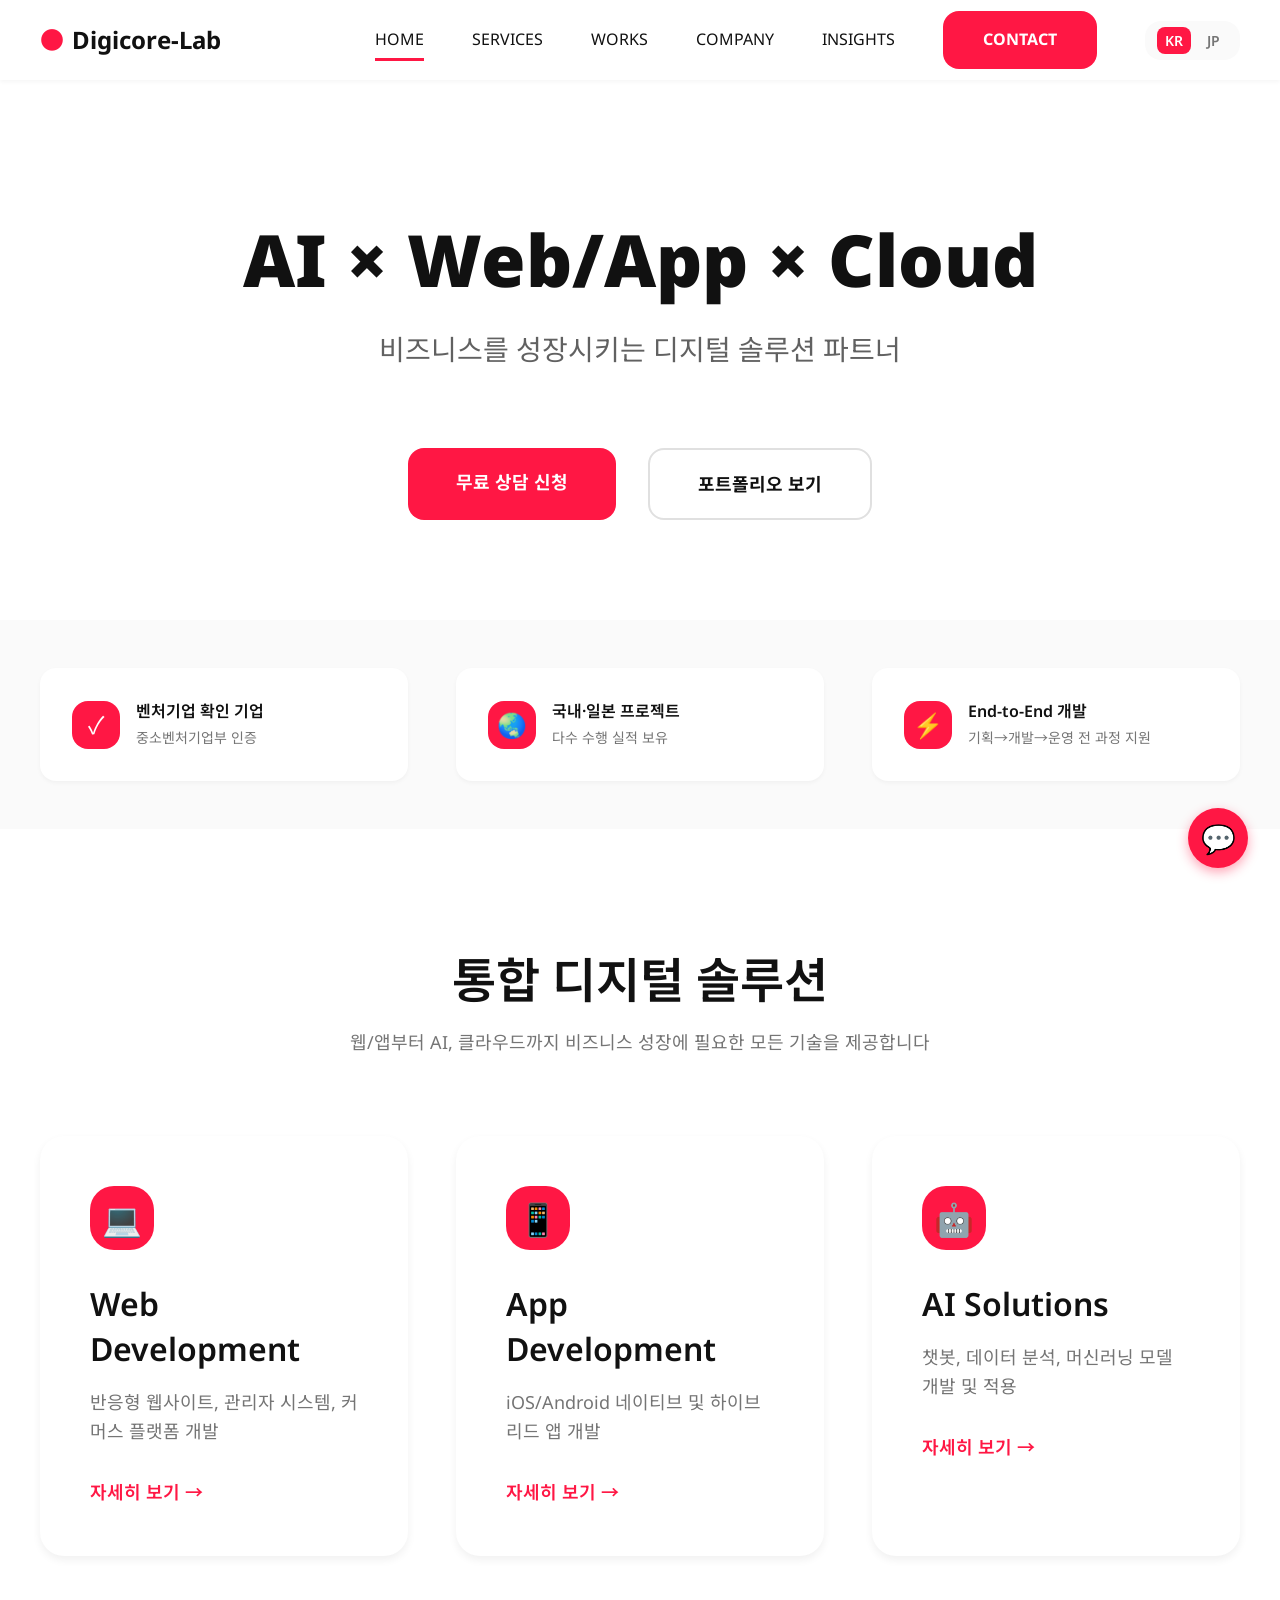
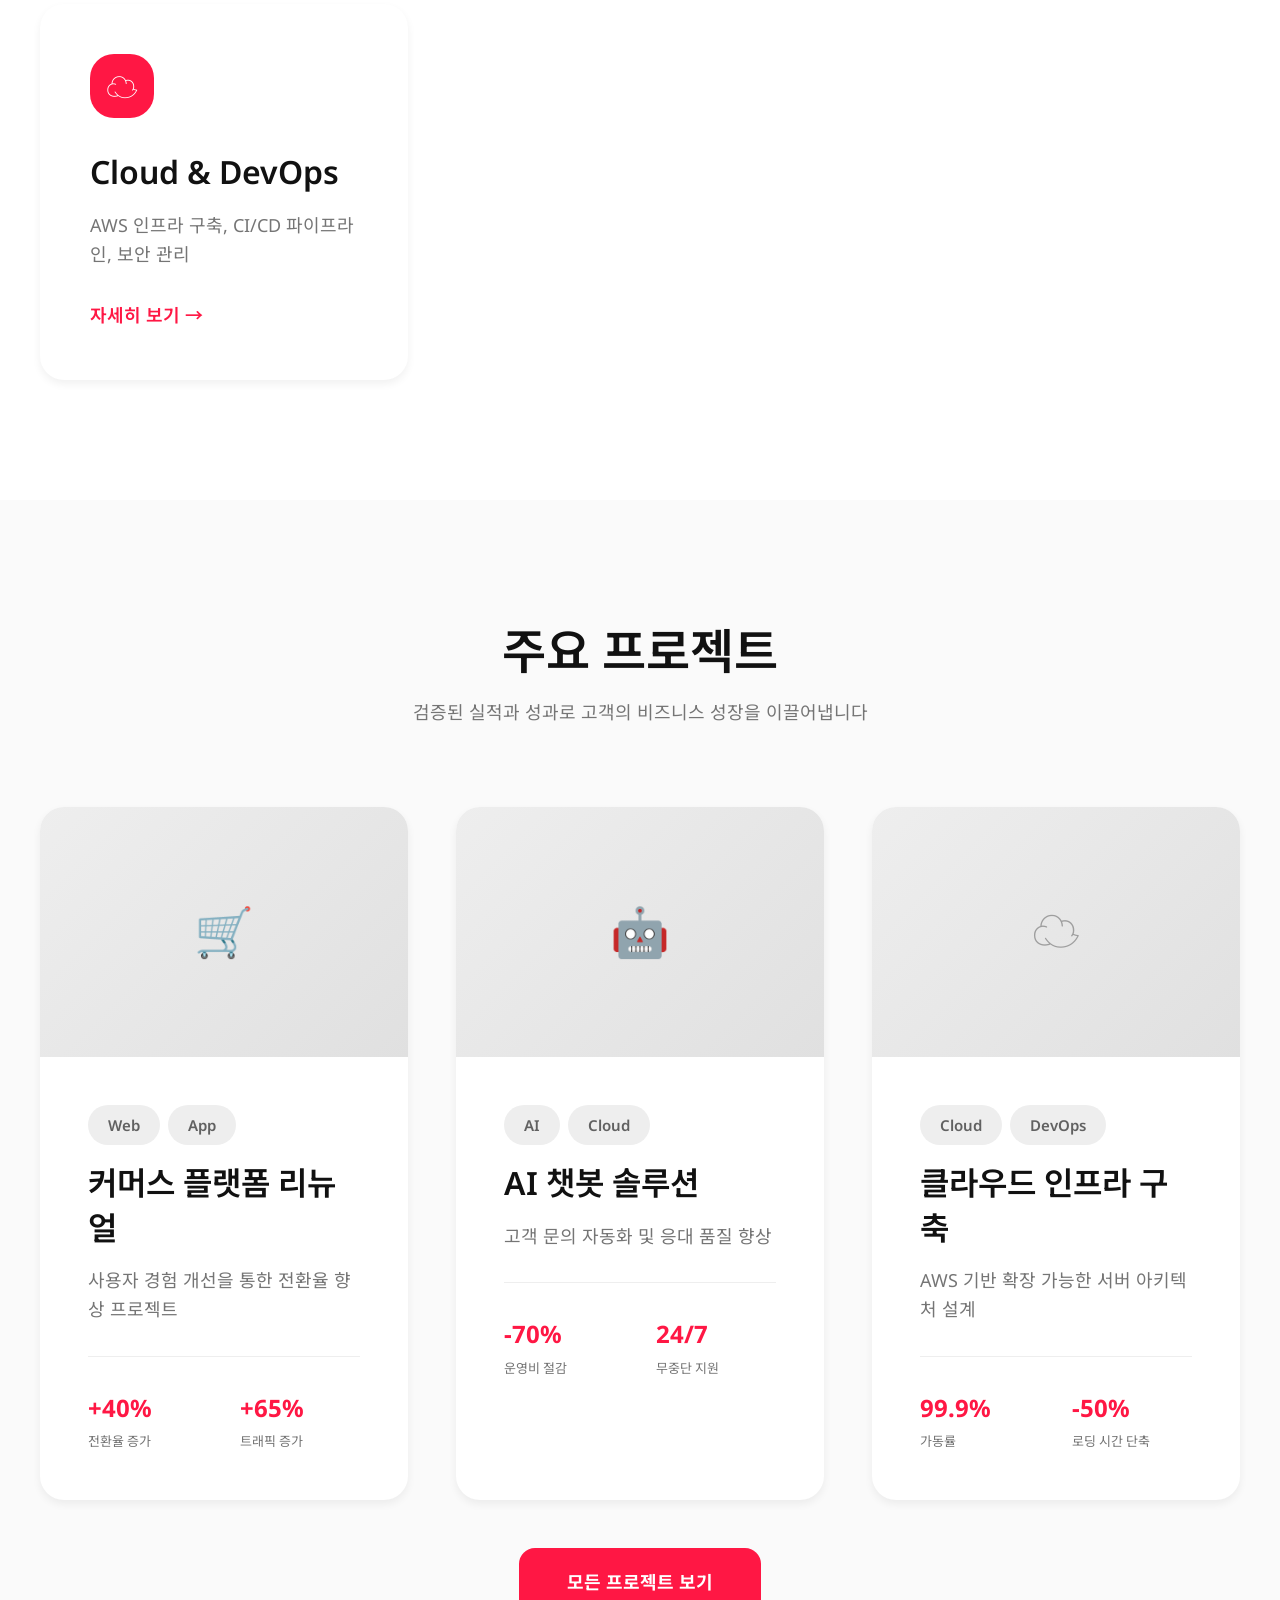
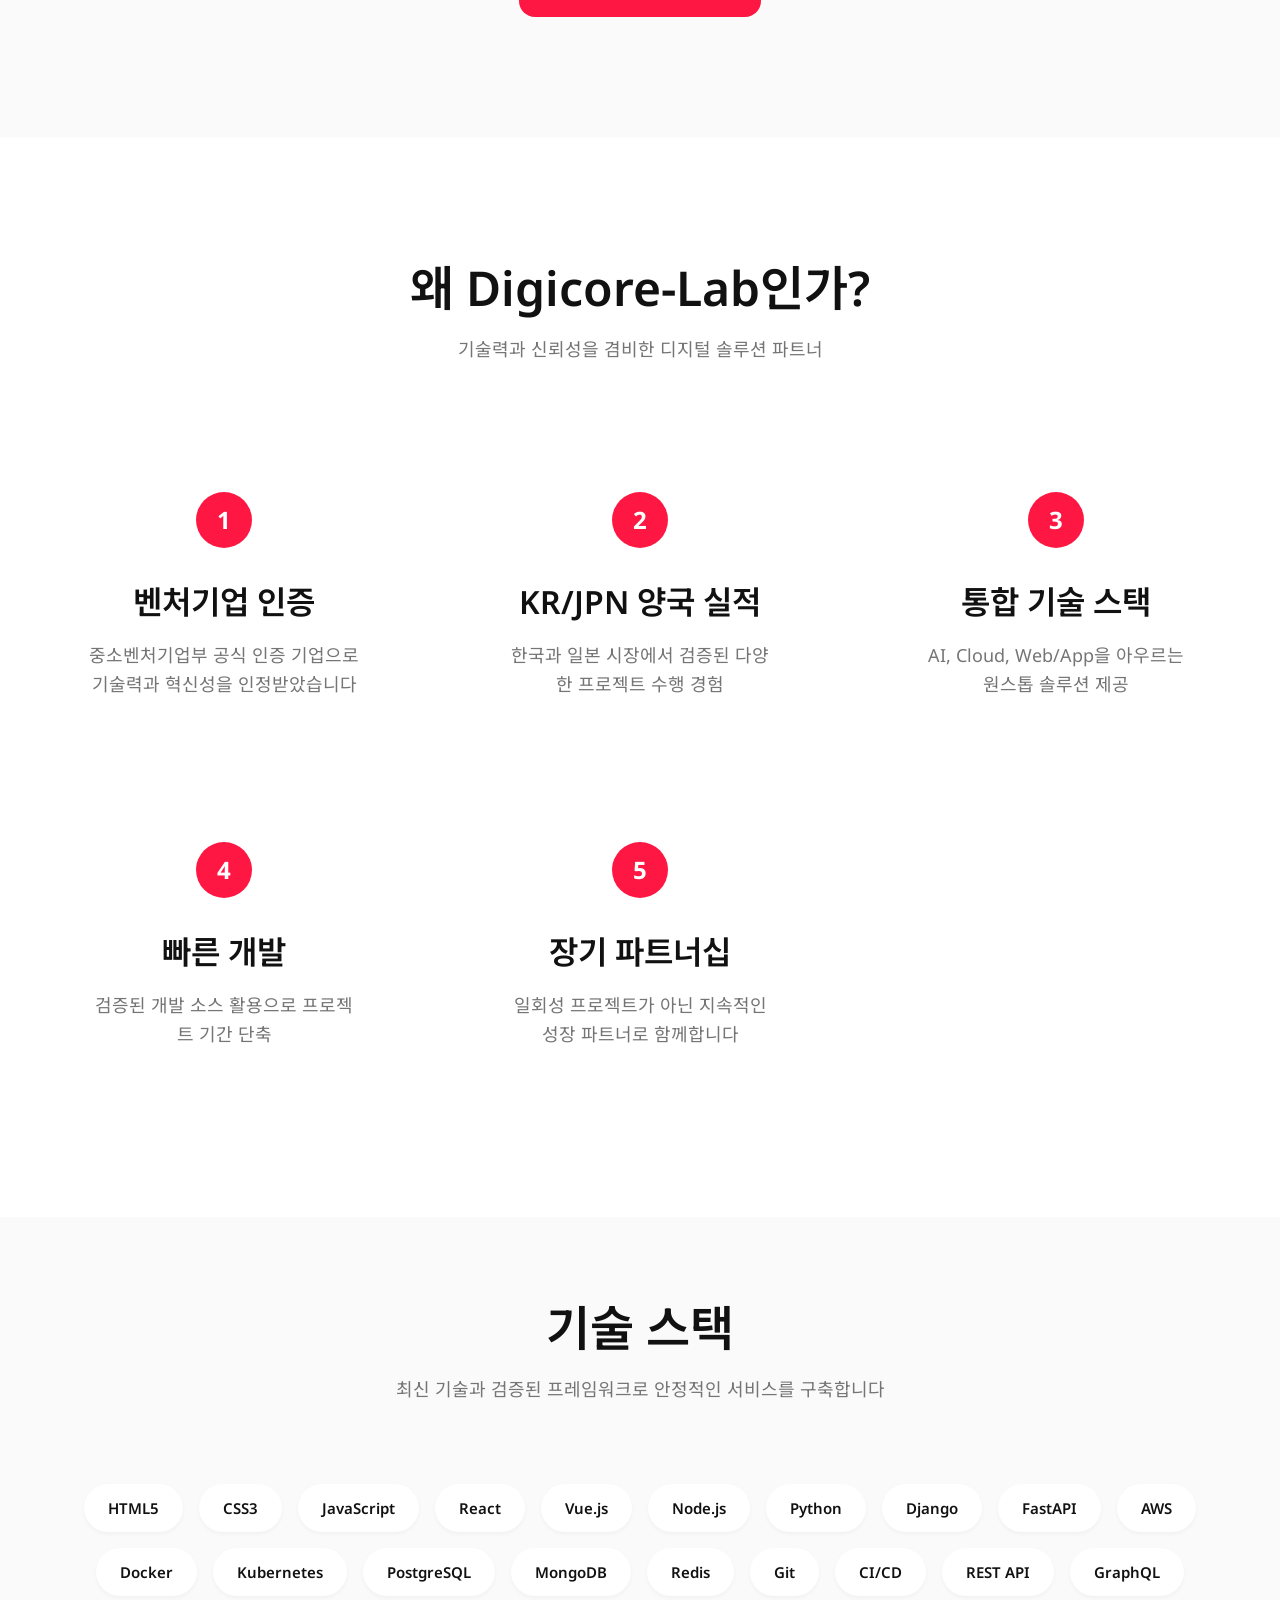
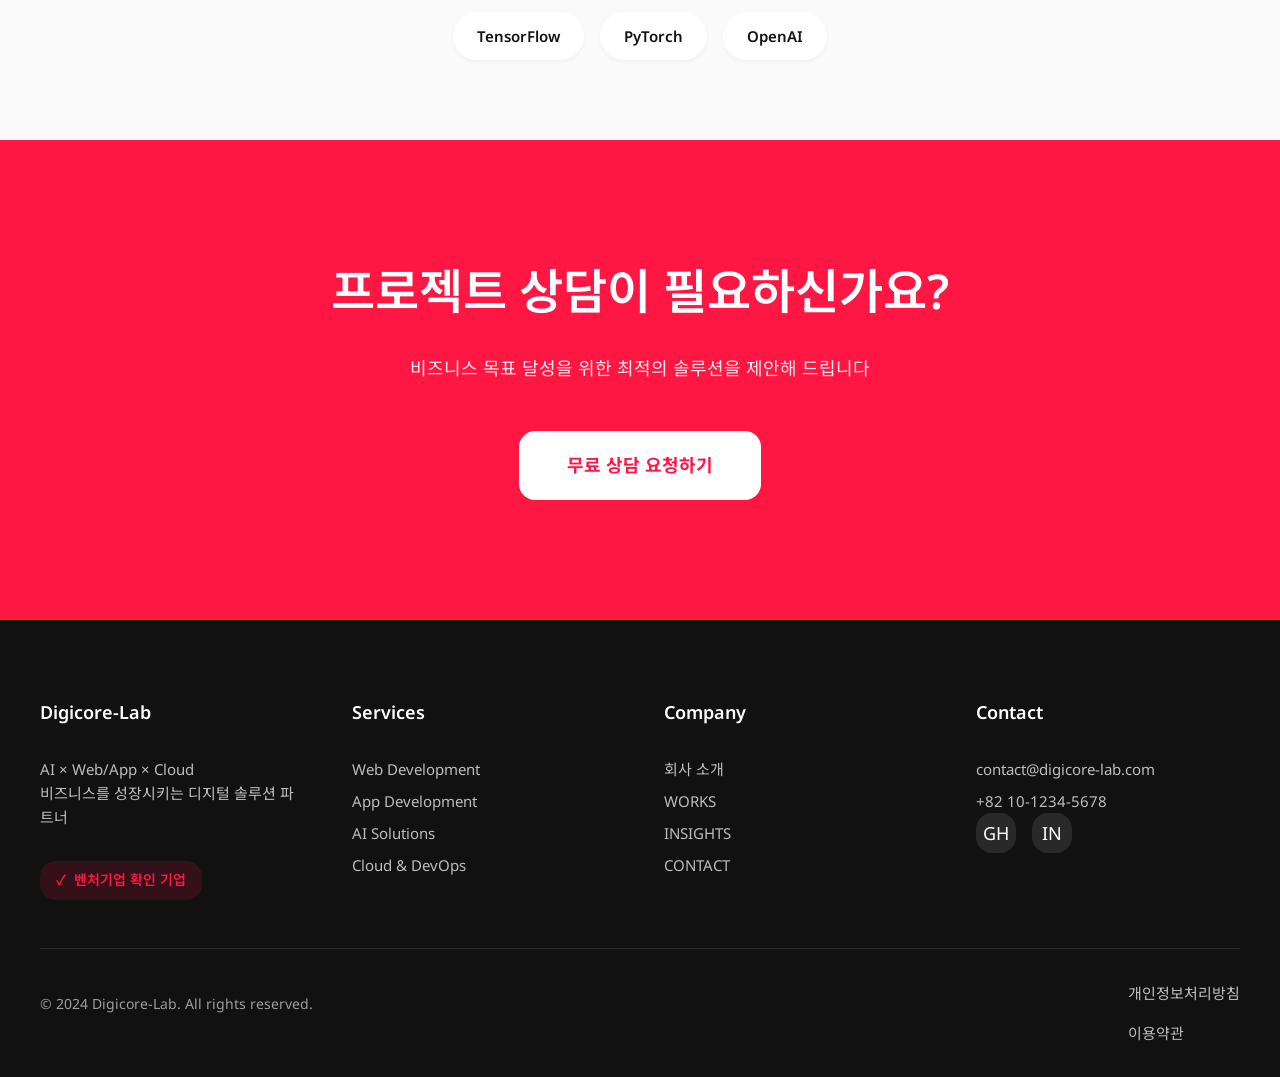
<file: index.html>
<!DOCTYPE html>
<html lang="ko">
<head>
  <meta charset="UTF-8">
  <meta name="viewport" content="width=device-width, initial-scale=1.0">
  <meta name="description" content="Digicore-Lab - AI × Web/App × Cloud 비즈니스를 성장시키는 디지털 솔루션 파트너. 중소벤처기업부 인증 벤처기업.">
  <meta name="keywords" content="웹개발, 앱개발, AI솔루션, 클라우드, DevOps, 마케팅, SEO, 벤처기업">
  <meta name="author" content="Digicore-Lab">

  <!-- Open Graph -->
  <meta property="og:type" content="website">
  <meta property="og:title" content="Digicore-Lab - AI × Web/App × Cloud">
  <meta property="og:description" content="비즈니스를 성장시키는 디지털 솔루션 파트너">
  <meta property="og:url" content="https://digicore-lab.com">

  <title>Digicore-Lab - AI × Web/App × Cloud 디지털 솔루션 파트너</title>

  <!-- Stylesheets -->
  <link rel="stylesheet" href="css/reset.css">
  <link rel="stylesheet" href="css/design-system.css">
  <link rel="stylesheet" href="css/common.css">
  <link rel="stylesheet" href="css/pages/home.css">
</head>
<body>
  <!-- Header -->
  <header class="header">
    <div class="header-container">
      <a href="./" class="logo">
        <span>●</span> Digicore-Lab
      </a>

      <nav class="nav">
        <div class="nav-links">
          <a href="./index.html" class="nav-link active" data-i18n="nav.home">HOME</a>
          <a href="./services/web-development.html" class="nav-link" data-i18n="nav.services">SERVICES</a>
          <a href="./works/" class="nav-link" data-i18n="nav.works">WORKS</a>
          <a href="./company/" class="nav-link" data-i18n="nav.company">COMPANY</a>
          <a href="./insights/" class="nav-link" data-i18n="nav.insights">INSIGHTS</a>
          <a href="./contact/" class="btn btn-primary" data-i18n="nav.contact">CONTACT</a>
        </div>

        <div class="nav-actions">
          <div class="lang-switcher">
            <button class="lang-btn active" data-lang="ko">KR</button>
            <button class="lang-btn" data-lang="jp">JP</button>
          </div>
        </div>
      </nav>

      <button class="mobile-menu-toggle" aria-label="메뉴 열기">
        <span></span>
        <span></span>
        <span></span>
      </button>
    </div>

    <!-- Mobile Navigation -->
    <nav class="mobile-nav">
      <div class="mobile-nav-links">
        <a href="./index.html" class="mobile-nav-link active" data-i18n="nav.home">HOME</a>
        <a href="./services/web-development.html" class="mobile-nav-link" data-i18n="nav.services">SERVICES</a>
        <a href="./works/" class="mobile-nav-link" data-i18n="nav.works">WORKS</a>
        <a href="./company/" class="mobile-nav-link" data-i18n="nav.company">COMPANY</a>
        <a href="./insights/" class="mobile-nav-link" data-i18n="nav.insights">INSIGHTS</a>
      </div>
      <div class="mobile-nav-actions">
        <div class="lang-switcher">
          <button class="lang-btn active" data-lang="ko">KR</button>
          <button class="lang-btn" data-lang="jp">JP</button>
        </div>
        <a href="./contact/" class="btn btn-primary btn-large" data-i18n="nav.contact" style="width: 100%;">CONTACT</a>
      </div>
    </nav>
  </header>

  <!-- Main Content -->
  <main class="page-content">
    <!-- Hero Section -->
    <section class="hero">
      <div class="container">
        <div class="hero-content">
          <h1 data-i18n="hero.title">AI × Web/App × Cloud</h1>
          <h2 data-i18n="hero.subtitle">비즈니스를 성장시키는 디지털 솔루션 파트너</h2>
          <div class="hero-actions">
            <a href="./contact/" class="btn btn-primary btn-large" data-i18n="hero.cta1">무료 상담 신청</a>
            <a href="./works/" class="btn btn-secondary btn-large" data-i18n="hero.cta2">포트폴리오 보기</a>
          </div>
        </div>
      </div>
    </section>

    <!-- Trust Bar -->
    <section class="trust-bar">
      <div class="container">
        <div class="trust-items">
          <div class="trust-item">
            <div class="trust-icon">✓</div>
            <div class="trust-content">
              <h3 data-i18n="trust.venture.title">벤처기업 확인 기업</h3>
              <p data-i18n="trust.venture.desc">중소벤처기업부 인증</p>
            </div>
          </div>
          <div class="trust-item">
            <div class="trust-icon">🌏</div>
            <div class="trust-content">
              <h3 data-i18n="trust.global.title">국내·일본 프로젝트</h3>
              <p data-i18n="trust.global.desc">다수 수행 실적 보유</p>
            </div>
          </div>
          <div class="trust-item">
            <div class="trust-icon">⚡</div>
            <div class="trust-content">
              <h3 data-i18n="trust.endtoend.title">End-to-End 개발</h3>
              <p data-i18n="trust.endtoend.desc">기획→개발→운영 전 과정 지원</p>
            </div>
          </div>
        </div>
      </div>
    </section>

    <!-- Services Overview -->
    <section class="services-overview">
      <div class="container">
        <div class="section-header">
          <h2 data-i18n="services.title">통합 디지털 솔루션</h2>
          <p data-i18n="services.desc">웹/앱부터 AI, 클라우드까지 비즈니스 성장에 필요한 모든 기술을 제공합니다</p>
        </div>

        <div class="services-grid">
          <div class="service-card">
            <div class="service-icon">💻</div>
            <h3 data-i18n="services.web.title">Web Development</h3>
            <p data-i18n="services.web.desc">반응형 웹사이트, 관리자 시스템, 커머스 플랫폼 개발</p>
            <a href="./services/web-development.html" class="service-link" data-i18n="services.learn_more">
              자세히 보기 →
            </a>
          </div>

          <div class="service-card">
            <div class="service-icon">📱</div>
            <h3 data-i18n="services.app.title">App Development</h3>
            <p data-i18n="services.app.desc">iOS/Android 네이티브 및 하이브리드 앱 개발</p>
            <a href="./services/app-development.html" class="service-link" data-i18n="services.learn_more">
              자세히 보기 →
            </a>
          </div>

          <div class="service-card">
            <div class="service-icon">🤖</div>
            <h3 data-i18n="services.ai.title">AI Solutions</h3>
            <p data-i18n="services.ai.desc">챗봇, 데이터 분석, 머신러닝 모델 개발 및 적용</p>
            <a href="./services/ai-solutions.html" class="service-link" data-i18n="services.learn_more">
              자세히 보기 →
            </a>
          </div>

          <div class="service-card">
            <div class="service-icon">☁️</div>
            <h3 data-i18n="services.cloud.title">Cloud & DevOps</h3>
            <p data-i18n="services.cloud.desc">AWS 인프라 구축, CI/CD 파이프라인, 보안 관리</p>
            <a href="./services/cloud-devops.html" class="service-link" data-i18n="services.learn_more">
              자세히 보기 →
            </a>
          </div>
        </div>
      </div>
    </section>

    <!-- Portfolio Highlight -->
    <section class="portfolio-highlight">
      <div class="container">
        <div class="section-header">
          <h2 data-i18n="portfolio.title">주요 프로젝트</h2>
          <p data-i18n="portfolio.desc">검증된 실적과 성과로 고객의 비즈니스 성장을 이끌어냅니다</p>
        </div>

        <div class="portfolio-grid">
          <div class="portfolio-card">
            <div class="portfolio-image">🛒</div>
            <div class="portfolio-content">
              <div class="portfolio-meta">
                <span class="badge badge-info">Web</span>
                <span class="badge badge-info">App</span>
              </div>
              <h3 data-i18n="portfolio.project1.title">커머스 플랫폼 리뉴얼</h3>
              <p data-i18n="portfolio.project1.desc">사용자 경험 개선을 통한 전환율 향상 프로젝트</p>
              <div class="portfolio-stats">
                <div class="stat">
                  <span class="stat-value">+40%</span>
                  <span class="stat-label" data-i18n="portfolio.stats.conversion">전환율 증가</span>
                </div>
                <div class="stat">
                  <span class="stat-value">+65%</span>
                  <span class="stat-label" data-i18n="portfolio.stats.traffic">트래픽 증가</span>
                </div>
              </div>
            </div>
          </div>

          <div class="portfolio-card">
            <div class="portfolio-image">🤖</div>
            <div class="portfolio-content">
              <div class="portfolio-meta">
                <span class="badge badge-info">AI</span>
                <span class="badge badge-info">Cloud</span>
              </div>
              <h3 data-i18n="portfolio.project2.title">AI 챗봇 솔루션</h3>
              <p data-i18n="portfolio.project2.desc">고객 문의 자동화 및 응대 품질 향상</p>
              <div class="portfolio-stats">
                <div class="stat">
                  <span class="stat-value">-70%</span>
                  <span class="stat-label" data-i18n="portfolio.stats.cost">운영비 절감</span>
                </div>
                <div class="stat">
                  <span class="stat-value">24/7</span>
                  <span class="stat-label" data-i18n="portfolio.stats.support">무중단 지원</span>
                </div>
              </div>
            </div>
          </div>

          <div class="portfolio-card">
            <div class="portfolio-image">☁️</div>
            <div class="portfolio-content">
              <div class="portfolio-meta">
                <span class="badge badge-info">Cloud</span>
                <span class="badge badge-info">DevOps</span>
              </div>
              <h3 data-i18n="portfolio.project3.title">클라우드 인프라 구축</h3>
              <p data-i18n="portfolio.project3.desc">AWS 기반 확장 가능한 서버 아키텍처 설계</p>
              <div class="portfolio-stats">
                <div class="stat">
                  <span class="stat-value">99.9%</span>
                  <span class="stat-label" data-i18n="portfolio.stats.uptime">가동률</span>
                </div>
                <div class="stat">
                  <span class="stat-value">-50%</span>
                  <span class="stat-label" data-i18n="portfolio.stats.loadtime">로딩 시간 단축</span>
                </div>
              </div>
            </div>
          </div>
        </div>

        <div class="text-center mt-lg">
          <a href="./works/" class="btn btn-primary btn-large" data-i18n="portfolio.view_all">
            모든 프로젝트 보기
          </a>
        </div>
      </div>
    </section>

    <!-- Why Digicore-Lab -->
    <section class="why-digicore">
      <div class="container">
        <div class="section-header">
          <h2 data-i18n="why.title">왜 Digicore-Lab인가?</h2>
          <p data-i18n="why.desc">기술력과 신뢰성을 겸비한 디지털 솔루션 파트너</p>
        </div>

        <div class="why-grid">
          <div class="why-item">
            <div class="why-number">1</div>
            <h3 data-i18n="why.item1.title">벤처기업 인증</h3>
            <p data-i18n="why.item1.desc">중소벤처기업부 공식 인증 기업으로 기술력과 혁신성을 인정받았습니다</p>
          </div>

          <div class="why-item">
            <div class="why-number">2</div>
            <h3 data-i18n="why.item2.title">KR/JPN 양국 실적</h3>
            <p data-i18n="why.item2.desc">한국과 일본 시장에서 검증된 다양한 프로젝트 수행 경험</p>
          </div>

          <div class="why-item">
            <div class="why-number">3</div>
            <h3 data-i18n="why.item3.title">통합 기술 스택</h3>
            <p data-i18n="why.item3.desc">AI, Cloud, Web/App을 아우르는 원스톱 솔루션 제공</p>
          </div>

          <div class="why-item">
            <div class="why-number">4</div>
            <h3 data-i18n="why.item4.title">빠른 개발</h3>
            <p data-i18n="why.item4.desc">검증된 개발 소스 활용으로 프로젝트 기간 단축</p>
          </div>

          <div class="why-item">
            <div class="why-number">5</div>
            <h3 data-i18n="why.item5.title">장기 파트너십</h3>
            <p data-i18n="why.item5.desc">일회성 프로젝트가 아닌 지속적인 성장 파트너로 함께합니다</p>
          </div>
        </div>
      </div>
    </section>

    <!-- Tech Stack -->
    <section class="tech-stack">
      <div class="container">
        <div class="section-header">
          <h2 data-i18n="tech.title">기술 스택</h2>
          <p data-i18n="tech.desc">최신 기술과 검증된 프레임워크로 안정적인 서비스를 구축합니다</p>
        </div>

        <div class="tech-grid">
          <span class="tech-tag">HTML5</span>
          <span class="tech-tag">CSS3</span>
          <span class="tech-tag">JavaScript</span>
          <span class="tech-tag">React</span>
          <span class="tech-tag">Vue.js</span>
          <span class="tech-tag">Node.js</span>
          <span class="tech-tag">Python</span>
          <span class="tech-tag">Django</span>
          <span class="tech-tag">FastAPI</span>
          <span class="tech-tag">AWS</span>
          <span class="tech-tag">Docker</span>
          <span class="tech-tag">Kubernetes</span>
          <span class="tech-tag">PostgreSQL</span>
          <span class="tech-tag">MongoDB</span>
          <span class="tech-tag">Redis</span>
          <span class="tech-tag">Git</span>
          <span class="tech-tag">CI/CD</span>
          <span class="tech-tag">REST API</span>
          <span class="tech-tag">GraphQL</span>
          <span class="tech-tag">TensorFlow</span>
          <span class="tech-tag">PyTorch</span>
          <span class="tech-tag">OpenAI</span>
        </div>
      </div>
    </section>

    <!-- CTA Section -->
    <section class="cta-section">
      <div class="container">
        <h2 data-i18n="cta.title">프로젝트 상담이 필요하신가요?</h2>
        <p data-i18n="cta.desc">비즈니스 목표 달성을 위한 최적의 솔루션을 제안해 드립니다</p>
        <a href="./contact/" class="btn btn-primary btn-large" data-i18n="cta.button">무료 상담 요청하기</a>
      </div>
    </section>
  </main>

  <!-- Footer -->
  <footer class="footer">
    <div class="footer-container">
      <div class="footer-content">
        <div class="footer-section">
          <h3>Digicore-Lab</h3>
          <p class="footer-description" data-i18n="footer.description">
            AI × Web/App × Cloud<br>
            비즈니스를 성장시키는 디지털 솔루션 파트너
          </p>
          <div class="footer-venture">
            <span>✓</span>
            <span data-i18n="footer.venture">벤처기업 확인 기업</span>
          </div>
        </div>

        <div class="footer-section">
          <h3 data-i18n="footer.services.title">Services</h3>
          <div class="footer-links">
            <a href="./services/web-development.html" class="footer-link" data-i18n="services.web.title">Web Development</a>
            <a href="./services/app-development.html" class="footer-link" data-i18n="services.app.title">App Development</a>
            <a href="./services/ai-solutions.html" class="footer-link" data-i18n="services.ai.title">AI Solutions</a>
            <a href="./services/cloud-devops.html" class="footer-link" data-i18n="services.cloud.title">Cloud & DevOps</a>
          </div>
        </div>

        <div class="footer-section">
          <h3 data-i18n="footer.company.title">Company</h3>
          <div class="footer-links">
            <a href="./company/" class="footer-link" data-i18n="footer.company.about">회사 소개</a>
            <a href="./works/" class="footer-link" data-i18n="nav.works">프로젝트</a>
            <a href="./insights/" class="footer-link" data-i18n="nav.insights">인사이트</a>
            <a href="./contact/" class="footer-link" data-i18n="nav.contact">문의하기</a>
          </div>
        </div>

        <div class="footer-section">
          <h3 data-i18n="footer.contact.title">Contact</h3>
          <div class="footer-links">
            <a href="mailto:contact@digicore-lab.com" class="footer-link">contact@digicore-lab.com</a>
            <a href="tel:+821012345678" class="footer-link">+82 10-1234-5678</a>
          </div>
          <div class="footer-social">
            <a href="#" class="social-link" aria-label="GitHub">GH</a>
            <a href="#" class="social-link" aria-label="LinkedIn">IN</a>
          </div>
        </div>
      </div>

      <div class="footer-bottom">
        <p class="footer-copyright">
          &copy; 2024 Digicore-Lab. All rights reserved.
        </p>
        <div class="footer-links" style="display: flex; gap: 16px;">
          <a href="#" class="footer-link" data-i18n="footer.privacy">개인정보처리방침</a>
          <a href="#" class="footer-link" data-i18n="footer.terms">이용약관</a>
        </div>
      </div>
    </div>
  </footer>

  <!-- Floating Chat Button -->
  <a href="./contact/" class="floating-chat" aria-label="Contact Us">
    💬
  </a>

  <!-- Scripts -->
  <script src="js/common.js"></script>
  <script src="js/i18n.js"></script>
</body>
</html>
</file>
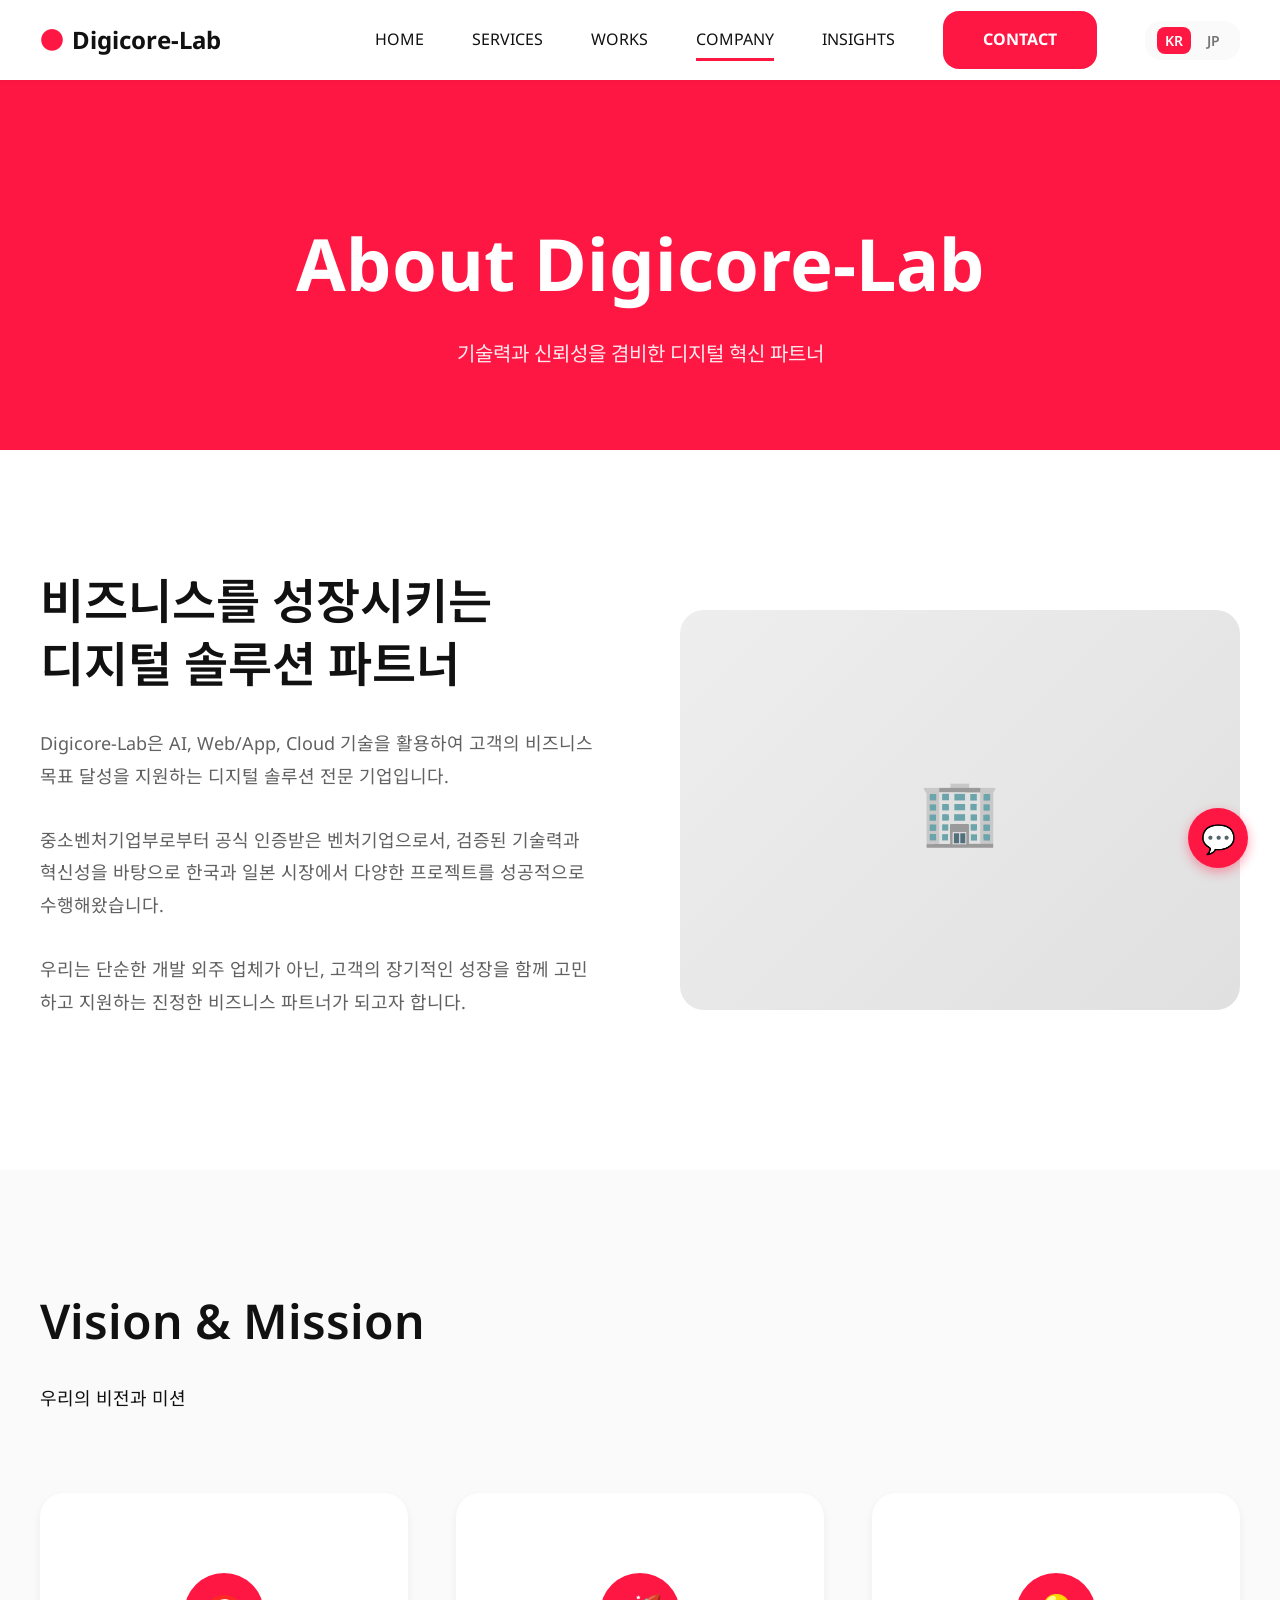
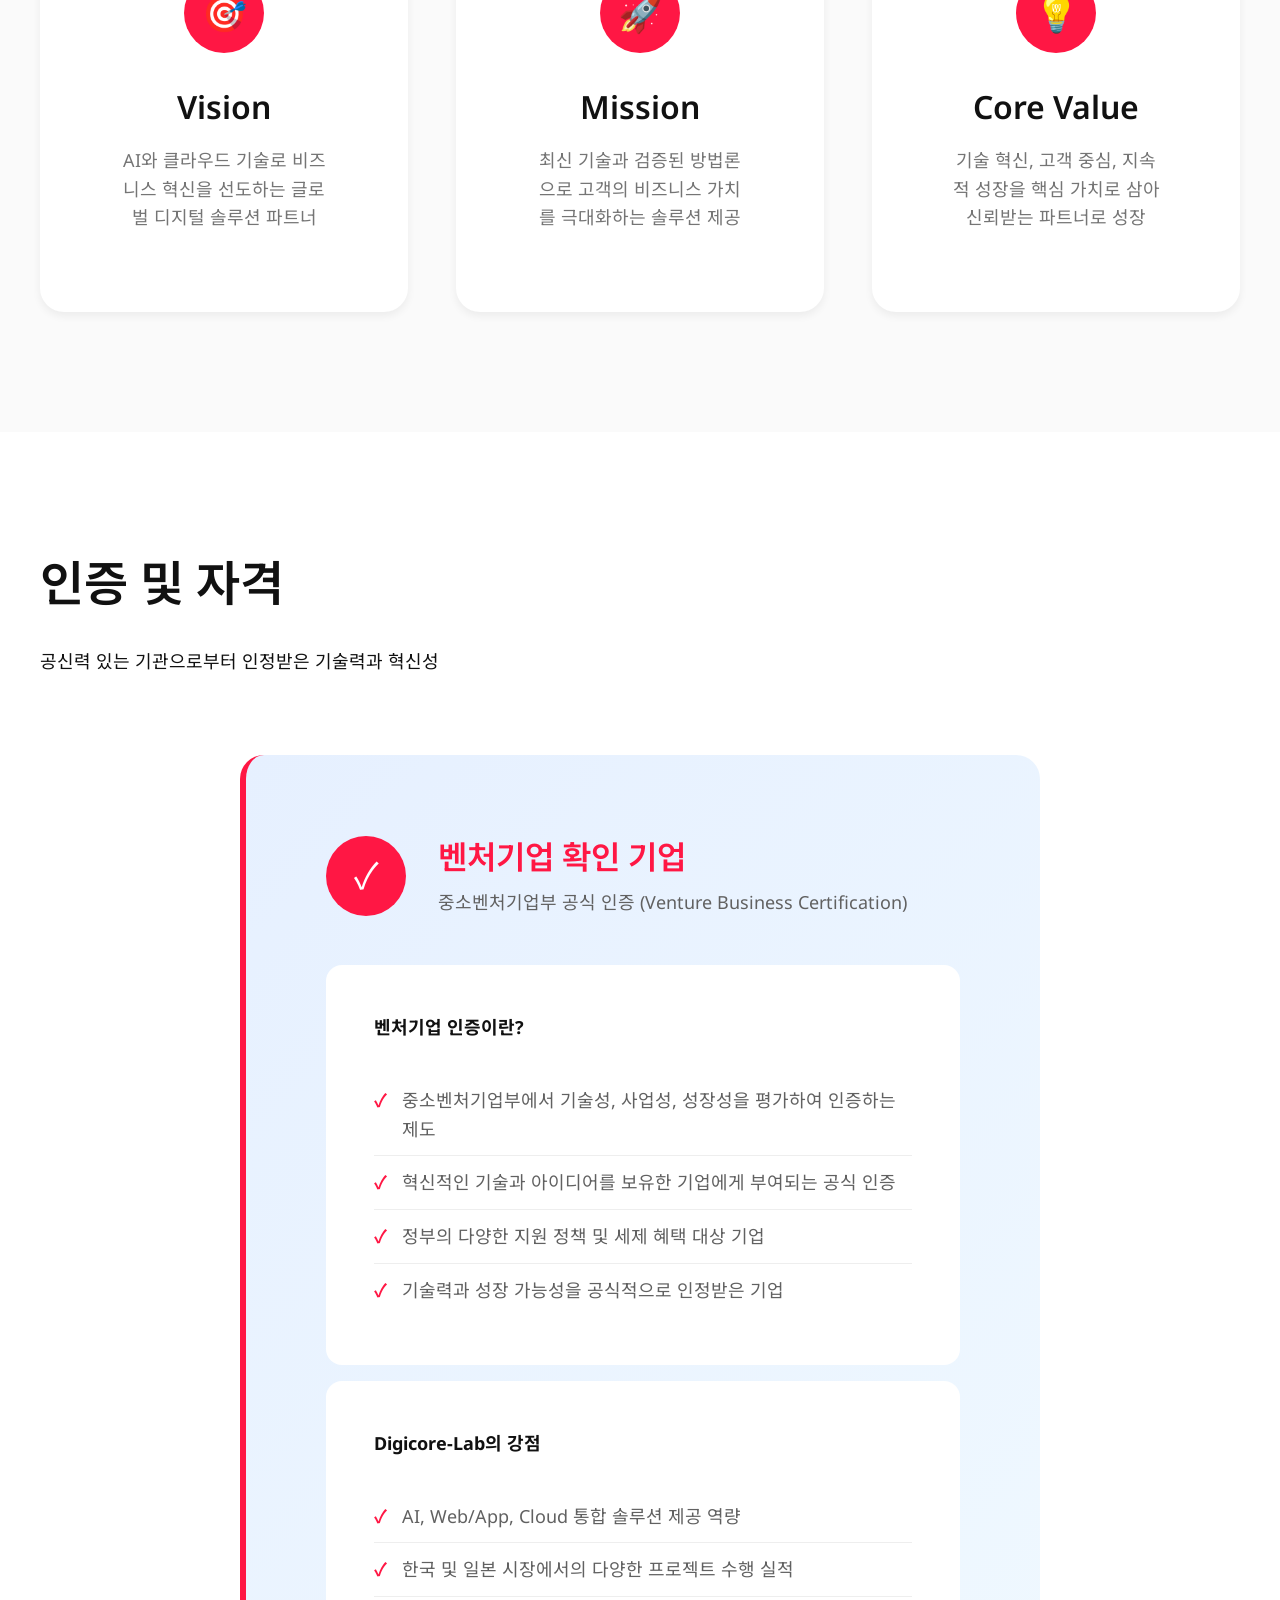
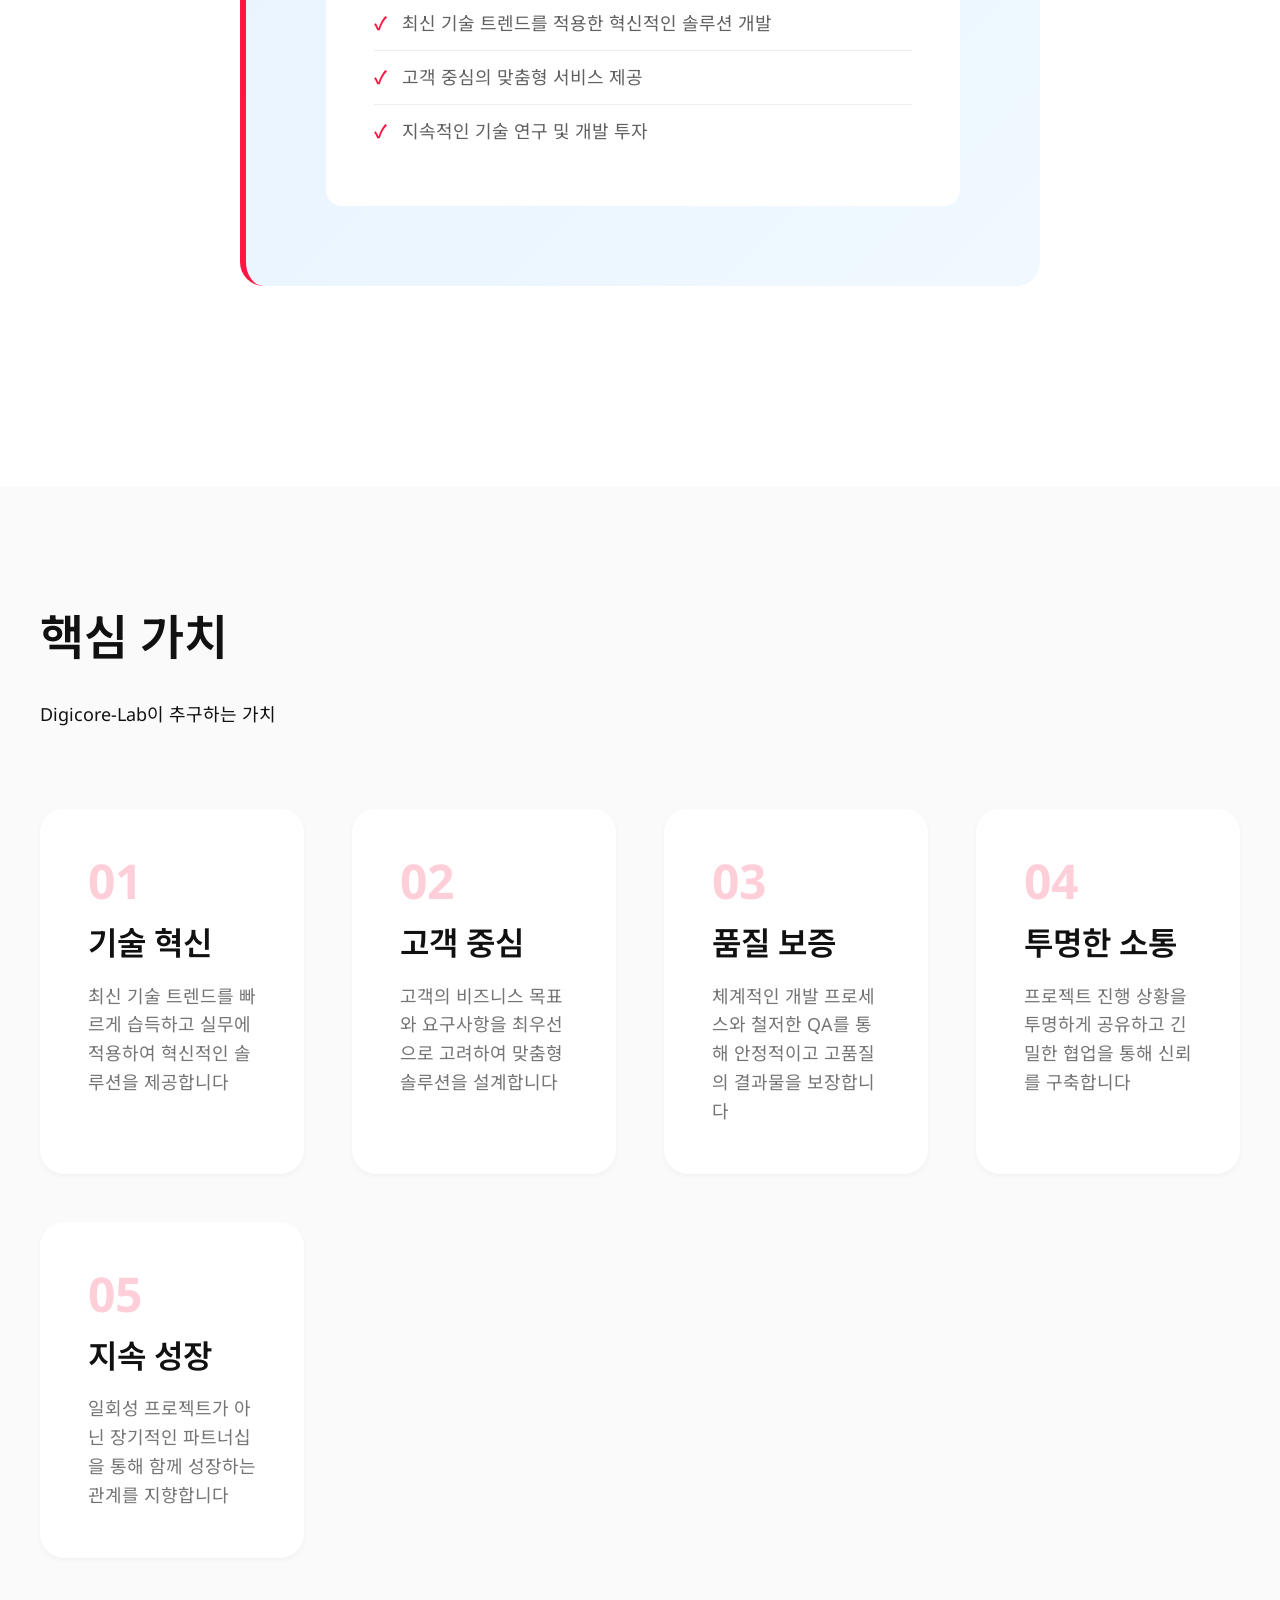
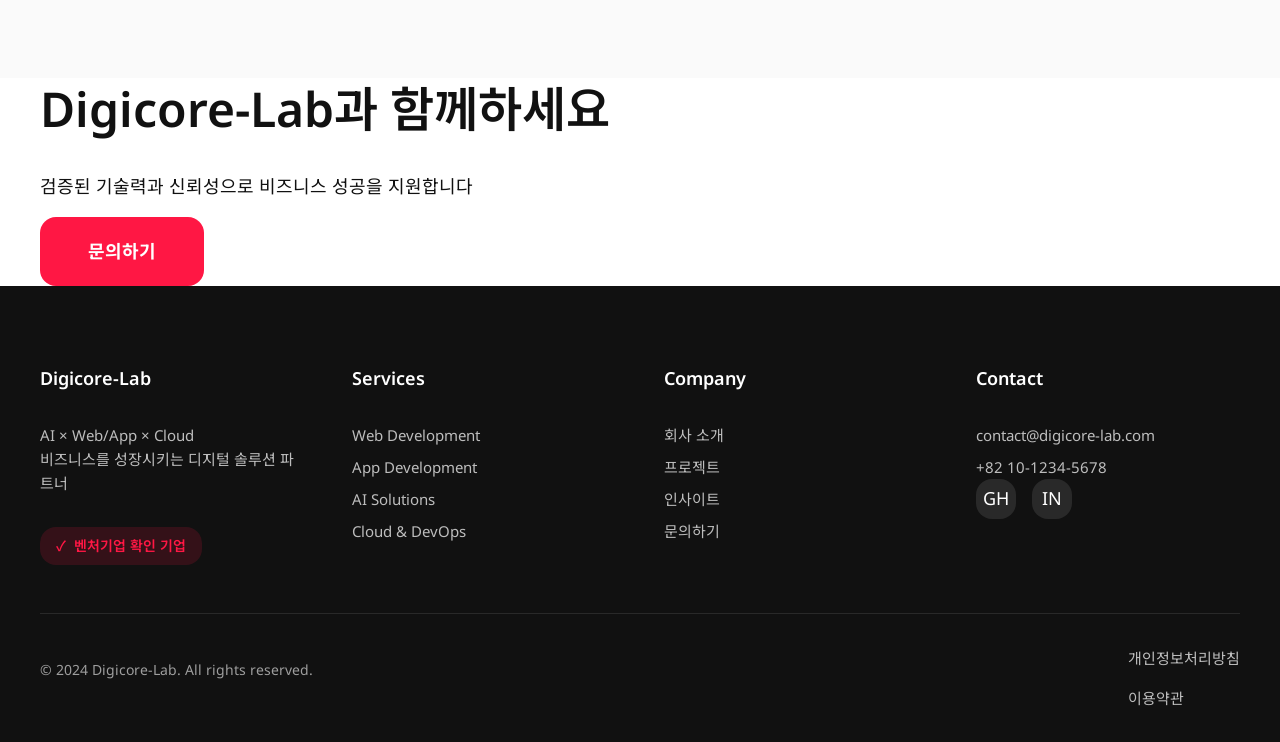
<file: company/index.html>
<!DOCTYPE html>
<html lang="ko">
<head>
  <meta charset="UTF-8">
  <meta name="viewport" content="width=device-width, initial-scale=1.0">
  <meta name="description" content="Digicore-Lab 회사 소개 - 중소벤처기업부 인증 벤처기업">
  <title>회사 소개 - Digicore-Lab</title>
  <link rel="stylesheet" href="../css/reset.css">
  <link rel="stylesheet" href="../css/design-system.css">
  <link rel="stylesheet" href="../css/common.css">
  <link rel="stylesheet" href="../css/pages/company.css">
</head>
<body>
  <header class="header">
    <div class="header-container">
      <a href="../" class="logo"><span>●</span> Digicore-Lab</a>
      <nav class="nav">
        <div class="nav-links">
          <a href="../" class="nav-link">HOME</a>
          <a href="../services/web-development.html" class="nav-link">SERVICES</a>
          <a href="../works/" class="nav-link">WORKS</a>
          <a href="./" class="nav-link active">COMPANY</a>
          <a href="../insights/" class="nav-link">INSIGHTS</a>
          <a href="../contact/" class="btn btn-primary">CONTACT</a>
        </div>
        <div class="nav-actions">
          <div class="lang-switcher">
            <button class="lang-btn active" data-lang="ko">KR</button>
            <button class="lang-btn" data-lang="jp">JP</button>
          </div>
        </div>
      </nav>
      <button class="mobile-menu-toggle" aria-label="메뉴 열기">
        <span></span><span></span><span></span>
      </button>
    </div>
    <nav class="mobile-nav">
      <div class="mobile-nav-links">
        <a href="../" class="mobile-nav-link">HOME</a>
        <a href="../services/web-development.html" class="mobile-nav-link">SERVICES</a>
        <a href="../works/" class="mobile-nav-link">WORKS</a>
        <a href="./" class="mobile-nav-link active">COMPANY</a>
        <a href="../insights/" class="mobile-nav-link">INSIGHTS</a>
      </div>
      <div class="mobile-nav-actions">
        <div class="lang-switcher">
          <button class="lang-btn active" data-lang="ko">KR</button>
          <button class="lang-btn" data-lang="jp">JP</button>
        </div>
        <a href="../contact/" class="btn btn-primary btn-large" style="width: 100%;">CONTACT</a>
      </div>
    </nav>
  </header>

  <main class="page-content">
    <section class="company-hero">
      <div class="container">
        <h1>About Digicore-Lab</h1>
        <p>기술력과 신뢰성을 겸비한 디지털 혁신 파트너</p>
      </div>
    </section>

    <section class="intro-section">
      <div class="container">
        <div class="intro-content">
          <div class="intro-text">
            <h2>비즈니스를 성장시키는<br>디지털 솔루션 파트너</h2>
            <p>
              Digicore-Lab은 AI, Web/App, Cloud 기술을 활용하여
              고객의 비즈니스 목표 달성을 지원하는 디지털 솔루션 전문 기업입니다.
            </p>
            <p>
              중소벤처기업부로부터 공식 인증받은 벤처기업으로서,
              검증된 기술력과 혁신성을 바탕으로 한국과 일본 시장에서
              다양한 프로젝트를 성공적으로 수행해왔습니다.
            </p>
            <p>
              우리는 단순한 개발 외주 업체가 아닌,
              고객의 장기적인 성장을 함께 고민하고 지원하는
              진정한 비즈니스 파트너가 되고자 합니다.
            </p>
          </div>
          <div class="intro-image">🏢</div>
        </div>
      </div>
    </section>

    <section class="vision-section">
      <div class="container">
        <div class="section-header">
          <h2>Vision & Mission</h2>
          <p>우리의 비전과 미션</p>
        </div>
        <div class="vision-grid">
          <div class="vision-card">
            <div class="vision-icon">🎯</div>
            <h3>Vision</h3>
            <p>AI와 클라우드 기술로 비즈니스 혁신을 선도하는 글로벌 디지털 솔루션 파트너</p>
          </div>
          <div class="vision-card">
            <div class="vision-icon">🚀</div>
            <h3>Mission</h3>
            <p>최신 기술과 검증된 방법론으로 고객의 비즈니스 가치를 극대화하는 솔루션 제공</p>
          </div>
          <div class="vision-card">
            <div class="vision-icon">💡</div>
            <h3>Core Value</h3>
            <p>기술 혁신, 고객 중심, 지속적 성장을 핵심 가치로 삼아 신뢰받는 파트너로 성장</p>
          </div>
        </div>
      </div>
    </section>

    <section class="certification-section">
      <div class="container">
        <div class="section-header">
          <h2>인증 및 자격</h2>
          <p>공신력 있는 기관으로부터 인정받은 기술력과 혁신성</p>
        </div>

        <div class="cert-highlight">
          <div class="cert-badge">
            <div class="cert-icon">✓</div>
            <div class="cert-info">
              <h3>벤처기업 확인 기업</h3>
              <p>중소벤처기업부 공식 인증 (Venture Business Certification)</p>
            </div>
          </div>

          <div class="cert-details">
            <h4>벤처기업 인증이란?</h4>
            <ul>
              <li>중소벤처기업부에서 기술성, 사업성, 성장성을 평가하여 인증하는 제도</li>
              <li>혁신적인 기술과 아이디어를 보유한 기업에게 부여되는 공식 인증</li>
              <li>정부의 다양한 지원 정책 및 세제 혜택 대상 기업</li>
              <li>기술력과 성장 가능성을 공식적으로 인정받은 기업</li>
            </ul>
          </div>

          <div class="cert-details" style="margin-top: 16px;">
            <h4>Digicore-Lab의 강점</h4>
            <ul>
              <li>AI, Web/App, Cloud 통합 솔루션 제공 역량</li>
              <li>한국 및 일본 시장에서의 다양한 프로젝트 수행 실적</li>
              <li>최신 기술 트렌드를 적용한 혁신적인 솔루션 개발</li>
              <li>고객 중심의 맞춤형 서비스 제공</li>
              <li>지속적인 기술 연구 및 개발 투자</li>
            </ul>
          </div>
        </div>
      </div>
    </section>

    <section class="values-section">
      <div class="container">
        <div class="section-header">
          <h2>핵심 가치</h2>
          <p>Digicore-Lab이 추구하는 가치</p>
        </div>
        <div class="values-grid">
          <div class="value-item">
            <div class="value-number">01</div>
            <h3>기술 혁신</h3>
            <p>최신 기술 트렌드를 빠르게 습득하고 실무에 적용하여 혁신적인 솔루션을 제공합니다</p>
          </div>
          <div class="value-item">
            <div class="value-number">02</div>
            <h3>고객 중심</h3>
            <p>고객의 비즈니스 목표와 요구사항을 최우선으로 고려하여 맞춤형 솔루션을 설계합니다</p>
          </div>
          <div class="value-item">
            <div class="value-number">03</div>
            <h3>품질 보증</h3>
            <p>체계적인 개발 프로세스와 철저한 QA를 통해 안정적이고 고품질의 결과물을 보장합니다</p>
          </div>
          <div class="value-item">
            <div class="value-number">04</div>
            <h3>투명한 소통</h3>
            <p>프로젝트 진행 상황을 투명하게 공유하고 긴밀한 협업을 통해 신뢰를 구축합니다</p>
          </div>
          <div class="value-item">
            <div class="value-number">05</div>
            <h3>지속 성장</h3>
            <p>일회성 프로젝트가 아닌 장기적인 파트너십을 통해 함께 성장하는 관계를 지향합니다</p>
          </div>
        </div>
      </div>
    </section>

    <section class="cta-section">
      <div class="container">
        <h2>Digicore-Lab과 함께하세요</h2>
        <p>검증된 기술력과 신뢰성으로 비즈니스 성공을 지원합니다</p>
        <a href="../contact/" class="btn btn-primary btn-large">문의하기</a>
      </div>
    </section>
  </main>

  <footer class="footer">
    <div class="footer-container">
      <div class="footer-content">
        <div class="footer-section">
          <h3>Digicore-Lab</h3>
          <p class="footer-description">AI × Web/App × Cloud<br>비즈니스를 성장시키는 디지털 솔루션 파트너</p>
          <div class="footer-venture"><span>✓</span><span>벤처기업 확인 기업</span></div>
        </div>
        <div class="footer-section">
          <h3>Services</h3>
          <div class="footer-links">
            <a href="../services/web-development.html" class="footer-link">Web Development</a>
            <a href="../services/app-development.html" class="footer-link">App Development</a>
            <a href="../services/ai-solutions.html" class="footer-link">AI Solutions</a>
            <a href="../services/cloud-devops.html" class="footer-link">Cloud & DevOps</a>
          </div>
        </div>
        <div class="footer-section">
          <h3>Company</h3>
          <div class="footer-links">
            <a href="./" class="footer-link">회사 소개</a>
            <a href="../works/" class="footer-link">프로젝트</a>
            <a href="../insights/" class="footer-link">인사이트</a>
            <a href="../contact/" class="footer-link">문의하기</a>
          </div>
        </div>
        <div class="footer-section">
          <h3>Contact</h3>
          <div class="footer-links">
            <a href="mailto:contact@digicore-lab.com" class="footer-link">contact@digicore-lab.com</a>
            <a href="tel:+821012345678" class="footer-link">+82 10-1234-5678</a>
          </div>
          <div class="footer-social">
            <a href="#" class="social-link" aria-label="GitHub">GH</a>
            <a href="#" class="social-link" aria-label="LinkedIn">IN</a>
          </div>
        </div>
      </div>
      <div class="footer-bottom">
        <p class="footer-copyright">&copy; 2024 Digicore-Lab. All rights reserved.</p>
        <div class="footer-links" style="display: flex; gap: 16px;">
          <a href="#" class="footer-link">개인정보처리방침</a>
          <a href="#" class="footer-link">이용약관</a>
        </div>
      </div>
    </div>
  </footer>
  
  <!-- Floating Chat Button -->
  <a href="../contact/" class="floating-chat" aria-label="Contact Us">
    💬
  </a>

  <script src="../js/common.js"></script>
  <script src="../js/i18n.js"></script>
</body>
</html>
</file>
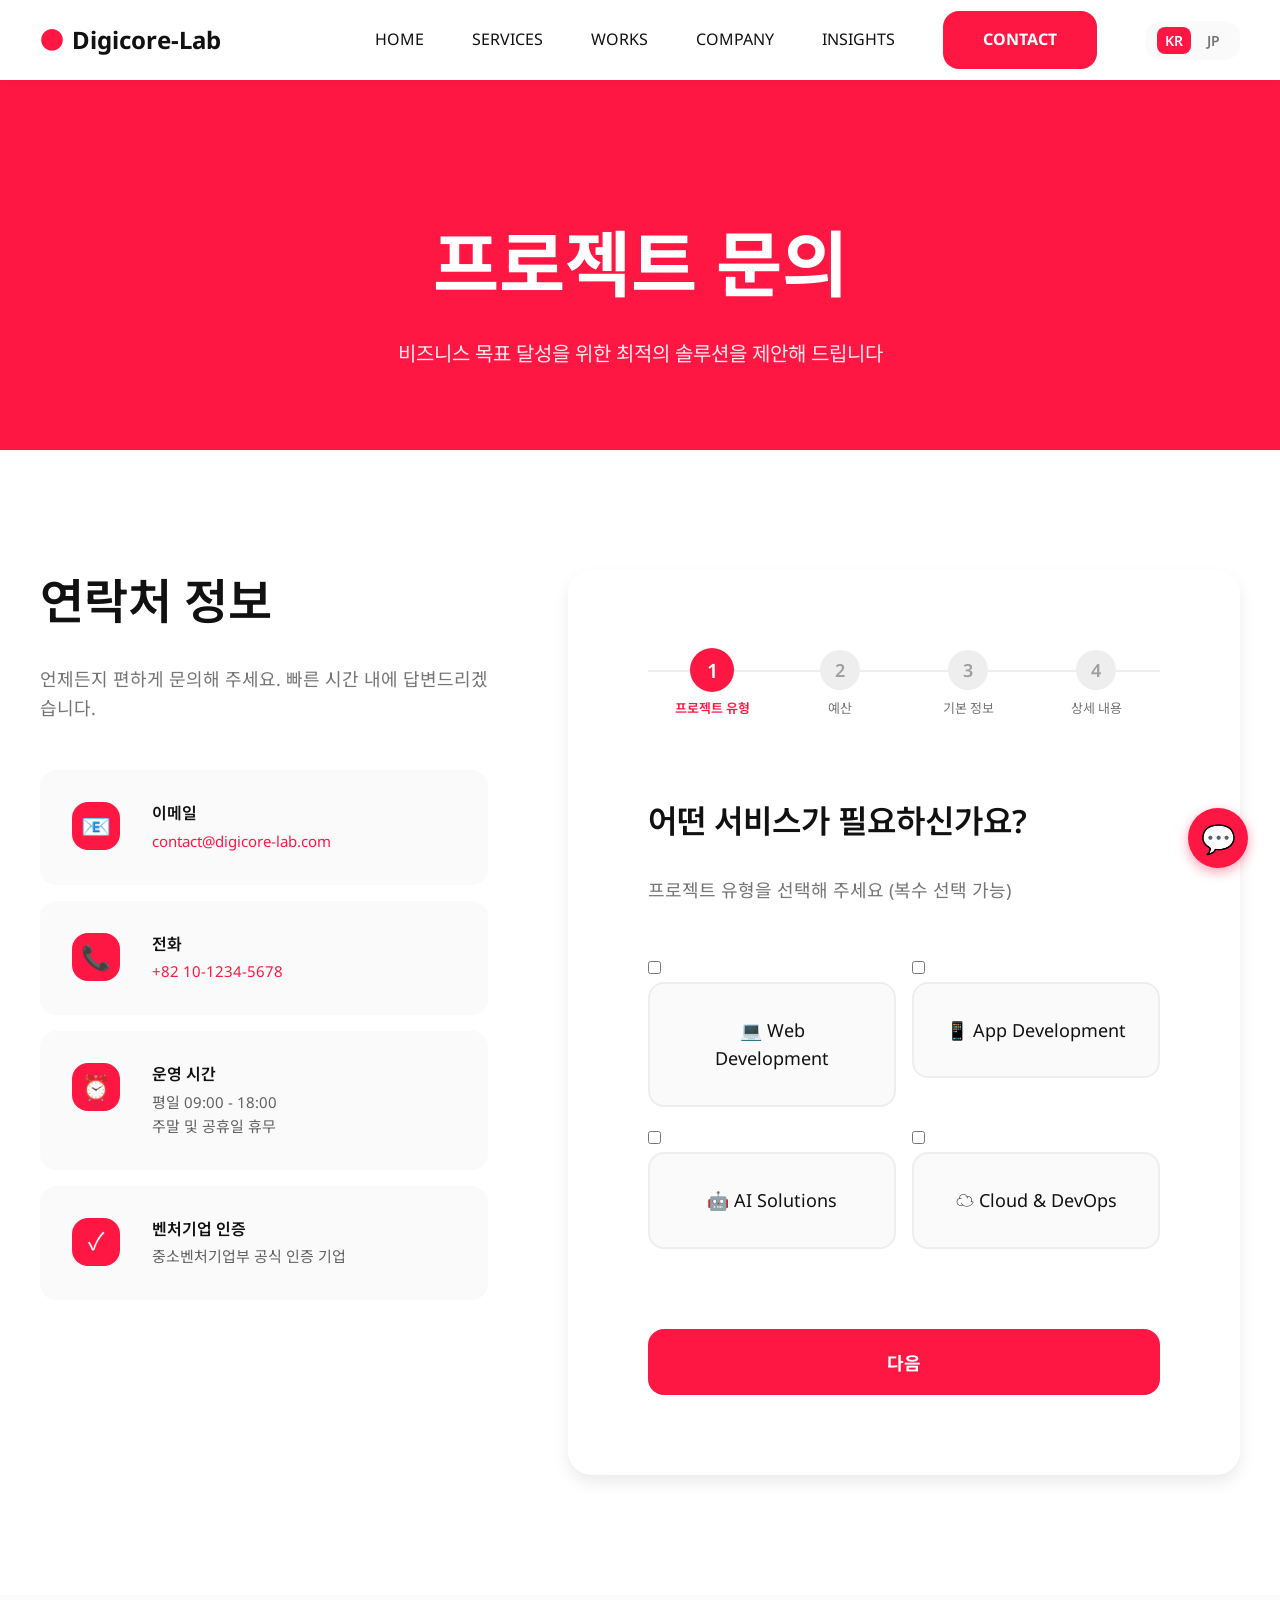
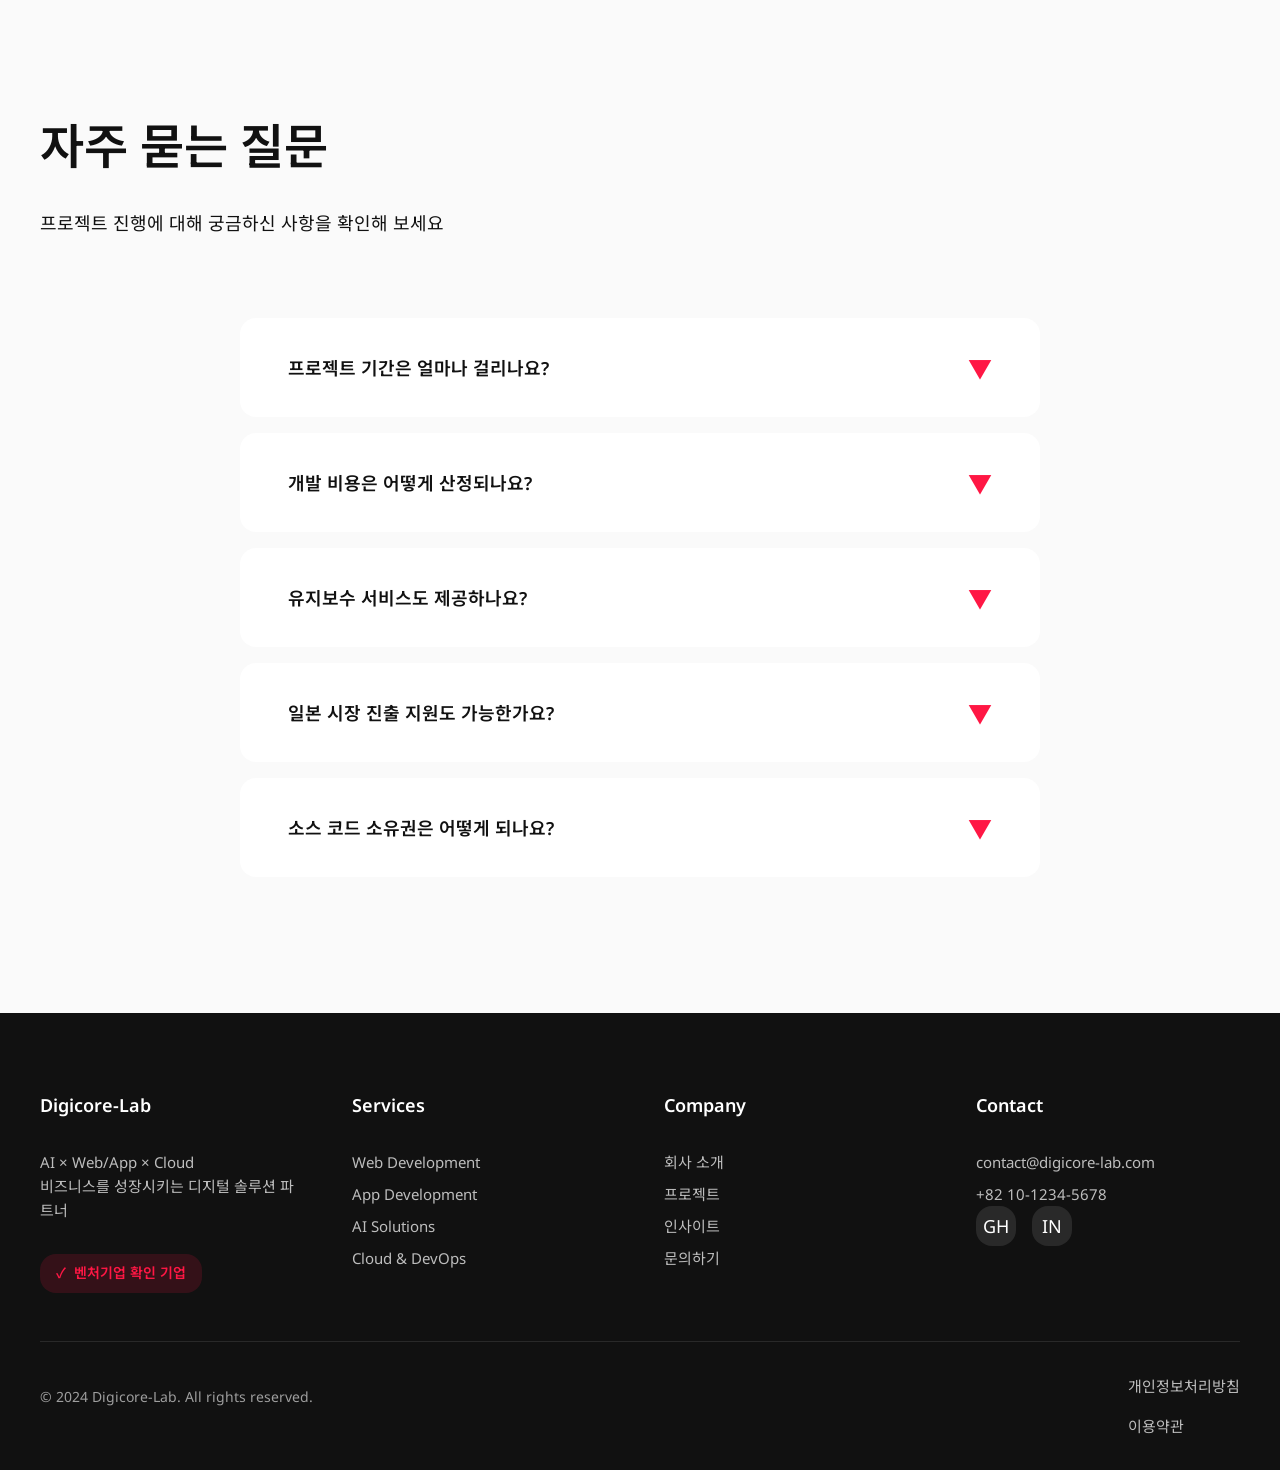
<file: contact/index.html>
<!DOCTYPE html>
<html lang="ko">
<head>
  <meta charset="UTF-8">
  <meta name="viewport" content="width=device-width, initial-scale=1.0">
  <meta name="description" content="Digicore-Lab 문의하기 - 프로젝트 상담 및 견적 요청">
  <title>문의하기 - Digicore-Lab</title>
  <link rel="stylesheet" href="../css/reset.css">
  <link rel="stylesheet" href="../css/design-system.css">
  <link rel="stylesheet" href="../css/common.css">
  <link rel="stylesheet" href="../css/pages/contact.css">
</head>
<body>
  <header class="header">
    <div class="header-container">
      <a href="../" class="logo"><span>●</span> Digicore-Lab</a>
      <nav class="nav">
        <div class="nav-links">
          <a href="../" class="nav-link">HOME</a>
          <a href="../services/web-development.html" class="nav-link">SERVICES</a>
          <a href="../works/" class="nav-link">WORKS</a>
          <a href="../company/" class="nav-link">COMPANY</a>
          <a href="../insights/" class="nav-link">INSIGHTS</a>
          <a href="./" class="btn btn-primary active">CONTACT</a>
        </div>
        <div class="nav-actions">
          <div class="lang-switcher">
            <button class="lang-btn active" data-lang="ko">KR</button>
            <button class="lang-btn" data-lang="jp">JP</button>
          </div>
        </div>
      </nav>
      <button class="mobile-menu-toggle" aria-label="메뉴 열기">
        <span></span><span></span><span></span>
      </button>
    </div>
    <nav class="mobile-nav">
      <div class="mobile-nav-links">
        <a href="../" class="mobile-nav-link">HOME</a>
        <a href="../services/web-development.html" class="mobile-nav-link">SERVICES</a>
        <a href="../works/" class="mobile-nav-link">WORKS</a>
        <a href="../company/" class="mobile-nav-link">COMPANY</a>
        <a href="../insights/" class="mobile-nav-link">INSIGHTS</a>
      </div>
      <div class="mobile-nav-actions">
        <div class="lang-switcher">
          <button class="lang-btn active" data-lang="ko">KR</button>
          <button class="lang-btn" data-lang="jp">JP</button>
        </div>
        <a href="./" class="btn btn-primary btn-large" style="width: 100%;">CONTACT</a>
      </div>
    </nav>
  </header>

  <main class="page-content">
    <section class="contact-hero">
      <div class="container">
        <h1>프로젝트 문의</h1>
        <p>비즈니스 목표 달성을 위한 최적의 솔루션을 제안해 드립니다</p>
      </div>
    </section>

    <section class="contact-section">
      <div class="container">
        <div class="contact-container">
          <!-- Contact Info -->
          <div class="contact-info">
            <h2>연락처 정보</h2>
            <p>언제든지 편하게 문의해 주세요. 빠른 시간 내에 답변드리겠습니다.</p>

            <div class="info-item">
              <div class="info-icon">📧</div>
              <div class="info-content">
                <h3>이메일</h3>
                <p><a href="mailto:contact@digicore-lab.com">contact@digicore-lab.com</a></p>
              </div>
            </div>

            <div class="info-item">
              <div class="info-icon">📞</div>
              <div class="info-content">
                <h3>전화</h3>
                <p><a href="tel:+821012345678">+82 10-1234-5678</a></p>
              </div>
            </div>

            <div class="info-item">
              <div class="info-icon">⏰</div>
              <div class="info-content">
                <h3>운영 시간</h3>
                <p>평일 09:00 - 18:00<br>주말 및 공휴일 휴무</p>
              </div>
            </div>

            <div class="info-item">
              <div class="info-icon">✓</div>
              <div class="info-content">
                <h3>벤처기업 인증</h3>
                <p>중소벤처기업부 공식 인증 기업</p>
              </div>
            </div>
          </div>

          <!-- Multi-Step Form -->
          <div class="contact-form-wrapper">
            <div class="form-progress">
              <div class="progress-line" id="progressLine"></div>
              <div class="progress-step active">
                <div class="step-circle">1</div>
                <span class="step-label">프로젝트 유형</span>
              </div>
              <div class="progress-step">
                <div class="step-circle">2</div>
                <span class="step-label">예산</span>
              </div>
              <div class="progress-step">
                <div class="step-circle">3</div>
                <span class="step-label">기본 정보</span>
              </div>
              <div class="progress-step">
                <div class="step-circle">4</div>
                <span class="step-label">상세 내용</span>
              </div>
            </div>

            <form id="contactForm">
              <!-- Step 1: 프로젝트 유형 -->
              <div class="form-step active" data-step="1">
                <h3>어떤 서비스가 필요하신가요?</h3>
                <p>프로젝트 유형을 선택해 주세요 (복수 선택 가능)</p>

                <div class="radio-group">
                  <div class="radio-option">
                    <input type="checkbox" name="projectType" value="web" id="type-web">
                    <label for="type-web">💻 Web Development</label>
                  </div>
                  <div class="radio-option">
                    <input type="checkbox" name="projectType" value="app" id="type-app">
                    <label for="type-app">📱 App Development</label>
                  </div>
                  <div class="radio-option">
                    <input type="checkbox" name="projectType" value="ai" id="type-ai">
                    <label for="type-ai">🤖 AI Solutions</label>
                  </div>
                  <div class="radio-option">
                    <input type="checkbox" name="projectType" value="cloud" id="type-cloud">
                    <label for="type-cloud">☁️ Cloud & DevOps</label>
                  </div>
                </div>

                <div class="form-navigation">
                  <button type="button" class="btn btn-primary btn-next btn-large">다음</button>
                </div>
              </div>

              <!-- Step 2: 예산 -->
              <div class="form-step" data-step="2">
                <h3>예상 예산을 선택해 주세요</h3>
                <p>대략적인 프로젝트 규모를 파악하기 위한 참고 자료입니다</p>

                <div class="radio-group">
                  <div class="radio-option">
                    <input type="radio" name="budget" value="under-10m" id="budget-1">
                    <label for="budget-1">1천만원 미만</label>
                  </div>
                  <div class="radio-option">
                    <input type="radio" name="budget" value="10m-30m" id="budget-2">
                    <label for="budget-2">1천 - 3천만원</label>
                  </div>
                  <div class="radio-option">
                    <input type="radio" name="budget" value="30m-50m" id="budget-3">
                    <label for="budget-3">3천 - 5천만원</label>
                  </div>
                  <div class="radio-option">
                    <input type="radio" name="budget" value="over-50m" id="budget-4">
                    <label for="budget-4">5천만원 이상</label>
                  </div>
                  <div class="radio-option">
                    <input type="radio" name="budget" value="tbd" id="budget-5">
                    <label for="budget-5">미정 / 상담 후 결정</label>
                  </div>
                </div>

                <div class="form-navigation">
                  <button type="button" class="btn btn-back btn-large">이전</button>
                  <button type="button" class="btn btn-primary btn-next btn-large">다음</button>
                </div>
              </div>

              <!-- Step 3: 기본 정보 -->
              <div class="form-step" data-step="3">
                <h3>기본 정보를 입력해 주세요</h3>
                <p>프로젝트 상담을 위해 필요한 정보입니다</p>

                <div class="form-group">
                  <label for="name">이름 <span>*</span></label>
                  <input type="text" id="name" name="name" class="form-control" required>
                  <span class="error-message">이름을 입력해 주세요</span>
                </div>

                <div class="form-group">
                  <label for="email">이메일 <span>*</span></label>
                  <input type="email" id="email" name="email" class="form-control" required>
                  <span class="error-message">올바른 이메일을 입력해 주세요</span>
                </div>

                <div class="form-group">
                  <label for="phone">전화번호 <span>*</span></label>
                  <input type="tel" id="phone" name="phone" class="form-control" placeholder="010-1234-5678" required>
                  <span class="error-message">올바른 전화번호를 입력해 주세요</span>
                </div>

                <div class="form-group">
                  <label for="company">회사명</label>
                  <input type="text" id="company" name="company" class="form-control">
                </div>

                <div class="form-navigation">
                  <button type="button" class="btn btn-back btn-large">이전</button>
                  <button type="button" class="btn btn-primary btn-next btn-large">다음</button>
                </div>
              </div>

              <!-- Step 4: 상세 내용 -->
              <div class="form-step" data-step="4">
                <h3>프로젝트에 대해 자세히 알려주세요</h3>
                <p>상세한 내용일수록 더 정확한 상담이 가능합니다</p>

                <div class="form-group">
                  <label for="projectTitle">프로젝트 제목 <span>*</span></label>
                  <input type="text" id="projectTitle" name="projectTitle" class="form-control" required>
                  <span class="error-message">프로젝트 제목을 입력해 주세요</span>
                </div>

                <div class="form-group">
                  <label for="message">프로젝트 상세 설명 <span>*</span></label>
                  <textarea id="message" name="message" class="form-control" rows="6" required placeholder="프로젝트 목표, 주요 기능, 요구사항 등을 자유롭게 작성해 주세요"></textarea>
                  <span class="error-message">프로젝트 설명을 입력해 주세요</span>
                </div>

                <div class="form-group">
                  <label for="file">참고 자료 (선택)</label>
                  <div class="file-upload">
                    <input type="file" id="file" name="file" multiple accept=".pdf,.doc,.docx,.ppt,.pptx,.jpg,.png">
                    <div class="upload-icon">📎</div>
                    <div class="upload-text">파일을 드래그하거나 클릭하여 업로드</div>
                  </div>
                  <div class="file-list" id="fileList"></div>
                </div>

                <div class="form-navigation">
                  <button type="button" class="btn btn-back btn-large">이전</button>
                  <button type="submit" class="btn btn-primary btn-submit btn-large">상담 신청하기</button>
                </div>
              </div>
            </form>

            <!-- Success Message -->
            <div class="success-message" id="successMessage">
              <div class="success-icon">✓</div>
              <h3>상담 신청이 완료되었습니다!</h3>
              <p>빠른 시간 내에 담당자가 연락드리겠습니다.<br>감사합니다.</p>
              <a href="../" class="btn btn-primary btn-large">홈으로 돌아가기</a>
            </div>
          </div>
        </div>
      </div>
    </section>

    <!-- FAQ Section -->
    <section class="faq-section">
      <div class="container">
        <div class="section-header">
          <h2>자주 묻는 질문</h2>
          <p>프로젝트 진행에 대해 궁금하신 사항을 확인해 보세요</p>
        </div>

        <div class="faq-list">
          <div class="faq-item">
            <button class="faq-question">
              <span>프로젝트 기간은 얼마나 걸리나요?</span>
              <span class="faq-icon">▼</span>
            </button>
            <div class="faq-answer">
              <div class="faq-answer-content">
                프로젝트 규모와 복잡도에 따라 다르지만, 일반적으로 웹사이트는 4-8주, 모바일 앱은 8-16주, AI 솔루션은 8-12주 정도 소요됩니다. 정확한 일정은 상담을 통해 안내드립니다.
              </div>
            </div>
          </div>

          <div class="faq-item">
            <button class="faq-question">
              <span>개발 비용은 어떻게 산정되나요?</span>
              <span class="faq-icon">▼</span>
            </button>
            <div class="faq-answer">
              <div class="faq-answer-content">
                프로젝트 범위, 기능 복잡도, 디자인 요구사항, 개발 기간 등을 종합적으로 고려하여 산정합니다. 상담 시 상세한 견적을 제공해 드립니다.
              </div>
            </div>
          </div>

          <div class="faq-item">
            <button class="faq-question">
              <span>유지보수 서비스도 제공하나요?</span>
              <span class="faq-icon">▼</span>
            </button>
            <div class="faq-answer">
              <div class="faq-answer-content">
                네, 프로젝트 완료 후에도 지속적인 유지보수 및 기술 지원 서비스를 제공합니다. 월 단위 또는 연 단위 계약이 가능하며, 긴급 상황에 대한 대응도 포함됩니다.
              </div>
            </div>
          </div>

          <div class="faq-item">
            <button class="faq-question">
              <span>일본 시장 진출 지원도 가능한가요?</span>
              <span class="faq-icon">▼</span>
            </button>
            <div class="faq-answer">
              <div class="faq-answer-content">
                네, 일본 시장에서의 프로젝트 수행 경험이 있으며, 다국어 지원, 현지화, 일본 특화 기능 개발 등을 지원합니다.
              </div>
            </div>
          </div>

          <div class="faq-item">
            <button class="faq-question">
              <span>소스 코드 소유권은 어떻게 되나요?</span>
              <span class="faq-icon">▼</span>
            </button>
            <div class="faq-answer">
              <div class="faq-answer-content">
                프로젝트 완료 및 대금 정산 후, 모든 소스 코드와 관련 문서의 소유권은 고객에게 이전됩니다. 별도의 라이선스 비용은 발생하지 않습니다.
              </div>
            </div>
          </div>
        </div>
      </div>
    </section>
  </main>

  <footer class="footer">
    <div class="footer-container">
      <div class="footer-content">
        <div class="footer-section">
          <h3>Digicore-Lab</h3>
          <p class="footer-description">AI × Web/App × Cloud<br>비즈니스를 성장시키는 디지털 솔루션 파트너</p>
          <div class="footer-venture"><span>✓</span><span>벤처기업 확인 기업</span></div>
        </div>
        <div class="footer-section">
          <h3>Services</h3>
          <div class="footer-links">
            <a href="../services/web-development.html" class="footer-link">Web Development</a>
            <a href="../services/app-development.html" class="footer-link">App Development</a>
            <a href="../services/ai-solutions.html" class="footer-link">AI Solutions</a>
            <a href="../services/cloud-devops.html" class="footer-link">Cloud & DevOps</a>
          </div>
        </div>
        <div class="footer-section">
          <h3>Company</h3>
          <div class="footer-links">
            <a href="../company/" class="footer-link">회사 소개</a>
            <a href="../works/" class="footer-link">프로젝트</a>
            <a href="../insights/" class="footer-link">인사이트</a>
            <a href="./" class="footer-link">문의하기</a>
          </div>
        </div>
        <div class="footer-section">
          <h3>Contact</h3>
          <div class="footer-links">
            <a href="mailto:contact@digicore-lab.com" class="footer-link">contact@digicore-lab.com</a>
            <a href="tel:+821012345678" class="footer-link">+82 10-1234-5678</a>
          </div>
          <div class="footer-social">
            <a href="#" class="social-link" aria-label="GitHub">GH</a>
            <a href="#" class="social-link" aria-label="LinkedIn">IN</a>
          </div>
        </div>
      </div>
      <div class="footer-bottom">
        <p class="footer-copyright">&copy; 2024 Digicore-Lab. All rights reserved.</p>
        <div class="footer-links" style="display: flex; gap: 16px;">
          <a href="#" class="footer-link">개인정보처리방침</a>
          <a href="#" class="footer-link">이용약관</a>
        </div>
      </div>
    </div>
  </footer>
  
  <!-- Floating Chat Button -->
  <a href="../contact/" class="floating-chat" aria-label="Contact Us">
    💬
  </a>

  <script src="../js/common.js"></script>
  <script src="../js/i18n.js"></script>
  <script src="../js/contact.js"></script>
</body>
</html>
</file>
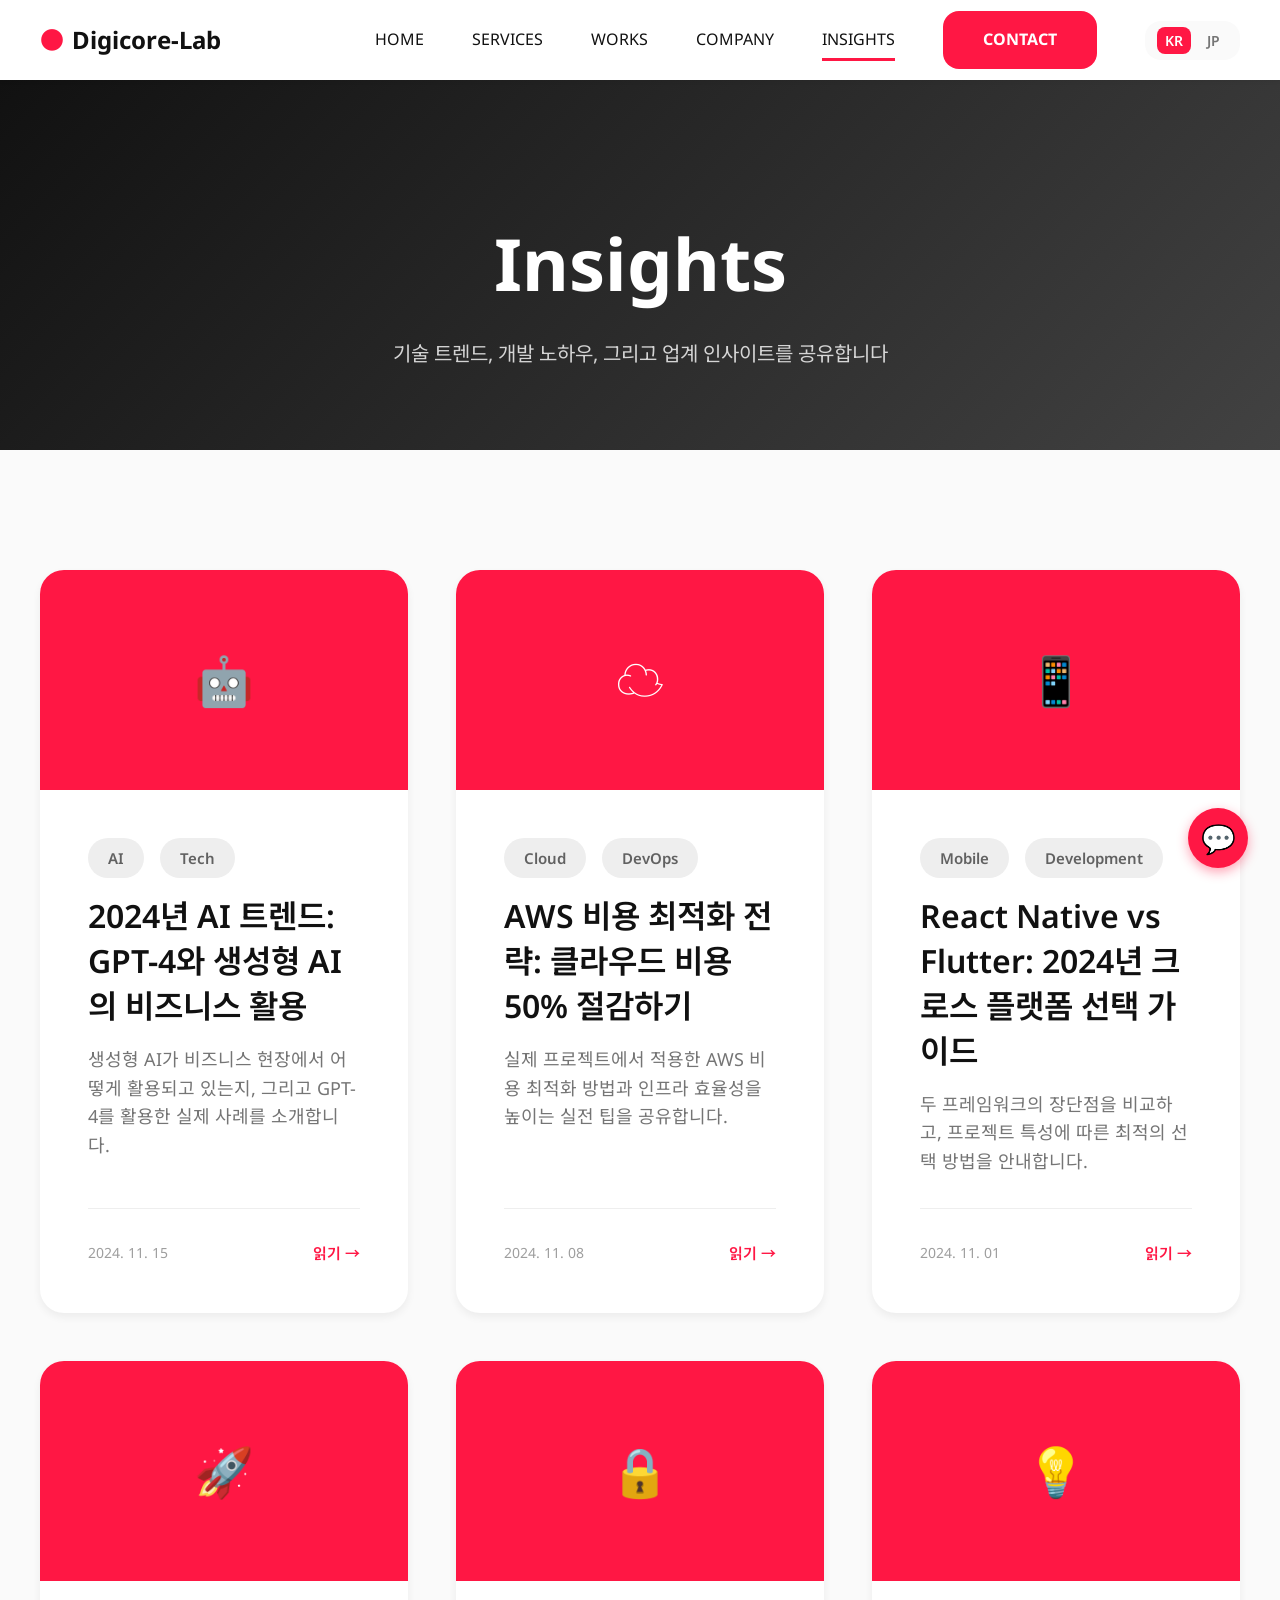
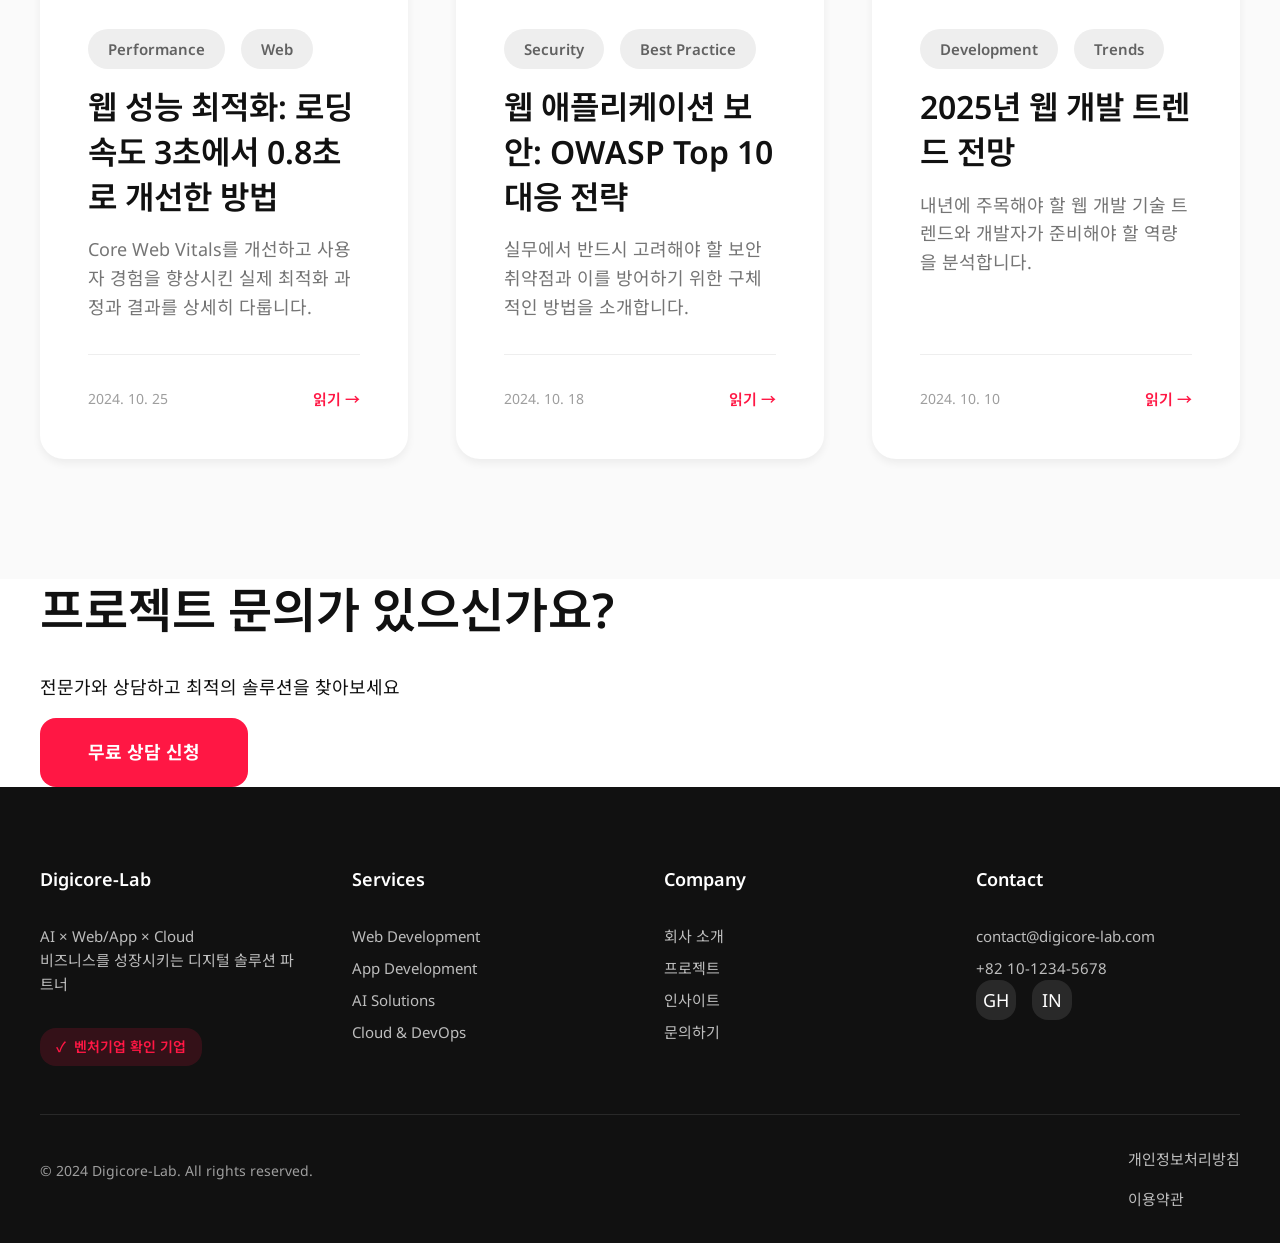
<file: insights/index.html>
<!DOCTYPE html>
<html lang="ko">
<head>
  <meta charset="UTF-8">
  <meta name="viewport" content="width=device-width, initial-scale=1.0">
  <meta name="description" content="Digicore-Lab 인사이트 - 기술 트렌드, 개발 노하우, 업계 인사이트">
  <title>인사이트 - Digicore-Lab</title>
  <link rel="stylesheet" href="../css/reset.css">
  <link rel="stylesheet" href="../css/design-system.css">
  <link rel="stylesheet" href="../css/common.css">
  <link rel="stylesheet" href="../css/pages/insights.css">
</head>
<body>
  <header class="header">
    <div class="header-container">
      <a href="../" class="logo"><span>●</span> Digicore-Lab</a>
      <nav class="nav">
        <div class="nav-links">
          <a href="../" class="nav-link">HOME</a>
          <a href="../services/web-development.html" class="nav-link">SERVICES</a>
          <a href="../works/" class="nav-link">WORKS</a>
          <a href="../company/" class="nav-link">COMPANY</a>
          <a href="./" class="nav-link active">INSIGHTS</a>
          <a href="../contact/" class="btn btn-primary">CONTACT</a>
        </div>
        <div class="nav-actions">
          <div class="lang-switcher">
            <button class="lang-btn active" data-lang="ko">KR</button>
            <button class="lang-btn" data-lang="jp">JP</button>
          </div>
        </div>
      </nav>
      <button class="mobile-menu-toggle" aria-label="메뉴 열기">
        <span></span><span></span><span></span>
      </button>
    </div>
    <nav class="mobile-nav">
      <div class="mobile-nav-links">
        <a href="../" class="mobile-nav-link">HOME</a>
        <a href="../services/web-development.html" class="mobile-nav-link">SERVICES</a>
        <a href="../works/" class="mobile-nav-link">WORKS</a>
        <a href="../company/" class="mobile-nav-link">COMPANY</a>
        <a href="./" class="mobile-nav-link active">INSIGHTS</a>
      </div>
      <div class="mobile-nav-actions">
        <div class="lang-switcher">
          <button class="lang-btn active" data-lang="ko">KR</button>
          <button class="lang-btn" data-lang="jp">JP</button>
        </div>
        <a href="../contact/" class="btn btn-primary btn-large" style="width: 100%;">CONTACT</a>
      </div>
    </nav>
  </header>

  <main class="page-content">
    <section class="insights-hero">
      <div class="container">
        <h1>Insights</h1>
        <p>기술 트렌드, 개발 노하우, 그리고 업계 인사이트를 공유합니다</p>
      </div>
    </section>

    <section class="articles-section">
      <div class="container">
        <div class="articles-grid">
          <article class="article-card">
            <div class="article-image">🤖</div>
            <div class="article-content">
              <div class="article-meta">
                <span class="badge badge-info">AI</span>
                <span class="badge badge-info">Tech</span>
              </div>
              <h3>2024년 AI 트렌드: GPT-4와 생성형 AI의 비즈니스 활용</h3>
              <p class="article-excerpt">
                생성형 AI가 비즈니스 현장에서 어떻게 활용되고 있는지,
                그리고 GPT-4를 활용한 실제 사례를 소개합니다.
              </p>
              <div class="article-footer">
                <span class="article-date">2024. 11. 15</span>
                <a href="#" class="article-link">읽기 →</a>
              </div>
            </div>
          </article>

          <article class="article-card">
            <div class="article-image">☁️</div>
            <div class="article-content">
              <div class="article-meta">
                <span class="badge badge-info">Cloud</span>
                <span class="badge badge-info">DevOps</span>
              </div>
              <h3>AWS 비용 최적화 전략: 클라우드 비용 50% 절감하기</h3>
              <p class="article-excerpt">
                실제 프로젝트에서 적용한 AWS 비용 최적화 방법과
                인프라 효율성을 높이는 실전 팁을 공유합니다.
              </p>
              <div class="article-footer">
                <span class="article-date">2024. 11. 08</span>
                <a href="#" class="article-link">읽기 →</a>
              </div>
            </div>
          </article>

          <article class="article-card">
            <div class="article-image">📱</div>
            <div class="article-content">
              <div class="article-meta">
                <span class="badge badge-info">Mobile</span>
                <span class="badge badge-info">Development</span>
              </div>
              <h3>React Native vs Flutter: 2024년 크로스 플랫폼 선택 가이드</h3>
              <p class="article-excerpt">
                두 프레임워크의 장단점을 비교하고,
                프로젝트 특성에 따른 최적의 선택 방법을 안내합니다.
              </p>
              <div class="article-footer">
                <span class="article-date">2024. 11. 01</span>
                <a href="#" class="article-link">읽기 →</a>
              </div>
            </div>
          </article>

          <article class="article-card">
            <div class="article-image">🚀</div>
            <div class="article-content">
              <div class="article-meta">
                <span class="badge badge-info">Performance</span>
                <span class="badge badge-info">Web</span>
              </div>
              <h3>웹 성능 최적화: 로딩 속도 3초에서 0.8초로 개선한 방법</h3>
              <p class="article-excerpt">
                Core Web Vitals를 개선하고 사용자 경험을 향상시킨
                실제 최적화 과정과 결과를 상세히 다룹니다.
              </p>
              <div class="article-footer">
                <span class="article-date">2024. 10. 25</span>
                <a href="#" class="article-link">읽기 →</a>
              </div>
            </div>
          </article>

          <article class="article-card">
            <div class="article-image">🔒</div>
            <div class="article-content">
              <div class="article-meta">
                <span class="badge badge-info">Security</span>
                <span class="badge badge-info">Best Practice</span>
              </div>
              <h3>웹 애플리케이션 보안: OWASP Top 10 대응 전략</h3>
              <p class="article-excerpt">
                실무에서 반드시 고려해야 할 보안 취약점과
                이를 방어하기 위한 구체적인 방법을 소개합니다.
              </p>
              <div class="article-footer">
                <span class="article-date">2024. 10. 18</span>
                <a href="#" class="article-link">읽기 →</a>
              </div>
            </div>
          </article>

          <article class="article-card">
            <div class="article-image">💡</div>
            <div class="article-content">
              <div class="article-meta">
                <span class="badge badge-info">Development</span>
                <span class="badge badge-info">Trends</span>
              </div>
              <h3>2025년 웹 개발 트렌드 전망</h3>
              <p class="article-excerpt">
                내년에 주목해야 할 웹 개발 기술 트렌드와
                개발자가 준비해야 할 역량을 분석합니다.
              </p>
              <div class="article-footer">
                <span class="article-date">2024. 10. 10</span>
                <a href="#" class="article-link">읽기 →</a>
              </div>
            </div>
          </article>
        </div>
      </div>
    </section>

    <section class="cta-section">
      <div class="container">
        <h2>프로젝트 문의가 있으신가요?</h2>
        <p>전문가와 상담하고 최적의 솔루션을 찾아보세요</p>
        <a href="../contact/" class="btn btn-primary btn-large">무료 상담 신청</a>
      </div>
    </section>
  </main>

  <footer class="footer">
    <div class="footer-container">
      <div class="footer-content">
        <div class="footer-section">
          <h3>Digicore-Lab</h3>
          <p class="footer-description">AI × Web/App × Cloud<br>비즈니스를 성장시키는 디지털 솔루션 파트너</p>
          <div class="footer-venture"><span>✓</span><span>벤처기업 확인 기업</span></div>
        </div>
        <div class="footer-section">
          <h3>Services</h3>
          <div class="footer-links">
            <a href="../services/web-development.html" class="footer-link">Web Development</a>
            <a href="../services/app-development.html" class="footer-link">App Development</a>
            <a href="../services/ai-solutions.html" class="footer-link">AI Solutions</a>
            <a href="../services/cloud-devops.html" class="footer-link">Cloud & DevOps</a>
          </div>
        </div>
        <div class="footer-section">
          <h3>Company</h3>
          <div class="footer-links">
            <a href="../company/" class="footer-link">회사 소개</a>
            <a href="../works/" class="footer-link">프로젝트</a>
            <a href="./" class="footer-link">인사이트</a>
            <a href="../contact/" class="footer-link">문의하기</a>
          </div>
        </div>
        <div class="footer-section">
          <h3>Contact</h3>
          <div class="footer-links">
            <a href="mailto:contact@digicore-lab.com" class="footer-link">contact@digicore-lab.com</a>
            <a href="tel:+821012345678" class="footer-link">+82 10-1234-5678</a>
          </div>
          <div class="footer-social">
            <a href="#" class="social-link" aria-label="GitHub">GH</a>
            <a href="#" class="social-link" aria-label="LinkedIn">IN</a>
          </div>
        </div>
      </div>
      <div class="footer-bottom">
        <p class="footer-copyright">&copy; 2024 Digicore-Lab. All rights reserved.</p>
        <div class="footer-links" style="display: flex; gap: 16px;">
          <a href="#" class="footer-link">개인정보처리방침</a>
          <a href="#" class="footer-link">이용약관</a>
        </div>
      </div>
    </div>
  </footer>
  
  <!-- Floating Chat Button -->
  <a href="../contact/" class="floating-chat" aria-label="Contact Us">
    💬
  </a>

  <script src="../js/common.js"></script>
  <script src="../js/i18n.js"></script>
</body>
</html>
</file>
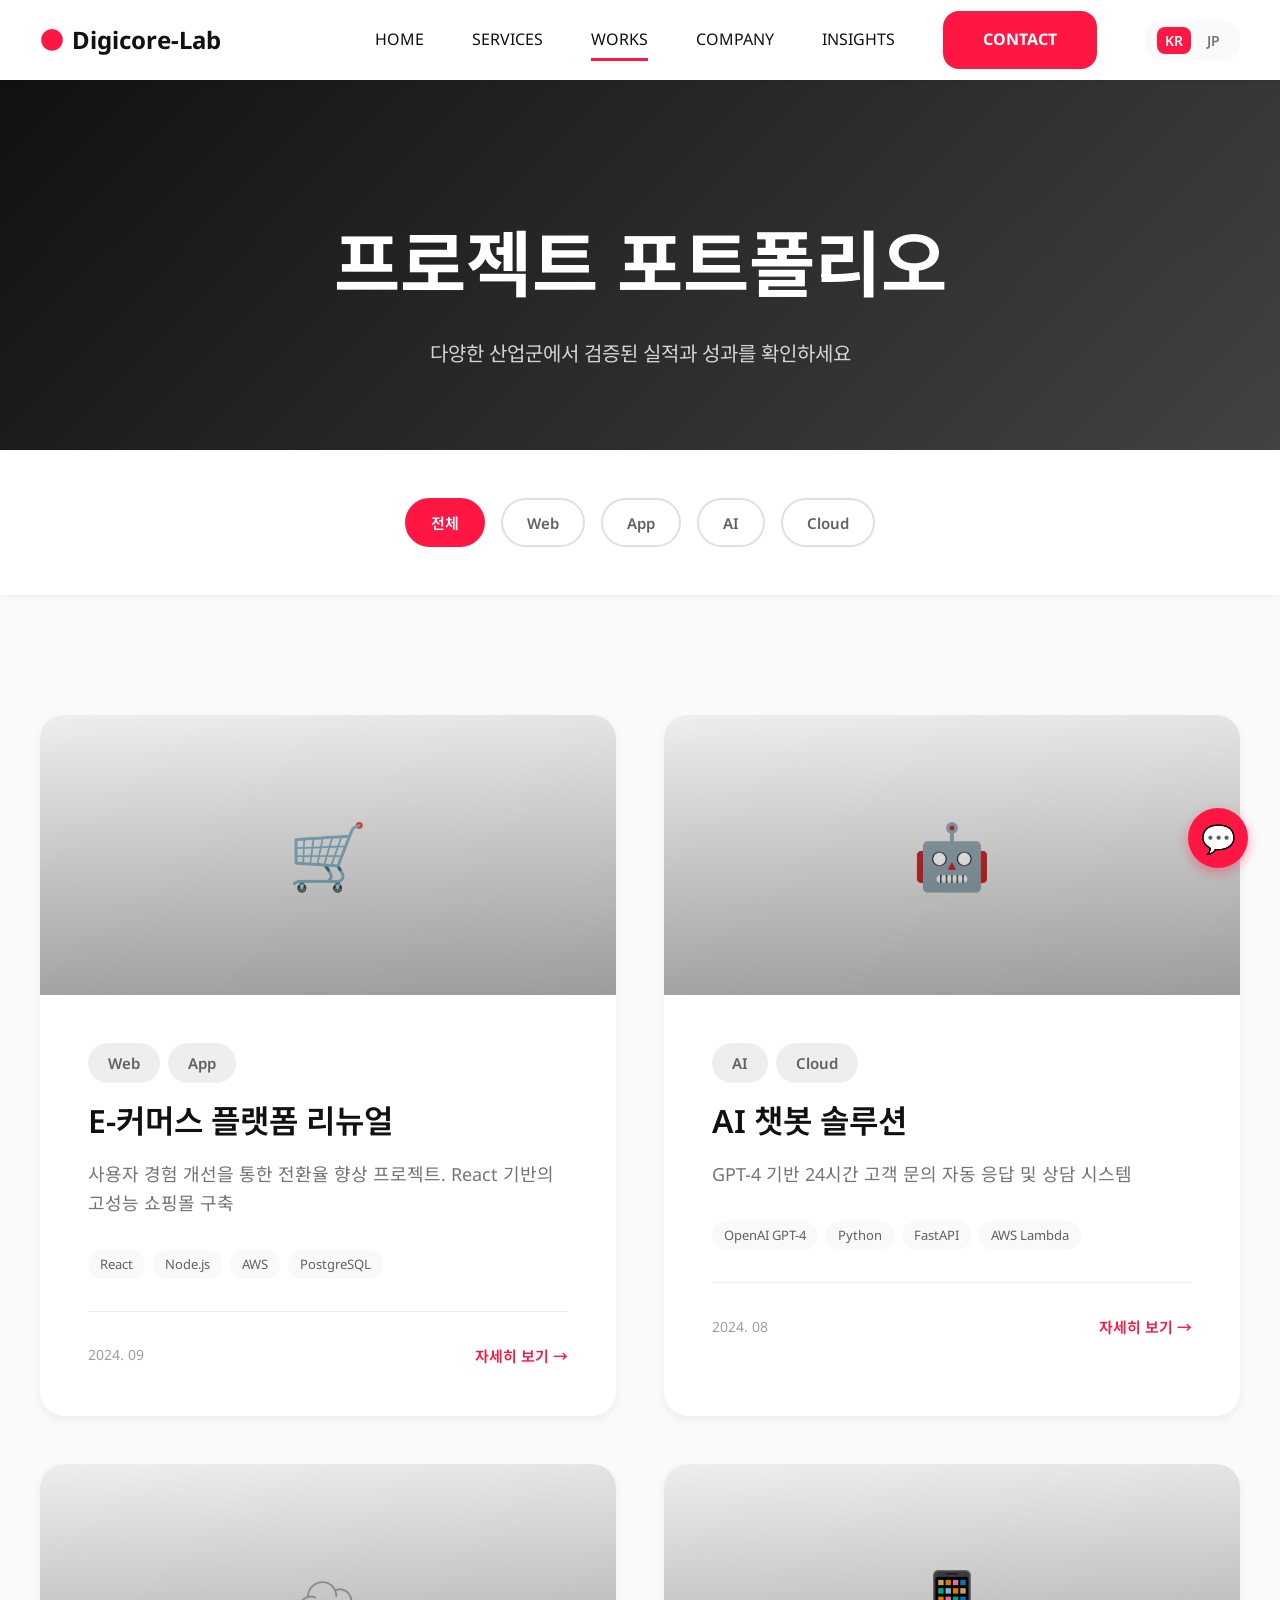
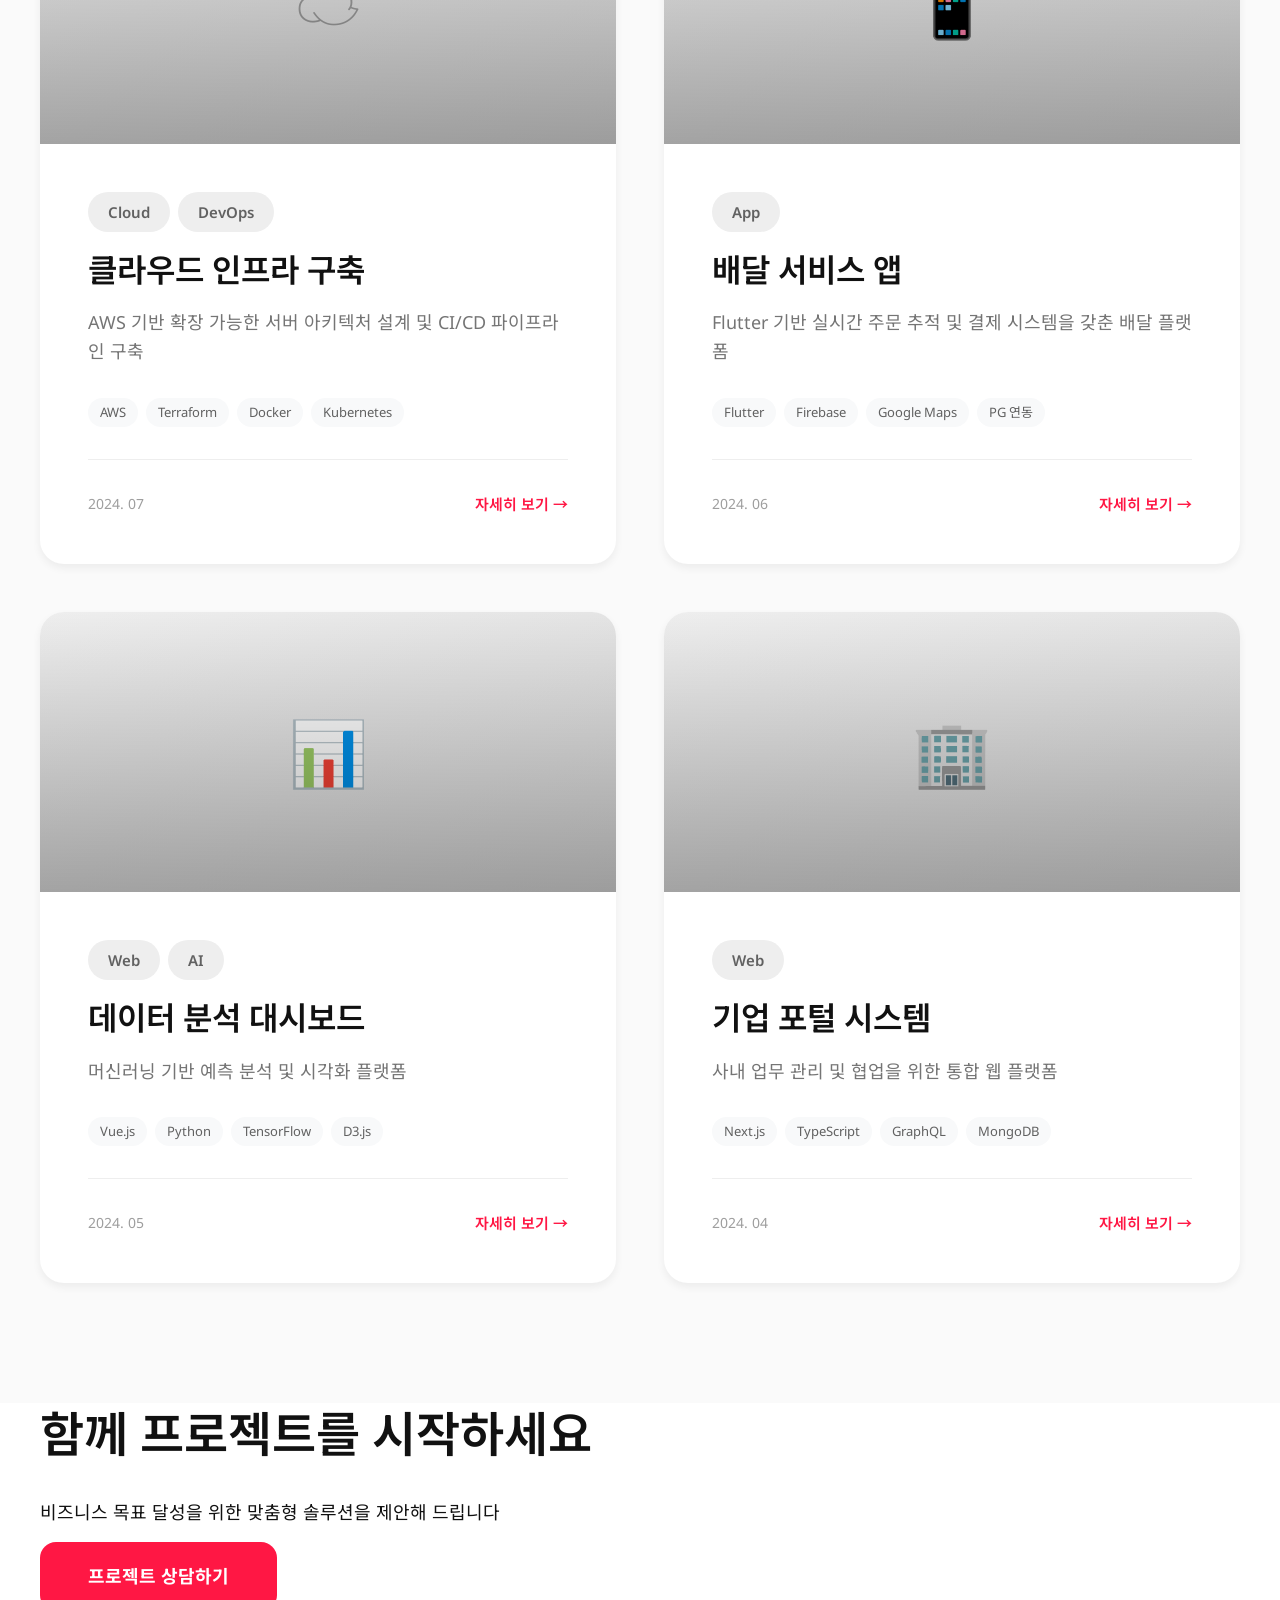
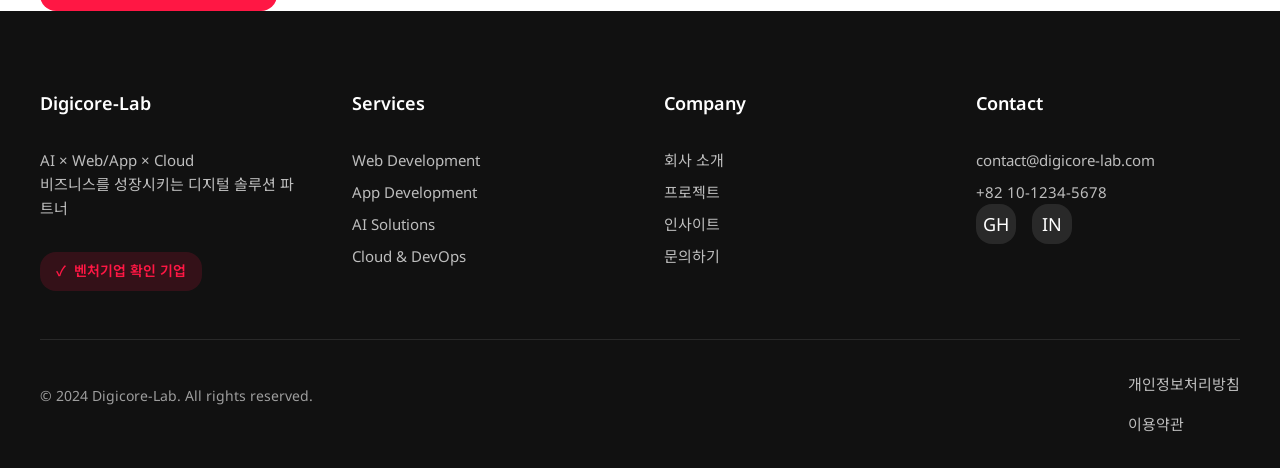
<file: works/index.html>
<!DOCTYPE html>
<html lang="ko">
<head>
  <meta charset="UTF-8">
  <meta name="viewport" content="width=device-width, initial-scale=1.0">
  <meta name="description" content="Digicore-Lab 프로젝트 포트폴리오 - 웹, 앱, AI, 클라우드 개발 실적">
  <title>포트폴리오 - Digicore-Lab</title>
  <link rel="stylesheet" href="../css/reset.css">
  <link rel="stylesheet" href="../css/design-system.css">
  <link rel="stylesheet" href="../css/common.css">
  <link rel="stylesheet" href="../css/pages/works.css">
</head>
<body>
  <header class="header">
    <div class="header-container">
      <a href="../" class="logo"><span>●</span> Digicore-Lab</a>
      <nav class="nav">
        <div class="nav-links">
          <a href="../" class="nav-link">HOME</a>
          <a href="../services/web-development.html" class="nav-link">SERVICES</a>
          <a href="./" class="nav-link active">WORKS</a>
          <a href="../company/" class="nav-link">COMPANY</a>
          <a href="../insights/" class="nav-link">INSIGHTS</a>
          <a href="../contact/" class="btn btn-primary">CONTACT</a>
        </div>
        <div class="nav-actions">
          <div class="lang-switcher">
            <button class="lang-btn active" data-lang="ko">KR</button>
            <button class="lang-btn" data-lang="jp">JP</button>
          </div>
        </div>
      </nav>
      <button class="mobile-menu-toggle" aria-label="메뉴 열기">
        <span></span><span></span><span></span>
      </button>
    </div>
    <nav class="mobile-nav">
      <div class="mobile-nav-links">
        <a href="../" class="mobile-nav-link">HOME</a>
        <a href="../services/web-development.html" class="mobile-nav-link">SERVICES</a>
        <a href="./" class="mobile-nav-link active">WORKS</a>
        <a href="../company/" class="mobile-nav-link">COMPANY</a>
        <a href="../insights/" class="mobile-nav-link">INSIGHTS</a>
      </div>
      <div class="mobile-nav-actions">
        <div class="lang-switcher">
          <button class="lang-btn active" data-lang="ko">KR</button>
          <button class="lang-btn" data-lang="jp">JP</button>
        </div>
        <a href="../contact/" class="btn btn-primary btn-large" style="width: 100%;">CONTACT</a>
      </div>
    </nav>
  </header>

  <main class="page-content">
    <section class="works-hero">
      <div class="container">
        <h1>프로젝트 포트폴리오</h1>
        <p>다양한 산업군에서 검증된 실적과 성과를 확인하세요</p>
      </div>
    </section>

    <section class="filter-section">
      <div class="container">
        <div class="filter-buttons">
          <button class="filter-btn active" data-filter="all">전체</button>
          <button class="filter-btn" data-filter="web">Web</button>
          <button class="filter-btn" data-filter="app">App</button>
          <button class="filter-btn" data-filter="ai">AI</button>
          <button class="filter-btn" data-filter="cloud">Cloud</button>
        </div>
      </div>
    </section>

    <section class="portfolio-section">
      <div class="container">
        <div class="portfolio-grid" id="portfolioGrid">
          <!-- Portfolio Item 1 -->
          <div class="portfolio-item" data-category="web app">
            <div class="portfolio-thumbnail">🛒</div>
            <div class="portfolio-info">
              <div class="portfolio-category">
                <span class="badge badge-info">Web</span>
                <span class="badge badge-info">App</span>
              </div>
              <h3>E-커머스 플랫폼 리뉴얼</h3>
              <p class="portfolio-description">
                사용자 경험 개선을 통한 전환율 향상 프로젝트. React 기반의 고성능 쇼핑몰 구축
              </p>
              <div class="portfolio-tags">
                <span class="tag">React</span>
                <span class="tag">Node.js</span>
                <span class="tag">AWS</span>
                <span class="tag">PostgreSQL</span>
              </div>
              <div class="portfolio-footer">
                <span class="portfolio-date">2024. 09</span>
                <a href="./detail.html" class="portfolio-link">자세히 보기 →</a>
              </div>
            </div>
          </div>

          <!-- Portfolio Item 2 -->
          <div class="portfolio-item" data-category="ai cloud">
            <div class="portfolio-thumbnail">🤖</div>
            <div class="portfolio-info">
              <div class="portfolio-category">
                <span class="badge badge-info">AI</span>
                <span class="badge badge-info">Cloud</span>
              </div>
              <h3>AI 챗봇 솔루션</h3>
              <p class="portfolio-description">
                GPT-4 기반 24시간 고객 문의 자동 응답 및 상담 시스템
              </p>
              <div class="portfolio-tags">
                <span class="tag">OpenAI GPT-4</span>
                <span class="tag">Python</span>
                <span class="tag">FastAPI</span>
                <span class="tag">AWS Lambda</span>
              </div>
              <div class="portfolio-footer">
                <span class="portfolio-date">2024. 08</span>
                <a href="./detail.html" class="portfolio-link">자세히 보기 →</a>
              </div>
            </div>
          </div>

          <!-- Portfolio Item 3 -->
          <div class="portfolio-item" data-category="cloud">
            <div class="portfolio-thumbnail">☁️</div>
            <div class="portfolio-info">
              <div class="portfolio-category">
                <span class="badge badge-info">Cloud</span>
                <span class="badge badge-info">DevOps</span>
              </div>
              <h3>클라우드 인프라 구축</h3>
              <p class="portfolio-description">
                AWS 기반 확장 가능한 서버 아키텍처 설계 및 CI/CD 파이프라인 구축
              </p>
              <div class="portfolio-tags">
                <span class="tag">AWS</span>
                <span class="tag">Terraform</span>
                <span class="tag">Docker</span>
                <span class="tag">Kubernetes</span>
              </div>
              <div class="portfolio-footer">
                <span class="portfolio-date">2024. 07</span>
                <a href="./detail.html" class="portfolio-link">자세히 보기 →</a>
              </div>
            </div>
          </div>

          <!-- Portfolio Item 4 -->
          <div class="portfolio-item" data-category="app">
            <div class="portfolio-thumbnail">📱</div>
            <div class="portfolio-info">
              <div class="portfolio-category">
                <span class="badge badge-info">App</span>
              </div>
              <h3>배달 서비스 앱</h3>
              <p class="portfolio-description">
                Flutter 기반 실시간 주문 추적 및 결제 시스템을 갖춘 배달 플랫폼
              </p>
              <div class="portfolio-tags">
                <span class="tag">Flutter</span>
                <span class="tag">Firebase</span>
                <span class="tag">Google Maps</span>
                <span class="tag">PG 연동</span>
              </div>
              <div class="portfolio-footer">
                <span class="portfolio-date">2024. 06</span>
                <a href="./detail.html" class="portfolio-link">자세히 보기 →</a>
              </div>
            </div>
          </div>

          <!-- Portfolio Item 5 -->
          <div class="portfolio-item" data-category="web ai">
            <div class="portfolio-thumbnail">📊</div>
            <div class="portfolio-info">
              <div class="portfolio-category">
                <span class="badge badge-info">Web</span>
                <span class="badge badge-info">AI</span>
              </div>
              <h3>데이터 분석 대시보드</h3>
              <p class="portfolio-description">
                머신러닝 기반 예측 분석 및 시각화 플랫폼
              </p>
              <div class="portfolio-tags">
                <span class="tag">Vue.js</span>
                <span class="tag">Python</span>
                <span class="tag">TensorFlow</span>
                <span class="tag">D3.js</span>
              </div>
              <div class="portfolio-footer">
                <span class="portfolio-date">2024. 05</span>
                <a href="./detail.html" class="portfolio-link">자세히 보기 →</a>
              </div>
            </div>
          </div>

          <!-- Portfolio Item 6 -->
          <div class="portfolio-item" data-category="web">
            <div class="portfolio-thumbnail">🏢</div>
            <div class="portfolio-info">
              <div class="portfolio-category">
                <span class="badge badge-info">Web</span>
              </div>
              <h3>기업 포털 시스템</h3>
              <p class="portfolio-description">
                사내 업무 관리 및 협업을 위한 통합 웹 플랫폼
              </p>
              <div class="portfolio-tags">
                <span class="tag">Next.js</span>
                <span class="tag">TypeScript</span>
                <span class="tag">GraphQL</span>
                <span class="tag">MongoDB</span>
              </div>
              <div class="portfolio-footer">
                <span class="portfolio-date">2024. 04</span>
                <a href="./detail.html" class="portfolio-link">자세히 보기 →</a>
              </div>
            </div>
          </div>
        </div>
      </div>
    </section>

    <section class="cta-section">
      <div class="container">
        <h2>함께 프로젝트를 시작하세요</h2>
        <p>비즈니스 목표 달성을 위한 맞춤형 솔루션을 제안해 드립니다</p>
        <a href="../contact/" class="btn btn-primary btn-large">프로젝트 상담하기</a>
      </div>
    </section>
  </main>

  <footer class="footer">
    <div class="footer-container">
      <div class="footer-content">
        <div class="footer-section">
          <h3>Digicore-Lab</h3>
          <p class="footer-description">AI × Web/App × Cloud<br>비즈니스를 성장시키는 디지털 솔루션 파트너</p>
          <div class="footer-venture"><span>✓</span><span>벤처기업 확인 기업</span></div>
        </div>
        <div class="footer-section">
          <h3>Services</h3>
          <div class="footer-links">
            <a href="../services/web-development.html" class="footer-link">Web Development</a>
            <a href="../services/app-development.html" class="footer-link">App Development</a>
            <a href="../services/ai-solutions.html" class="footer-link">AI Solutions</a>
            <a href="../services/cloud-devops.html" class="footer-link">Cloud & DevOps</a>
          </div>
        </div>
        <div class="footer-section">
          <h3>Company</h3>
          <div class="footer-links">
            <a href="../company/" class="footer-link">회사 소개</a>
            <a href="./" class="footer-link">프로젝트</a>
            <a href="../insights/" class="footer-link">인사이트</a>
            <a href="../contact/" class="footer-link">문의하기</a>
          </div>
        </div>
        <div class="footer-section">
          <h3>Contact</h3>
          <div class="footer-links">
            <a href="mailto:contact@digicore-lab.com" class="footer-link">contact@digicore-lab.com</a>
            <a href="tel:+821012345678" class="footer-link">+82 10-1234-5678</a>
          </div>
          <div class="footer-social">
            <a href="#" class="social-link" aria-label="GitHub">GH</a>
            <a href="#" class="social-link" aria-label="LinkedIn">IN</a>
          </div>
        </div>
      </div>
      <div class="footer-bottom">
        <p class="footer-copyright">&copy; 2024 Digicore-Lab. All rights reserved.</p>
        <div class="footer-links" style="display: flex; gap: 16px;">
          <a href="#" class="footer-link">개인정보처리방침</a>
          <a href="#" class="footer-link">이용약관</a>
        </div>
      </div>
    </div>
  </footer>
  
  <!-- Floating Chat Button -->
  <a href="../contact/" class="floating-chat" aria-label="Contact Us">
    💬
  </a>

  <script src="../js/common.js"></script>
  <script src="../js/i18n.js"></script>
  <script src="../js/filter.js"></script>
</body>
</html>
</file>
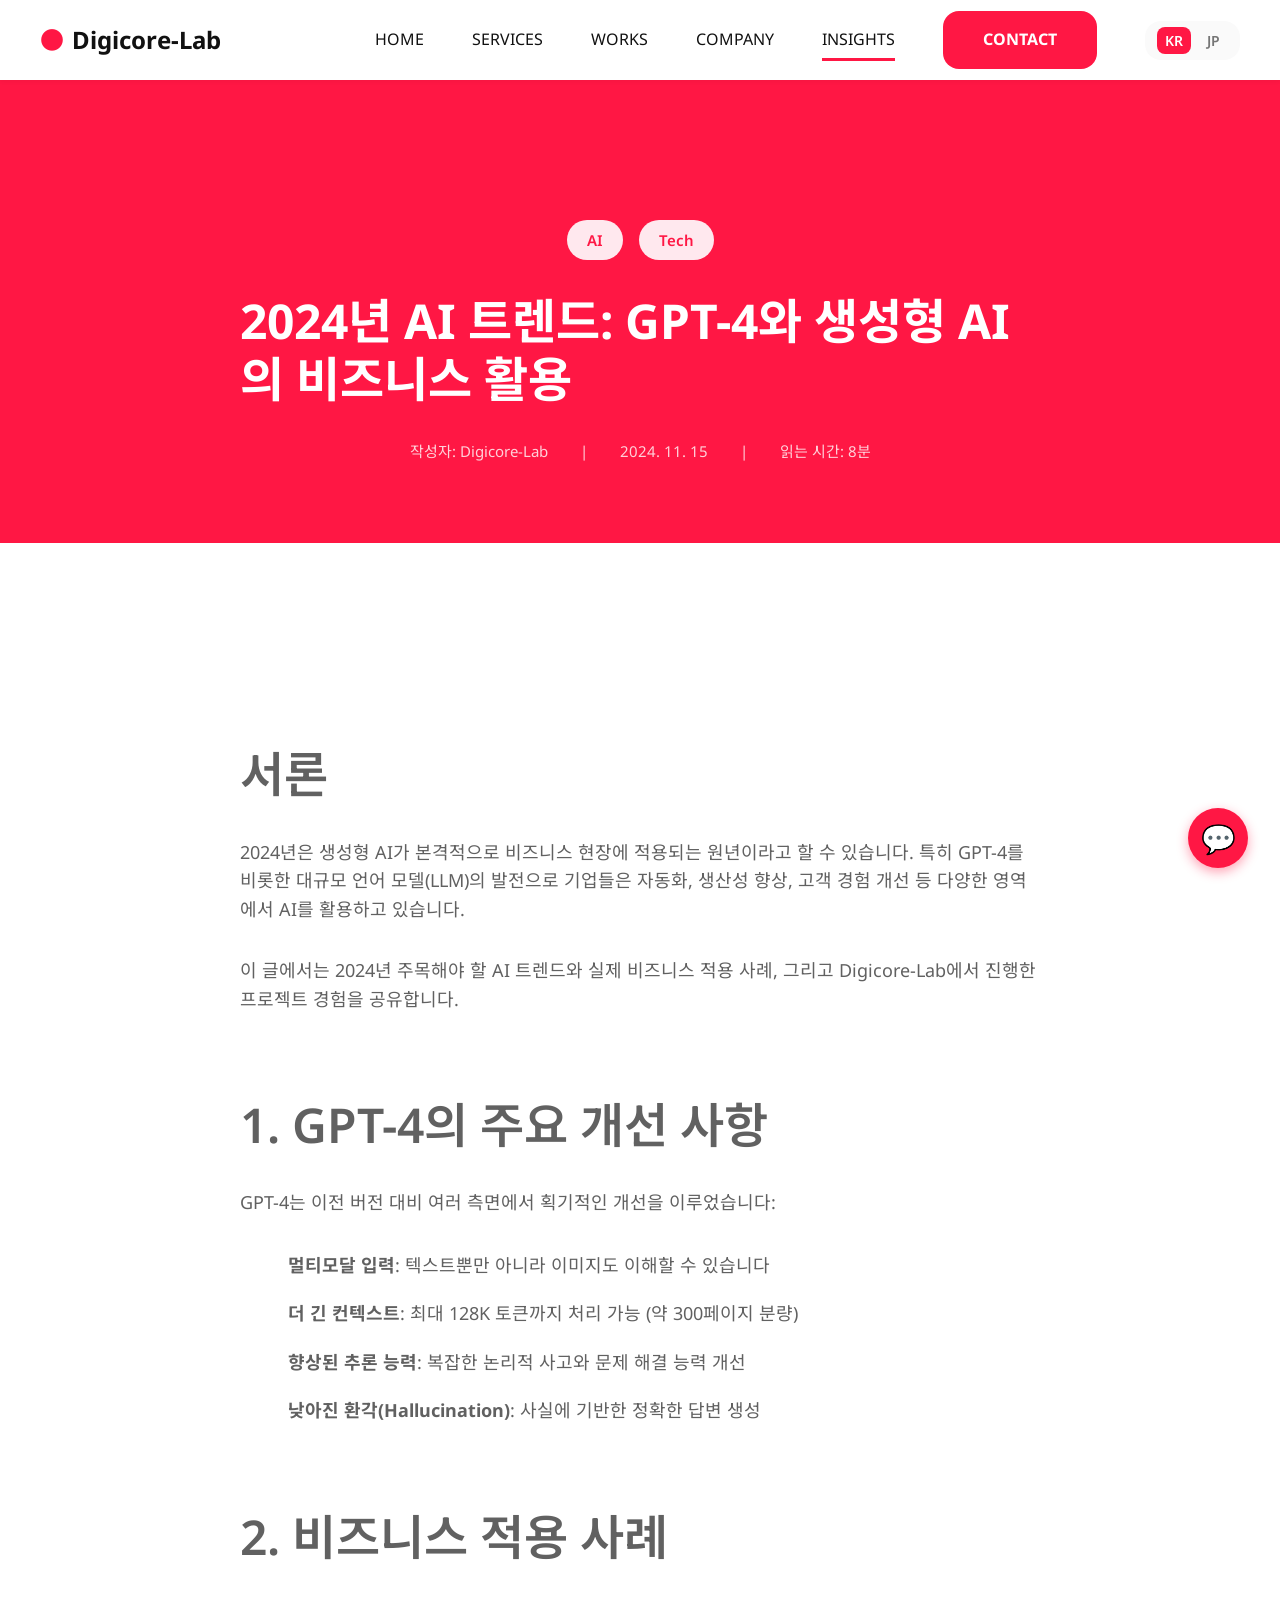
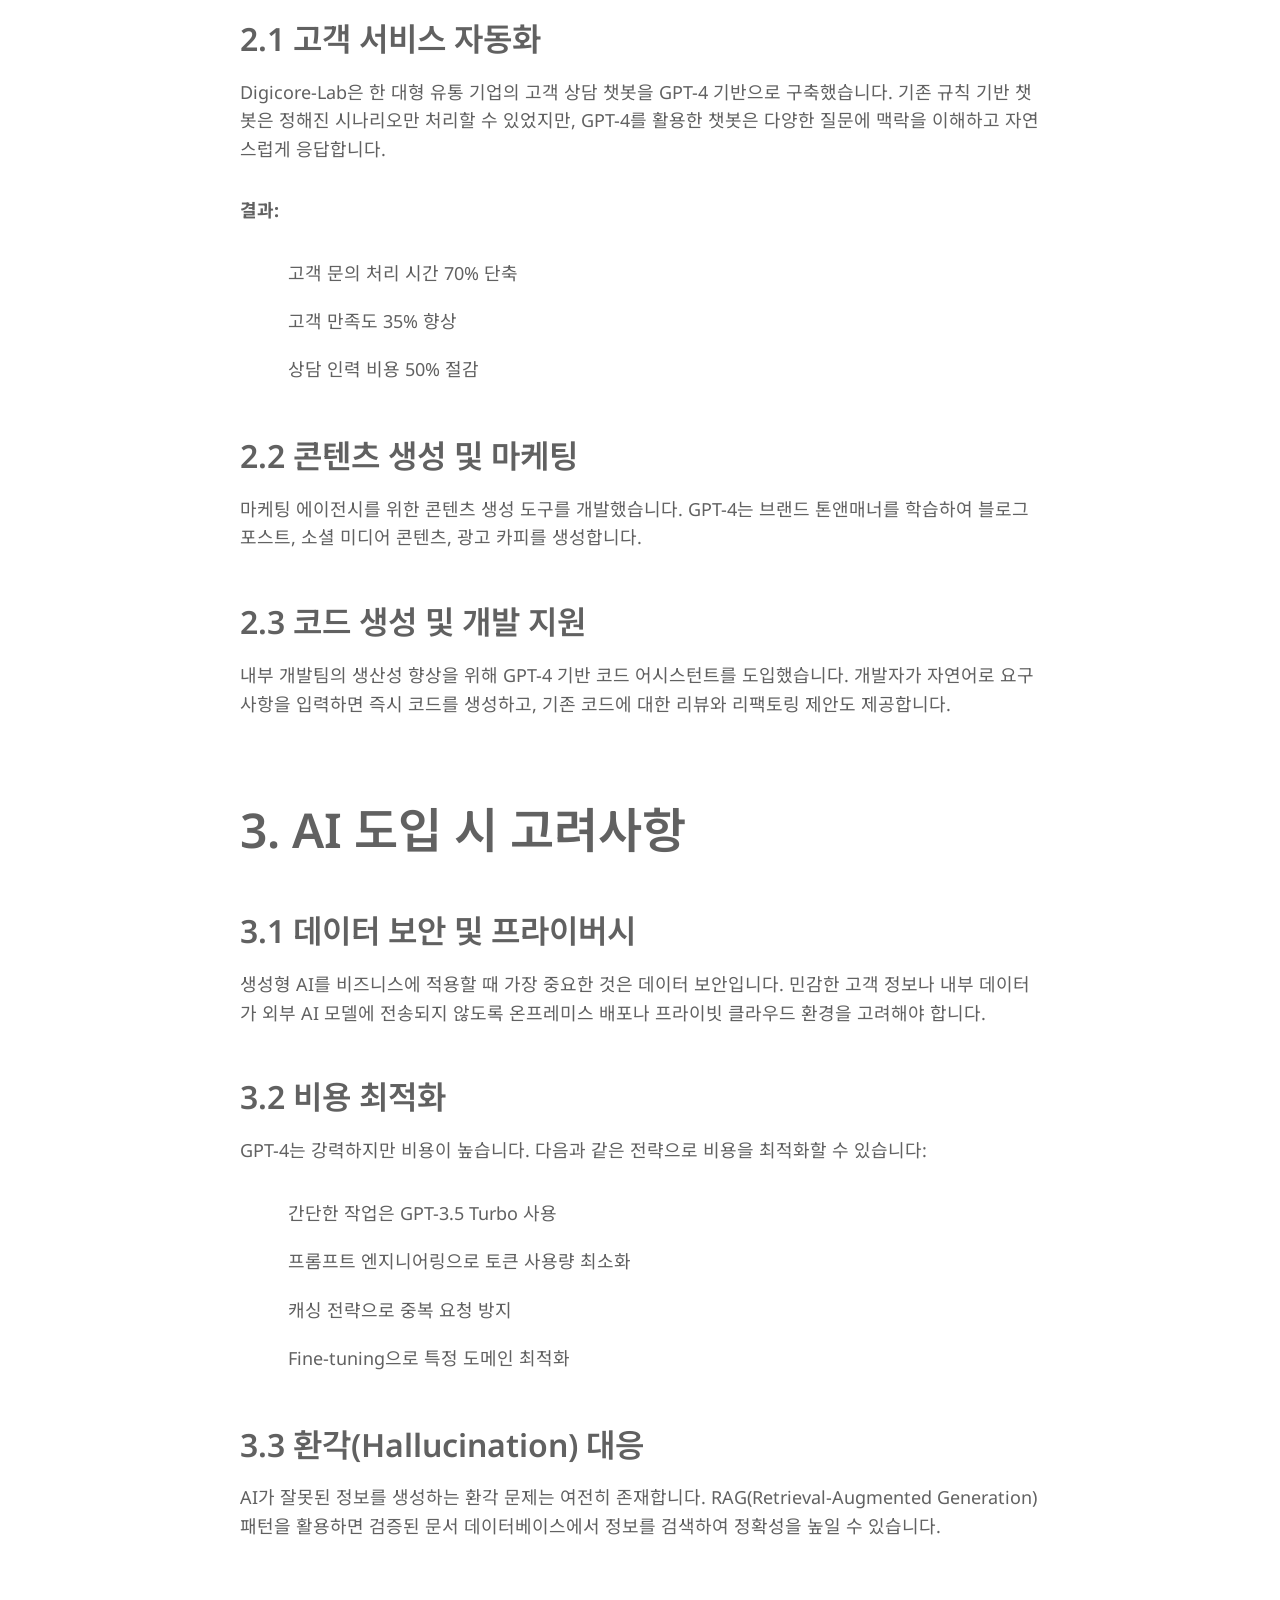
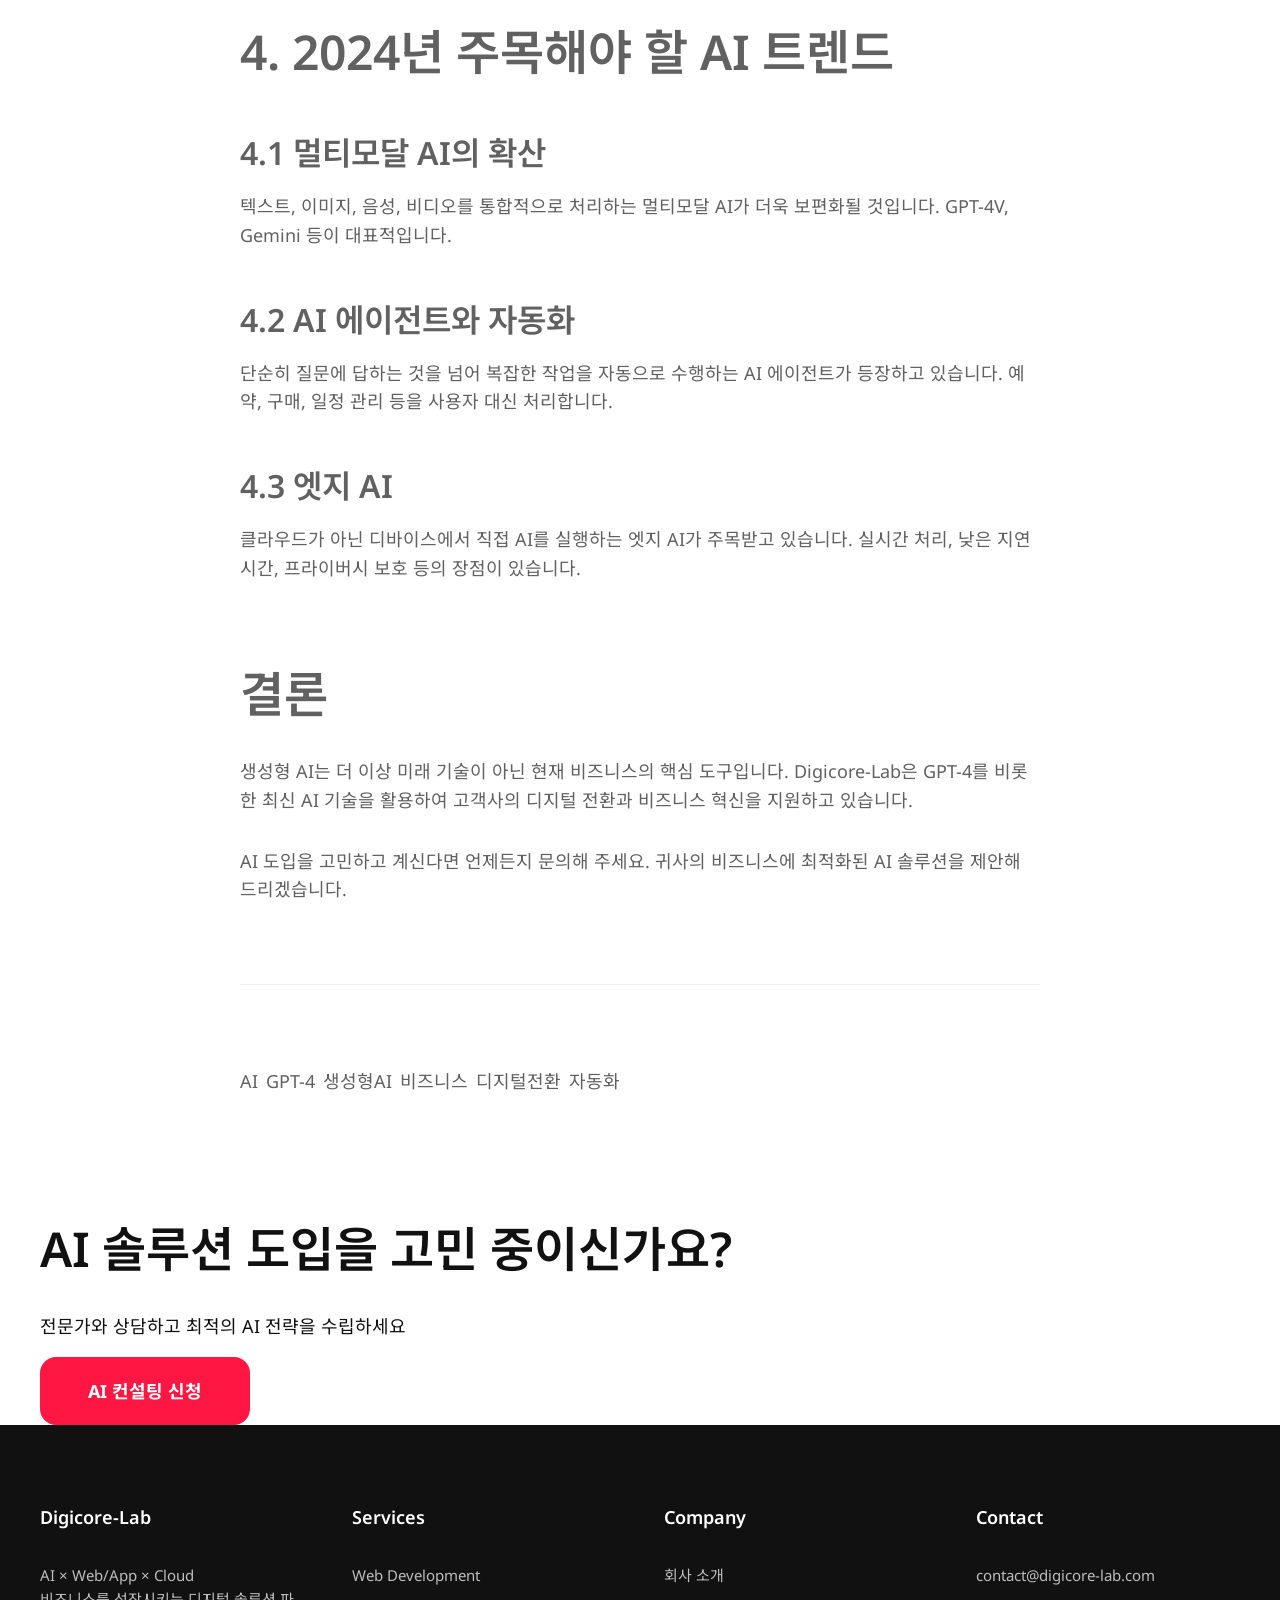
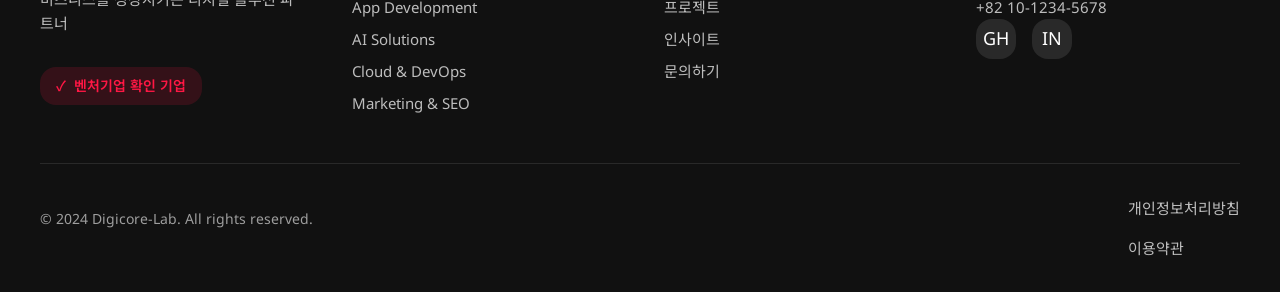
<file: insights/article.html>
<!DOCTYPE html>
<html lang="ko">
<head>
  <meta charset="UTF-8">
  <meta name="viewport" content="width=device-width, initial-scale=1.0">
  <meta name="description" content="2024년 AI 트렌드: GPT-4와 생성형 AI의 비즈니스 활용 - Digicore-Lab">
  <title>2024년 AI 트렌드: GPT-4와 생성형 AI의 비즈니스 활용 - Digicore-Lab</title>
  <link rel="stylesheet" href="../css/reset.css">
  <link rel="stylesheet" href="../css/design-system.css">
  <link rel="stylesheet" href="../css/common.css">
  <link rel="stylesheet" href="../css/pages/insights.css">
</head>
<body>
  <header class="header">
    <div class="header-container">
      <a href="../" class="logo"><span>●</span> Digicore-Lab</a>
      <nav class="nav">
        <div class="nav-links">
          <a href="../" class="nav-link">HOME</a>
          <a href="../services/web-development.html" class="nav-link">SERVICES</a>
          <a href="../works/" class="nav-link">WORKS</a>
          <a href="../company/" class="nav-link">COMPANY</a>
          <a href="./" class="nav-link active">INSIGHTS</a>
          <a href="../contact/" class="btn btn-primary">CONTACT</a>
        </div>
        <div class="nav-actions">
          <div class="lang-switcher">
            <button class="lang-btn active" data-lang="ko">KR</button>
            <button class="lang-btn" data-lang="jp">JP</button>
          </div>
        </div>
      </nav>
      <button class="mobile-menu-toggle" aria-label="메뉴 열기">
        <span></span><span></span><span></span>
      </button>
    </div>
    <nav class="mobile-nav">
      <div class="mobile-nav-links">
        <a href="../" class="mobile-nav-link">HOME</a>
        <a href="../services/web-development.html" class="mobile-nav-link">SERVICES</a>
        <a href="../works/" class="mobile-nav-link">WORKS</a>
        <a href="../company/" class="mobile-nav-link">COMPANY</a>
        <a href="./" class="mobile-nav-link active">INSIGHTS</a>
      </div>
      <div class="mobile-nav-actions">
        <div class="lang-switcher">
          <button class="lang-btn active" data-lang="ko">KR</button>
          <button class="lang-btn" data-lang="jp">JP</button>
        </div>
        <a href="../contact/" class="btn btn-primary btn-large" style="width: 100%;">CONTACT</a>
      </div>
    </nav>
  </header>

  <main class="page-content">
    <!-- Article Hero -->
    <section class="article-detail-hero">
      <div class="container">
        <div class="article-header">
          <div class="article-meta">
            <span class="badge badge-venture">AI</span>
            <span class="badge badge-venture">Tech</span>
          </div>
          <h1>2024년 AI 트렌드: GPT-4와 생성형 AI의 비즈니스 활용</h1>
          <div class="article-info">
            <span>작성자: Digicore-Lab</span>
            <span>|</span>
            <span>2024. 11. 15</span>
            <span>|</span>
            <span>읽는 시간: 8분</span>
          </div>
        </div>
      </div>
    </section>

    <!-- Article Content -->
    <section class="article-detail-content">
      <div class="container">
        <article class="article-body">
          <h2>서론</h2>
          <p>
            2024년은 생성형 AI가 본격적으로 비즈니스 현장에 적용되는 원년이라고 할 수 있습니다.
            특히 GPT-4를 비롯한 대규모 언어 모델(LLM)의 발전으로 기업들은 자동화, 생산성 향상,
            고객 경험 개선 등 다양한 영역에서 AI를 활용하고 있습니다.
          </p>
          <p>
            이 글에서는 2024년 주목해야 할 AI 트렌드와 실제 비즈니스 적용 사례,
            그리고 Digicore-Lab에서 진행한 프로젝트 경험을 공유합니다.
          </p>

          <h2>1. GPT-4의 주요 개선 사항</h2>
          <p>
            GPT-4는 이전 버전 대비 여러 측면에서 획기적인 개선을 이루었습니다:
          </p>
          <ul>
            <li><strong>멀티모달 입력</strong>: 텍스트뿐만 아니라 이미지도 이해할 수 있습니다</li>
            <li><strong>더 긴 컨텍스트</strong>: 최대 128K 토큰까지 처리 가능 (약 300페이지 분량)</li>
            <li><strong>향상된 추론 능력</strong>: 복잡한 논리적 사고와 문제 해결 능력 개선</li>
            <li><strong>낮아진 환각(Hallucination)</strong>: 사실에 기반한 정확한 답변 생성</li>
          </ul>

          <h2>2. 비즈니스 적용 사례</h2>

          <h3>2.1 고객 서비스 자동화</h3>
          <p>
            Digicore-Lab은 한 대형 유통 기업의 고객 상담 챗봇을 GPT-4 기반으로 구축했습니다.
            기존 규칙 기반 챗봇은 정해진 시나리오만 처리할 수 있었지만,
            GPT-4를 활용한 챗봇은 다양한 질문에 맥락을 이해하고 자연스럽게 응답합니다.
          </p>
          <p><strong>결과:</strong></p>
          <ul>
            <li>고객 문의 처리 시간 70% 단축</li>
            <li>고객 만족도 35% 향상</li>
            <li>상담 인력 비용 50% 절감</li>
          </ul>

          <h3>2.2 콘텐츠 생성 및 마케팅</h3>
          <p>
            마케팅 에이전시를 위한 콘텐츠 생성 도구를 개발했습니다.
            GPT-4는 브랜드 톤앤매너를 학습하여 블로그 포스트, 소셜 미디어 콘텐츠,
            광고 카피를 생성합니다.
          </p>

          <h3>2.3 코드 생성 및 개발 지원</h3>
          <p>
            내부 개발팀의 생산성 향상을 위해 GPT-4 기반 코드 어시스턴트를 도입했습니다.
            개발자가 자연어로 요구사항을 입력하면 즉시 코드를 생성하고,
            기존 코드에 대한 리뷰와 리팩토링 제안도 제공합니다.
          </p>

          <h2>3. AI 도입 시 고려사항</h2>

          <h3>3.1 데이터 보안 및 프라이버시</h3>
          <p>
            생성형 AI를 비즈니스에 적용할 때 가장 중요한 것은 데이터 보안입니다.
            민감한 고객 정보나 내부 데이터가 외부 AI 모델에 전송되지 않도록
            온프레미스 배포나 프라이빗 클라우드 환경을 고려해야 합니다.
          </p>

          <h3>3.2 비용 최적화</h3>
          <p>
            GPT-4는 강력하지만 비용이 높습니다. 다음과 같은 전략으로 비용을 최적화할 수 있습니다:
          </p>
          <ul>
            <li>간단한 작업은 GPT-3.5 Turbo 사용</li>
            <li>프롬프트 엔지니어링으로 토큰 사용량 최소화</li>
            <li>캐싱 전략으로 중복 요청 방지</li>
            <li>Fine-tuning으로 특정 도메인 최적화</li>
          </ul>

          <h3>3.3 환각(Hallucination) 대응</h3>
          <p>
            AI가 잘못된 정보를 생성하는 환각 문제는 여전히 존재합니다.
            RAG(Retrieval-Augmented Generation) 패턴을 활용하면
            검증된 문서 데이터베이스에서 정보를 검색하여 정확성을 높일 수 있습니다.
          </p>

          <h2>4. 2024년 주목해야 할 AI 트렌드</h2>

          <h3>4.1 멀티모달 AI의 확산</h3>
          <p>
            텍스트, 이미지, 음성, 비디오를 통합적으로 처리하는 멀티모달 AI가
            더욱 보편화될 것입니다. GPT-4V, Gemini 등이 대표적입니다.
          </p>

          <h3>4.2 AI 에이전트와 자동화</h3>
          <p>
            단순히 질문에 답하는 것을 넘어 복잡한 작업을 자동으로 수행하는
            AI 에이전트가 등장하고 있습니다. 예약, 구매, 일정 관리 등을
            사용자 대신 처리합니다.
          </p>

          <h3>4.3 엣지 AI</h3>
          <p>
            클라우드가 아닌 디바이스에서 직접 AI를 실행하는 엣지 AI가 주목받고 있습니다.
            실시간 처리, 낮은 지연시간, 프라이버시 보호 등의 장점이 있습니다.
          </p>

          <h2>결론</h2>
          <p>
            생성형 AI는 더 이상 미래 기술이 아닌 현재 비즈니스의 핵심 도구입니다.
            Digicore-Lab은 GPT-4를 비롯한 최신 AI 기술을 활용하여
            고객사의 디지털 전환과 비즈니스 혁신을 지원하고 있습니다.
          </p>
          <p>
            AI 도입을 고민하고 계신다면 언제든지 문의해 주세요.
            귀사의 비즈니스에 최적화된 AI 솔루션을 제안해 드리겠습니다.
          </p>

          <!-- Tags -->
          <div class="article-tags">
            <span class="tag">AI</span>
            <span class="tag">GPT-4</span>
            <span class="tag">생성형AI</span>
            <span class="tag">비즈니스</span>
            <span class="tag">디지털전환</span>
            <span class="tag">자동화</span>
          </div>
        </article>
      </div>
    </section>

    <!-- CTA Section -->
    <section class="cta-section">
      <div class="container">
        <h2>AI 솔루션 도입을 고민 중이신가요?</h2>
        <p>전문가와 상담하고 최적의 AI 전략을 수립하세요</p>
        <a href="../contact/" class="btn btn-primary btn-large">AI 컨설팅 신청</a>
      </div>
    </section>
  </main>

  <footer class="footer">
    <div class="footer-container">
      <div class="footer-content">
        <div class="footer-section">
          <h3>Digicore-Lab</h3>
          <p class="footer-description">AI × Web/App × Cloud<br>비즈니스를 성장시키는 디지털 솔루션 파트너</p>
          <div class="footer-venture"><span>✓</span><span>벤처기업 확인 기업</span></div>
        </div>
        <div class="footer-section">
          <h3>Services</h3>
          <div class="footer-links">
            <a href="../services/web-development.html" class="footer-link">Web Development</a>
            <a href="../services/app-development.html" class="footer-link">App Development</a>
            <a href="../services/ai-solutions.html" class="footer-link">AI Solutions</a>
            <a href="../services/cloud-devops.html" class="footer-link">Cloud & DevOps</a>
            <a href="../services/marketing-seo.html" class="footer-link">Marketing & SEO</a>
          </div>
        </div>
        <div class="footer-section">
          <h3>Company</h3>
          <div class="footer-links">
            <a href="../company/" class="footer-link">회사 소개</a>
            <a href="../works/" class="footer-link">프로젝트</a>
            <a href="./" class="footer-link">인사이트</a>
            <a href="../contact/" class="footer-link">문의하기</a>
          </div>
        </div>
        <div class="footer-section">
          <h3>Contact</h3>
          <div class="footer-links">
            <a href="mailto:contact@digicore-lab.com" class="footer-link">contact@digicore-lab.com</a>
            <a href="tel:+821012345678" class="footer-link">+82 10-1234-5678</a>
          </div>
          <div class="footer-social">
            <a href="#" class="social-link" aria-label="GitHub">GH</a>
            <a href="#" class="social-link" aria-label="LinkedIn">IN</a>
          </div>
        </div>
      </div>
      <div class="footer-bottom">
        <p class="footer-copyright">&copy; 2024 Digicore-Lab. All rights reserved.</p>
        <div class="footer-links" style="display: flex; gap: 16px;">
          <a href="#" class="footer-link">개인정보처리방침</a>
          <a href="#" class="footer-link">이용약관</a>
        </div>
      </div>
    </div>
  </footer>
  
  <!-- Floating Chat Button -->
  <a href="../contact/" class="floating-chat" aria-label="Contact Us">
    💬
  </a>

  <script src="../js/common.js"></script>
  <script src="../js/i18n.js"></script>
</body>
</html>
</file>
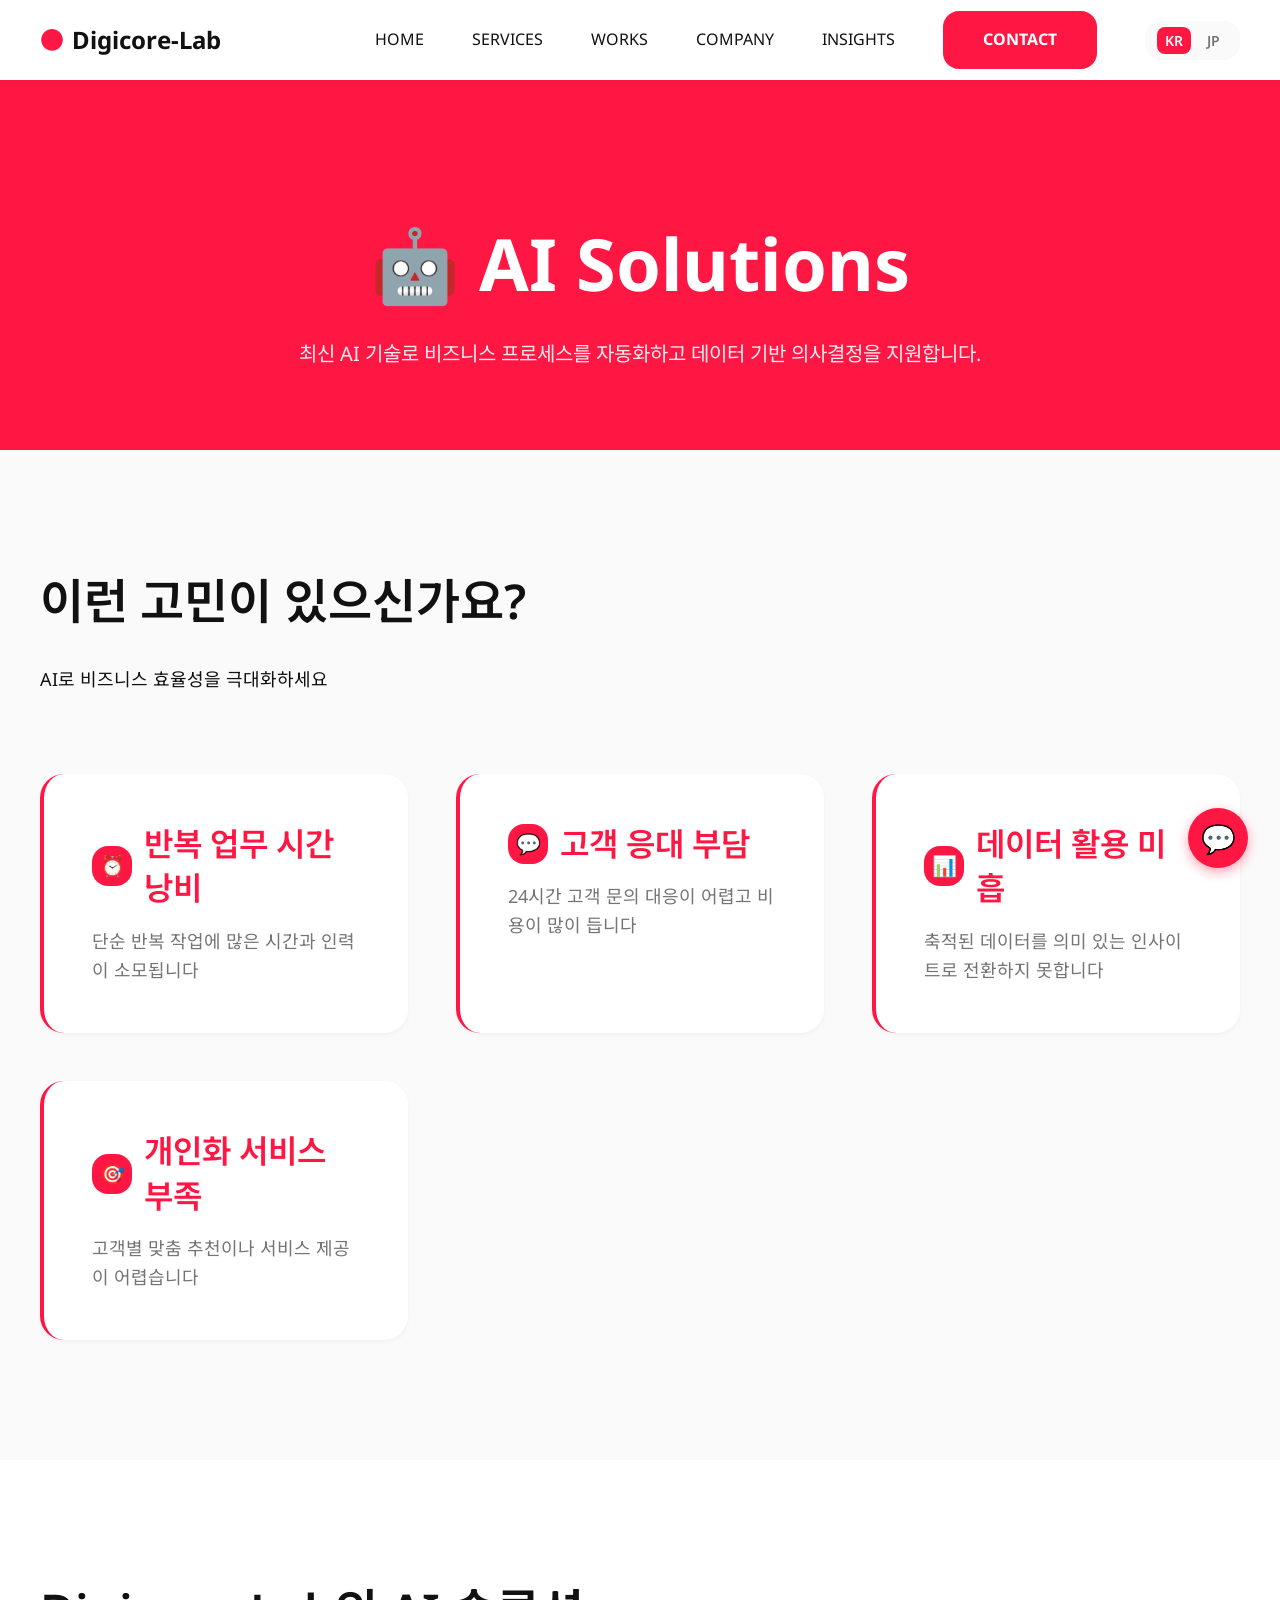
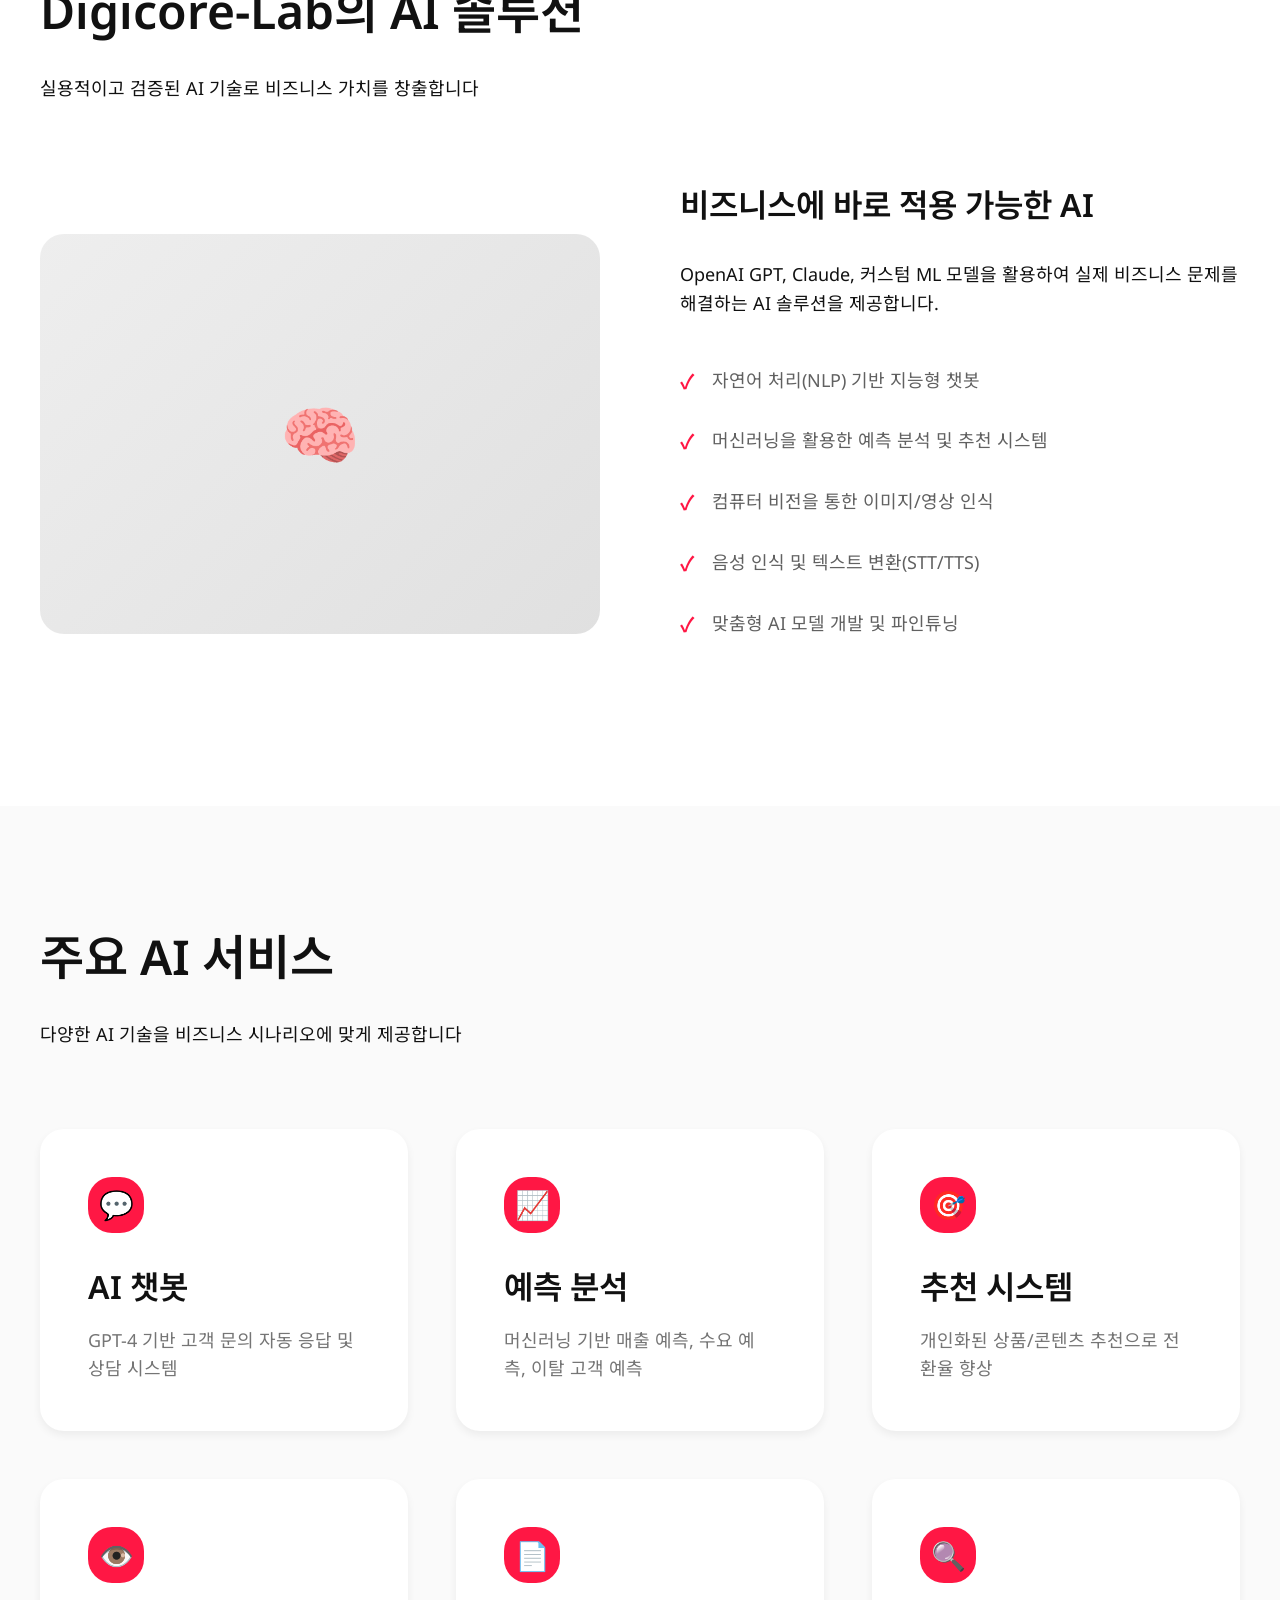
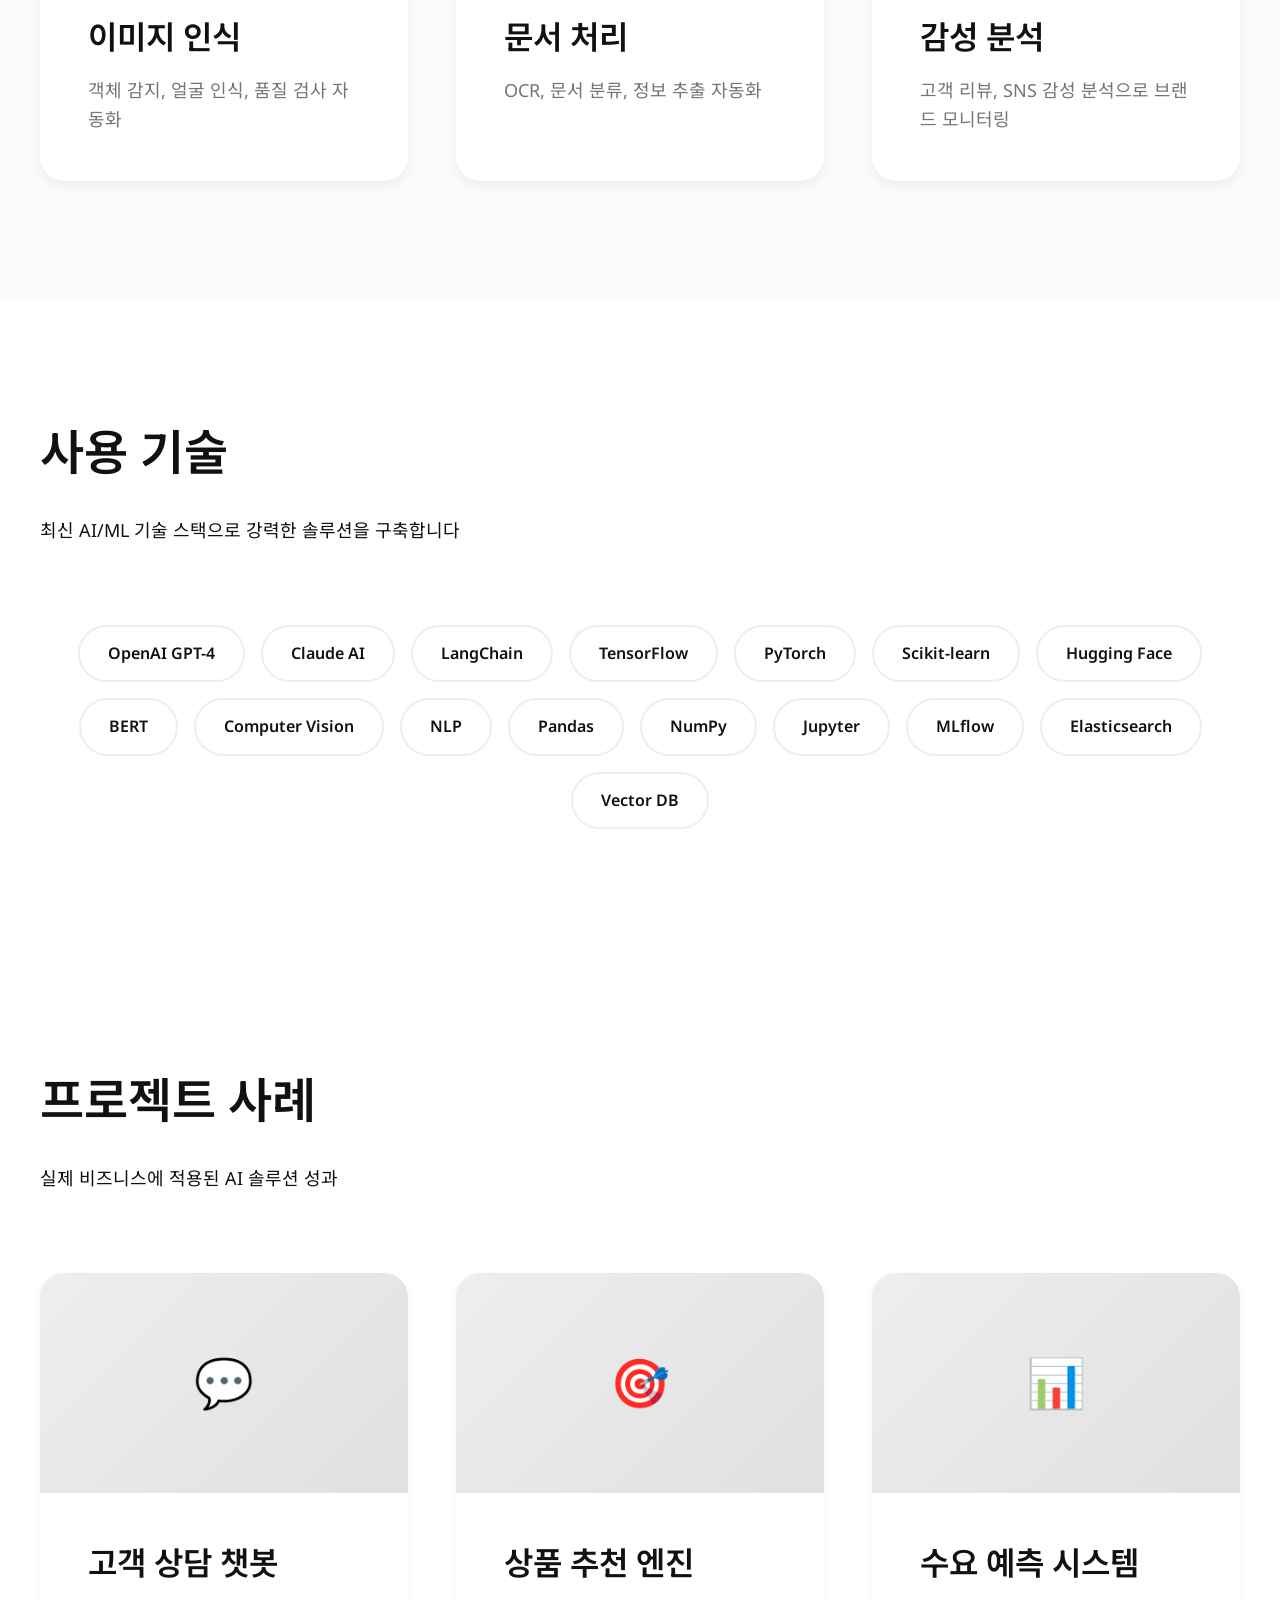
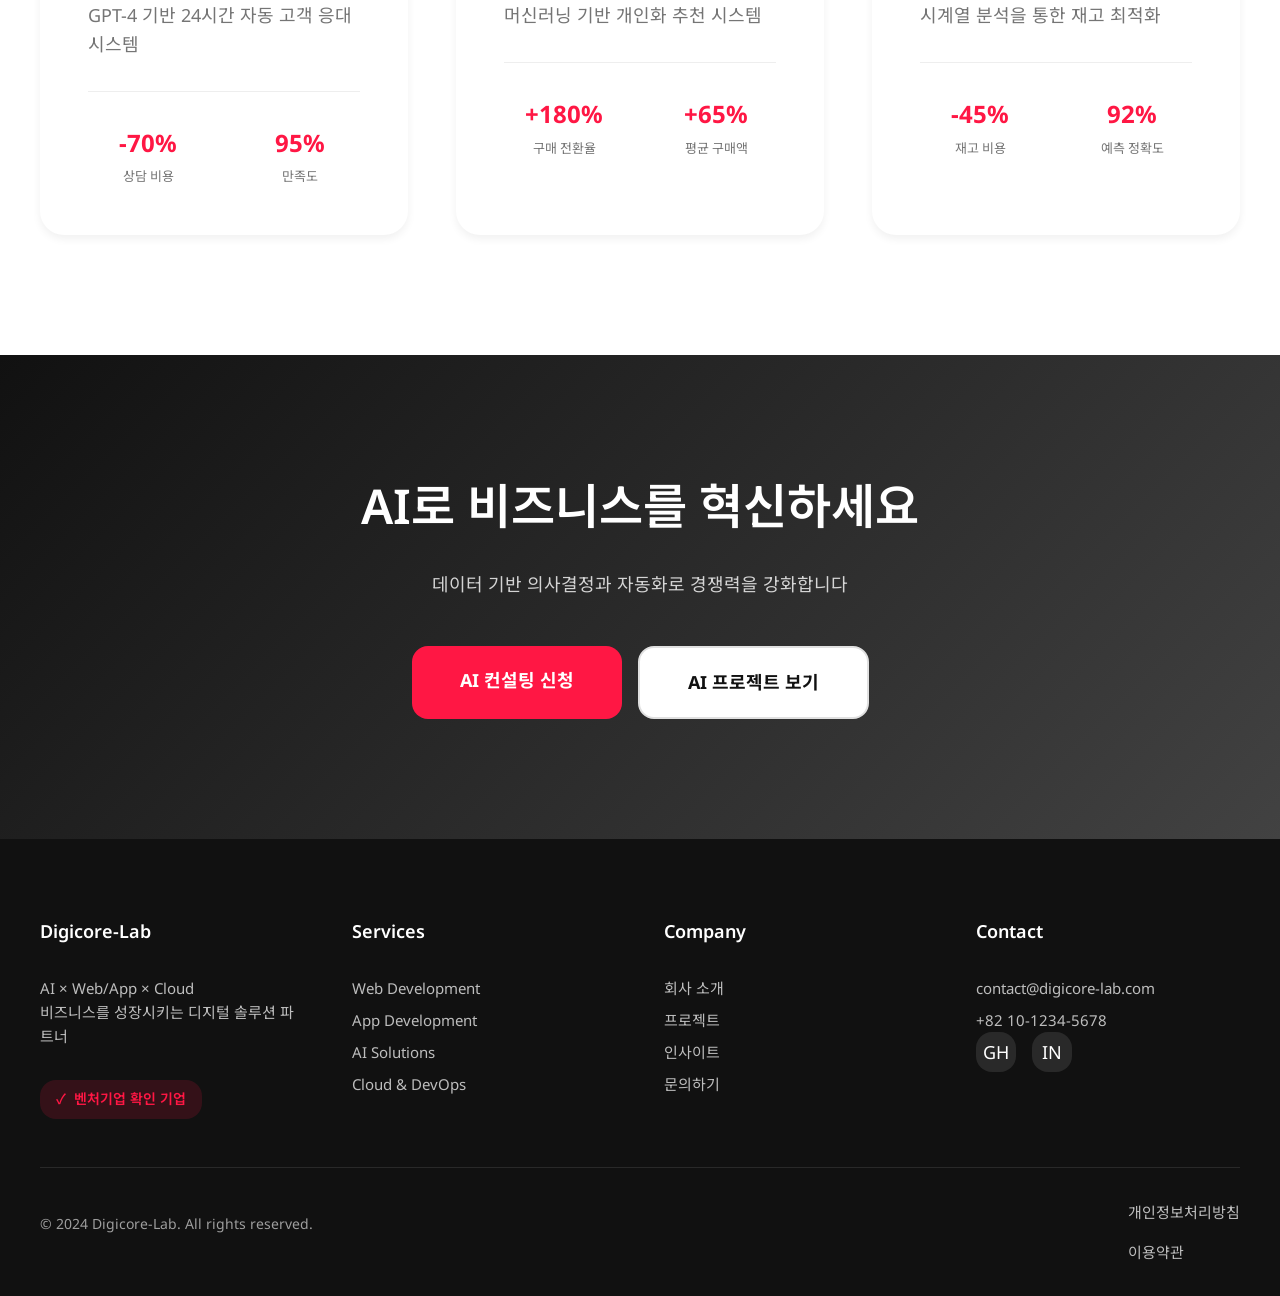
<file: services/ai-solutions.html>
<!DOCTYPE html>
<html lang="ko">
<head>
  <meta charset="UTF-8">
  <meta name="viewport" content="width=device-width, initial-scale=1.0">
  <meta name="description" content="Digicore-Lab AI Solutions - 챗봇, 데이터 분석, 머신러닝 모델 개발 및 적용">
  <title>AI Solutions - Digicore-Lab</title>
  <link rel="stylesheet" href="../css/reset.css">
  <link rel="stylesheet" href="../css/design-system.css">
  <link rel="stylesheet" href="../css/common.css">
  <link rel="stylesheet" href="../css/pages/services.css">
</head>
<body>
  <header class="header">
    <div class="header-container">
      <a href="../" class="logo"><span>●</span> Digicore-Lab</a>
      <nav class="nav">
        <div class="nav-links">
          <a href="../" class="nav-link">HOME</a>
          <a href="./web-development.html" class="nav-link active">SERVICES</a>
          <a href="../works/" class="nav-link">WORKS</a>
          <a href="../company/" class="nav-link">COMPANY</a>
          <a href="../insights/" class="nav-link">INSIGHTS</a>
          <a href="../contact/" class="btn btn-primary">CONTACT</a>
        </div>
        <div class="nav-actions">
          <div class="lang-switcher">
            <button class="lang-btn active" data-lang="ko">KR</button>
            <button class="lang-btn" data-lang="jp">JP</button>
          </div>
        </div>
      </nav>
      <button class="mobile-menu-toggle" aria-label="메뉴 열기">
        <span></span><span></span><span></span>
      </button>
    </div>
    <nav class="mobile-nav">
      <div class="mobile-nav-links">
        <a href="../" class="mobile-nav-link">HOME</a>
        <a href="./web-development.html" class="mobile-nav-link active">SERVICES</a>
        <a href="../works/" class="mobile-nav-link">WORKS</a>
        <a href="../company/" class="mobile-nav-link">COMPANY</a>
        <a href="../insights/" class="mobile-nav-link">INSIGHTS</a>
      </div>
      <div class="mobile-nav-actions">
        <div class="lang-switcher">
          <button class="lang-btn active" data-lang="ko">KR</button>
          <button class="lang-btn" data-lang="jp">JP</button>
        </div>
        <a href="../contact/" class="btn btn-primary btn-large" style="width: 100%;">CONTACT</a>
      </div>
    </nav>
  </header>

  <main class="page-content">
    <section class="service-hero">
      <div class="container">
        <h1>🤖 AI Solutions</h1>
        <p>최신 AI 기술로 비즈니스 프로세스를 자동화하고 데이터 기반 의사결정을 지원합니다.</p>
      </div>
    </section>

    <section class="problem-section">
      <div class="container">
        <div class="section-header">
          <h2>이런 고민이 있으신가요?</h2>
          <p>AI로 비즈니스 효율성을 극대화하세요</p>
        </div>
        <div class="problem-grid">
          <div class="problem-item">
            <h3><div class="problem-icon">⏰</div>반복 업무 시간 낭비</h3>
            <p>단순 반복 작업에 많은 시간과 인력이 소모됩니다</p>
          </div>
          <div class="problem-item">
            <h3><div class="problem-icon">💬</div>고객 응대 부담</h3>
            <p>24시간 고객 문의 대응이 어렵고 비용이 많이 듭니다</p>
          </div>
          <div class="problem-item">
            <h3><div class="problem-icon">📊</div>데이터 활용 미흡</h3>
            <p>축적된 데이터를 의미 있는 인사이트로 전환하지 못합니다</p>
          </div>
          <div class="problem-item">
            <h3><div class="problem-icon">🎯</div>개인화 서비스 부족</h3>
            <p>고객별 맞춤 추천이나 서비스 제공이 어렵습니다</p>
          </div>
        </div>
      </div>
    </section>

    <section class="solution-section">
      <div class="container">
        <div class="section-header">
          <h2>Digicore-Lab의 AI 솔루션</h2>
          <p>실용적이고 검증된 AI 기술로 비즈니스 가치를 창출합니다</p>
        </div>
        <div class="solution-content">
          <div class="solution-image">🧠</div>
          <div class="solution-text">
            <h3>비즈니스에 바로 적용 가능한 AI</h3>
            <p>OpenAI GPT, Claude, 커스텀 ML 모델을 활용하여 실제 비즈니스 문제를 해결하는 AI 솔루션을 제공합니다.</p>
            <ul class="solution-list">
              <li>자연어 처리(NLP) 기반 지능형 챗봇</li>
              <li>머신러닝을 활용한 예측 분석 및 추천 시스템</li>
              <li>컴퓨터 비전을 통한 이미지/영상 인식</li>
              <li>음성 인식 및 텍스트 변환(STT/TTS)</li>
              <li>맞춤형 AI 모델 개발 및 파인튜닝</li>
            </ul>
          </div>
        </div>
      </div>
    </section>

    <section class="features-section">
      <div class="container">
        <div class="section-header">
          <h2>주요 AI 서비스</h2>
          <p>다양한 AI 기술을 비즈니스 시나리오에 맞게 제공합니다</p>
        </div>
        <div class="features-grid">
          <div class="feature-card">
            <div class="feature-icon">💬</div>
            <h3>AI 챗봇</h3>
            <p>GPT-4 기반 고객 문의 자동 응답 및 상담 시스템</p>
          </div>
          <div class="feature-card">
            <div class="feature-icon">📈</div>
            <h3>예측 분석</h3>
            <p>머신러닝 기반 매출 예측, 수요 예측, 이탈 고객 예측</p>
          </div>
          <div class="feature-card">
            <div class="feature-icon">🎯</div>
            <h3>추천 시스템</h3>
            <p>개인화된 상품/콘텐츠 추천으로 전환율 향상</p>
          </div>
          <div class="feature-card">
            <div class="feature-icon">👁️</div>
            <h3>이미지 인식</h3>
            <p>객체 감지, 얼굴 인식, 품질 검사 자동화</p>
          </div>
          <div class="feature-card">
            <div class="feature-icon">📄</div>
            <h3>문서 처리</h3>
            <p>OCR, 문서 분류, 정보 추출 자동화</p>
          </div>
          <div class="feature-card">
            <div class="feature-icon">🔍</div>
            <h3>감성 분석</h3>
            <p>고객 리뷰, SNS 감성 분석으로 브랜드 모니터링</p>
          </div>
        </div>
      </div>
    </section>

    <section class="technology-section">
      <div class="container">
        <div class="section-header">
          <h2>사용 기술</h2>
          <p>최신 AI/ML 기술 스택으로 강력한 솔루션을 구축합니다</p>
        </div>
        <div class="tech-list">
          <span class="tech-item">OpenAI GPT-4</span>
          <span class="tech-item">Claude AI</span>
          <span class="tech-item">LangChain</span>
          <span class="tech-item">TensorFlow</span>
          <span class="tech-item">PyTorch</span>
          <span class="tech-item">Scikit-learn</span>
          <span class="tech-item">Hugging Face</span>
          <span class="tech-item">BERT</span>
          <span class="tech-item">Computer Vision</span>
          <span class="tech-item">NLP</span>
          <span class="tech-item">Pandas</span>
          <span class="tech-item">NumPy</span>
          <span class="tech-item">Jupyter</span>
          <span class="tech-item">MLflow</span>
          <span class="tech-item">Elasticsearch</span>
          <span class="tech-item">Vector DB</span>
        </div>
      </div>
    </section>

    <section class="case-studies-section">
      <div class="container">
        <div class="section-header">
          <h2>프로젝트 사례</h2>
          <p>실제 비즈니스에 적용된 AI 솔루션 성과</p>
        </div>
        <div class="case-studies-grid">
          <div class="case-study-card">
            <div class="case-study-image">💬</div>
            <div class="case-study-content">
              <h3>고객 상담 챗봇</h3>
              <p>GPT-4 기반 24시간 자동 고객 응대 시스템</p>
              <div class="case-study-results">
                <div class="result-item">
                  <span class="result-value">-70%</span>
                  <span class="result-label">상담 비용</span>
                </div>
                <div class="result-item">
                  <span class="result-value">95%</span>
                  <span class="result-label">만족도</span>
                </div>
              </div>
            </div>
          </div>
          <div class="case-study-card">
            <div class="case-study-image">🎯</div>
            <div class="case-study-content">
              <h3>상품 추천 엔진</h3>
              <p>머신러닝 기반 개인화 추천 시스템</p>
              <div class="case-study-results">
                <div class="result-item">
                  <span class="result-value">+180%</span>
                  <span class="result-label">구매 전환율</span>
                </div>
                <div class="result-item">
                  <span class="result-value">+65%</span>
                  <span class="result-label">평균 구매액</span>
                </div>
              </div>
            </div>
          </div>
          <div class="case-study-card">
            <div class="case-study-image">📊</div>
            <div class="case-study-content">
              <h3>수요 예측 시스템</h3>
              <p>시계열 분석을 통한 재고 최적화</p>
              <div class="case-study-results">
                <div class="result-item">
                  <span class="result-value">-45%</span>
                  <span class="result-label">재고 비용</span>
                </div>
                <div class="result-item">
                  <span class="result-value">92%</span>
                  <span class="result-label">예측 정확도</span>
                </div>
              </div>
            </div>
          </div>
        </div>
      </div>
    </section>

    <section class="service-cta">
      <div class="container">
        <h2>AI로 비즈니스를 혁신하세요</h2>
        <p>데이터 기반 의사결정과 자동화로 경쟁력을 강화합니다</p>
        <div class="service-cta-actions">
          <a href="../contact/" class="btn btn-primary btn-large">AI 컨설팅 신청</a>
          <a href="../works/" class="btn btn-secondary btn-large">AI 프로젝트 보기</a>
        </div>
      </div>
    </section>
  </main>

  <footer class="footer">
    <div class="footer-container">
      <div class="footer-content">
        <div class="footer-section">
          <h3>Digicore-Lab</h3>
          <p class="footer-description">AI × Web/App × Cloud<br>비즈니스를 성장시키는 디지털 솔루션 파트너</p>
          <div class="footer-venture"><span>✓</span><span>벤처기업 확인 기업</span></div>
        </div>
        <div class="footer-section">
          <h3>Services</h3>
          <div class="footer-links">
            <a href="./web-development.html" class="footer-link">Web Development</a>
            <a href="./app-development.html" class="footer-link">App Development</a>
            <a href="./ai-solutions.html" class="footer-link">AI Solutions</a>
            <a href="./cloud-devops.html" class="footer-link">Cloud & DevOps</a>
          </div>
        </div>
        <div class="footer-section">
          <h3>Company</h3>
          <div class="footer-links">
            <a href="../company/" class="footer-link">회사 소개</a>
            <a href="../works/" class="footer-link">프로젝트</a>
            <a href="../insights/" class="footer-link">인사이트</a>
            <a href="../contact/" class="footer-link">문의하기</a>
          </div>
        </div>
        <div class="footer-section">
          <h3>Contact</h3>
          <div class="footer-links">
            <a href="mailto:contact@digicore-lab.com" class="footer-link">contact@digicore-lab.com</a>
            <a href="tel:+821012345678" class="footer-link">+82 10-1234-5678</a>
          </div>
          <div class="footer-social">
            <a href="#" class="social-link" aria-label="GitHub">GH</a>
            <a href="#" class="social-link" aria-label="LinkedIn">IN</a>
          </div>
        </div>
      </div>
      <div class="footer-bottom">
        <p class="footer-copyright">&copy; 2024 Digicore-Lab. All rights reserved.</p>
        <div class="footer-links" style="display: flex; gap: 16px;">
          <a href="#" class="footer-link">개인정보처리방침</a>
          <a href="#" class="footer-link">이용약관</a>
        </div>
      </div>
    </div>
  </footer>
  
  <!-- Floating Chat Button -->
  <a href="../contact/" class="floating-chat" aria-label="Contact Us">
    💬
  </a>

  <script src="../js/common.js"></script>
  <script src="../js/i18n.js"></script>
</body>
</html>
</file>
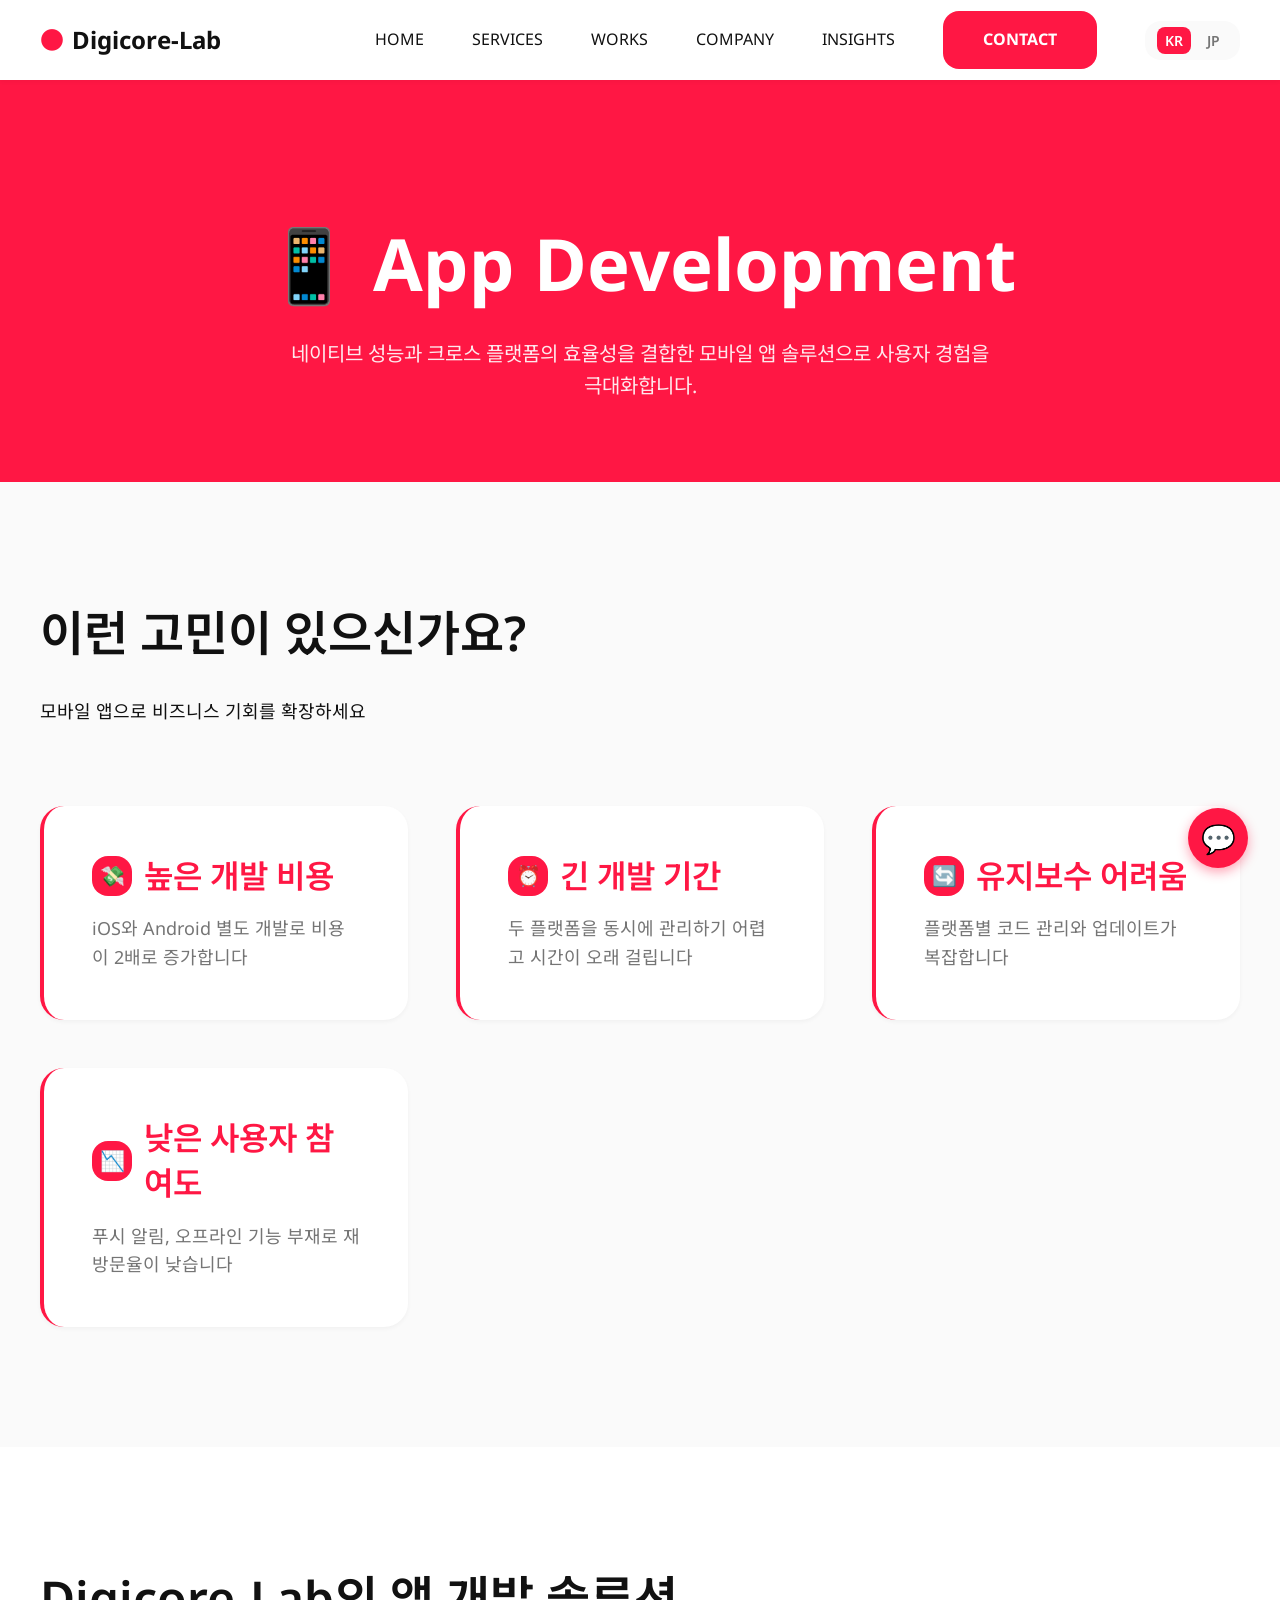
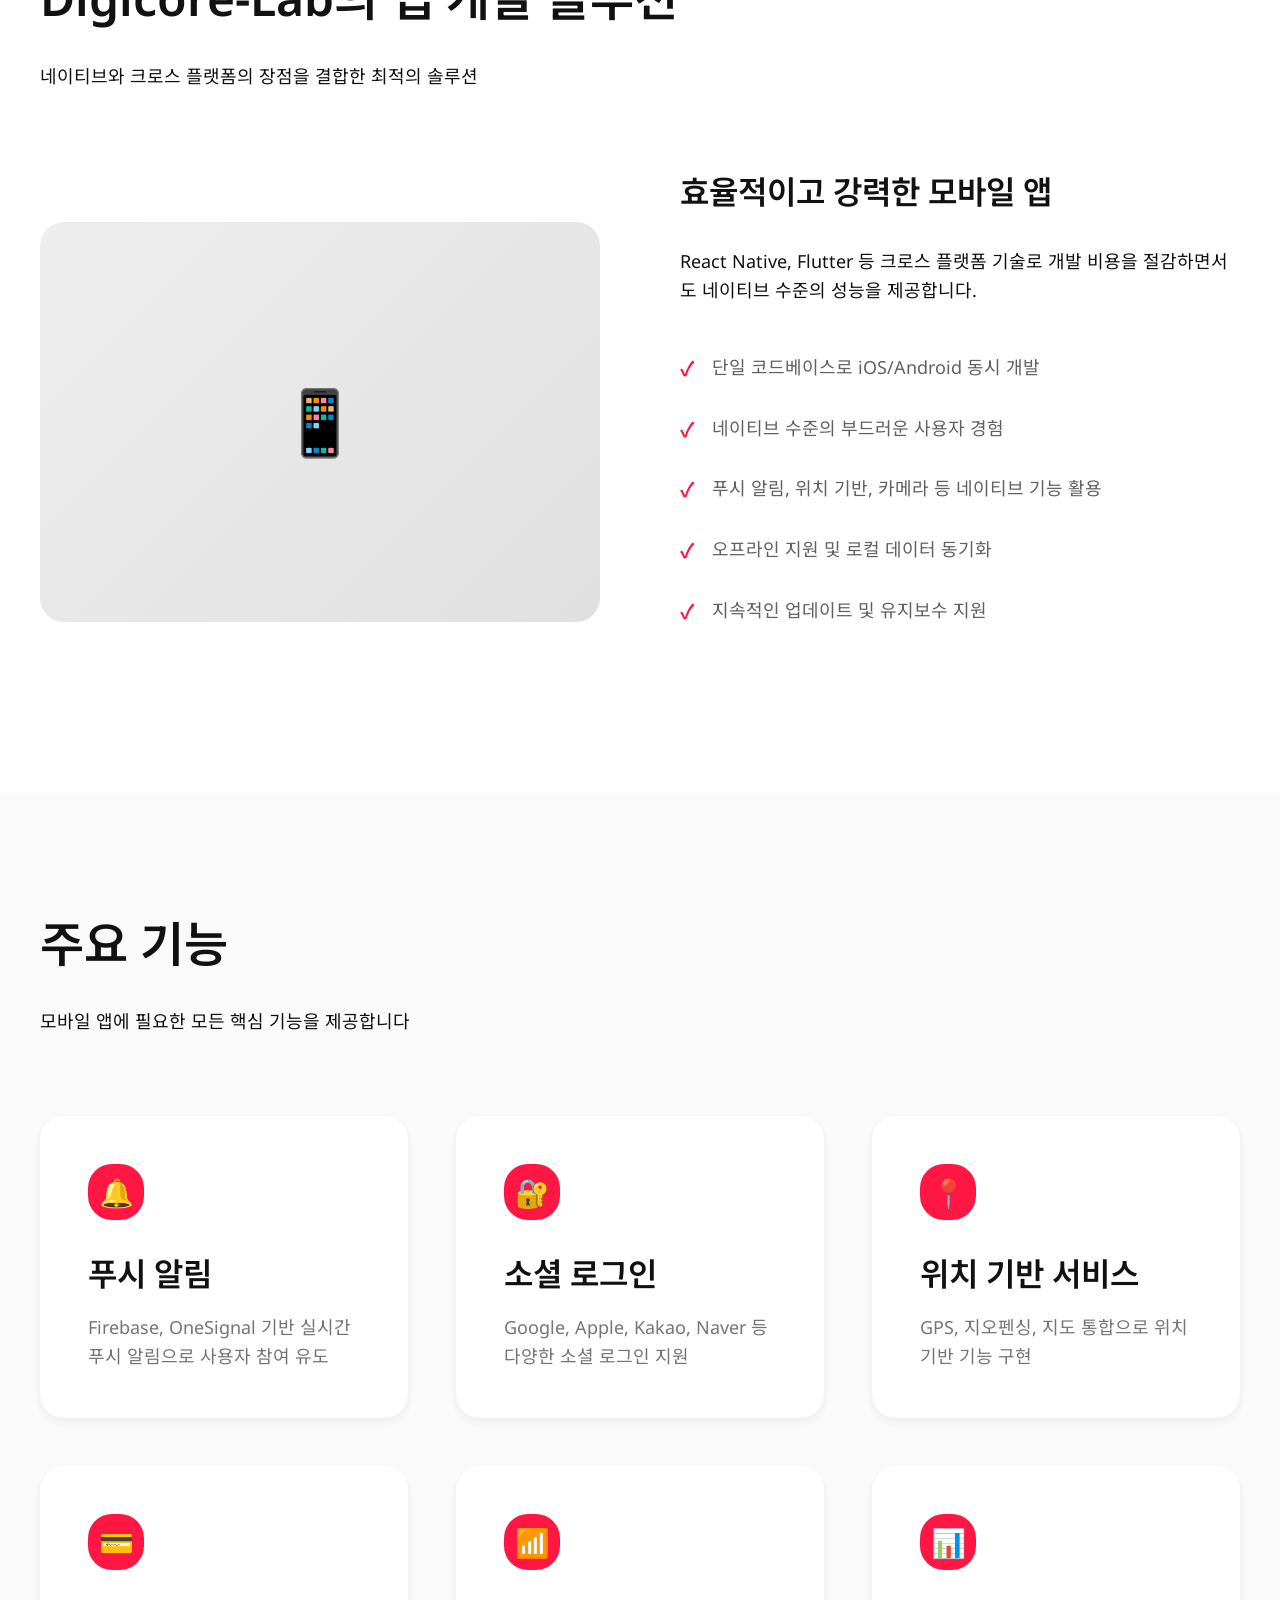
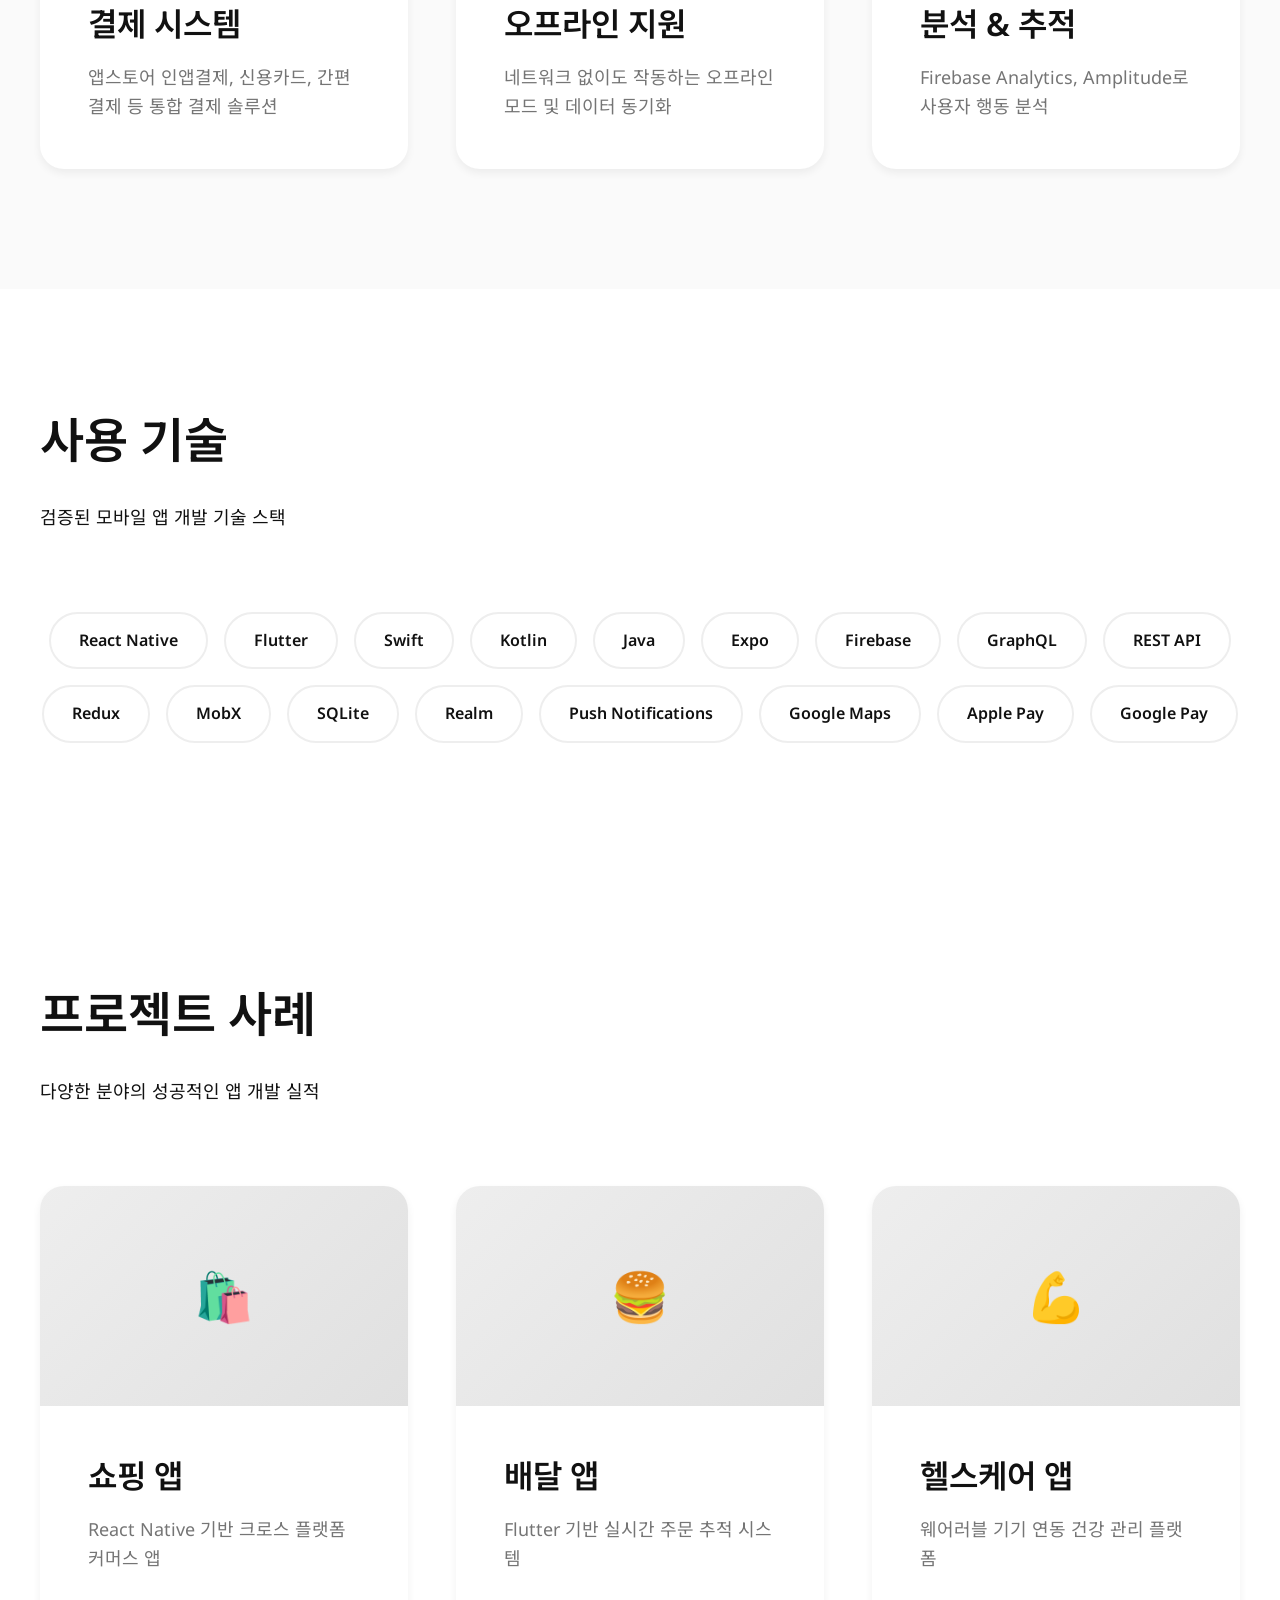
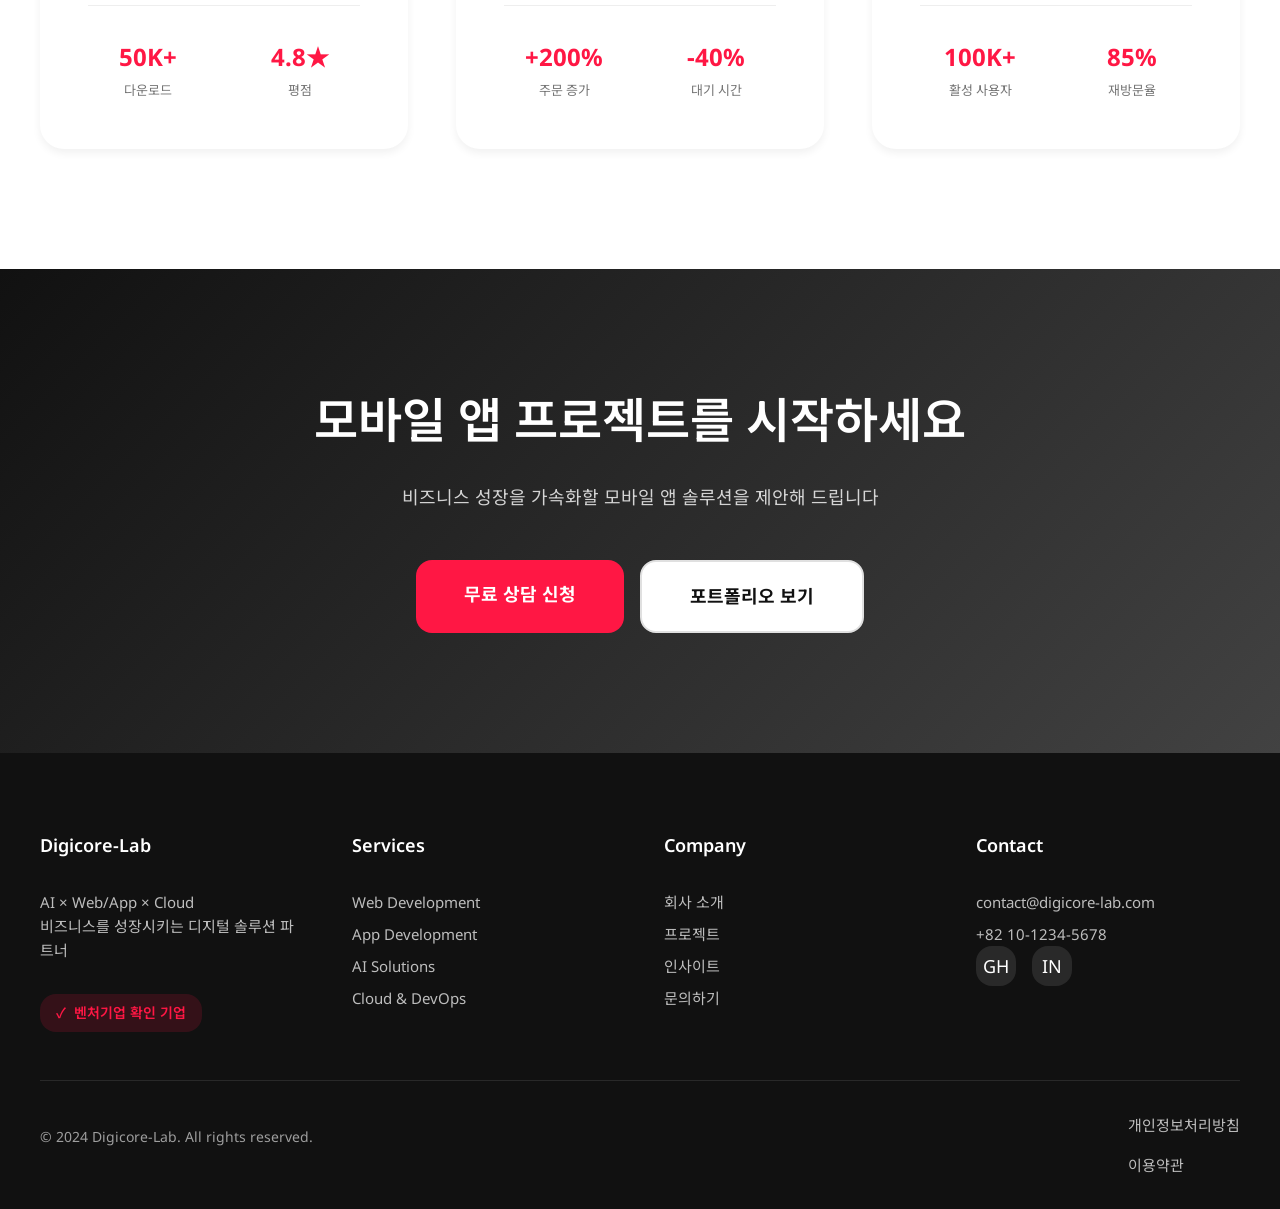
<file: services/app-development.html>
<!DOCTYPE html>
<html lang="ko">
<head>
  <meta charset="UTF-8">
  <meta name="viewport" content="width=device-width, initial-scale=1.0">
  <meta name="description" content="Digicore-Lab App Development - iOS/Android 네이티브 및 하이브리드 앱 개발">
  <title>App Development - Digicore-Lab</title>
  <link rel="stylesheet" href="../css/reset.css">
  <link rel="stylesheet" href="../css/design-system.css">
  <link rel="stylesheet" href="../css/common.css">
  <link rel="stylesheet" href="../css/pages/services.css">
</head>
<body>
  <header class="header">
    <div class="header-container">
      <a href="../" class="logo"><span>●</span> Digicore-Lab</a>
      <nav class="nav">
        <div class="nav-links">
          <a href="../" class="nav-link">HOME</a>
          <a href="./web-development.html" class="nav-link active">SERVICES</a>
          <a href="../works/" class="nav-link">WORKS</a>
          <a href="../company/" class="nav-link">COMPANY</a>
          <a href="../insights/" class="nav-link">INSIGHTS</a>
          <a href="../contact/" class="btn btn-primary">CONTACT</a>
        </div>
        <div class="nav-actions">
          <div class="lang-switcher">
            <button class="lang-btn active" data-lang="ko">KR</button>
            <button class="lang-btn" data-lang="jp">JP</button>
          </div>
        </div>
      </nav>
      <button class="mobile-menu-toggle" aria-label="메뉴 열기">
        <span></span><span></span><span></span>
      </button>
    </div>
    <nav class="mobile-nav">
      <div class="mobile-nav-links">
        <a href="../" class="mobile-nav-link">HOME</a>
        <a href="./web-development.html" class="mobile-nav-link active">SERVICES</a>
        <a href="../works/" class="mobile-nav-link">WORKS</a>
        <a href="../company/" class="mobile-nav-link">COMPANY</a>
        <a href="../insights/" class="mobile-nav-link">INSIGHTS</a>
      </div>
      <div class="mobile-nav-actions">
        <div class="lang-switcher">
          <button class="lang-btn active" data-lang="ko">KR</button>
          <button class="lang-btn" data-lang="jp">JP</button>
        </div>
        <a href="../contact/" class="btn btn-primary btn-large" style="width: 100%;">CONTACT</a>
      </div>
    </nav>
  </header>

  <main class="page-content">
    <section class="service-hero">
      <div class="container">
        <h1>📱 App Development</h1>
        <p>네이티브 성능과 크로스 플랫폼의 효율성을 결합한 모바일 앱 솔루션으로 사용자 경험을 극대화합니다.</p>
      </div>
    </section>

    <section class="problem-section">
      <div class="container">
        <div class="section-header">
          <h2>이런 고민이 있으신가요?</h2>
          <p>모바일 앱으로 비즈니스 기회를 확장하세요</p>
        </div>
        <div class="problem-grid">
          <div class="problem-item">
            <h3><div class="problem-icon">💸</div>높은 개발 비용</h3>
            <p>iOS와 Android 별도 개발로 비용이 2배로 증가합니다</p>
          </div>
          <div class="problem-item">
            <h3><div class="problem-icon">⏰</div>긴 개발 기간</h3>
            <p>두 플랫폼을 동시에 관리하기 어렵고 시간이 오래 걸립니다</p>
          </div>
          <div class="problem-item">
            <h3><div class="problem-icon">🔄</div>유지보수 어려움</h3>
            <p>플랫폼별 코드 관리와 업데이트가 복잡합니다</p>
          </div>
          <div class="problem-item">
            <h3><div class="problem-icon">📉</div>낮은 사용자 참여도</h3>
            <p>푸시 알림, 오프라인 기능 부재로 재방문율이 낮습니다</p>
          </div>
        </div>
      </div>
    </section>

    <section class="solution-section">
      <div class="container">
        <div class="section-header">
          <h2>Digicore-Lab의 앱 개발 솔루션</h2>
          <p>네이티브와 크로스 플랫폼의 장점을 결합한 최적의 솔루션</p>
        </div>
        <div class="solution-content">
          <div class="solution-image">📱</div>
          <div class="solution-text">
            <h3>효율적이고 강력한 모바일 앱</h3>
            <p>React Native, Flutter 등 크로스 플랫폼 기술로 개발 비용을 절감하면서도 네이티브 수준의 성능을 제공합니다.</p>
            <ul class="solution-list">
              <li>단일 코드베이스로 iOS/Android 동시 개발</li>
              <li>네이티브 수준의 부드러운 사용자 경험</li>
              <li>푸시 알림, 위치 기반, 카메라 등 네이티브 기능 활용</li>
              <li>오프라인 지원 및 로컬 데이터 동기화</li>
              <li>지속적인 업데이트 및 유지보수 지원</li>
            </ul>
          </div>
        </div>
      </div>
    </section>

    <section class="features-section">
      <div class="container">
        <div class="section-header">
          <h2>주요 기능</h2>
          <p>모바일 앱에 필요한 모든 핵심 기능을 제공합니다</p>
        </div>
        <div class="features-grid">
          <div class="feature-card">
            <div class="feature-icon">🔔</div>
            <h3>푸시 알림</h3>
            <p>Firebase, OneSignal 기반 실시간 푸시 알림으로 사용자 참여 유도</p>
          </div>
          <div class="feature-card">
            <div class="feature-icon">🔐</div>
            <h3>소셜 로그인</h3>
            <p>Google, Apple, Kakao, Naver 등 다양한 소셜 로그인 지원</p>
          </div>
          <div class="feature-card">
            <div class="feature-icon">📍</div>
            <h3>위치 기반 서비스</h3>
            <p>GPS, 지오펜싱, 지도 통합으로 위치 기반 기능 구현</p>
          </div>
          <div class="feature-card">
            <div class="feature-icon">💳</div>
            <h3>결제 시스템</h3>
            <p>앱스토어 인앱결제, 신용카드, 간편결제 등 통합 결제 솔루션</p>
          </div>
          <div class="feature-card">
            <div class="feature-icon">📶</div>
            <h3>오프라인 지원</h3>
            <p>네트워크 없이도 작동하는 오프라인 모드 및 데이터 동기화</p>
          </div>
          <div class="feature-card">
            <div class="feature-icon">📊</div>
            <h3>분석 & 추적</h3>
            <p>Firebase Analytics, Amplitude로 사용자 행동 분석</p>
          </div>
        </div>
      </div>
    </section>

    <section class="technology-section">
      <div class="container">
        <div class="section-header">
          <h2>사용 기술</h2>
          <p>검증된 모바일 앱 개발 기술 스택</p>
        </div>
        <div class="tech-list">
          <span class="tech-item">React Native</span>
          <span class="tech-item">Flutter</span>
          <span class="tech-item">Swift</span>
          <span class="tech-item">Kotlin</span>
          <span class="tech-item">Java</span>
          <span class="tech-item">Expo</span>
          <span class="tech-item">Firebase</span>
          <span class="tech-item">GraphQL</span>
          <span class="tech-item">REST API</span>
          <span class="tech-item">Redux</span>
          <span class="tech-item">MobX</span>
          <span class="tech-item">SQLite</span>
          <span class="tech-item">Realm</span>
          <span class="tech-item">Push Notifications</span>
          <span class="tech-item">Google Maps</span>
          <span class="tech-item">Apple Pay</span>
          <span class="tech-item">Google Pay</span>
        </div>
      </div>
    </section>

    <section class="case-studies-section">
      <div class="container">
        <div class="section-header">
          <h2>프로젝트 사례</h2>
          <p>다양한 분야의 성공적인 앱 개발 실적</p>
        </div>
        <div class="case-studies-grid">
          <div class="case-study-card">
            <div class="case-study-image">🛍️</div>
            <div class="case-study-content">
              <h3>쇼핑 앱</h3>
              <p>React Native 기반 크로스 플랫폼 커머스 앱</p>
              <div class="case-study-results">
                <div class="result-item">
                  <span class="result-value">50K+</span>
                  <span class="result-label">다운로드</span>
                </div>
                <div class="result-item">
                  <span class="result-value">4.8★</span>
                  <span class="result-label">평점</span>
                </div>
              </div>
            </div>
          </div>
          <div class="case-study-card">
            <div class="case-study-image">🍔</div>
            <div class="case-study-content">
              <h3>배달 앱</h3>
              <p>Flutter 기반 실시간 주문 추적 시스템</p>
              <div class="case-study-results">
                <div class="result-item">
                  <span class="result-value">+200%</span>
                  <span class="result-label">주문 증가</span>
                </div>
                <div class="result-item">
                  <span class="result-value">-40%</span>
                  <span class="result-label">대기 시간</span>
                </div>
              </div>
            </div>
          </div>
          <div class="case-study-card">
            <div class="case-study-image">💪</div>
            <div class="case-study-content">
              <h3>헬스케어 앱</h3>
              <p>웨어러블 기기 연동 건강 관리 플랫폼</p>
              <div class="case-study-results">
                <div class="result-item">
                  <span class="result-value">100K+</span>
                  <span class="result-label">활성 사용자</span>
                </div>
                <div class="result-item">
                  <span class="result-value">85%</span>
                  <span class="result-label">재방문율</span>
                </div>
              </div>
            </div>
          </div>
        </div>
      </div>
    </section>

    <section class="service-cta">
      <div class="container">
        <h2>모바일 앱 프로젝트를 시작하세요</h2>
        <p>비즈니스 성장을 가속화할 모바일 앱 솔루션을 제안해 드립니다</p>
        <div class="service-cta-actions">
          <a href="../contact/" class="btn btn-primary btn-large">무료 상담 신청</a>
          <a href="../works/" class="btn btn-secondary btn-large">포트폴리오 보기</a>
        </div>
      </div>
    </section>
  </main>

  <footer class="footer">
    <div class="footer-container">
      <div class="footer-content">
        <div class="footer-section">
          <h3>Digicore-Lab</h3>
          <p class="footer-description">AI × Web/App × Cloud<br>비즈니스를 성장시키는 디지털 솔루션 파트너</p>
          <div class="footer-venture"><span>✓</span><span>벤처기업 확인 기업</span></div>
        </div>
        <div class="footer-section">
          <h3>Services</h3>
          <div class="footer-links">
            <a href="./web-development.html" class="footer-link">Web Development</a>
            <a href="./app-development.html" class="footer-link">App Development</a>
            <a href="./ai-solutions.html" class="footer-link">AI Solutions</a>
            <a href="./cloud-devops.html" class="footer-link">Cloud & DevOps</a>
          </div>
        </div>
        <div class="footer-section">
          <h3>Company</h3>
          <div class="footer-links">
            <a href="../company/" class="footer-link">회사 소개</a>
            <a href="../works/" class="footer-link">프로젝트</a>
            <a href="../insights/" class="footer-link">인사이트</a>
            <a href="../contact/" class="footer-link">문의하기</a>
          </div>
        </div>
        <div class="footer-section">
          <h3>Contact</h3>
          <div class="footer-links">
            <a href="mailto:contact@digicore-lab.com" class="footer-link">contact@digicore-lab.com</a>
            <a href="tel:+821012345678" class="footer-link">+82 10-1234-5678</a>
          </div>
          <div class="footer-social">
            <a href="#" class="social-link" aria-label="GitHub">GH</a>
            <a href="#" class="social-link" aria-label="LinkedIn">IN</a>
          </div>
        </div>
      </div>
      <div class="footer-bottom">
        <p class="footer-copyright">&copy; 2024 Digicore-Lab. All rights reserved.</p>
        <div class="footer-links" style="display: flex; gap: 16px;">
          <a href="#" class="footer-link">개인정보처리방침</a>
          <a href="#" class="footer-link">이용약관</a>
        </div>
      </div>
    </div>
  </footer>
  
  <!-- Floating Chat Button -->
  <a href="../contact/" class="floating-chat" aria-label="Contact Us">
    💬
  </a>

  <script src="../js/common.js"></script>
  <script src="../js/i18n.js"></script>
</body>
</html>
</file>
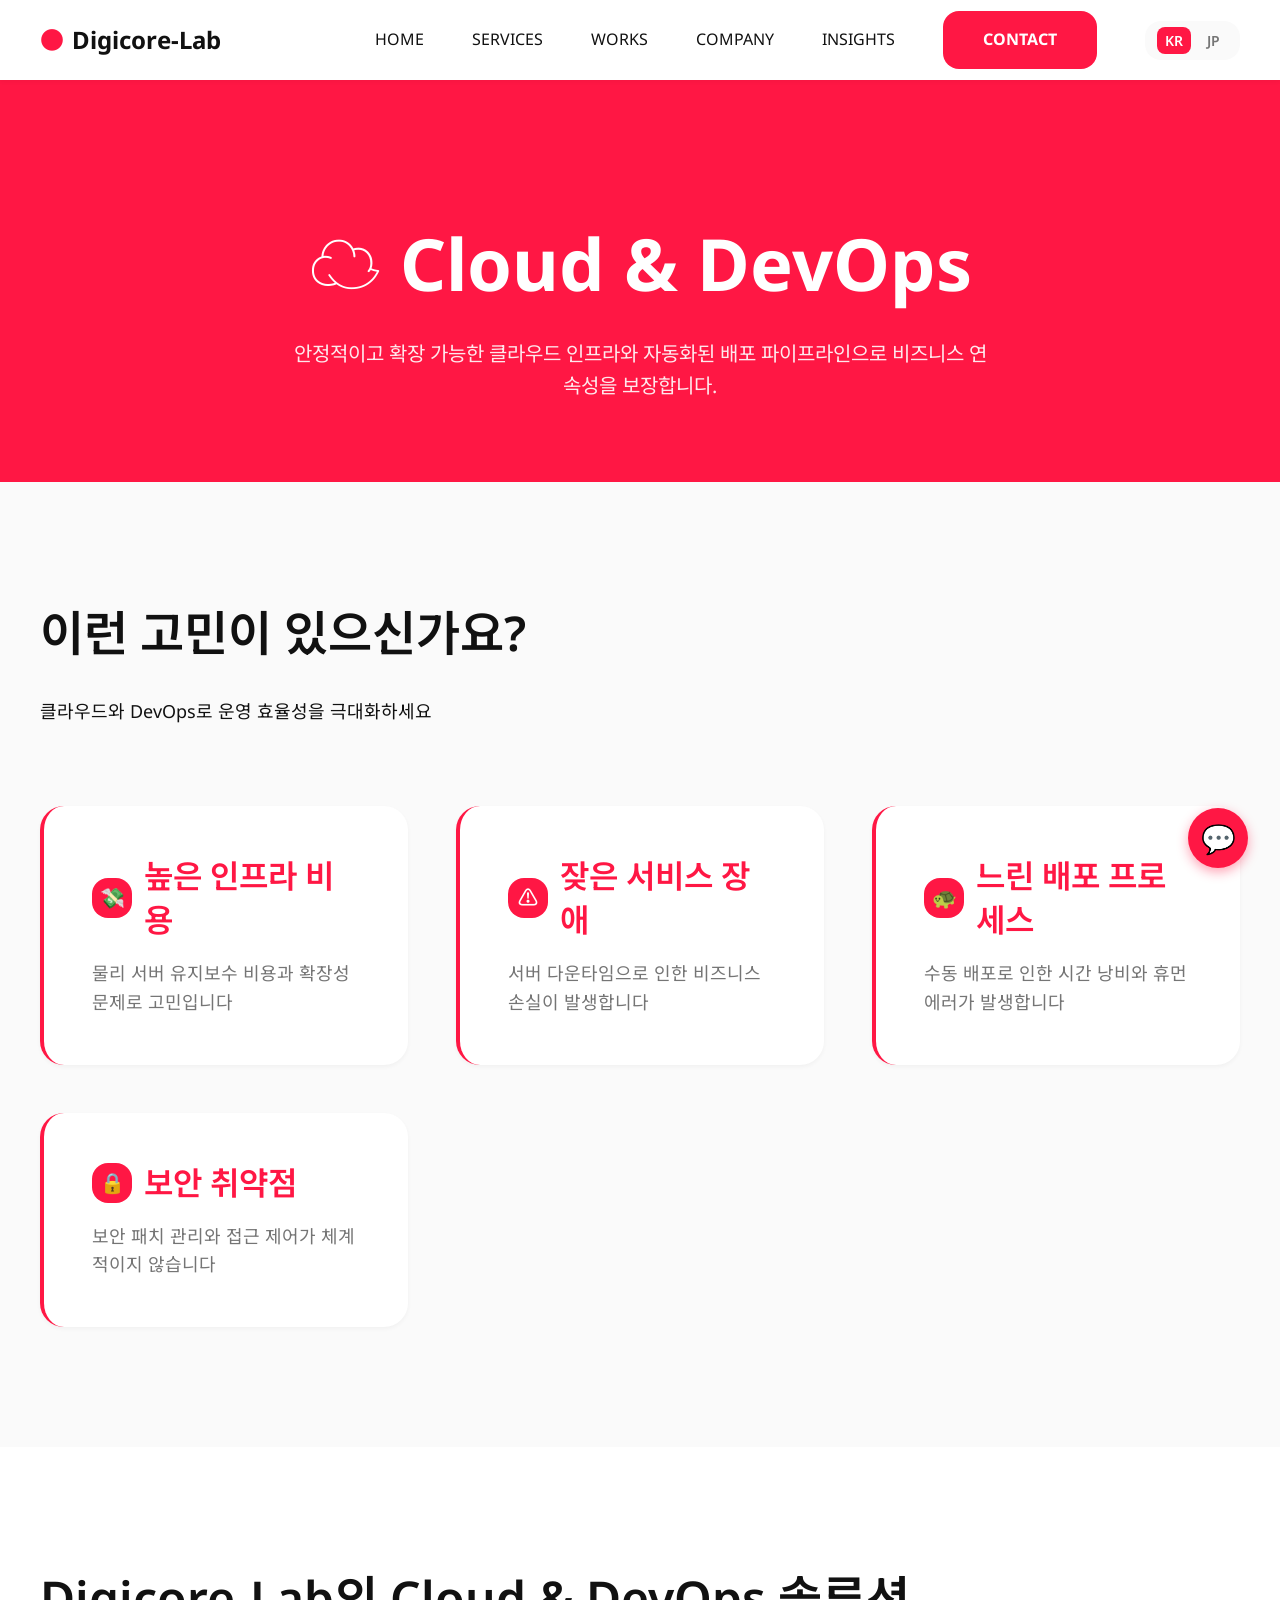
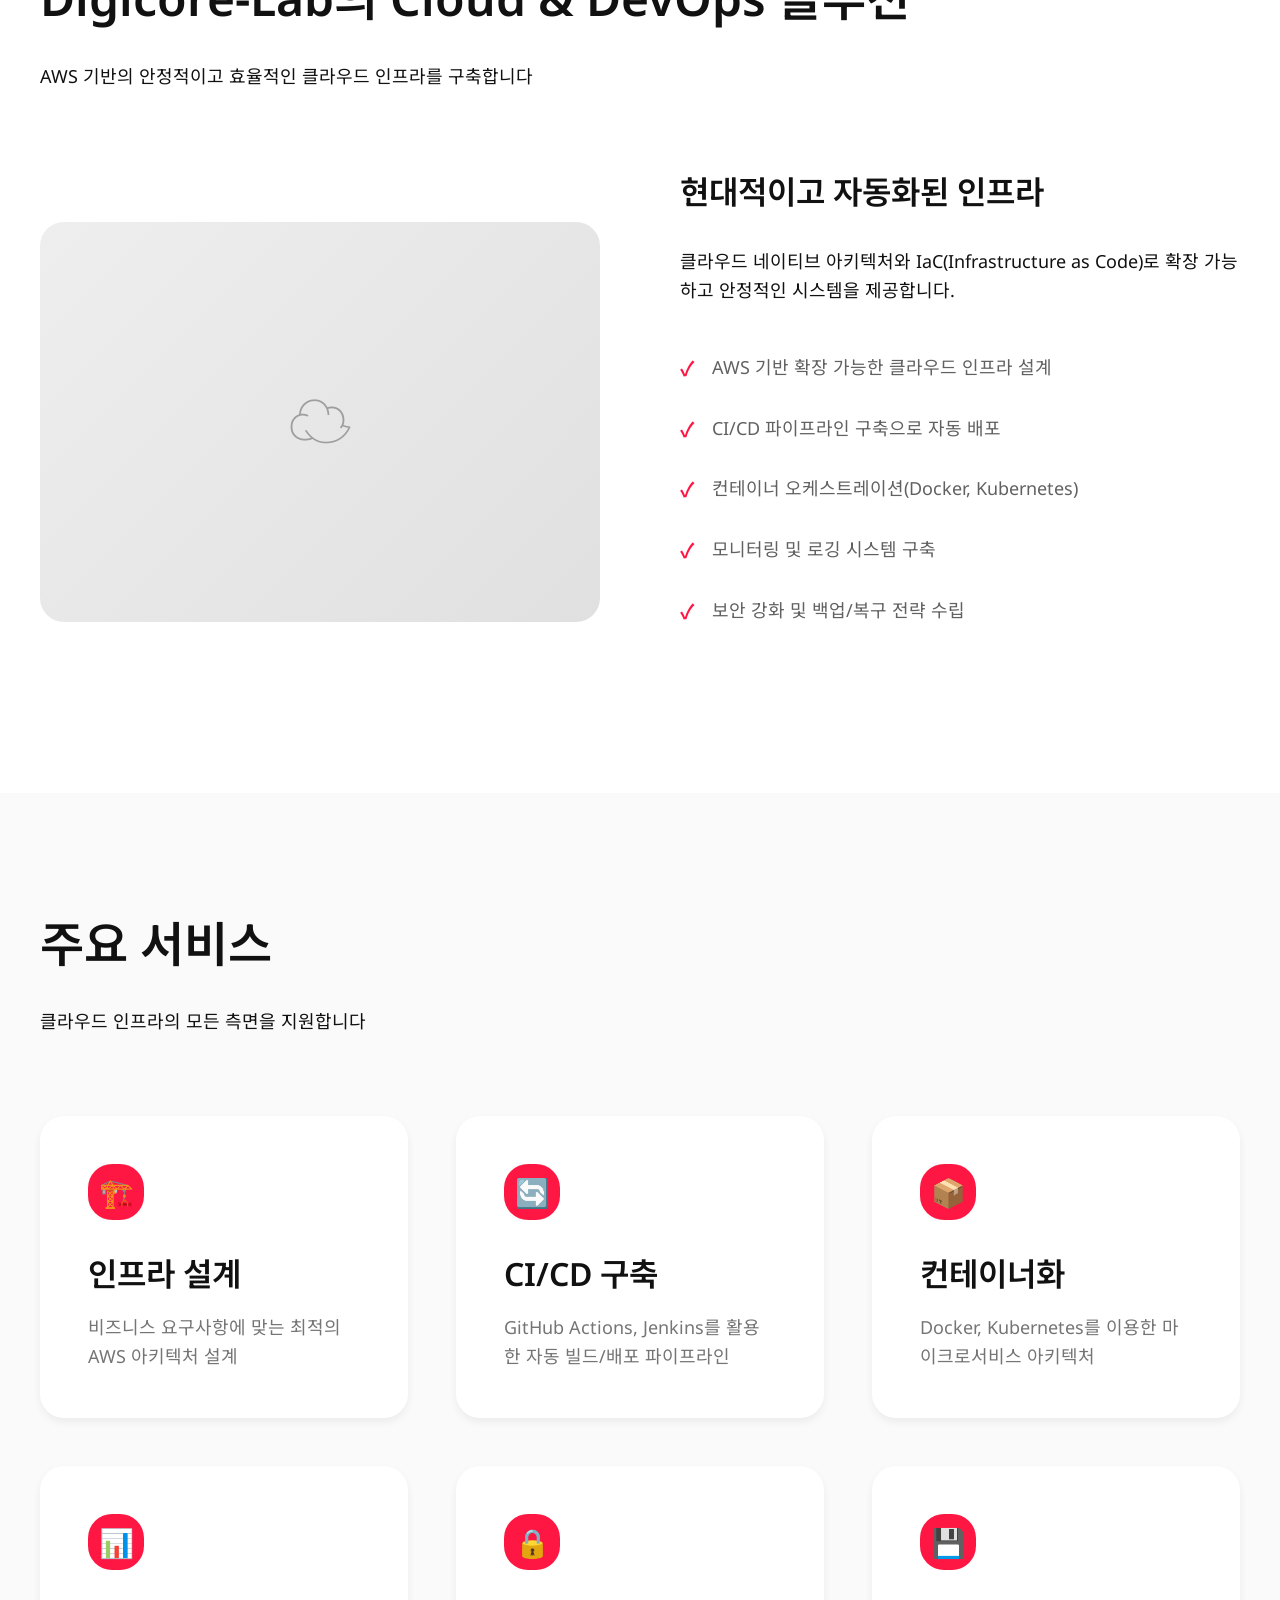
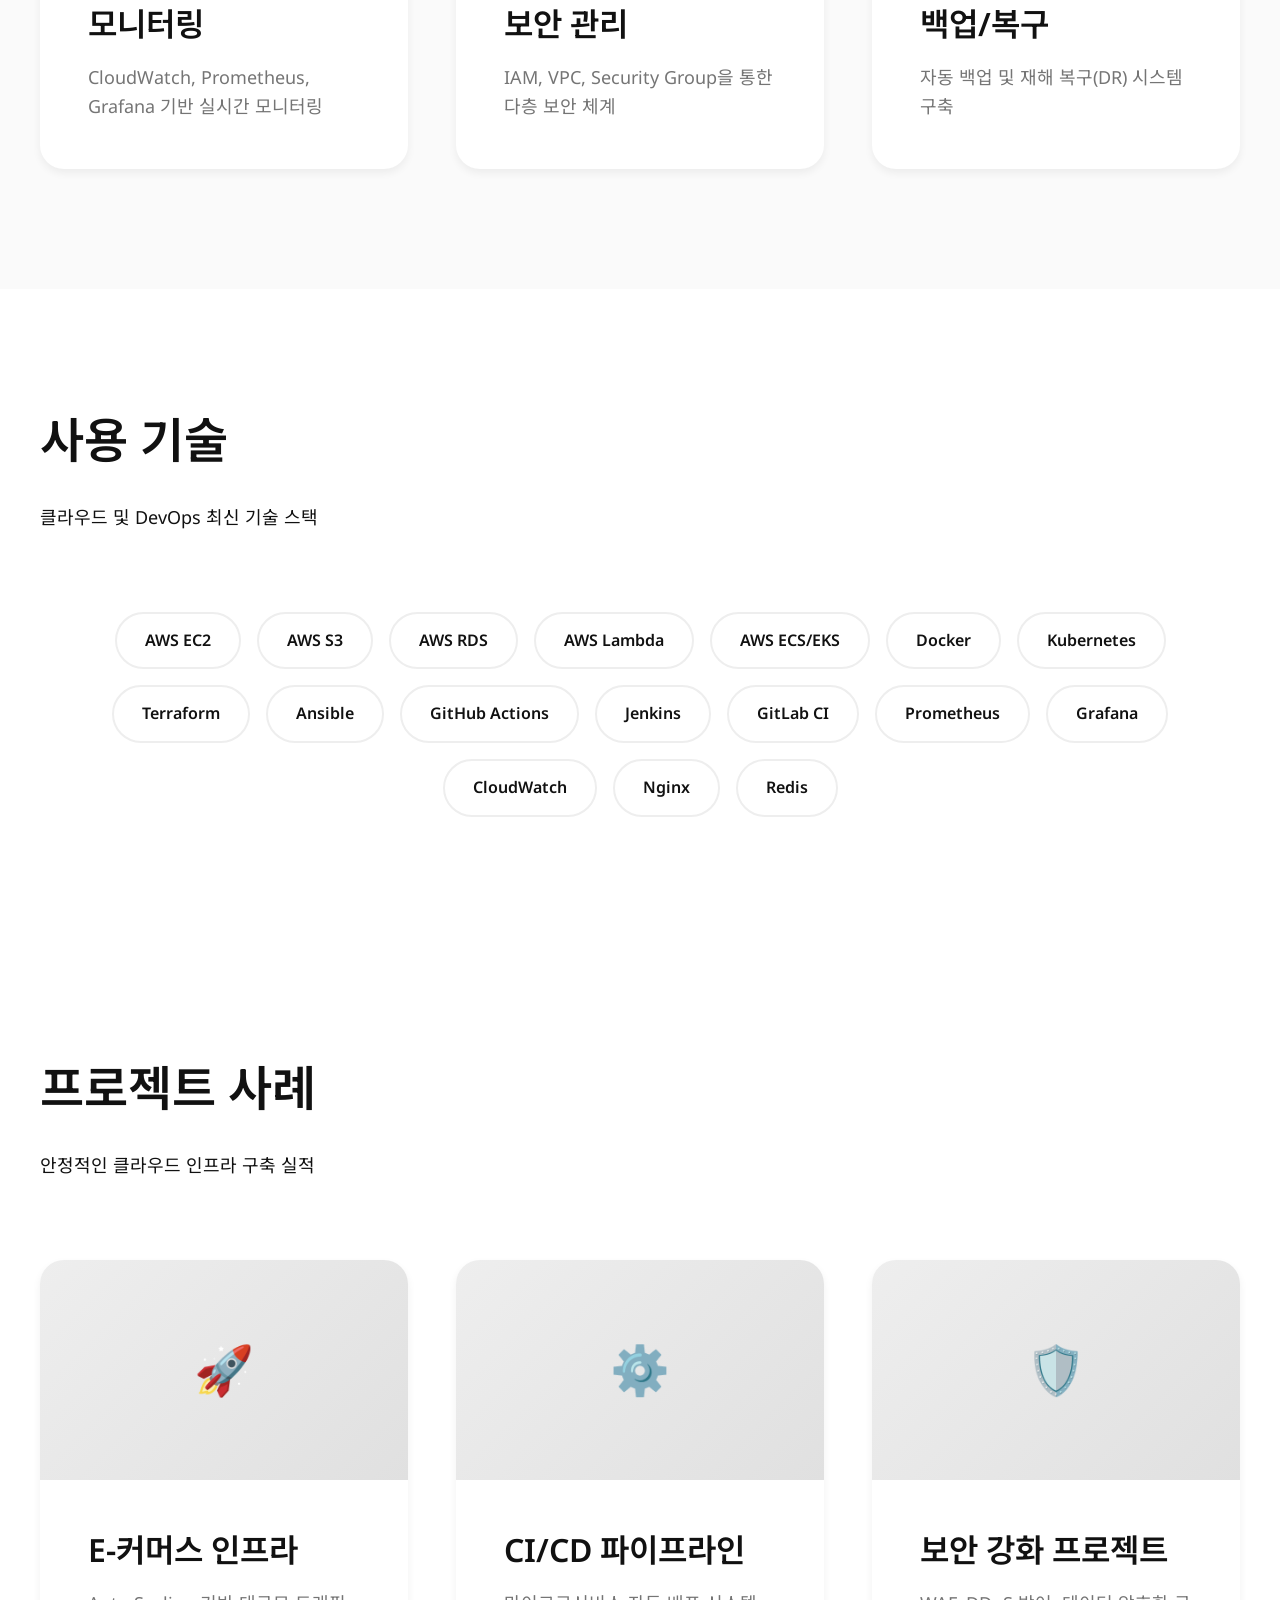
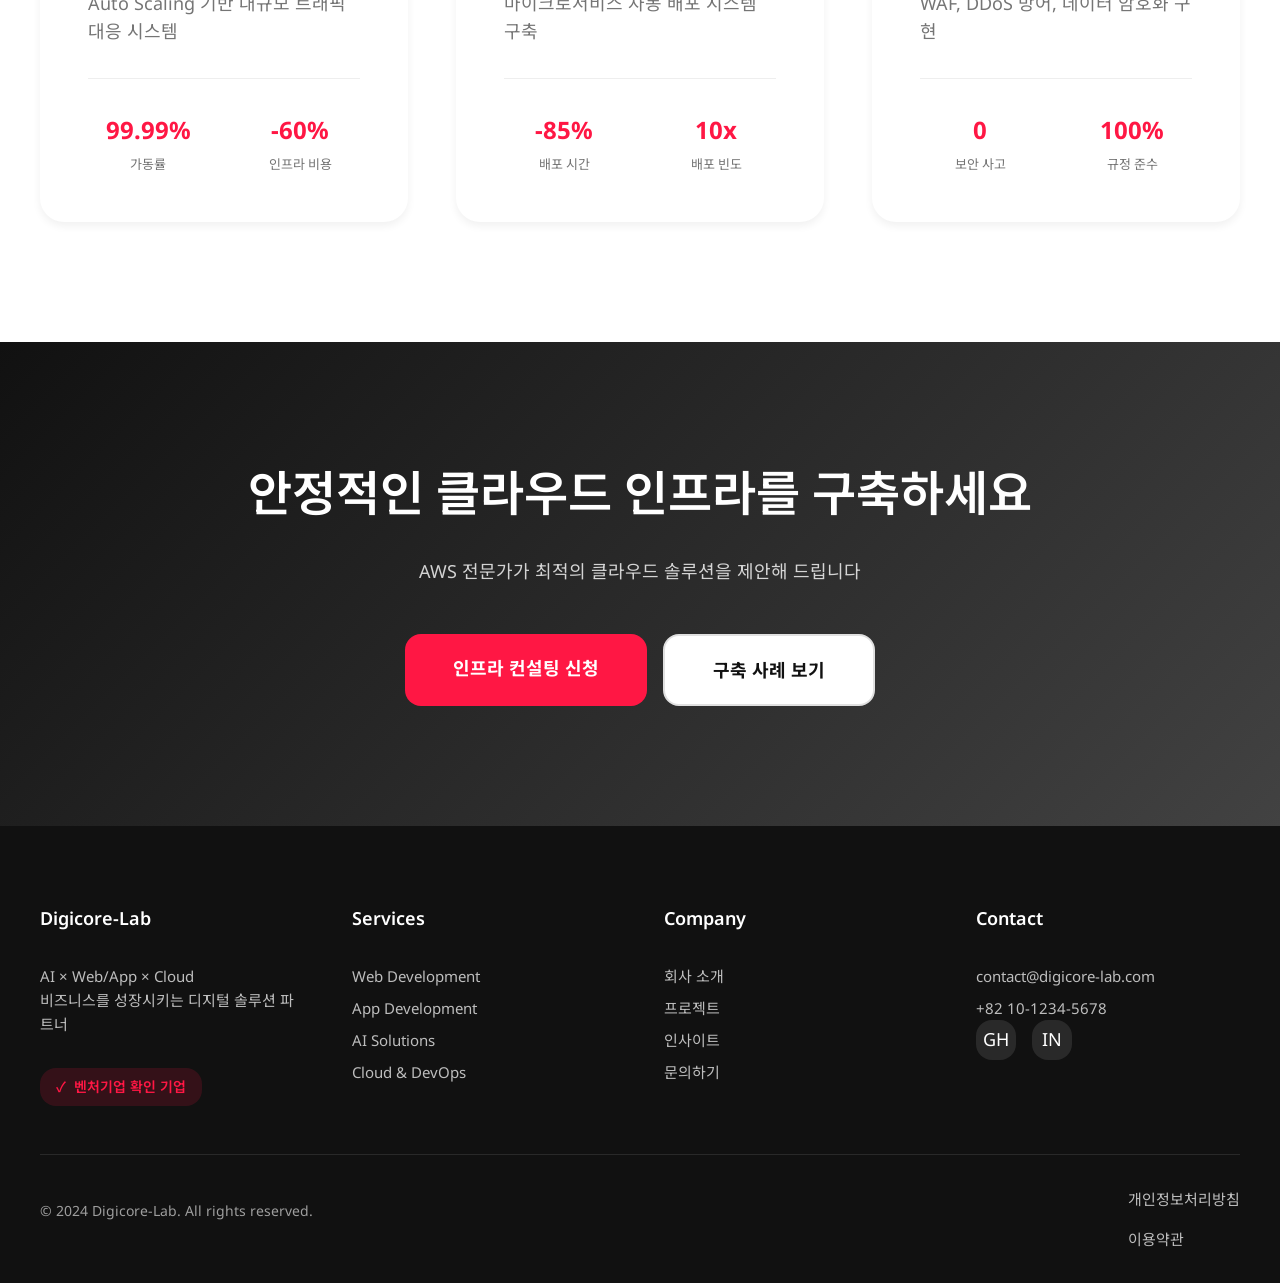
<file: services/cloud-devops.html>
<!DOCTYPE html>
<html lang="ko">
<head>
  <meta charset="UTF-8">
  <meta name="viewport" content="width=device-width, initial-scale=1.0">
  <meta name="description" content="Digicore-Lab Cloud & DevOps - AWS 인프라 구축, CI/CD 파이프라인, 보안 관리">
  <title>Cloud & DevOps - Digicore-Lab</title>
  <link rel="stylesheet" href="../css/reset.css">
  <link rel="stylesheet" href="../css/design-system.css">
  <link rel="stylesheet" href="../css/common.css">
  <link rel="stylesheet" href="../css/pages/services.css">
</head>
<body>
  <header class="header">
    <div class="header-container">
      <a href="../" class="logo"><span>●</span> Digicore-Lab</a>
      <nav class="nav">
        <div class="nav-links">
          <a href="../" class="nav-link">HOME</a>
          <a href="./web-development.html" class="nav-link active">SERVICES</a>
          <a href="../works/" class="nav-link">WORKS</a>
          <a href="../company/" class="nav-link">COMPANY</a>
          <a href="../insights/" class="nav-link">INSIGHTS</a>
          <a href="../contact/" class="btn btn-primary">CONTACT</a>
        </div>
        <div class="nav-actions">
          <div class="lang-switcher">
            <button class="lang-btn active" data-lang="ko">KR</button>
            <button class="lang-btn" data-lang="jp">JP</button>
          </div>
        </div>
      </nav>
      <button class="mobile-menu-toggle" aria-label="메뉴 열기">
        <span></span><span></span><span></span>
      </button>
    </div>
    <nav class="mobile-nav">
      <div class="mobile-nav-links">
        <a href="../" class="mobile-nav-link">HOME</a>
        <a href="./web-development.html" class="mobile-nav-link active">SERVICES</a>
        <a href="../works/" class="mobile-nav-link">WORKS</a>
        <a href="../company/" class="mobile-nav-link">COMPANY</a>
        <a href="../insights/" class="mobile-nav-link">INSIGHTS</a>
      </div>
      <div class="mobile-nav-actions">
        <div class="lang-switcher">
          <button class="lang-btn active" data-lang="ko">KR</button>
          <button class="lang-btn" data-lang="jp">JP</button>
        </div>
        <a href="../contact/" class="btn btn-primary btn-large" style="width: 100%;">CONTACT</a>
      </div>
    </nav>
  </header>

  <main class="page-content">
    <section class="service-hero">
      <div class="container">
        <h1>☁️ Cloud & DevOps</h1>
        <p>안정적이고 확장 가능한 클라우드 인프라와 자동화된 배포 파이프라인으로 비즈니스 연속성을 보장합니다.</p>
      </div>
    </section>

    <section class="problem-section">
      <div class="container">
        <div class="section-header">
          <h2>이런 고민이 있으신가요?</h2>
          <p>클라우드와 DevOps로 운영 효율성을 극대화하세요</p>
        </div>
        <div class="problem-grid">
          <div class="problem-item">
            <h3><div class="problem-icon">💸</div>높은 인프라 비용</h3>
            <p>물리 서버 유지보수 비용과 확장성 문제로 고민입니다</p>
          </div>
          <div class="problem-item">
            <h3><div class="problem-icon">⚠️</div>잦은 서비스 장애</h3>
            <p>서버 다운타임으로 인한 비즈니스 손실이 발생합니다</p>
          </div>
          <div class="problem-item">
            <h3><div class="problem-icon">🐢</div>느린 배포 프로세스</h3>
            <p>수동 배포로 인한 시간 낭비와 휴먼 에러가 발생합니다</p>
          </div>
          <div class="problem-item">
            <h3><div class="problem-icon">🔒</div>보안 취약점</h3>
            <p>보안 패치 관리와 접근 제어가 체계적이지 않습니다</p>
          </div>
        </div>
      </div>
    </section>

    <section class="solution-section">
      <div class="container">
        <div class="section-header">
          <h2>Digicore-Lab의 Cloud & DevOps 솔루션</h2>
          <p>AWS 기반의 안정적이고 효율적인 클라우드 인프라를 구축합니다</p>
        </div>
        <div class="solution-content">
          <div class="solution-image">☁️</div>
          <div class="solution-text">
            <h3>현대적이고 자동화된 인프라</h3>
            <p>클라우드 네이티브 아키텍처와 IaC(Infrastructure as Code)로 확장 가능하고 안정적인 시스템을 제공합니다.</p>
            <ul class="solution-list">
              <li>AWS 기반 확장 가능한 클라우드 인프라 설계</li>
              <li>CI/CD 파이프라인 구축으로 자동 배포</li>
              <li>컨테이너 오케스트레이션(Docker, Kubernetes)</li>
              <li>모니터링 및 로깅 시스템 구축</li>
              <li>보안 강화 및 백업/복구 전략 수립</li>
            </ul>
          </div>
        </div>
      </div>
    </section>

    <section class="features-section">
      <div class="container">
        <div class="section-header">
          <h2>주요 서비스</h2>
          <p>클라우드 인프라의 모든 측면을 지원합니다</p>
        </div>
        <div class="features-grid">
          <div class="feature-card">
            <div class="feature-icon">🏗️</div>
            <h3>인프라 설계</h3>
            <p>비즈니스 요구사항에 맞는 최적의 AWS 아키텍처 설계</p>
          </div>
          <div class="feature-card">
            <div class="feature-icon">🔄</div>
            <h3>CI/CD 구축</h3>
            <p>GitHub Actions, Jenkins를 활용한 자동 빌드/배포 파이프라인</p>
          </div>
          <div class="feature-card">
            <div class="feature-icon">📦</div>
            <h3>컨테이너화</h3>
            <p>Docker, Kubernetes를 이용한 마이크로서비스 아키텍처</p>
          </div>
          <div class="feature-card">
            <div class="feature-icon">📊</div>
            <h3>모니터링</h3>
            <p>CloudWatch, Prometheus, Grafana 기반 실시간 모니터링</p>
          </div>
          <div class="feature-card">
            <div class="feature-icon">🔒</div>
            <h3>보안 관리</h3>
            <p>IAM, VPC, Security Group을 통한 다층 보안 체계</p>
          </div>
          <div class="feature-card">
            <div class="feature-icon">💾</div>
            <h3>백업/복구</h3>
            <p>자동 백업 및 재해 복구(DR) 시스템 구축</p>
          </div>
        </div>
      </div>
    </section>

    <section class="technology-section">
      <div class="container">
        <div class="section-header">
          <h2>사용 기술</h2>
          <p>클라우드 및 DevOps 최신 기술 스택</p>
        </div>
        <div class="tech-list">
          <span class="tech-item">AWS EC2</span>
          <span class="tech-item">AWS S3</span>
          <span class="tech-item">AWS RDS</span>
          <span class="tech-item">AWS Lambda</span>
          <span class="tech-item">AWS ECS/EKS</span>
          <span class="tech-item">Docker</span>
          <span class="tech-item">Kubernetes</span>
          <span class="tech-item">Terraform</span>
          <span class="tech-item">Ansible</span>
          <span class="tech-item">GitHub Actions</span>
          <span class="tech-item">Jenkins</span>
          <span class="tech-item">GitLab CI</span>
          <span class="tech-item">Prometheus</span>
          <span class="tech-item">Grafana</span>
          <span class="tech-item">CloudWatch</span>
          <span class="tech-item">Nginx</span>
          <span class="tech-item">Redis</span>
        </div>
      </div>
    </section>

    <section class="case-studies-section">
      <div class="container">
        <div class="section-header">
          <h2>프로젝트 사례</h2>
          <p>안정적인 클라우드 인프라 구축 실적</p>
        </div>
        <div class="case-studies-grid">
          <div class="case-study-card">
            <div class="case-study-image">🚀</div>
            <div class="case-study-content">
              <h3>E-커머스 인프라</h3>
              <p>Auto Scaling 기반 대규모 트래픽 대응 시스템</p>
              <div class="case-study-results">
                <div class="result-item">
                  <span class="result-value">99.99%</span>
                  <span class="result-label">가동률</span>
                </div>
                <div class="result-item">
                  <span class="result-value">-60%</span>
                  <span class="result-label">인프라 비용</span>
                </div>
              </div>
            </div>
          </div>
          <div class="case-study-card">
            <div class="case-study-image">⚙️</div>
            <div class="case-study-content">
              <h3>CI/CD 파이프라인</h3>
              <p>마이크로서비스 자동 배포 시스템 구축</p>
              <div class="case-study-results">
                <div class="result-item">
                  <span class="result-value">-85%</span>
                  <span class="result-label">배포 시간</span>
                </div>
                <div class="result-item">
                  <span class="result-value">10x</span>
                  <span class="result-label">배포 빈도</span>
                </div>
              </div>
            </div>
          </div>
          <div class="case-study-card">
            <div class="case-study-image">🛡️</div>
            <div class="case-study-content">
              <h3>보안 강화 프로젝트</h3>
              <p>WAF, DDoS 방어, 데이터 암호화 구현</p>
              <div class="case-study-results">
                <div class="result-item">
                  <span class="result-value">0</span>
                  <span class="result-label">보안 사고</span>
                </div>
                <div class="result-item">
                  <span class="result-value">100%</span>
                  <span class="result-label">규정 준수</span>
                </div>
              </div>
            </div>
          </div>
        </div>
      </div>
    </section>

    <section class="service-cta">
      <div class="container">
        <h2>안정적인 클라우드 인프라를 구축하세요</h2>
        <p>AWS 전문가가 최적의 클라우드 솔루션을 제안해 드립니다</p>
        <div class="service-cta-actions">
          <a href="../contact/" class="btn btn-primary btn-large">인프라 컨설팅 신청</a>
          <a href="../works/" class="btn btn-secondary btn-large">구축 사례 보기</a>
        </div>
      </div>
    </section>
  </main>

  <footer class="footer">
    <div class="footer-container">
      <div class="footer-content">
        <div class="footer-section">
          <h3>Digicore-Lab</h3>
          <p class="footer-description">AI × Web/App × Cloud<br>비즈니스를 성장시키는 디지털 솔루션 파트너</p>
          <div class="footer-venture"><span>✓</span><span>벤처기업 확인 기업</span></div>
        </div>
        <div class="footer-section">
          <h3>Services</h3>
          <div class="footer-links">
            <a href="./web-development.html" class="footer-link">Web Development</a>
            <a href="./app-development.html" class="footer-link">App Development</a>
            <a href="./ai-solutions.html" class="footer-link">AI Solutions</a>
            <a href="./cloud-devops.html" class="footer-link">Cloud & DevOps</a>
          </div>
        </div>
        <div class="footer-section">
          <h3>Company</h3>
          <div class="footer-links">
            <a href="../company/" class="footer-link">회사 소개</a>
            <a href="../works/" class="footer-link">프로젝트</a>
            <a href="../insights/" class="footer-link">인사이트</a>
            <a href="../contact/" class="footer-link">문의하기</a>
          </div>
        </div>
        <div class="footer-section">
          <h3>Contact</h3>
          <div class="footer-links">
            <a href="mailto:contact@digicore-lab.com" class="footer-link">contact@digicore-lab.com</a>
            <a href="tel:+821012345678" class="footer-link">+82 10-1234-5678</a>
          </div>
          <div class="footer-social">
            <a href="#" class="social-link" aria-label="GitHub">GH</a>
            <a href="#" class="social-link" aria-label="LinkedIn">IN</a>
          </div>
        </div>
      </div>
      <div class="footer-bottom">
        <p class="footer-copyright">&copy; 2024 Digicore-Lab. All rights reserved.</p>
        <div class="footer-links" style="display: flex; gap: 16px;">
          <a href="#" class="footer-link">개인정보처리방침</a>
          <a href="#" class="footer-link">이용약관</a>
        </div>
      </div>
    </div>
  </footer>
  
  <!-- Floating Chat Button -->
  <a href="../contact/" class="floating-chat" aria-label="Contact Us">
    💬
  </a>

  <script src="../js/common.js"></script>
  <script src="../js/i18n.js"></script>
</body>
</html>
</file>
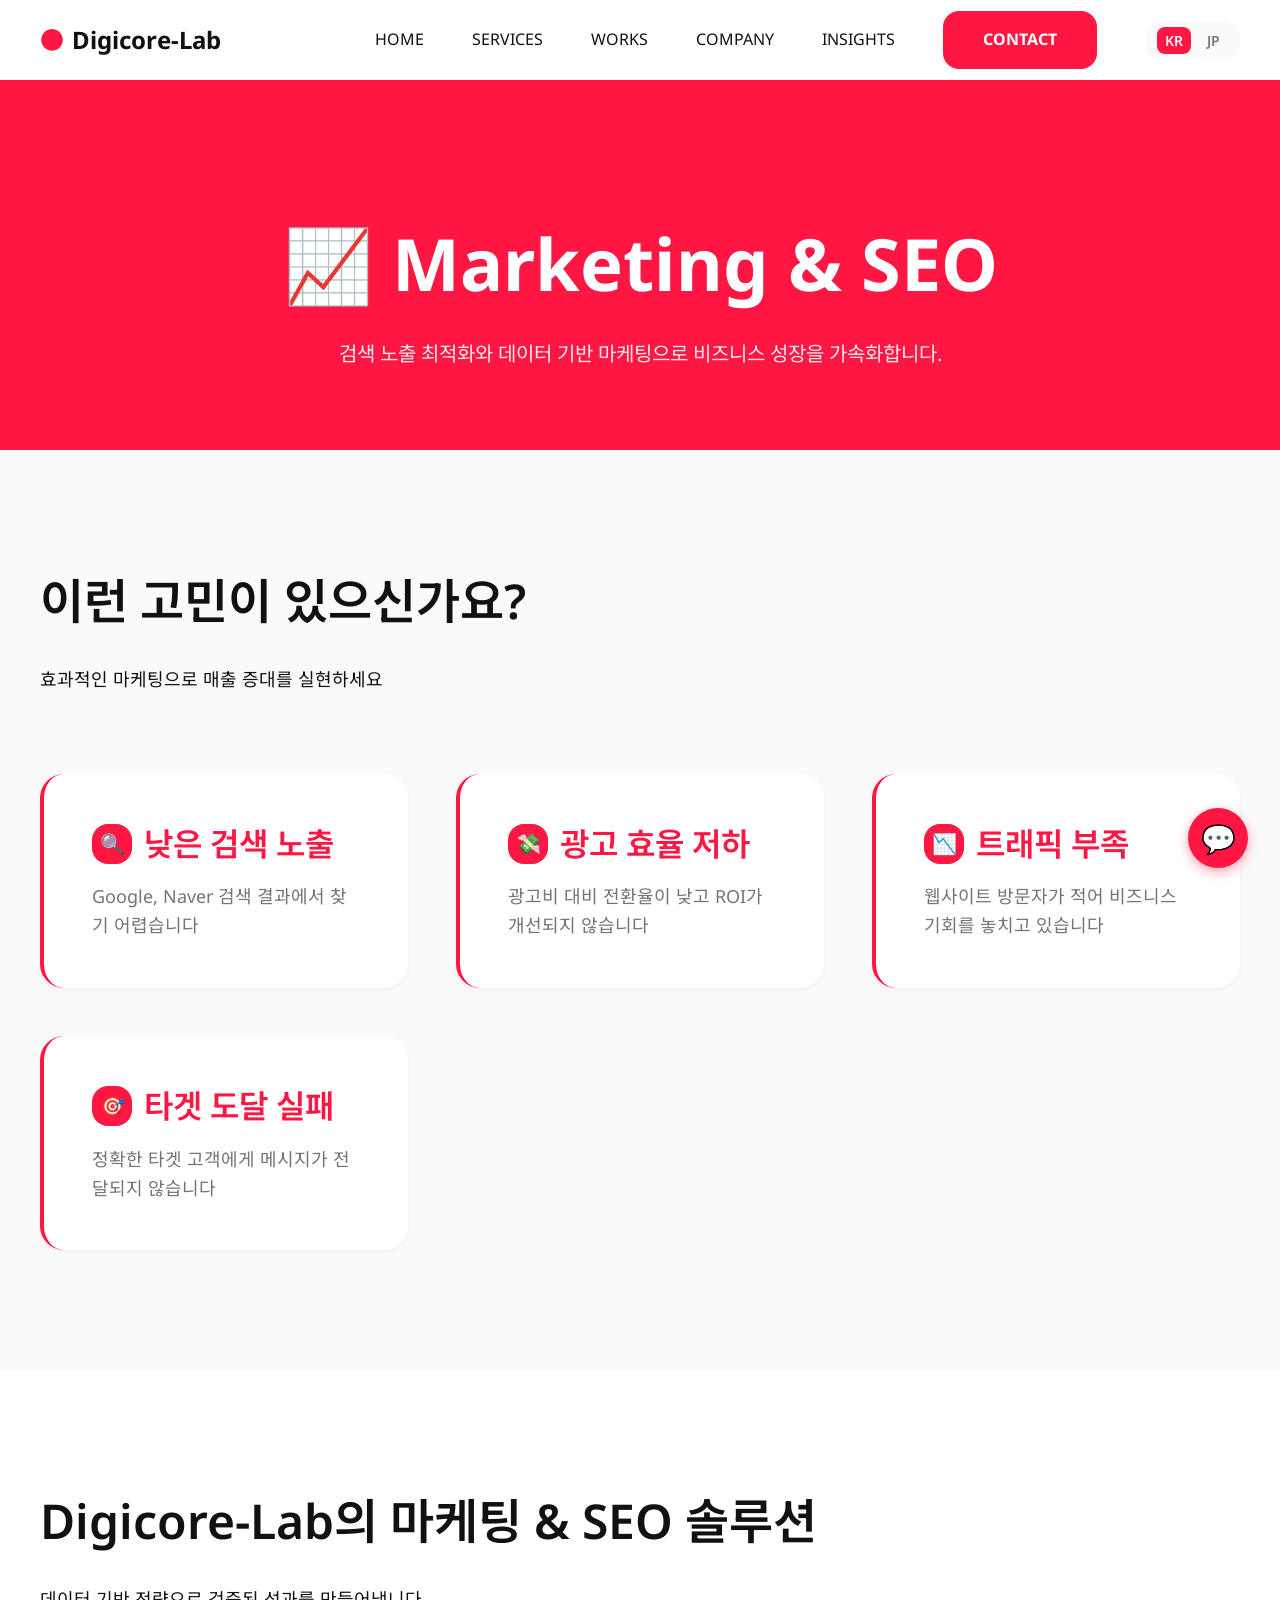
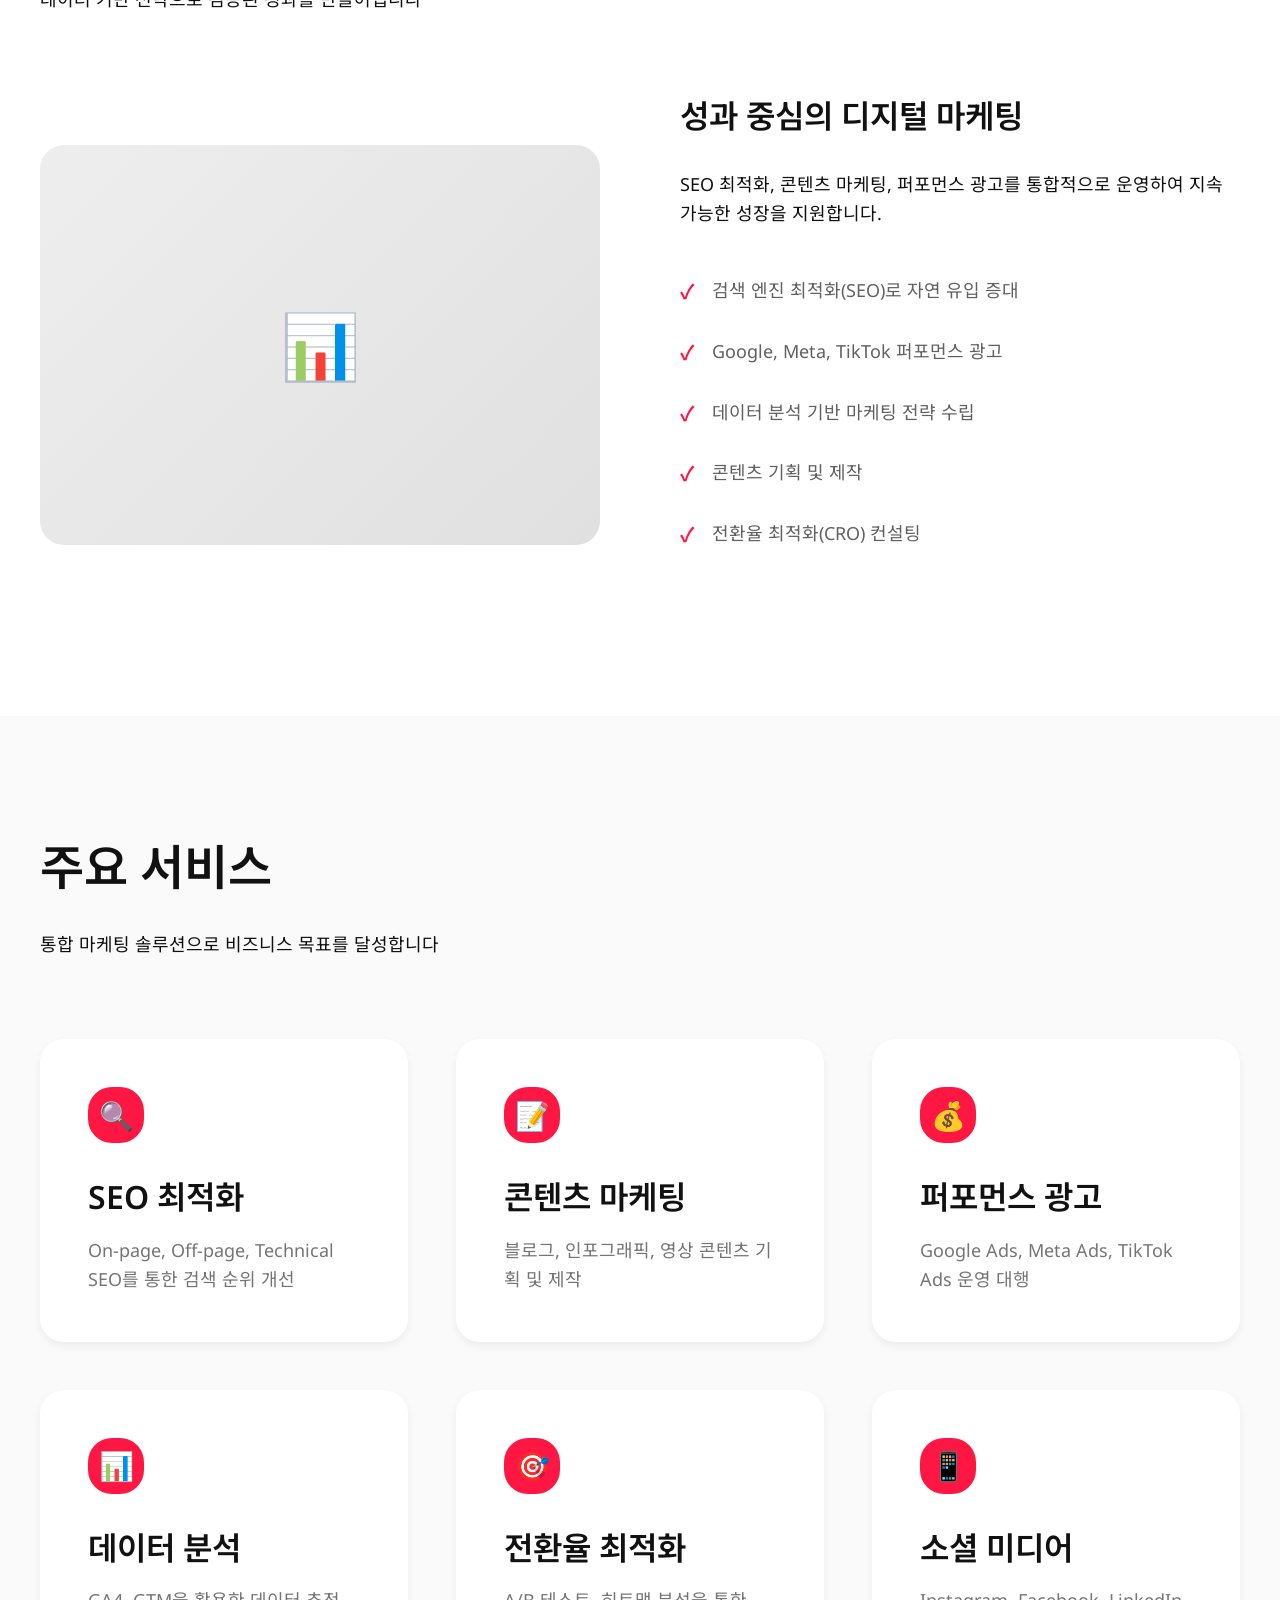
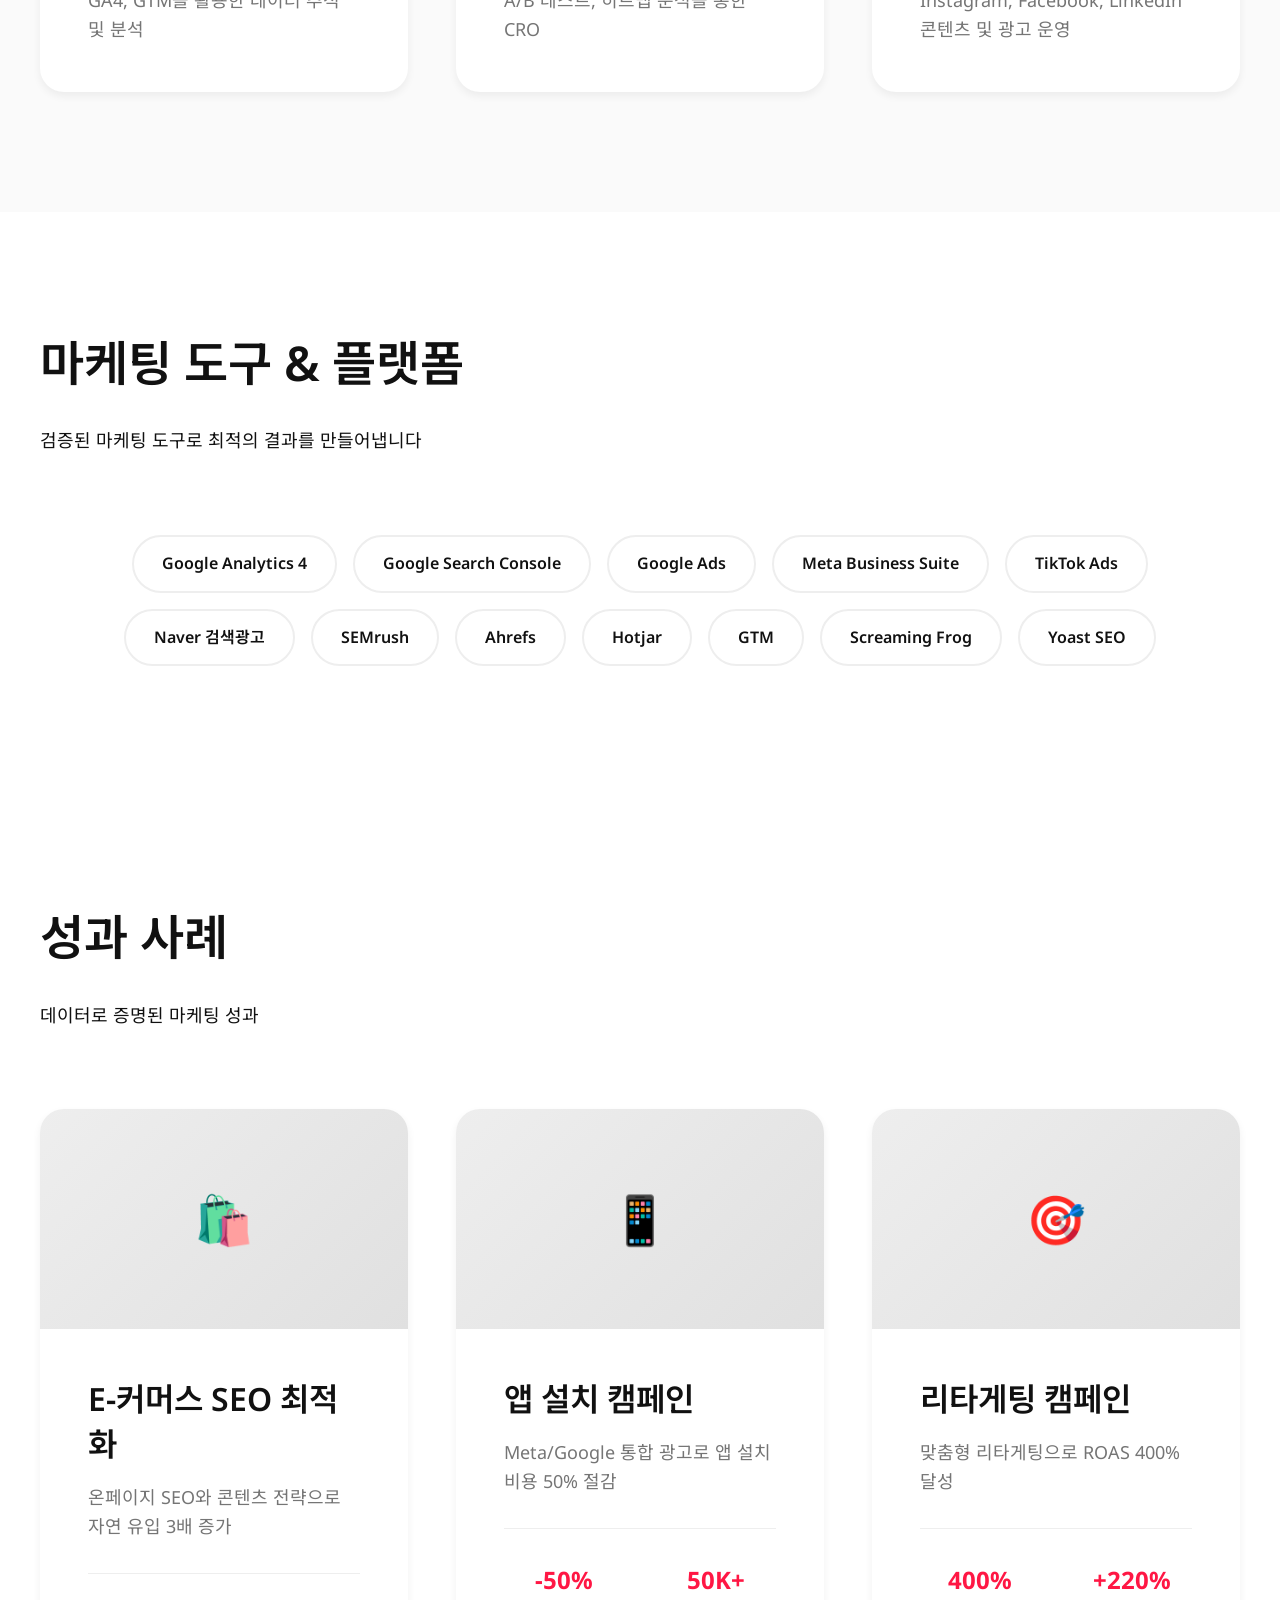
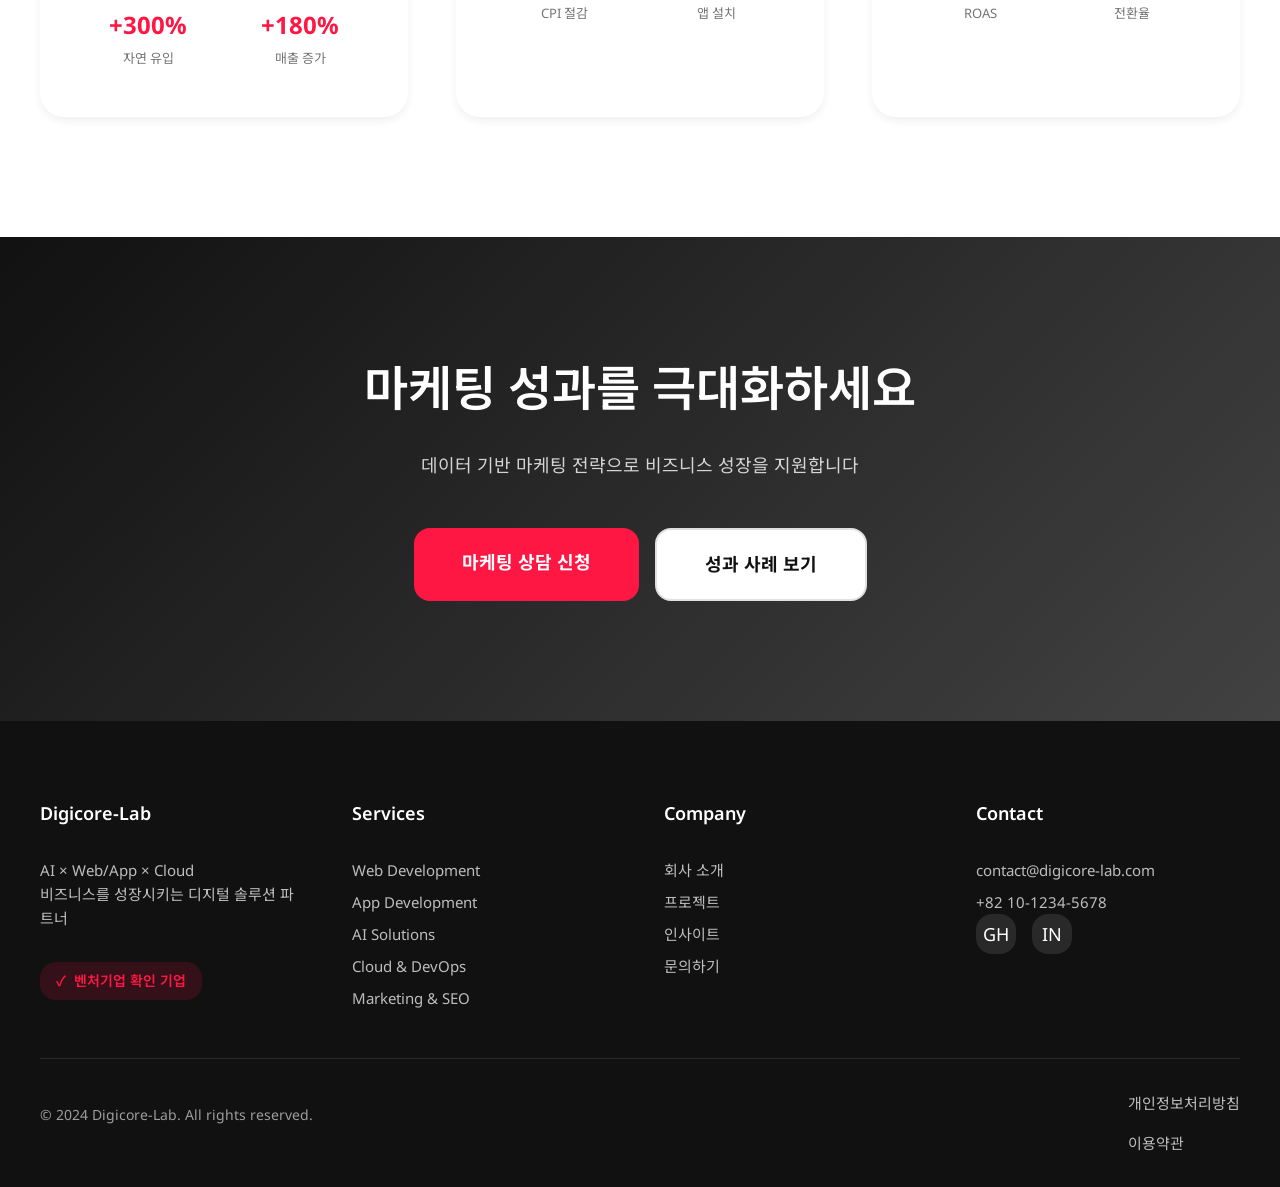
<file: services/marketing-seo.html>
<!DOCTYPE html>
<html lang="ko">
<head>
  <meta charset="UTF-8">
  <meta name="viewport" content="width=device-width, initial-scale=1.0">
  <meta name="description" content="Digicore-Lab Marketing & SEO - SEO 최적화, 콘텐츠 마케팅, 퍼포먼스 광고">
  <title>Marketing & SEO - Digicore-Lab</title>
  <link rel="stylesheet" href="../css/reset.css">
  <link rel="stylesheet" href="../css/design-system.css">
  <link rel="stylesheet" href="../css/common.css">
  <link rel="stylesheet" href="../css/pages/services.css">
</head>
<body>
  <header class="header">
    <div class="header-container">
      <a href="../" class="logo"><span>●</span> Digicore-Lab</a>
      <nav class="nav">
        <div class="nav-links">
          <a href="../" class="nav-link">HOME</a>
          <a href="./web-development.html" class="nav-link active">SERVICES</a>
          <a href="../works/" class="nav-link">WORKS</a>
          <a href="../company/" class="nav-link">COMPANY</a>
          <a href="../insights/" class="nav-link">INSIGHTS</a>
          <a href="../contact/" class="btn btn-primary">CONTACT</a>
        </div>
        <div class="nav-actions">
          <div class="lang-switcher">
            <button class="lang-btn active" data-lang="ko">KR</button>
            <button class="lang-btn" data-lang="jp">JP</button>
          </div>
        </div>
      </nav>
      <button class="mobile-menu-toggle" aria-label="메뉴 열기">
        <span></span><span></span><span></span>
      </button>
    </div>
    <nav class="mobile-nav">
      <div class="mobile-nav-links">
        <a href="../" class="mobile-nav-link">HOME</a>
        <a href="./web-development.html" class="mobile-nav-link active">SERVICES</a>
        <a href="../works/" class="mobile-nav-link">WORKS</a>
        <a href="../company/" class="mobile-nav-link">COMPANY</a>
        <a href="../insights/" class="mobile-nav-link">INSIGHTS</a>
      </div>
      <div class="mobile-nav-actions">
        <div class="lang-switcher">
          <button class="lang-btn active" data-lang="ko">KR</button>
          <button class="lang-btn" data-lang="jp">JP</button>
        </div>
        <a href="../contact/" class="btn btn-primary btn-large" style="width: 100%;">CONTACT</a>
      </div>
    </nav>
  </header>

  <main class="page-content">
    <section class="service-hero">
      <div class="container">
        <h1>📈 Marketing & SEO</h1>
        <p>검색 노출 최적화와 데이터 기반 마케팅으로 비즈니스 성장을 가속화합니다.</p>
      </div>
    </section>

    <section class="problem-section">
      <div class="container">
        <div class="section-header">
          <h2>이런 고민이 있으신가요?</h2>
          <p>효과적인 마케팅으로 매출 증대를 실현하세요</p>
        </div>
        <div class="problem-grid">
          <div class="problem-item">
            <h3><div class="problem-icon">🔍</div>낮은 검색 노출</h3>
            <p>Google, Naver 검색 결과에서 찾기 어렵습니다</p>
          </div>
          <div class="problem-item">
            <h3><div class="problem-icon">💸</div>광고 효율 저하</h3>
            <p>광고비 대비 전환율이 낮고 ROI가 개선되지 않습니다</p>
          </div>
          <div class="problem-item">
            <h3><div class="problem-icon">📉</div>트래픽 부족</h3>
            <p>웹사이트 방문자가 적어 비즈니스 기회를 놓치고 있습니다</p>
          </div>
          <div class="problem-item">
            <h3><div class="problem-icon">🎯</div>타겟 도달 실패</h3>
            <p>정확한 타겟 고객에게 메시지가 전달되지 않습니다</p>
          </div>
        </div>
      </div>
    </section>

    <section class="solution-section">
      <div class="container">
        <div class="section-header">
          <h2>Digicore-Lab의 마케팅 & SEO 솔루션</h2>
          <p>데이터 기반 전략으로 검증된 성과를 만들어냅니다</p>
        </div>
        <div class="solution-content">
          <div class="solution-image">📊</div>
          <div class="solution-text">
            <h3>성과 중심의 디지털 마케팅</h3>
            <p>SEO 최적화, 콘텐츠 마케팅, 퍼포먼스 광고를 통합적으로 운영하여 지속 가능한 성장을 지원합니다.</p>
            <ul class="solution-list">
              <li>검색 엔진 최적화(SEO)로 자연 유입 증대</li>
              <li>Google, Meta, TikTok 퍼포먼스 광고</li>
              <li>데이터 분석 기반 마케팅 전략 수립</li>
              <li>콘텐츠 기획 및 제작</li>
              <li>전환율 최적화(CRO) 컨설팅</li>
            </ul>
          </div>
        </div>
      </div>
    </section>

    <section class="features-section">
      <div class="container">
        <div class="section-header">
          <h2>주요 서비스</h2>
          <p>통합 마케팅 솔루션으로 비즈니스 목표를 달성합니다</p>
        </div>
        <div class="features-grid">
          <div class="feature-card">
            <div class="feature-icon">🔍</div>
            <h3>SEO 최적화</h3>
            <p>On-page, Off-page, Technical SEO를 통한 검색 순위 개선</p>
          </div>
          <div class="feature-card">
            <div class="feature-icon">📝</div>
            <h3>콘텐츠 마케팅</h3>
            <p>블로그, 인포그래픽, 영상 콘텐츠 기획 및 제작</p>
          </div>
          <div class="feature-card">
            <div class="feature-icon">💰</div>
            <h3>퍼포먼스 광고</h3>
            <p>Google Ads, Meta Ads, TikTok Ads 운영 대행</p>
          </div>
          <div class="feature-card">
            <div class="feature-icon">📊</div>
            <h3>데이터 분석</h3>
            <p>GA4, GTM을 활용한 데이터 추적 및 분석</p>
          </div>
          <div class="feature-card">
            <div class="feature-icon">🎯</div>
            <h3>전환율 최적화</h3>
            <p>A/B 테스트, 히트맵 분석을 통한 CRO</p>
          </div>
          <div class="feature-card">
            <div class="feature-icon">📱</div>
            <h3>소셜 미디어</h3>
            <p>Instagram, Facebook, LinkedIn 콘텐츠 및 광고 운영</p>
          </div>
        </div>
      </div>
    </section>

    <section class="technology-section">
      <div class="container">
        <div class="section-header">
          <h2>마케팅 도구 & 플랫폼</h2>
          <p>검증된 마케팅 도구로 최적의 결과를 만들어냅니다</p>
        </div>
        <div class="tech-list">
          <span class="tech-item">Google Analytics 4</span>
          <span class="tech-item">Google Search Console</span>
          <span class="tech-item">Google Ads</span>
          <span class="tech-item">Meta Business Suite</span>
          <span class="tech-item">TikTok Ads</span>
          <span class="tech-item">Naver 검색광고</span>
          <span class="tech-item">SEMrush</span>
          <span class="tech-item">Ahrefs</span>
          <span class="tech-item">Hotjar</span>
          <span class="tech-item">GTM</span>
          <span class="tech-item">Screaming Frog</span>
          <span class="tech-item">Yoast SEO</span>
        </div>
      </div>
    </section>

    <section class="case-studies-section">
      <div class="container">
        <div class="section-header">
          <h2>성과 사례</h2>
          <p>데이터로 증명된 마케팅 성과</p>
        </div>
        <div class="case-studies-grid">
          <div class="case-study-card">
            <div class="case-study-image">🛍️</div>
            <div class="case-study-content">
              <h3>E-커머스 SEO 최적화</h3>
              <p>온페이지 SEO와 콘텐츠 전략으로 자연 유입 3배 증가</p>
              <div class="case-study-results">
                <div class="result-item">
                  <span class="result-value">+300%</span>
                  <span class="result-label">자연 유입</span>
                </div>
                <div class="result-item">
                  <span class="result-value">+180%</span>
                  <span class="result-label">매출 증가</span>
                </div>
              </div>
            </div>
          </div>
          <div class="case-study-card">
            <div class="case-study-image">📱</div>
            <div class="case-study-content">
              <h3>앱 설치 캠페인</h3>
              <p>Meta/Google 통합 광고로 앱 설치 비용 50% 절감</p>
              <div class="case-study-results">
                <div class="result-item">
                  <span class="result-value">-50%</span>
                  <span class="result-label">CPI 절감</span>
                </div>
                <div class="result-item">
                  <span class="result-value">50K+</span>
                  <span class="result-label">앱 설치</span>
                </div>
              </div>
            </div>
          </div>
          <div class="case-study-card">
            <div class="case-study-image">🎯</div>
            <div class="case-study-content">
              <h3>리타게팅 캠페인</h3>
              <p>맞춤형 리타게팅으로 ROAS 400% 달성</p>
              <div class="case-study-results">
                <div class="result-item">
                  <span class="result-value">400%</span>
                  <span class="result-label">ROAS</span>
                </div>
                <div class="result-item">
                  <span class="result-value">+220%</span>
                  <span class="result-label">전환율</span>
                </div>
              </div>
            </div>
          </div>
        </div>
      </div>
    </section>

    <section class="service-cta">
      <div class="container">
        <h2>마케팅 성과를 극대화하세요</h2>
        <p>데이터 기반 마케팅 전략으로 비즈니스 성장을 지원합니다</p>
        <div class="service-cta-actions">
          <a href="../contact/" class="btn btn-primary btn-large">마케팅 상담 신청</a>
          <a href="../works/" class="btn btn-secondary btn-large">성과 사례 보기</a>
        </div>
      </div>
    </section>
  </main>

  <footer class="footer">
    <div class="footer-container">
      <div class="footer-content">
        <div class="footer-section">
          <h3>Digicore-Lab</h3>
          <p class="footer-description">AI × Web/App × Cloud<br>비즈니스를 성장시키는 디지털 솔루션 파트너</p>
          <div class="footer-venture"><span>✓</span><span>벤처기업 확인 기업</span></div>
        </div>
        <div class="footer-section">
          <h3>Services</h3>
          <div class="footer-links">
            <a href="./web-development.html" class="footer-link">Web Development</a>
            <a href="./app-development.html" class="footer-link">App Development</a>
            <a href="./ai-solutions.html" class="footer-link">AI Solutions</a>
            <a href="./cloud-devops.html" class="footer-link">Cloud & DevOps</a>
            <a href="./marketing-seo.html" class="footer-link">Marketing & SEO</a>
          </div>
        </div>
        <div class="footer-section">
          <h3>Company</h3>
          <div class="footer-links">
            <a href="../company/" class="footer-link">회사 소개</a>
            <a href="../works/" class="footer-link">프로젝트</a>
            <a href="../insights/" class="footer-link">인사이트</a>
            <a href="../contact/" class="footer-link">문의하기</a>
          </div>
        </div>
        <div class="footer-section">
          <h3>Contact</h3>
          <div class="footer-links">
            <a href="mailto:contact@digicore-lab.com" class="footer-link">contact@digicore-lab.com</a>
            <a href="tel:+821012345678" class="footer-link">+82 10-1234-5678</a>
          </div>
          <div class="footer-social">
            <a href="#" class="social-link" aria-label="GitHub">GH</a>
            <a href="#" class="social-link" aria-label="LinkedIn">IN</a>
          </div>
        </div>
      </div>
      <div class="footer-bottom">
        <p class="footer-copyright">&copy; 2024 Digicore-Lab. All rights reserved.</p>
        <div class="footer-links" style="display: flex; gap: 16px;">
          <a href="#" class="footer-link">개인정보처리방침</a>
          <a href="#" class="footer-link">이용약관</a>
        </div>
      </div>
    </div>
  </footer>
  
  <!-- Floating Chat Button -->
  <a href="../contact/" class="floating-chat" aria-label="Contact Us">
    💬
  </a>

  <script src="../js/common.js"></script>
  <script src="../js/i18n.js"></script>
</body>
</html>
</file>
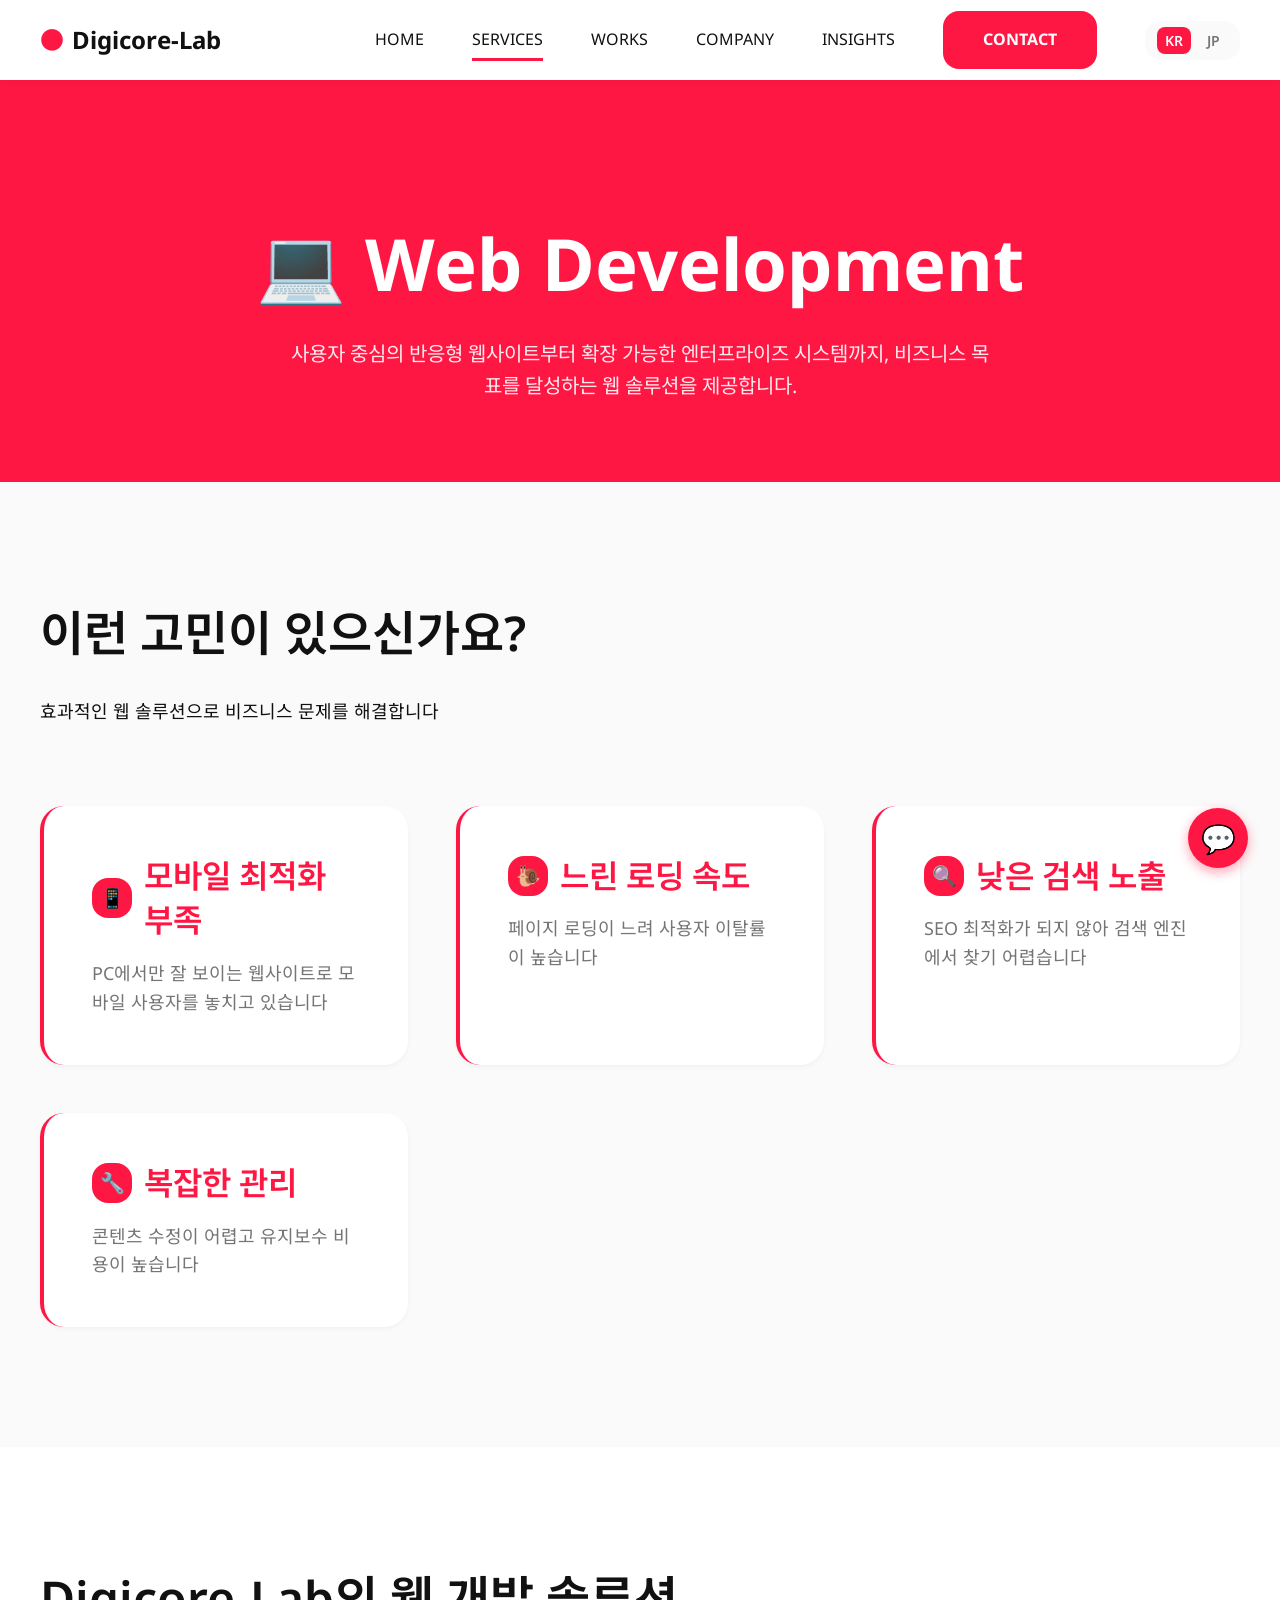
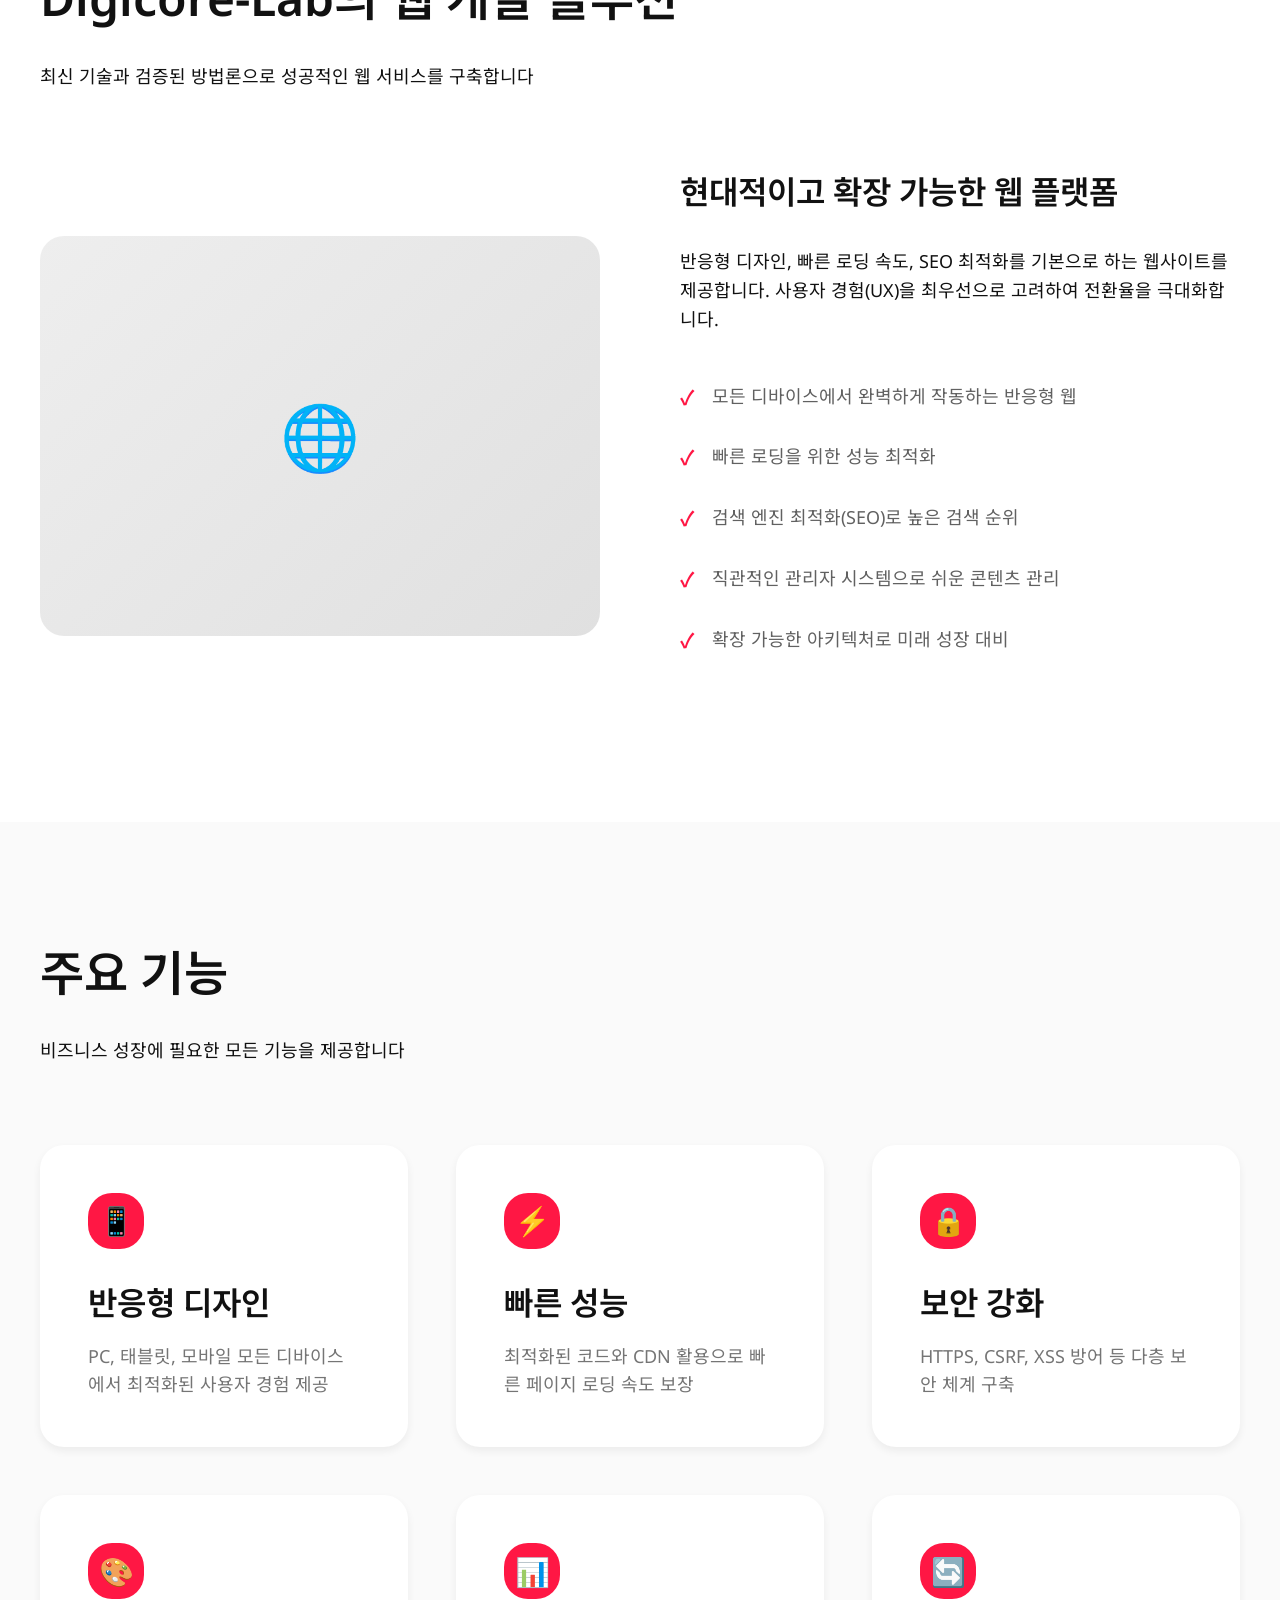
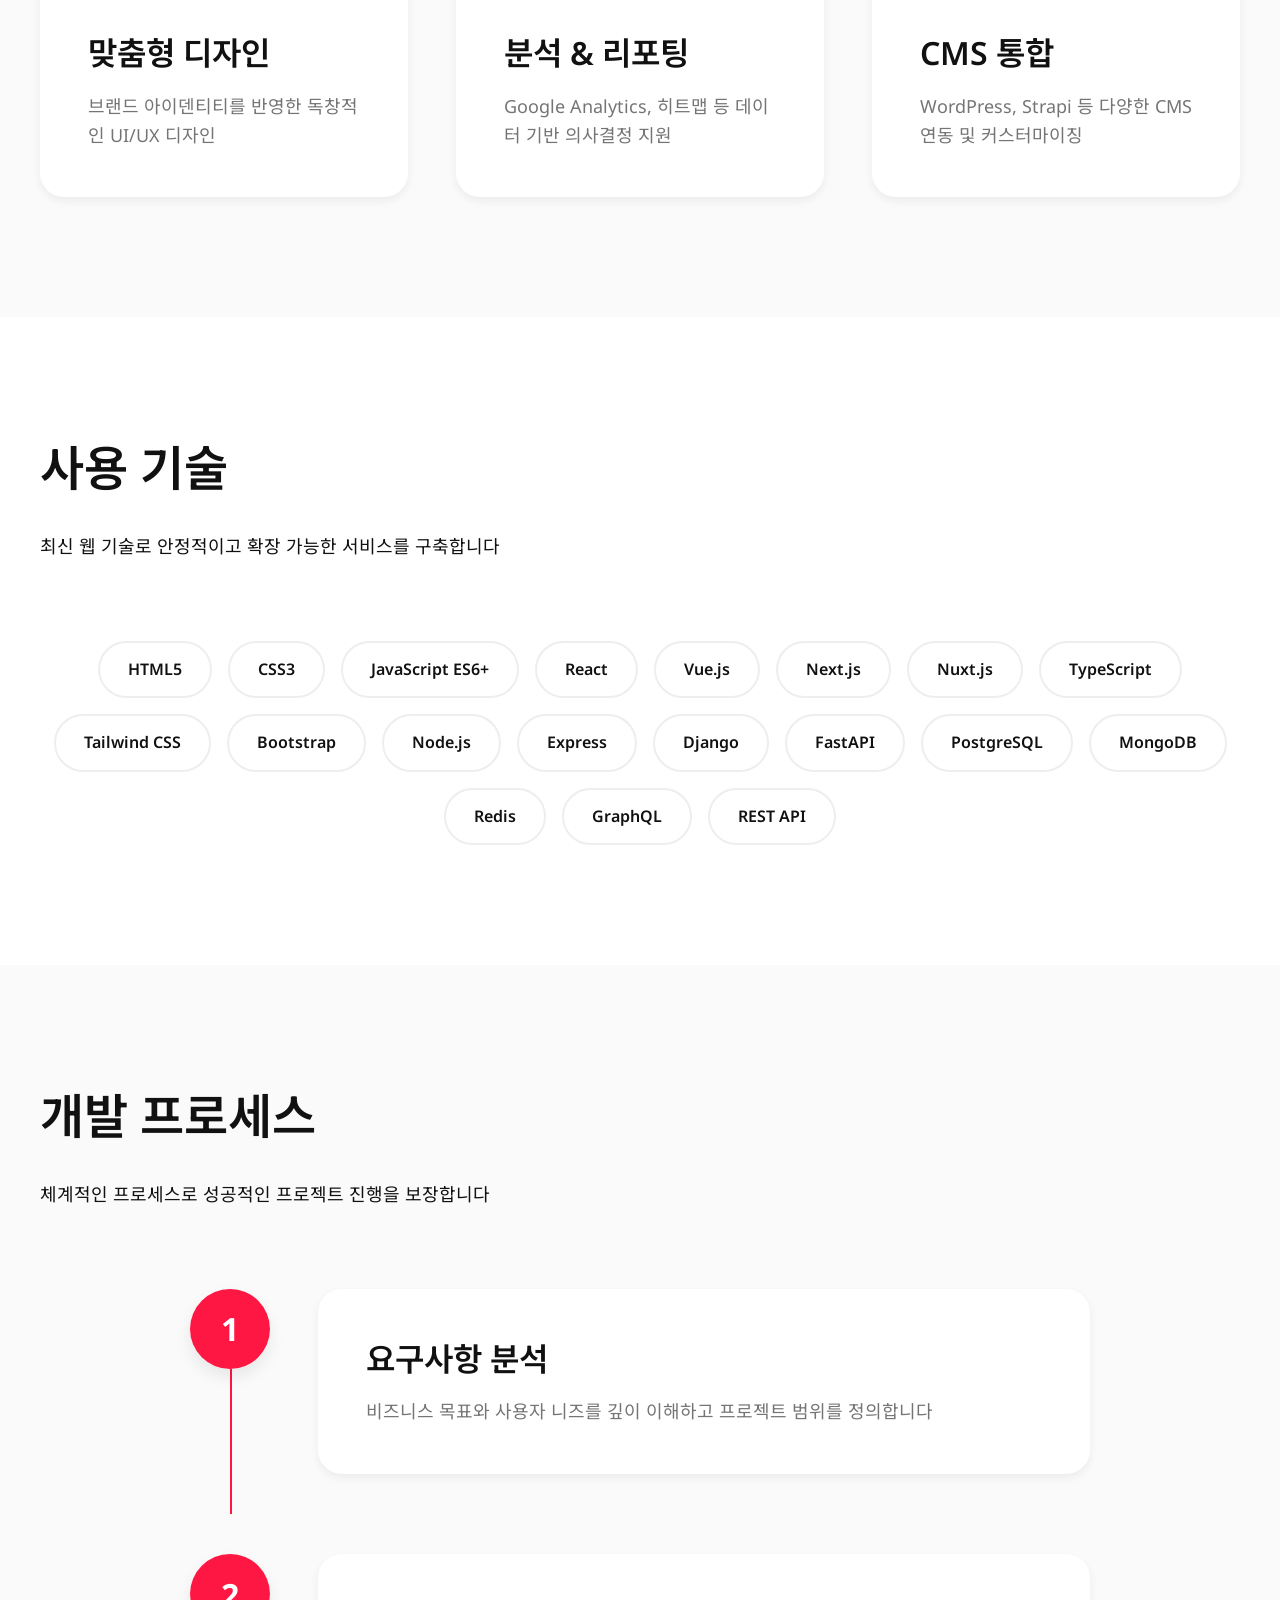
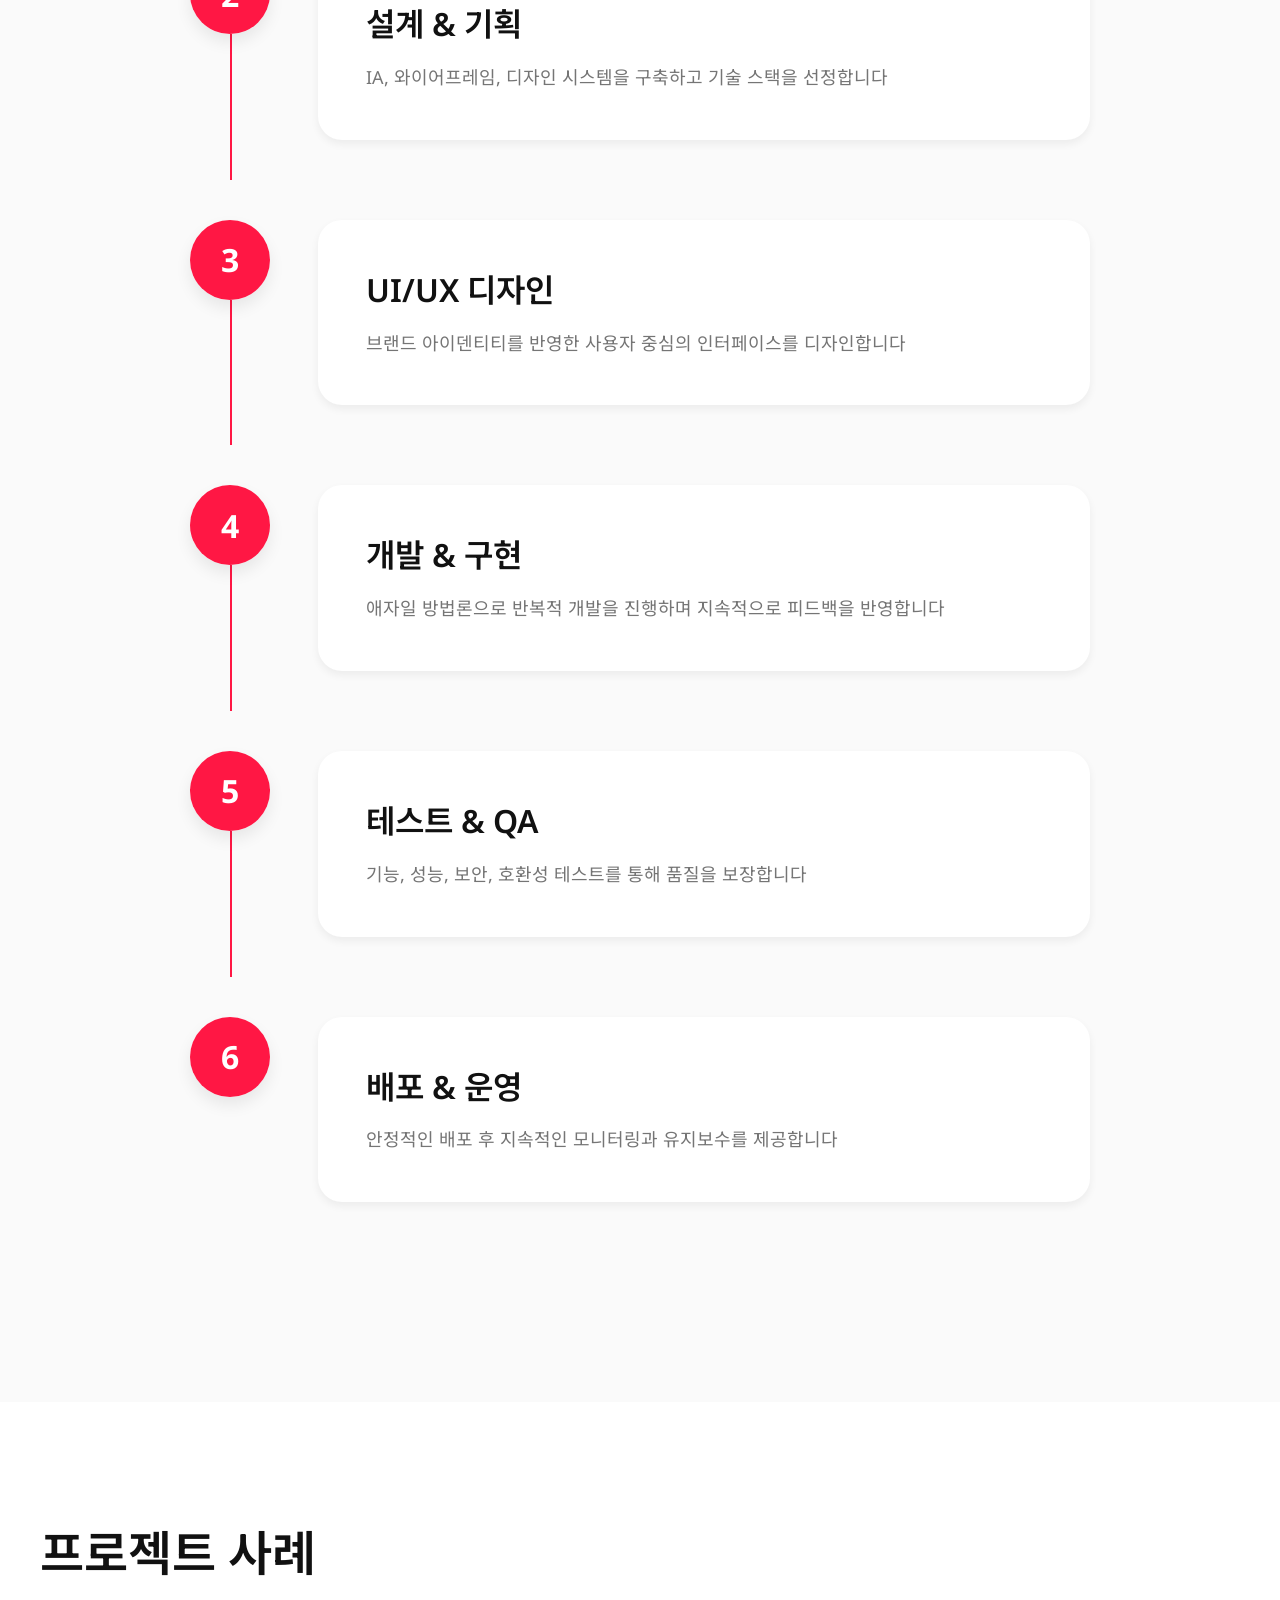
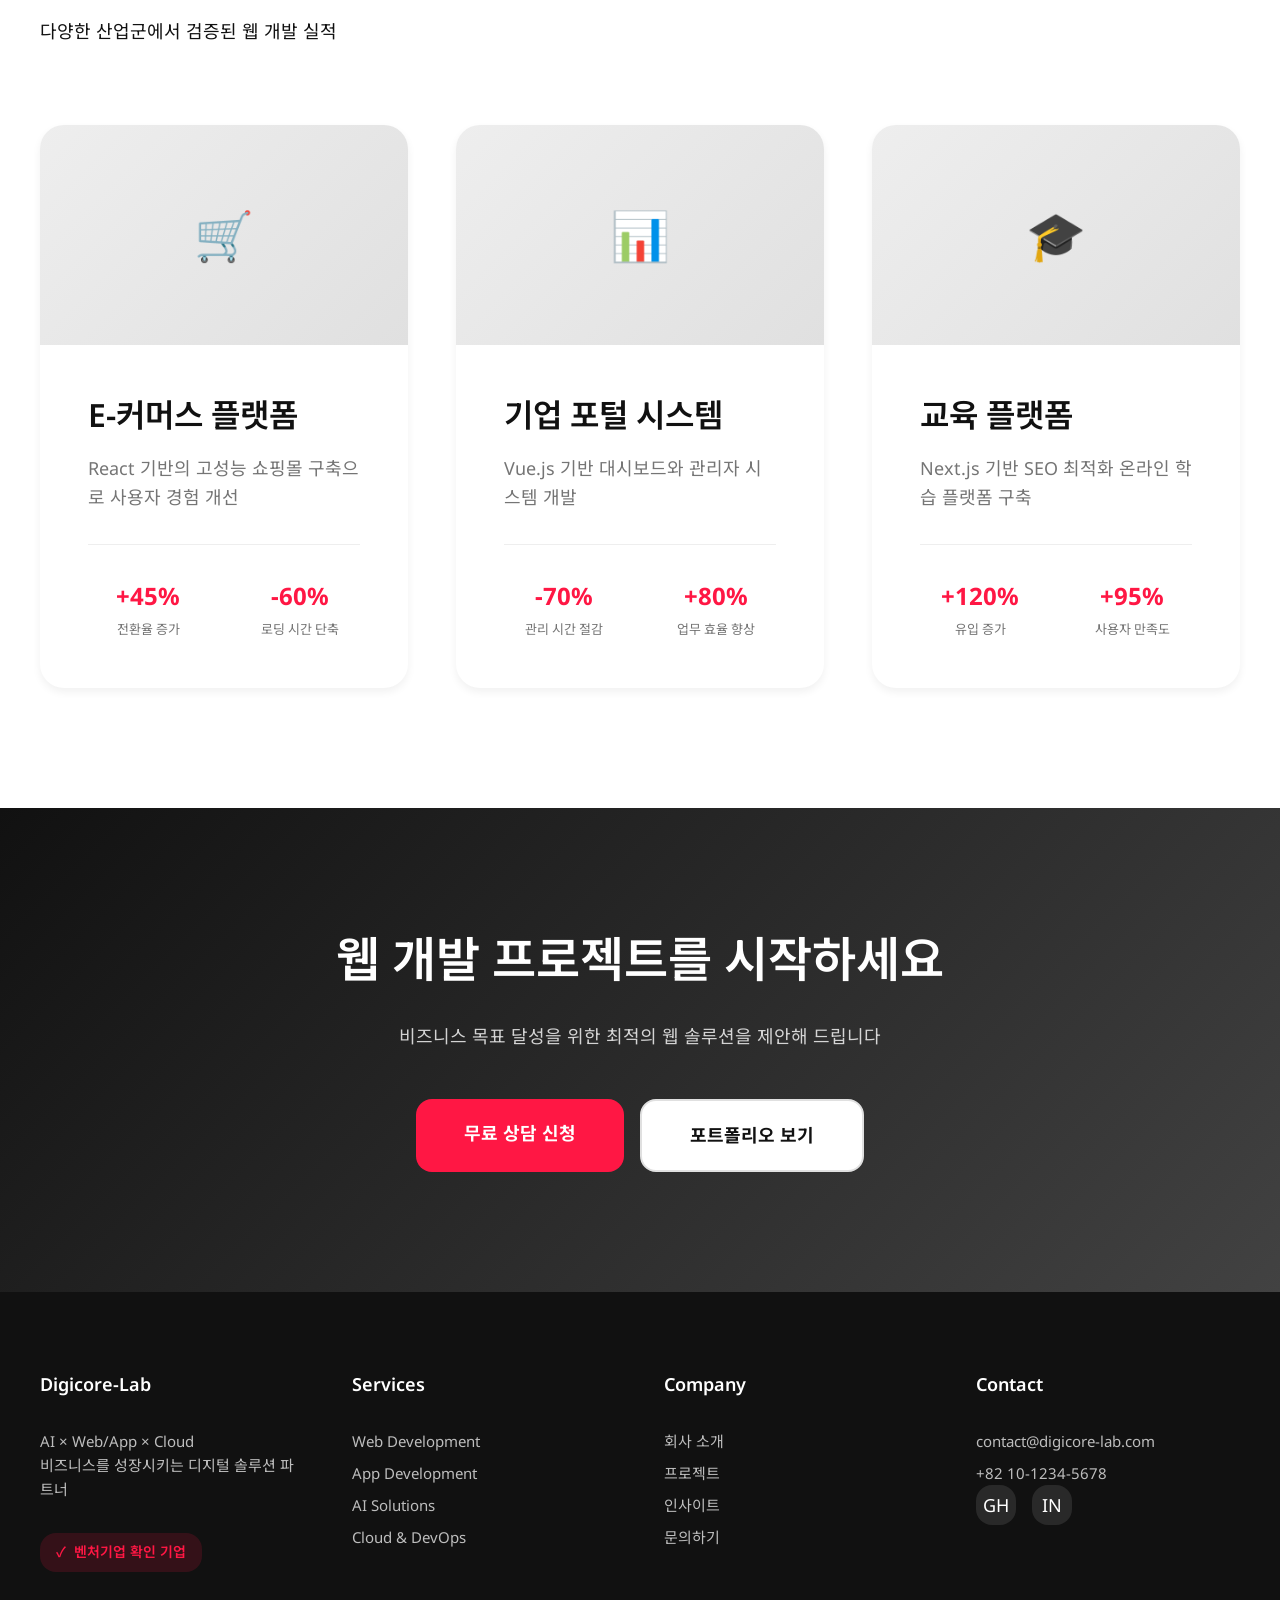
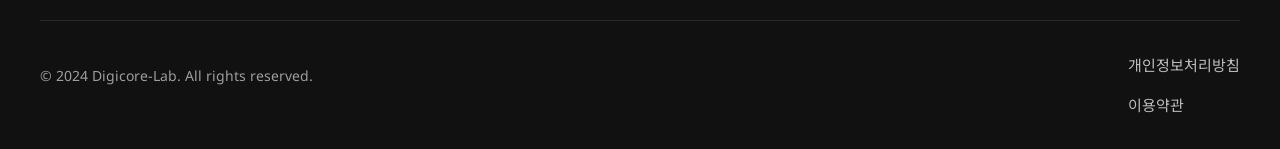
<file: services/web-development.html>
<!DOCTYPE html>
<html lang="ko">
<head>
  <meta charset="UTF-8">
  <meta name="viewport" content="width=device-width, initial-scale=1.0">
  <meta name="description" content="Digicore-Lab Web Development - 반응형 웹사이트, 관리자 시스템, 커머스 플랫폼 개발">
  <meta name="keywords" content="웹개발, 반응형웹, 커머스, 관리자시스템, HTML, CSS, JavaScript">

  <title>Web Development - Digicore-Lab</title>

  <link rel="stylesheet" href="../css/reset.css">
  <link rel="stylesheet" href="../css/design-system.css">
  <link rel="stylesheet" href="../css/common.css">
  <link rel="stylesheet" href="../css/pages/services.css">
</head>
<body>
  <!-- Header -->
  <header class="header">
    <div class="header-container">
      <a href="../" class="logo">
        <span>●</span> Digicore-Lab
      </a>

      <nav class="nav">
        <div class="nav-links">
          <a href="../" class="nav-link">HOME</a>
          <a href="./web-development.html" class="nav-link active">SERVICES</a>
          <a href="../works/" class="nav-link">WORKS</a>
          <a href="../company/" class="nav-link">COMPANY</a>
          <a href="../insights/" class="nav-link">INSIGHTS</a>
          <a href="../contact/" class="btn btn-primary">CONTACT</a>
        </div>

        <div class="nav-actions">
          <div class="lang-switcher">
            <button class="lang-btn active" data-lang="ko">KR</button>
            <button class="lang-btn" data-lang="jp">JP</button>
          </div>
        </div>
      </nav>

      <button class="mobile-menu-toggle" aria-label="메뉴 열기">
        <span></span>
        <span></span>
        <span></span>
      </button>
    </div>

    <nav class="mobile-nav">
      <div class="mobile-nav-links">
        <a href="../" class="mobile-nav-link">HOME</a>
        <a href="./web-development.html" class="mobile-nav-link active">SERVICES</a>
        <a href="../works/" class="mobile-nav-link">WORKS</a>
        <a href="../company/" class="mobile-nav-link">COMPANY</a>
        <a href="../insights/" class="mobile-nav-link">INSIGHTS</a>
      </div>
      <div class="mobile-nav-actions">
        <div class="lang-switcher">
          <button class="lang-btn active" data-lang="ko">KR</button>
          <button class="lang-btn" data-lang="jp">JP</button>
        </div>
        <a href="../contact/" class="btn btn-primary btn-large" style="width: 100%;">CONTACT</a>
      </div>
    </nav>
  </header>

  <main class="page-content">
    <!-- Service Hero -->
    <section class="service-hero">
      <div class="container">
        <h1>💻 Web Development</h1>
        <p>사용자 중심의 반응형 웹사이트부터 확장 가능한 엔터프라이즈 시스템까지, 비즈니스 목표를 달성하는 웹 솔루션을 제공합니다.</p>
      </div>
    </section>

    <!-- Problem Section -->
    <section class="problem-section">
      <div class="container">
        <div class="section-header">
          <h2>이런 고민이 있으신가요?</h2>
          <p>효과적인 웹 솔루션으로 비즈니스 문제를 해결합니다</p>
        </div>

        <div class="problem-grid">
          <div class="problem-item">
            <h3>
              <div class="problem-icon">📱</div>
              모바일 최적화 부족
            </h3>
            <p>PC에서만 잘 보이는 웹사이트로 모바일 사용자를 놓치고 있습니다</p>
          </div>

          <div class="problem-item">
            <h3>
              <div class="problem-icon">🐌</div>
              느린 로딩 속도
            </h3>
            <p>페이지 로딩이 느려 사용자 이탈률이 높습니다</p>
          </div>

          <div class="problem-item">
            <h3>
              <div class="problem-icon">🔍</div>
              낮은 검색 노출
            </h3>
            <p>SEO 최적화가 되지 않아 검색 엔진에서 찾기 어렵습니다</p>
          </div>

          <div class="problem-item">
            <h3>
              <div class="problem-icon">🔧</div>
              복잡한 관리
            </h3>
            <p>콘텐츠 수정이 어렵고 유지보수 비용이 높습니다</p>
          </div>
        </div>
      </div>
    </section>

    <!-- Solution Section -->
    <section class="solution-section">
      <div class="container">
        <div class="section-header">
          <h2>Digicore-Lab의 웹 개발 솔루션</h2>
          <p>최신 기술과 검증된 방법론으로 성공적인 웹 서비스를 구축합니다</p>
        </div>

        <div class="solution-content">
          <div class="solution-image">🌐</div>
          <div class="solution-text">
            <h3>현대적이고 확장 가능한 웹 플랫폼</h3>
            <p>반응형 디자인, 빠른 로딩 속도, SEO 최적화를 기본으로 하는 웹사이트를 제공합니다. 사용자 경험(UX)을 최우선으로 고려하여 전환율을 극대화합니다.</p>
            <ul class="solution-list">
              <li>모든 디바이스에서 완벽하게 작동하는 반응형 웹</li>
              <li>빠른 로딩을 위한 성능 최적화</li>
              <li>검색 엔진 최적화(SEO)로 높은 검색 순위</li>
              <li>직관적인 관리자 시스템으로 쉬운 콘텐츠 관리</li>
              <li>확장 가능한 아키텍처로 미래 성장 대비</li>
            </ul>
          </div>
        </div>
      </div>
    </section>

    <!-- Features Section -->
    <section class="features-section">
      <div class="container">
        <div class="section-header">
          <h2>주요 기능</h2>
          <p>비즈니스 성장에 필요한 모든 기능을 제공합니다</p>
        </div>

        <div class="features-grid">
          <div class="feature-card">
            <div class="feature-icon">📱</div>
            <h3>반응형 디자인</h3>
            <p>PC, 태블릿, 모바일 모든 디바이스에서 최적화된 사용자 경험 제공</p>
          </div>

          <div class="feature-card">
            <div class="feature-icon">⚡</div>
            <h3>빠른 성능</h3>
            <p>최적화된 코드와 CDN 활용으로 빠른 페이지 로딩 속도 보장</p>
          </div>

          <div class="feature-card">
            <div class="feature-icon">🔒</div>
            <h3>보안 강화</h3>
            <p>HTTPS, CSRF, XSS 방어 등 다층 보안 체계 구축</p>
          </div>

          <div class="feature-card">
            <div class="feature-icon">🎨</div>
            <h3>맞춤형 디자인</h3>
            <p>브랜드 아이덴티티를 반영한 독창적인 UI/UX 디자인</p>
          </div>

          <div class="feature-card">
            <div class="feature-icon">📊</div>
            <h3>분석 & 리포팅</h3>
            <p>Google Analytics, 히트맵 등 데이터 기반 의사결정 지원</p>
          </div>

          <div class="feature-card">
            <div class="feature-icon">🔄</div>
            <h3>CMS 통합</h3>
            <p>WordPress, Strapi 등 다양한 CMS 연동 및 커스터마이징</p>
          </div>
        </div>
      </div>
    </section>

    <!-- Technology Section -->
    <section class="technology-section">
      <div class="container">
        <div class="section-header">
          <h2>사용 기술</h2>
          <p>최신 웹 기술로 안정적이고 확장 가능한 서비스를 구축합니다</p>
        </div>

        <div class="tech-list">
          <span class="tech-item">HTML5</span>
          <span class="tech-item">CSS3</span>
          <span class="tech-item">JavaScript ES6+</span>
          <span class="tech-item">React</span>
          <span class="tech-item">Vue.js</span>
          <span class="tech-item">Next.js</span>
          <span class="tech-item">Nuxt.js</span>
          <span class="tech-item">TypeScript</span>
          <span class="tech-item">Tailwind CSS</span>
          <span class="tech-item">Bootstrap</span>
          <span class="tech-item">Node.js</span>
          <span class="tech-item">Express</span>
          <span class="tech-item">Django</span>
          <span class="tech-item">FastAPI</span>
          <span class="tech-item">PostgreSQL</span>
          <span class="tech-item">MongoDB</span>
          <span class="tech-item">Redis</span>
          <span class="tech-item">GraphQL</span>
          <span class="tech-item">REST API</span>
        </div>
      </div>
    </section>

    <!-- Process Section -->
    <section class="process-section">
      <div class="container">
        <div class="section-header">
          <h2>개발 프로세스</h2>
          <p>체계적인 프로세스로 성공적인 프로젝트 진행을 보장합니다</p>
        </div>

        <div class="process-timeline">
          <div class="process-step">
            <div class="process-number">1</div>
            <div class="process-content">
              <h3>요구사항 분석</h3>
              <p>비즈니스 목표와 사용자 니즈를 깊이 이해하고 프로젝트 범위를 정의합니다</p>
            </div>
          </div>

          <div class="process-step">
            <div class="process-number">2</div>
            <div class="process-content">
              <h3>설계 & 기획</h3>
              <p>IA, 와이어프레임, 디자인 시스템을 구축하고 기술 스택을 선정합니다</p>
            </div>
          </div>

          <div class="process-step">
            <div class="process-number">3</div>
            <div class="process-content">
              <h3>UI/UX 디자인</h3>
              <p>브랜드 아이덴티티를 반영한 사용자 중심의 인터페이스를 디자인합니다</p>
            </div>
          </div>

          <div class="process-step">
            <div class="process-number">4</div>
            <div class="process-content">
              <h3>개발 & 구현</h3>
              <p>애자일 방법론으로 반복적 개발을 진행하며 지속적으로 피드백을 반영합니다</p>
            </div>
          </div>

          <div class="process-step">
            <div class="process-number">5</div>
            <div class="process-content">
              <h3>테스트 & QA</h3>
              <p>기능, 성능, 보안, 호환성 테스트를 통해 품질을 보장합니다</p>
            </div>
          </div>

          <div class="process-step">
            <div class="process-number">6</div>
            <div class="process-content">
              <h3>배포 & 운영</h3>
              <p>안정적인 배포 후 지속적인 모니터링과 유지보수를 제공합니다</p>
            </div>
          </div>
        </div>
      </div>
    </section>

    <!-- Case Studies Section -->
    <section class="case-studies-section">
      <div class="container">
        <div class="section-header">
          <h2>프로젝트 사례</h2>
          <p>다양한 산업군에서 검증된 웹 개발 실적</p>
        </div>

        <div class="case-studies-grid">
          <div class="case-study-card">
            <div class="case-study-image">🛒</div>
            <div class="case-study-content">
              <h3>E-커머스 플랫폼</h3>
              <p>React 기반의 고성능 쇼핑몰 구축으로 사용자 경험 개선</p>
              <div class="case-study-results">
                <div class="result-item">
                  <span class="result-value">+45%</span>
                  <span class="result-label">전환율 증가</span>
                </div>
                <div class="result-item">
                  <span class="result-value">-60%</span>
                  <span class="result-label">로딩 시간 단축</span>
                </div>
              </div>
            </div>
          </div>

          <div class="case-study-card">
            <div class="case-study-image">📊</div>
            <div class="case-study-content">
              <h3>기업 포털 시스템</h3>
              <p>Vue.js 기반 대시보드와 관리자 시스템 개발</p>
              <div class="case-study-results">
                <div class="result-item">
                  <span class="result-value">-70%</span>
                  <span class="result-label">관리 시간 절감</span>
                </div>
                <div class="result-item">
                  <span class="result-value">+80%</span>
                  <span class="result-label">업무 효율 향상</span>
                </div>
              </div>
            </div>
          </div>

          <div class="case-study-card">
            <div class="case-study-image">🎓</div>
            <div class="case-study-content">
              <h3>교육 플랫폼</h3>
              <p>Next.js 기반 SEO 최적화 온라인 학습 플랫폼 구축</p>
              <div class="case-study-results">
                <div class="result-item">
                  <span class="result-value">+120%</span>
                  <span class="result-label">유입 증가</span>
                </div>
                <div class="result-item">
                  <span class="result-value">+95%</span>
                  <span class="result-label">사용자 만족도</span>
                </div>
              </div>
            </div>
          </div>
        </div>
      </div>
    </section>

    <!-- Service CTA -->
    <section class="service-cta">
      <div class="container">
        <h2>웹 개발 프로젝트를 시작하세요</h2>
        <p>비즈니스 목표 달성을 위한 최적의 웹 솔루션을 제안해 드립니다</p>
        <div class="service-cta-actions">
          <a href="../contact/" class="btn btn-primary btn-large">무료 상담 신청</a>
          <a href="../works/" class="btn btn-secondary btn-large">포트폴리오 보기</a>
        </div>
      </div>
    </section>
  </main>

  <!-- Footer -->
  <footer class="footer">
    <div class="footer-container">
      <div class="footer-content">
        <div class="footer-section">
          <h3>Digicore-Lab</h3>
          <p class="footer-description">
            AI × Web/App × Cloud<br>
            비즈니스를 성장시키는 디지털 솔루션 파트너
          </p>
          <div class="footer-venture">
            <span>✓</span>
            <span>벤처기업 확인 기업</span>
          </div>
        </div>

        <div class="footer-section">
          <h3>Services</h3>
          <div class="footer-links">
            <a href="./web-development.html" class="footer-link">Web Development</a>
            <a href="./app-development.html" class="footer-link">App Development</a>
            <a href="./ai-solutions.html" class="footer-link">AI Solutions</a>
            <a href="./cloud-devops.html" class="footer-link">Cloud & DevOps</a>
          </div>
        </div>

        <div class="footer-section">
          <h3>Company</h3>
          <div class="footer-links">
            <a href="../company/" class="footer-link">회사 소개</a>
            <a href="../works/" class="footer-link">프로젝트</a>
            <a href="../insights/" class="footer-link">인사이트</a>
            <a href="../contact/" class="footer-link">문의하기</a>
          </div>
        </div>

        <div class="footer-section">
          <h3>Contact</h3>
          <div class="footer-links">
            <a href="mailto:contact@digicore-lab.com" class="footer-link">contact@digicore-lab.com</a>
            <a href="tel:+821012345678" class="footer-link">+82 10-1234-5678</a>
          </div>
          <div class="footer-social">
            <a href="#" class="social-link" aria-label="GitHub">GH</a>
            <a href="#" class="social-link" aria-label="LinkedIn">IN</a>
          </div>
        </div>
      </div>

      <div class="footer-bottom">
        <p class="footer-copyright">
          &copy; 2024 Digicore-Lab. All rights reserved.
        </p>
        <div class="footer-links" style="display: flex; gap: 16px;">
          <a href="#" class="footer-link">개인정보처리방침</a>
          <a href="#" class="footer-link">이용약관</a>
        </div>
      </div>
    </div>
  </footer>
  
  <!-- Floating Chat Button -->
  <a href="../contact/" class="floating-chat" aria-label="Contact Us">
    💬
  </a>

  <script src="../js/common.js"></script>
  <script src="../js/i18n.js"></script>
</body>
</html>
</file>
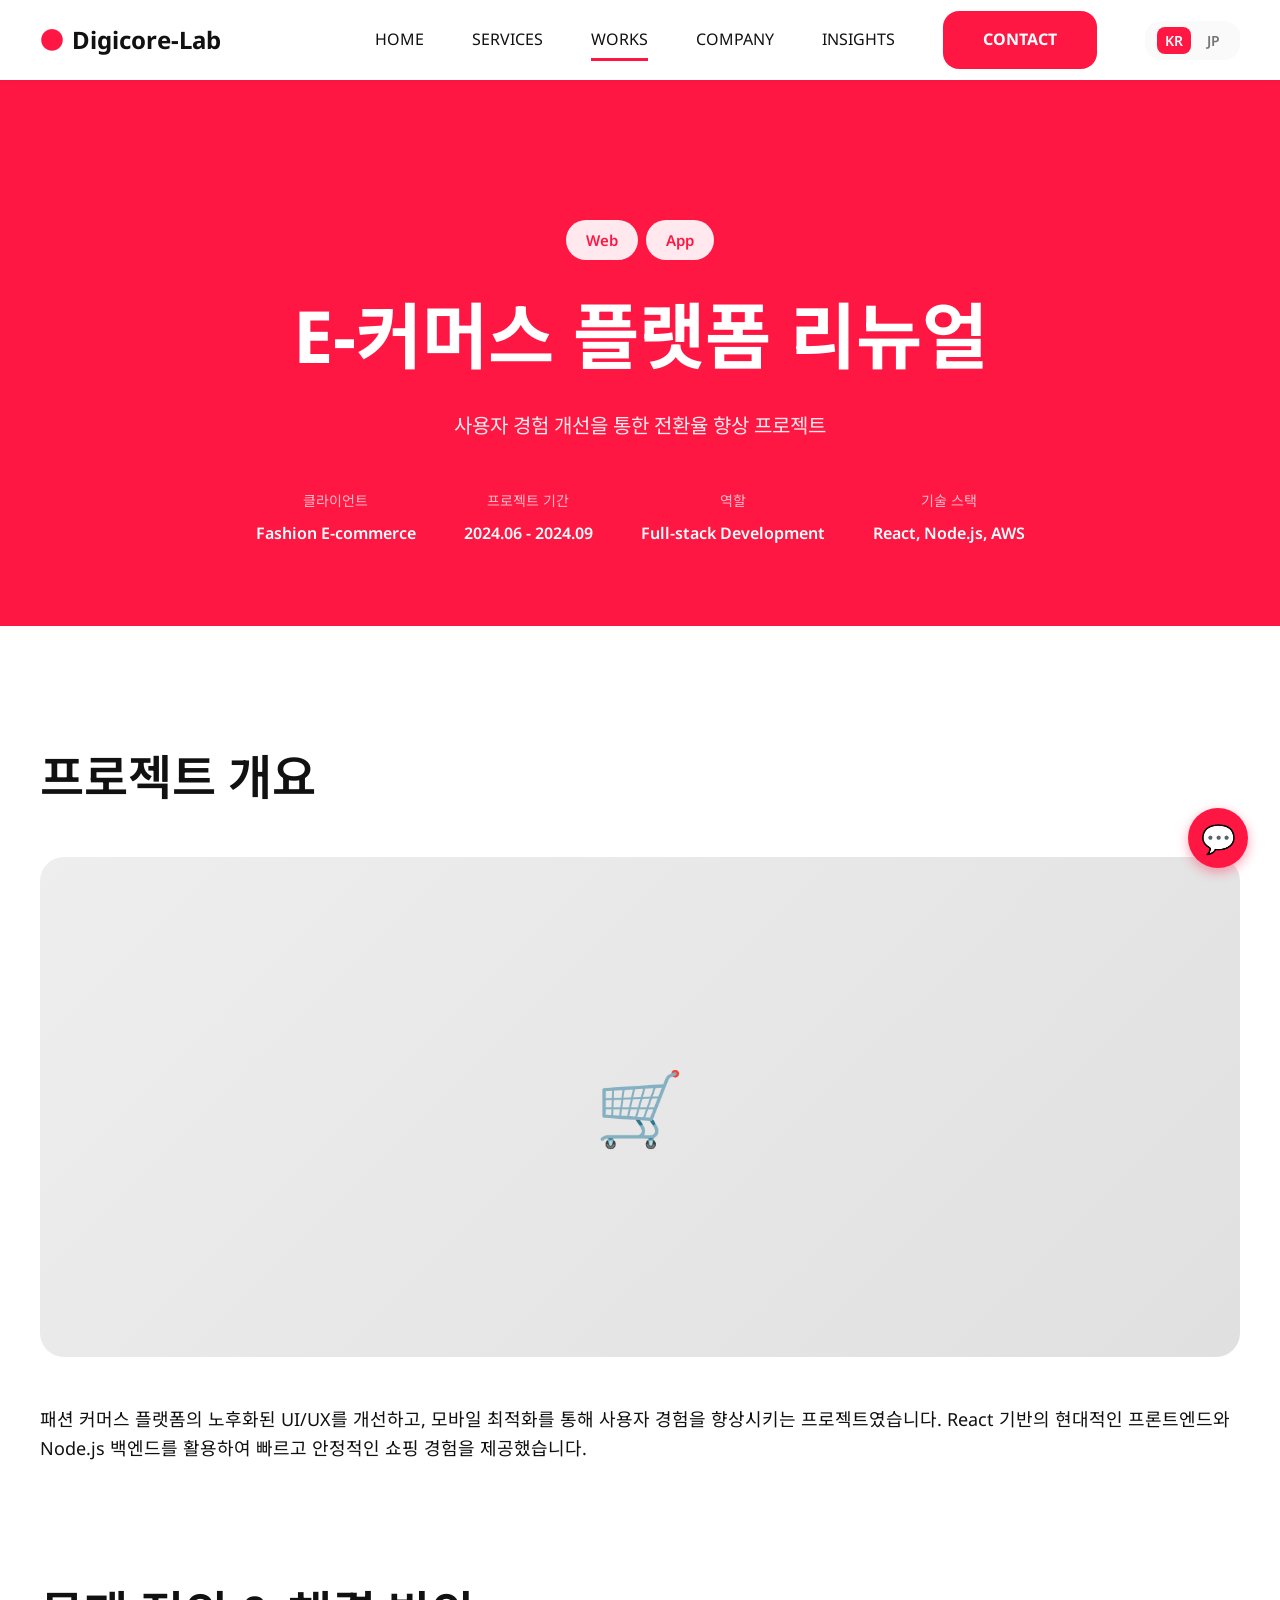
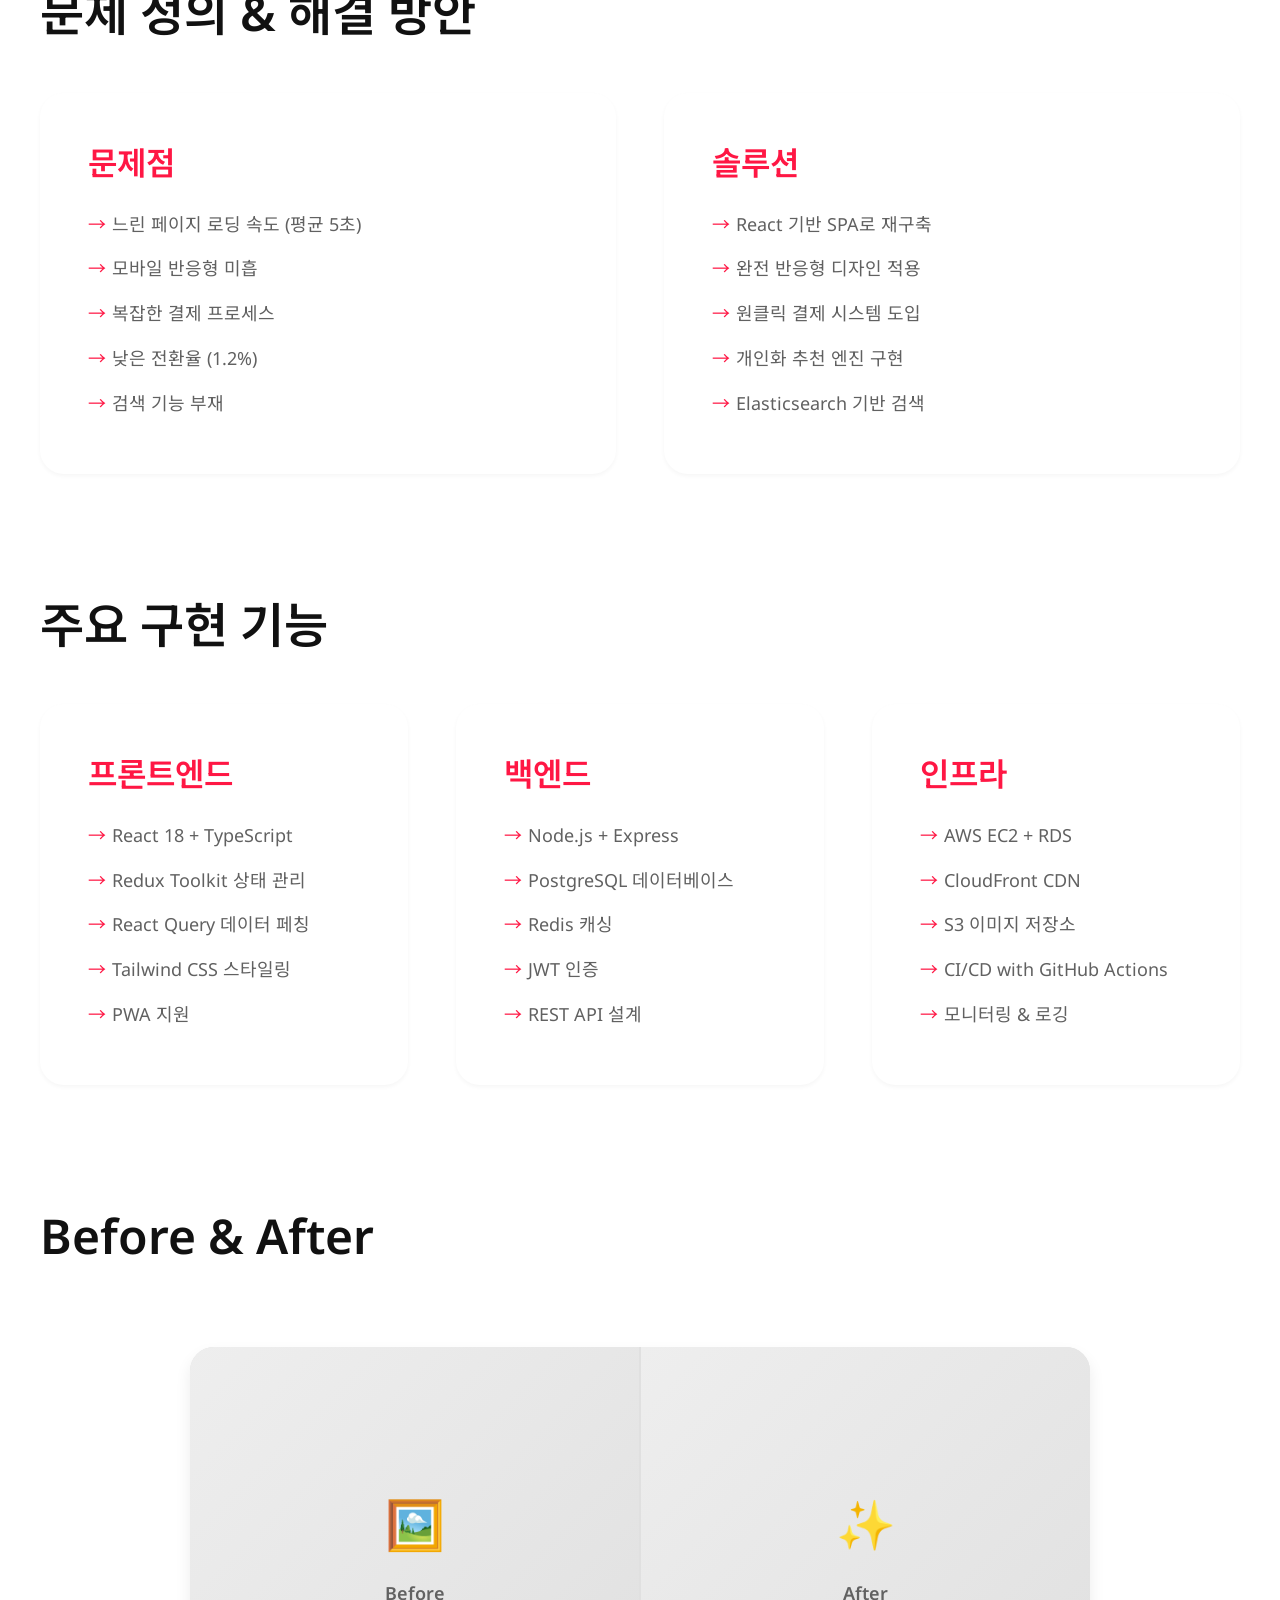
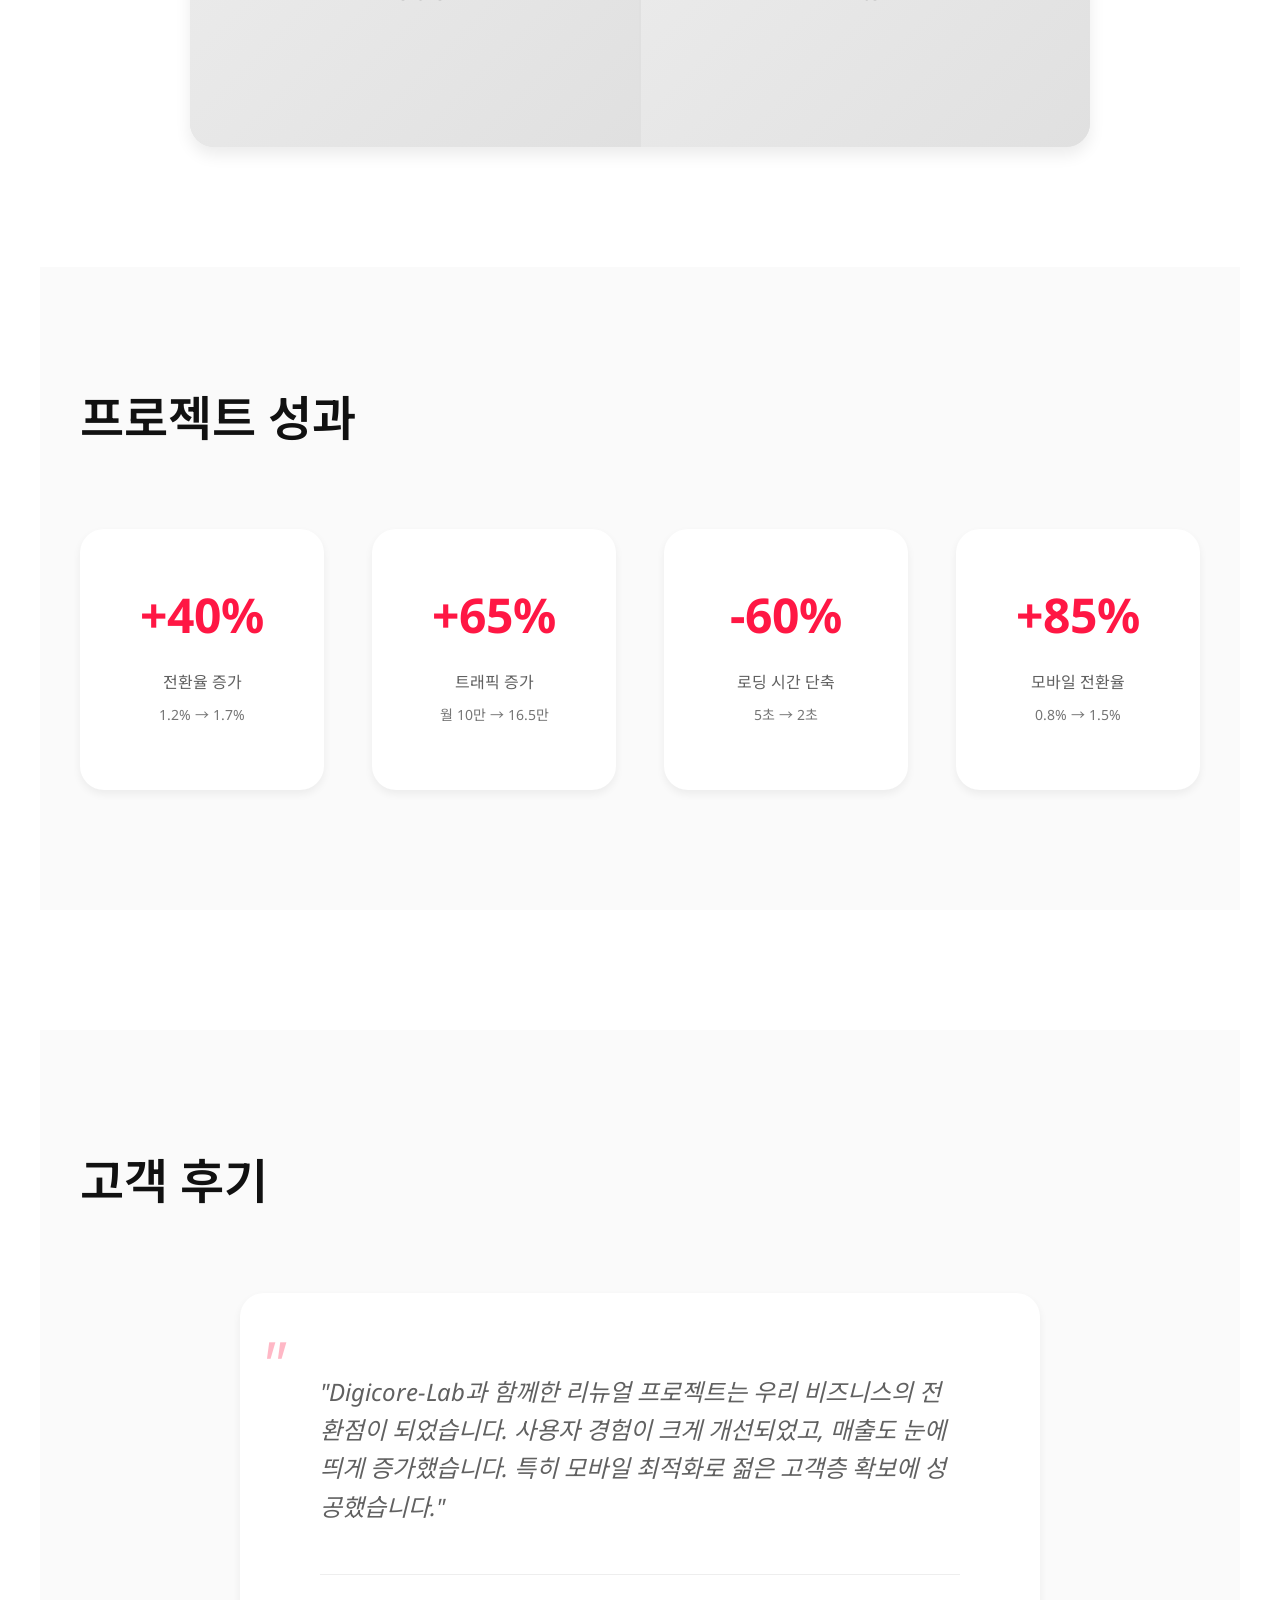
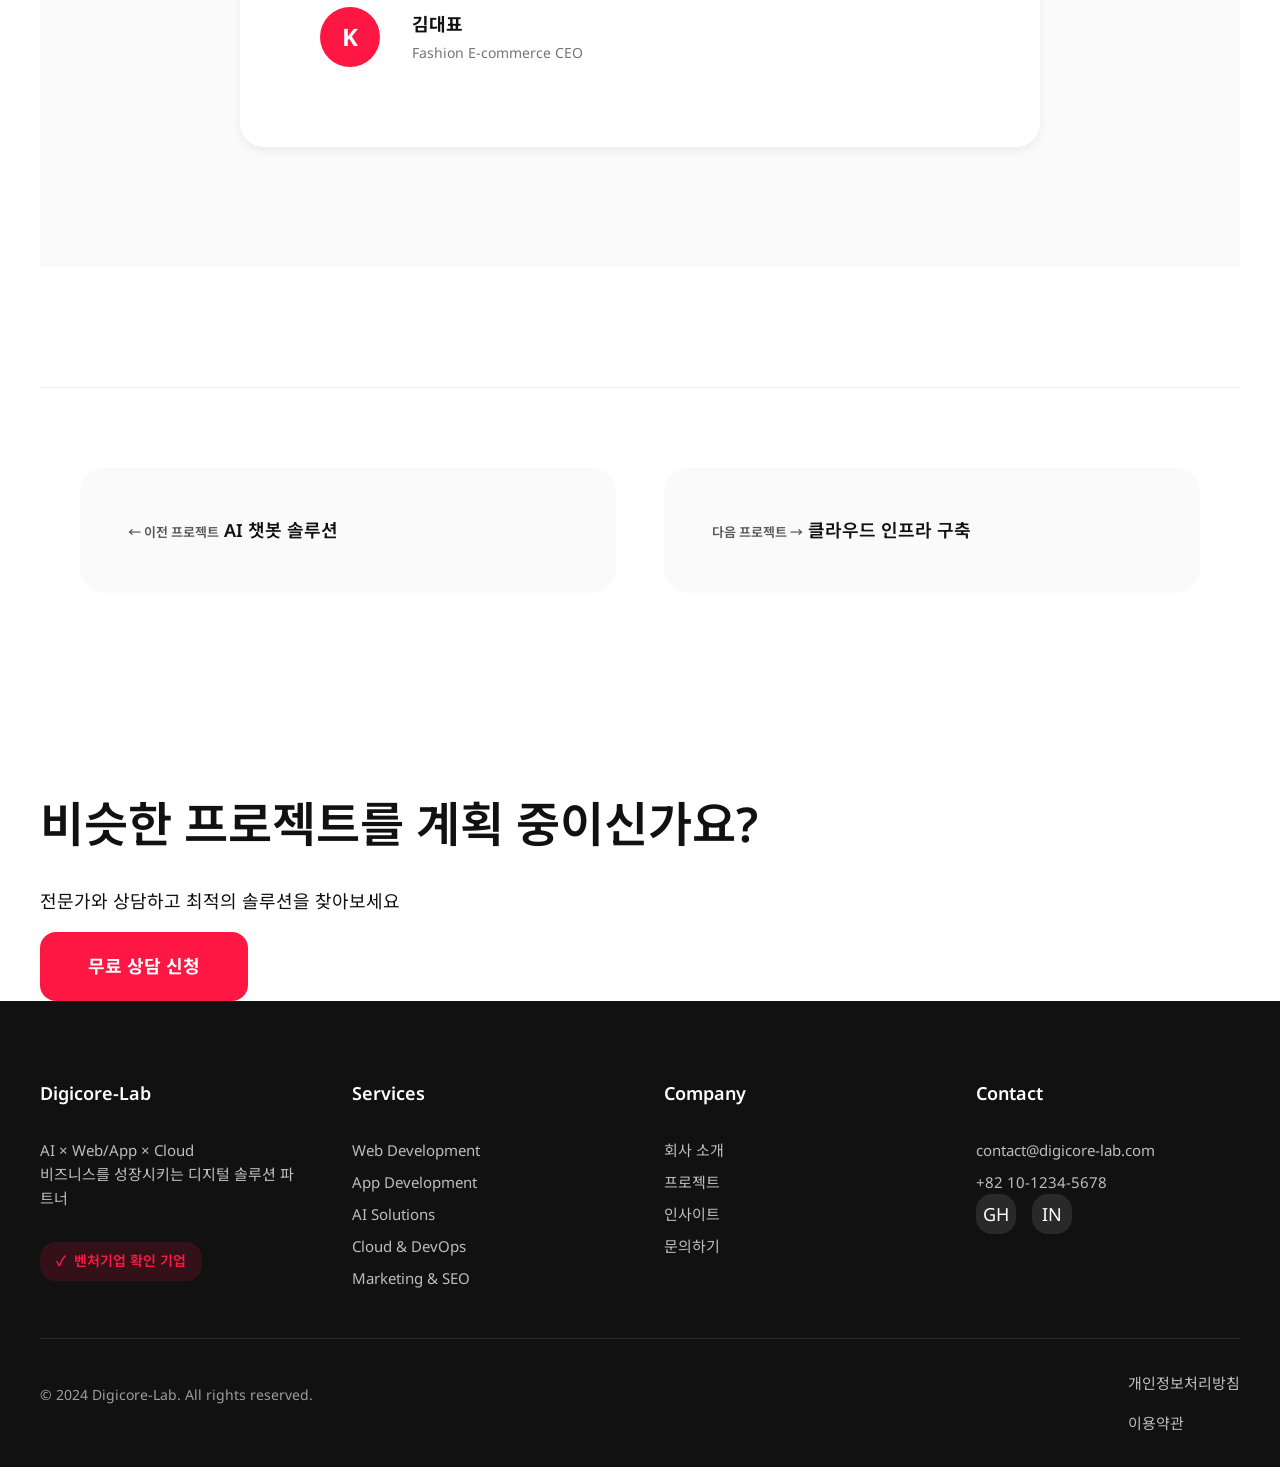
<file: works/detail.html>
<!DOCTYPE html>
<html lang="ko">
<head>
  <meta charset="UTF-8">
  <meta name="viewport" content="width=device-width, initial-scale=1.0">
  <meta name="description" content="E-커머스 플랫폼 리뉴얼 프로젝트 - Digicore-Lab">
  <title>E-커머스 플랫폼 리뉴얼 - Digicore-Lab</title>
  <link rel="stylesheet" href="../css/reset.css">
  <link rel="stylesheet" href="../css/design-system.css">
  <link rel="stylesheet" href="../css/common.css">
  <link rel="stylesheet" href="../css/pages/works.css">
</head>
<body>
  <header class="header">
    <div class="header-container">
      <a href="../" class="logo"><span>●</span> Digicore-Lab</a>
      <nav class="nav">
        <div class="nav-links">
          <a href="../" class="nav-link">HOME</a>
          <a href="../services/web-development.html" class="nav-link">SERVICES</a>
          <a href="./" class="nav-link active">WORKS</a>
          <a href="../company/" class="nav-link">COMPANY</a>
          <a href="../insights/" class="nav-link">INSIGHTS</a>
          <a href="../contact/" class="btn btn-primary">CONTACT</a>
        </div>
        <div class="nav-actions">
          <div class="lang-switcher">
            <button class="lang-btn active" data-lang="ko">KR</button>
            <button class="lang-btn" data-lang="jp">JP</button>
          </div>
        </div>
      </nav>
      <button class="mobile-menu-toggle" aria-label="메뉴 열기">
        <span></span><span></span><span></span>
      </button>
    </div>
    <nav class="mobile-nav">
      <div class="mobile-nav-links">
        <a href="../" class="mobile-nav-link">HOME</a>
        <a href="../services/web-development.html" class="mobile-nav-link">SERVICES</a>
        <a href="./" class="mobile-nav-link active">WORKS</a>
        <a href="../company/" class="mobile-nav-link">COMPANY</a>
        <a href="../insights/" class="mobile-nav-link">INSIGHTS</a>
      </div>
      <div class="mobile-nav-actions">
        <div class="lang-switcher">
          <button class="lang-btn active" data-lang="ko">KR</button>
          <button class="lang-btn" data-lang="jp">JP</button>
        </div>
        <a href="../contact/" class="btn btn-primary btn-large" style="width: 100%;">CONTACT</a>
      </div>
    </nav>
  </header>

  <main class="page-content">
    <!-- Detail Hero -->
    <section class="detail-hero">
      <div class="container">
        <div class="detail-header">
          <div class="portfolio-category">
            <span class="badge badge-venture">Web</span>
            <span class="badge badge-venture">App</span>
          </div>
          <h1>E-커머스 플랫폼 리뉴얼</h1>
          <p>사용자 경험 개선을 통한 전환율 향상 프로젝트</p>

          <div class="detail-meta">
            <div class="meta-item">
              <span class="meta-label">클라이언트</span>
              <span class="meta-value">Fashion E-commerce</span>
            </div>
            <div class="meta-item">
              <span class="meta-label">프로젝트 기간</span>
              <span class="meta-value">2024.06 - 2024.09</span>
            </div>
            <div class="meta-item">
              <span class="meta-label">역할</span>
              <span class="meta-value">Full-stack Development</span>
            </div>
            <div class="meta-item">
              <span class="meta-label">기술 스택</span>
              <span class="meta-value">React, Node.js, AWS</span>
            </div>
          </div>
        </div>
      </div>
    </section>

    <!-- Detail Content -->
    <section class="detail-content">
      <div class="container">
        <!-- Overview -->
        <div class="detail-section">
          <h2>프로젝트 개요</h2>
          <div class="detail-image">🛒</div>
          <p>
            패션 커머스 플랫폼의 노후화된 UI/UX를 개선하고, 모바일 최적화를 통해
            사용자 경험을 향상시키는 프로젝트였습니다. React 기반의 현대적인
            프론트엔드와 Node.js 백엔드를 활용하여 빠르고 안정적인 쇼핑 경험을 제공했습니다.
          </p>
        </div>

        <!-- Problem & Solution -->
        <div class="detail-section">
          <h2>문제 정의 & 해결 방안</h2>
          <div class="detail-grid">
            <div class="detail-card">
              <h3>문제점</h3>
              <ul>
                <li>느린 페이지 로딩 속도 (평균 5초)</li>
                <li>모바일 반응형 미흡</li>
                <li>복잡한 결제 프로세스</li>
                <li>낮은 전환율 (1.2%)</li>
                <li>검색 기능 부재</li>
              </ul>
            </div>
            <div class="detail-card">
              <h3>솔루션</h3>
              <ul>
                <li>React 기반 SPA로 재구축</li>
                <li>완전 반응형 디자인 적용</li>
                <li>원클릭 결제 시스템 도입</li>
                <li>개인화 추천 엔진 구현</li>
                <li>Elasticsearch 기반 검색</li>
              </ul>
            </div>
          </div>
        </div>

        <!-- Key Features -->
        <div class="detail-section">
          <h2>주요 구현 기능</h2>
          <div class="detail-grid">
            <div class="detail-card">
              <h3>프론트엔드</h3>
              <ul>
                <li>React 18 + TypeScript</li>
                <li>Redux Toolkit 상태 관리</li>
                <li>React Query 데이터 페칭</li>
                <li>Tailwind CSS 스타일링</li>
                <li>PWA 지원</li>
              </ul>
            </div>
            <div class="detail-card">
              <h3>백엔드</h3>
              <ul>
                <li>Node.js + Express</li>
                <li>PostgreSQL 데이터베이스</li>
                <li>Redis 캐싱</li>
                <li>JWT 인증</li>
                <li>REST API 설계</li>
              </ul>
            </div>
            <div class="detail-card">
              <h3>인프라</h3>
              <ul>
                <li>AWS EC2 + RDS</li>
                <li>CloudFront CDN</li>
                <li>S3 이미지 저장소</li>
                <li>CI/CD with GitHub Actions</li>
                <li>모니터링 & 로깅</li>
              </ul>
            </div>
          </div>
        </div>

        <!-- Before/After -->
        <div class="detail-section">
          <h2>Before & After</h2>
          <div class="comparison-slider">
            <div class="comparison-images">
              <div class="comparison-image">
                <span>🖼️</span>
                <span class="comparison-label">Before</span>
              </div>
              <div class="comparison-image">
                <span>✨</span>
                <span class="comparison-label">After</span>
              </div>
            </div>
          </div>
        </div>

        <!-- Results -->
        <div class="detail-section results-section">
          <div class="container">
            <h2>프로젝트 성과</h2>
            <div class="results-grid">
              <div class="result-card">
                <span class="result-value">+40%</span>
                <span class="result-label">전환율 증가</span>
                <p class="result-description">1.2% → 1.7%</p>
              </div>
              <div class="result-card">
                <span class="result-value">+65%</span>
                <span class="result-label">트래픽 증가</span>
                <p class="result-description">월 10만 → 16.5만</p>
              </div>
              <div class="result-card">
                <span class="result-value">-60%</span>
                <span class="result-label">로딩 시간 단축</span>
                <p class="result-description">5초 → 2초</p>
              </div>
              <div class="result-card">
                <span class="result-value">+85%</span>
                <span class="result-label">모바일 전환율</span>
                <p class="result-description">0.8% → 1.5%</p>
              </div>
            </div>
          </div>
        </div>

        <!-- Testimonial -->
        <div class="detail-section testimonial-section">
          <div class="container">
            <h2>고객 후기</h2>
            <div class="testimonial-content">
              <p class="testimonial-quote">
                "Digicore-Lab과 함께한 리뉴얼 프로젝트는 우리 비즈니스의 전환점이 되었습니다.
                사용자 경험이 크게 개선되었고, 매출도 눈에 띄게 증가했습니다.
                특히 모바일 최적화로 젊은 고객층 확보에 성공했습니다."
              </p>
              <div class="testimonial-author">
                <div class="author-avatar">K</div>
                <div class="author-info">
                  <h4>김대표</h4>
                  <p>Fashion E-commerce CEO</p>
                </div>
              </div>
            </div>
          </div>
        </div>

        <!-- Project Navigation -->
        <div class="project-navigation">
          <div class="container">
            <div class="nav-projects">
              <a href="#" class="nav-project">
                <span class="nav-label">← 이전 프로젝트</span>
                <span class="nav-title">AI 챗봇 솔루션</span>
              </a>
              <a href="#" class="nav-project">
                <span class="nav-label">다음 프로젝트 →</span>
                <span class="nav-title">클라우드 인프라 구축</span>
              </a>
            </div>
          </div>
        </div>
      </div>
    </section>

    <!-- CTA Section -->
    <section class="cta-section">
      <div class="container">
        <h2>비슷한 프로젝트를 계획 중이신가요?</h2>
        <p>전문가와 상담하고 최적의 솔루션을 찾아보세요</p>
        <a href="../contact/" class="btn btn-primary btn-large">무료 상담 신청</a>
      </div>
    </section>
  </main>

  <footer class="footer">
    <div class="footer-container">
      <div class="footer-content">
        <div class="footer-section">
          <h3>Digicore-Lab</h3>
          <p class="footer-description">AI × Web/App × Cloud<br>비즈니스를 성장시키는 디지털 솔루션 파트너</p>
          <div class="footer-venture"><span>✓</span><span>벤처기업 확인 기업</span></div>
        </div>
        <div class="footer-section">
          <h3>Services</h3>
          <div class="footer-links">
            <a href="../services/web-development.html" class="footer-link">Web Development</a>
            <a href="../services/app-development.html" class="footer-link">App Development</a>
            <a href="../services/ai-solutions.html" class="footer-link">AI Solutions</a>
            <a href="../services/cloud-devops.html" class="footer-link">Cloud & DevOps</a>
            <a href="../services/marketing-seo.html" class="footer-link">Marketing & SEO</a>
          </div>
        </div>
        <div class="footer-section">
          <h3>Company</h3>
          <div class="footer-links">
            <a href="../company/" class="footer-link">회사 소개</a>
            <a href="./" class="footer-link">프로젝트</a>
            <a href="../insights/" class="footer-link">인사이트</a>
            <a href="../contact/" class="footer-link">문의하기</a>
          </div>
        </div>
        <div class="footer-section">
          <h3>Contact</h3>
          <div class="footer-links">
            <a href="mailto:contact@digicore-lab.com" class="footer-link">contact@digicore-lab.com</a>
            <a href="tel:+821012345678" class="footer-link">+82 10-1234-5678</a>
          </div>
          <div class="footer-social">
            <a href="#" class="social-link" aria-label="GitHub">GH</a>
            <a href="#" class="social-link" aria-label="LinkedIn">IN</a>
          </div>
        </div>
      </div>
      <div class="footer-bottom">
        <p class="footer-copyright">&copy; 2024 Digicore-Lab. All rights reserved.</p>
        <div class="footer-links" style="display: flex; gap: 16px;">
          <a href="#" class="footer-link">개인정보처리방침</a>
          <a href="#" class="footer-link">이용약관</a>
        </div>
      </div>
    </div>
  </footer>
  
  <!-- Floating Chat Button -->
  <a href="../contact/" class="floating-chat" aria-label="Contact Us">
    💬
  </a>

  <script src="../js/common.js"></script>
  <script src="../js/i18n.js"></script>
</body>
</html>
</file>
<file: css/design-system.css>
/* Design System - Digicore-Lab */

/* Google Fonts - Noto Sans */
@import url('https://fonts.googleapis.com/css2?family=Noto+Sans+JP:wght@300;400;600;700&family=Noto+Sans+KR:wght@300;400;600;700&family=Noto+Sans:wght@300;400;600;700&display=swap');

:root {
  /* Color Palette - PLAY.D Style */
  --primary-red: #FF1744;
  --primary-red-dark: #D50000;
  --secondary-black: #111111;
  --gray-bg: #FAFAFA;
  --white: #FFFFFF;

  /* Additional Colors */
  --gray-100: #F8F9FA;
  --gray-200: #EEEEEE;
  --gray-300: #E0E0E0;
  --gray-400: #BDBDBD;
  --gray-500: #9E9E9E;
  --gray-600: #757575;
  --gray-700: #616161;
  --gray-800: #424242;
  --gray-900: #212121;

  /* Typography */
  --font-family: 'Noto Sans', 'Noto Sans KR', 'Noto Sans JP', sans-serif;

  /* Font Sizes - PLAY.D Style (Larger) */
  --h1-size: 72px;
  --h1-size-tablet: 56px;
  --h1-size-mobile: 40px;

  --h2-size: 48px;
  --h2-size-tablet: 36px;
  --h2-size-mobile: 32px;

  --h3-size: 32px;
  --h3-size-tablet: 28px;
  --h3-size-mobile: 24px;

  --body-size: 18px;
  --body-size-mobile: 16px;

  --caption-size: 15px;
  --caption-size-mobile: 14px;

  /* Font Weights */
  --weight-light: 300;
  --weight-regular: 400;
  --weight-semibold: 600;
  --weight-bold: 700;
  --weight-black: 900;

  /* Spacing - PLAY.D Style (More generous) */
  --spacing-xs: 8px;
  --spacing-sm: 16px;
  --spacing-md: 32px;
  --spacing-lg: 48px;
  --spacing-xl: 80px;
  --spacing-xxl: 120px;

  /* Border Radius - PLAY.D Style (Larger rounded corners) */
  --radius-sm: 8px;
  --radius-md: 16px;
  --radius-lg: 24px;
  --radius-xl: 32px;
  --radius-full: 9999px;

  /* Shadows - PLAY.D Style (Minimal) */
  --shadow-sm: 0 2px 4px rgba(0, 0, 0, 0.04);
  --shadow-md: 0 4px 8px rgba(0, 0, 0, 0.06);
  --shadow-lg: 0 8px 16px rgba(0, 0, 0, 0.08);
  --shadow-xl: 0 12px 24px rgba(0, 0, 0, 0.1);

  /* Transitions */
  --transition-fast: 0.15s ease;
  --transition-base: 0.3s ease;
  --transition-slow: 0.5s ease;

  /* Container - PLAY.D Style (Wider) */
  --container-max: 1400px;
  --container-padding: 40px;
}

/* Typography Styles */
body {
  font-family: var(--font-family);
  font-size: var(--body-size);
  font-weight: var(--weight-regular);
  color: var(--secondary-black);
  background-color: var(--white);
}

h1 {
  font-size: var(--h1-size);
  font-weight: var(--weight-bold);
  line-height: 1.2;
  margin-bottom: var(--spacing-md);
}

h2 {
  font-size: var(--h2-size);
  font-weight: var(--weight-semibold);
  line-height: 1.3;
  margin-bottom: var(--spacing-md);
}

h3 {
  font-size: var(--h3-size);
  font-weight: var(--weight-semibold);
  line-height: 1.4;
  margin-bottom: var(--spacing-sm);
}

p {
  font-size: var(--body-size);
  font-weight: var(--weight-regular);
  line-height: 1.6;
  margin-bottom: var(--spacing-sm);
}

.caption {
  font-size: var(--caption-size);
  font-weight: var(--weight-light);
  line-height: 1.5;
}

/* Button Styles - PLAY.D Style */
.btn {
  display: inline-block;
  padding: 16px 40px;
  border-radius: var(--radius-md);
  font-size: 16px;
  font-weight: var(--weight-bold);
  text-align: center;
  transition: all var(--transition-base);
  cursor: pointer;
  border: none;
  text-decoration: none;
}

.btn-primary {
  background-color: var(--primary-red);
  color: var(--white);
}

.btn-primary:hover {
  background-color: var(--primary-red-dark);
  transform: translateY(-1px);
}

.btn-secondary {
  background-color: var(--white);
  color: var(--secondary-black);
  border: 2px solid var(--gray-300);
}

.btn-secondary:hover {
  background-color: var(--gray-100);
  border-color: var(--gray-400);
}

.btn-large {
  padding: 20px 48px;
  font-size: 18px;
}

.btn-small {
  padding: 12px 28px;
  font-size: 15px;
}

/* Badge Styles - PLAY.D Style */
.badge {
  display: inline-block;
  padding: 8px 20px;
  border-radius: var(--radius-full);
  font-size: var(--caption-size);
  font-weight: var(--weight-semibold);
}

.badge-venture {
  background-color: #FFE8EE;
  color: var(--primary-red);
}

.badge-success {
  background-color: #E8F5E9;
  color: #2E7D32;
}

.badge-info {
  background-color: var(--gray-200);
  color: var(--gray-700);
}

/* Card Styles - PLAY.D Style (Minimal shadow) */
.card {
  background-color: var(--white);
  border-radius: var(--radius-xl);
  padding: var(--spacing-lg);
  box-shadow: none;
  border: 1px solid var(--gray-200);
  transition: all var(--transition-base);
}

.card:hover {
  border-color: var(--gray-300);
  transform: translateY(-2px);
}

/* Container */
.container {
  max-width: var(--container-max);
  margin: 0 auto;
  padding: 0 var(--container-padding);
}

/* Section Spacing */
.section {
  padding: var(--spacing-xxl) 0;
}

.section-sm {
  padding: var(--spacing-xl) 0;
}

/* Responsive Typography */
@media (max-width: 1024px) {
  h1 {
    font-size: var(--h1-size-tablet);
  }

  h2 {
    font-size: var(--h2-size-tablet);
  }

  h3 {
    font-size: var(--h3-size-tablet);
  }
}

@media (max-width: 768px) {
  :root {
    --container-padding: 16px;
  }

  h1 {
    font-size: var(--h1-size-mobile);
  }

  h2 {
    font-size: var(--h2-size-mobile);
  }

  h3 {
    font-size: var(--h3-size-mobile);
  }

  p,
  body {
    font-size: var(--body-size-mobile);
  }

  .caption {
    font-size: var(--caption-size-mobile);
  }

  .btn {
    padding: 12px 24px;
    font-size: 15px;
  }

  .btn-large {
    padding: 14px 28px;
    font-size: 16px;
  }

  .section {
    padding: var(--spacing-xl) 0;
  }

  .section-sm {
    padding: var(--spacing-lg) 0;
  }
}
</file>
<file: css/common.css>
/* Common Components - Header, Footer, Navigation */

/* Header & Navigation */
.header {
  position: fixed;
  top: 0;
  left: 0;
  right: 0;
  background-color: var(--white);
  box-shadow: var(--shadow-sm);
  z-index: 1000;
  transition: all var(--transition-base);
}

.header.scrolled {
  box-shadow: var(--shadow-md);
}

.header-container {
  max-width: var(--container-max);
  margin: 0 auto;
  padding: 0 var(--container-padding);
  display: flex;
  align-items: center;
  justify-content: space-between;
  height: 80px;
}

.logo {
  font-size: 24px;
  font-weight: var(--weight-bold);
  color: var(--secondary-black);
  display: flex;
  align-items: center;
  gap: 8px;
}

.logo span {
  color: var(--primary-red);
}

.nav {
  display: flex;
  align-items: center;
  gap: var(--spacing-lg);
}

.nav-links {
  display: flex;
  gap: var(--spacing-lg);
  align-items: center;
}

.nav-link {
  font-size: 16px;
  font-weight: var(--weight-regular);
  color: var(--secondary-black);
  transition: color var(--transition-fast);
  position: relative;
}

.nav-link:hover {
  color: var(--primary-red);
}

.nav-link.active::after {
  content: '';
  position: absolute;
  bottom: -8px;
  left: 0;
  right: 0;
  height: 3px;
  background-color: var(--primary-red);
}

.nav-actions {
  display: flex;
  gap: var(--spacing-sm);
  align-items: center;
}

.lang-switcher {
  display: flex;
  gap: 8px;
  padding: 6px 12px;
  background-color: var(--gray-bg);
  border-radius: var(--radius-md);
}

.lang-btn {
  padding: 4px 8px;
  font-size: 14px;
  font-weight: var(--weight-semibold);
  color: var(--gray-600);
  border-radius: var(--radius-sm);
  transition: all var(--transition-fast);
}

.lang-btn.active {
  background-color: var(--primary-red);
  color: var(--white);
}

.lang-btn:hover {
  color: var(--primary-red);
}

.mobile-menu-toggle {
  display: none;
  flex-direction: column;
  gap: 6px;
  cursor: pointer;
  padding: 8px;
}

.mobile-menu-toggle span {
  width: 24px;
  height: 2px;
  background-color: var(--secondary-black);
  transition: all var(--transition-base);
}

.mobile-menu-toggle.active span:nth-child(1) {
  transform: rotate(45deg) translate(8px, 8px);
}

.mobile-menu-toggle.active span:nth-child(2) {
  opacity: 0;
}

.mobile-menu-toggle.active span:nth-child(3) {
  transform: rotate(-45deg) translate(7px, -7px);
}

/* Mobile Navigation */
.mobile-nav {
  display: none;
  position: fixed;
  top: 80px;
  left: 0;
  right: 0;
  background-color: var(--white);
  box-shadow: var(--shadow-lg);
  padding: var(--spacing-md);
  max-height: calc(100vh - 80px);
  overflow-y: auto;
}

.mobile-nav.active {
  display: block;
}

.mobile-nav-links {
  display: flex;
  flex-direction: column;
  gap: var(--spacing-sm);
}

.mobile-nav-link {
  padding: var(--spacing-sm);
  font-size: 16px;
  font-weight: var(--weight-regular);
  color: var(--secondary-black);
  border-radius: var(--radius-md);
  transition: all var(--transition-fast);
}

.mobile-nav-link:hover,
.mobile-nav-link.active {
  background-color: var(--gray-bg);
  color: var(--primary-red);
}

.mobile-nav-actions {
  margin-top: var(--spacing-md);
  padding-top: var(--spacing-md);
  border-top: 1px solid var(--gray-200);
  display: flex;
  flex-direction: column;
  gap: var(--spacing-sm);
}

/* Footer */
.footer {
  background-color: var(--secondary-black);
  color: var(--white);
  padding: var(--spacing-xl) 0 var(--spacing-md);
}

.footer-container {
  max-width: var(--container-max);
  margin: 0 auto;
  padding: 0 var(--container-padding);
}

.footer-content {
  display: grid;
  grid-template-columns: repeat(auto-fit, minmax(250px, 1fr));
  gap: var(--spacing-lg);
  margin-bottom: var(--spacing-lg);
}

.footer-section h3 {
  color: var(--white);
  margin-bottom: var(--spacing-md);
  font-size: 18px;
}

.footer-links {
  display: flex;
  flex-direction: column;
  gap: var(--spacing-xs);
}

.footer-link {
  color: var(--gray-400);
  font-size: 15px;
  transition: color var(--transition-fast);
}

.footer-link:hover {
  color: var(--primary-red);
}

.footer-description {
  color: var(--gray-400);
  font-size: 15px;
  line-height: 1.6;
}

.footer-venture {
  display: inline-flex;
  align-items: center;
  gap: 8px;
  padding: 8px 16px;
  background-color: rgba(255, 23, 68, 0.15);
  border-radius: var(--radius-md);
  color: var(--primary-red);
  font-size: 14px;
  font-weight: var(--weight-semibold);
  margin-top: var(--spacing-sm);
}

.footer-bottom {
  padding-top: var(--spacing-md);
  border-top: 1px solid rgba(255, 255, 255, 0.1);
  display: flex;
  justify-content: space-between;
  align-items: center;
  flex-wrap: wrap;
  gap: var(--spacing-sm);
}

.footer-copyright {
  color: var(--gray-500);
  font-size: 14px;
}

.footer-social {
  display: flex;
  gap: var(--spacing-sm);
}

.social-link {
  width: 40px;
  height: 40px;
  display: flex;
  align-items: center;
  justify-content: center;
  background-color: rgba(255, 255, 255, 0.1);
  border-radius: var(--radius-md);
  color: var(--white);
  transition: all var(--transition-fast);
}

.social-link:hover {
  background-color: var(--primary-red);
  transform: translateY(-2px);
}

/* Utility Classes */
.text-center {
  text-align: center;
}

.text-primary {
  color: var(--primary-red);
}

.text-red {
  color: var(--primary-red);
}

.bg-gray {
  background-color: var(--gray-bg);
}

.mt-sm {
  margin-top: var(--spacing-sm);
}

.mt-md {
  margin-top: var(--spacing-md);
}

.mt-lg {
  margin-top: var(--spacing-lg);
}

.mb-sm {
  margin-bottom: var(--spacing-sm);
}

.mb-md {
  margin-bottom: var(--spacing-md);
}

.mb-lg {
  margin-bottom: var(--spacing-lg);
}

/* Responsive */
@media (max-width: 1024px) {
  .header-container {
    height: 70px;
  }

  .nav-links {
    gap: var(--spacing-md);
  }

  .footer-content {
    grid-template-columns: repeat(2, 1fr);
  }
}

@media (max-width: 768px) {
  .header-container {
    height: 60px;
  }

  .nav-links,
  .nav-actions .btn {
    display: none;
  }

  .mobile-menu-toggle {
    display: flex;
  }

  .mobile-nav {
    top: 60px;
    max-height: calc(100vh - 60px);
  }

  .footer-content {
    grid-template-columns: 1fr;
  }

  .footer-bottom {
    flex-direction: column;
    text-align: center;
  }
}

/* Floating Chat Button - PLAY.D Style */
.floating-chat {
  position: fixed;
  bottom: 32px;
  right: 32px;
  width: 60px;
  height: 60px;
  background-color: var(--primary-red);
  border-radius: var(--radius-full);
  display: flex;
  align-items: center;
  justify-content: center;
  color: var(--white);
  font-size: 28px;
  box-shadow: 0 4px 12px rgba(255, 23, 68, 0.4);
  cursor: pointer;
  transition: all var(--transition-base);
  z-index: 999;
  text-decoration: none;
}

.floating-chat:hover {
  transform: scale(1.1);
  box-shadow: 0 6px 20px rgba(255, 23, 68, 0.5);
}

.floating-chat:active {
  transform: scale(0.95);
}

/* Page Layout */
.page-content {
  margin-top: 80px;
  min-height: calc(100vh - 80px);
}

@media (max-width: 1024px) {
  .page-content {
    margin-top: 70px;
    min-height: calc(100vh - 70px);
  }
}

@media (max-width: 768px) {
  .page-content {
    margin-top: 60px;
    min-height: calc(100vh - 60px);
  }
}
</file>
<file: css/pages/home.css>
/* HOME Page Styles - PLAY.D Style */

/* Hero Section */
.hero {
  position: relative;
  background-color: var(--white);
  color: var(--secondary-black);
  padding: 140px 0 100px;
  overflow: hidden;
}

.hero-content {
  position: relative;
  z-index: 1;
  max-width: 1000px;
  margin: 0 auto;
  text-align: center;
}

.hero h1 {
  color: var(--secondary-black);
  font-size: var(--h1-size);
  font-weight: var(--weight-black);
  margin-bottom: var(--spacing-md);
  line-height: 1.1;
  animation: fadeInUp 0.8s ease;
}

.hero h2 {
  color: var(--gray-700);
  font-size: 28px;
  font-weight: var(--weight-regular);
  margin-bottom: var(--spacing-xl);
  animation: fadeInUp 0.8s ease 0.2s both;
}

.hero-actions {
  display: flex;
  gap: var(--spacing-md);
  justify-content: center;
  flex-wrap: wrap;
  animation: fadeInUp 0.8s ease 0.4s both;
}

/* Trust Bar */
.trust-bar {
  background-color: var(--gray-bg);
  padding: var(--spacing-lg) 0;
}

.trust-items {
  display: grid;
  grid-template-columns: repeat(auto-fit, minmax(280px, 1fr));
  gap: var(--spacing-lg);
}

.trust-item {
  display: flex;
  align-items: center;
  gap: var(--spacing-sm);
  padding: var(--spacing-md);
  background-color: var(--white);
  border-radius: var(--radius-md);
  box-shadow: var(--shadow-sm);
}

.trust-icon {
  width: 48px;
  height: 48px;
  background-color: var(--primary-red);
  border-radius: var(--radius-md);
  display: flex;
  align-items: center;
  justify-content: center;
  color: var(--white);
  font-size: 24px;
  flex-shrink: 0;
}

.trust-content h3 {
  font-size: 16px;
  font-weight: var(--weight-semibold);
  margin-bottom: 4px;
}

.trust-content p {
  font-size: 14px;
  color: var(--gray-600);
  margin: 0;
}

/* Services Overview */
.services-overview {
  padding: var(--spacing-xxl) 0;
}

.section-header {
  text-align: center;
  max-width: 700px;
  margin: 0 auto var(--spacing-xl);
}

.section-header h2 {
  margin-bottom: var(--spacing-sm);
}

.section-header p {
  color: var(--gray-600);
  font-size: 18px;
}

.services-grid {
  display: grid;
  grid-template-columns: repeat(auto-fit, minmax(280px, 1fr));
  gap: var(--spacing-lg);
}

.service-card {
  background-color: var(--white);
  border-radius: var(--radius-lg);
  padding: var(--spacing-lg);
  box-shadow: var(--shadow-md);
  transition: all var(--transition-base);
  border: 2px solid transparent;
}

.service-card:hover {
  border-color: var(--primary-red);
  box-shadow: var(--shadow-xl);
  transform: translateY(-8px);
}

.service-icon {
  width: 64px;
  height: 64px;
  background: linear-gradient(135deg, var(--primary-red), var(--primary-red));
  border-radius: var(--radius-lg);
  display: flex;
  align-items: center;
  justify-content: center;
  color: var(--white);
  font-size: 32px;
  margin-bottom: var(--spacing-md);
}

.service-card h3 {
  margin-bottom: var(--spacing-sm);
}

.service-card p {
  color: var(--gray-600);
  margin-bottom: var(--spacing-md);
}

.service-link {
  color: var(--primary-red);
  font-weight: var(--weight-semibold);
  display: inline-flex;
  align-items: center;
  gap: 8px;
  transition: gap var(--transition-fast);
}

.service-link:hover {
  gap: 12px;
}

/* Portfolio Highlight */
.portfolio-highlight {
  background-color: var(--gray-bg);
  padding: var(--spacing-xxl) 0;
}

.portfolio-grid {
  display: grid;
  grid-template-columns: repeat(auto-fit, minmax(350px, 1fr));
  gap: var(--spacing-lg);
}

.portfolio-card {
  background-color: var(--white);
  border-radius: var(--radius-lg);
  overflow: hidden;
  box-shadow: var(--shadow-md);
  transition: all var(--transition-base);
}

.portfolio-card:hover {
  box-shadow: var(--shadow-xl);
  transform: translateY(-8px);
}

.portfolio-image {
  width: 100%;
  height: 250px;
  background: linear-gradient(135deg, var(--gray-200), var(--gray-300));
  display: flex;
  align-items: center;
  justify-content: center;
  color: var(--gray-500);
  font-size: 48px;
}

.portfolio-content {
  padding: var(--spacing-lg);
}

.portfolio-meta {
  display: flex;
  gap: 8px;
  margin-bottom: var(--spacing-sm);
}

.portfolio-content h3 {
  margin-bottom: var(--spacing-sm);
}

.portfolio-content p {
  color: var(--gray-600);
  margin-bottom: var(--spacing-md);
}

.portfolio-stats {
  display: flex;
  gap: var(--spacing-md);
  padding-top: var(--spacing-md);
  border-top: 1px solid var(--gray-200);
}

.stat {
  flex: 1;
}

.stat-value {
  display: block;
  font-size: 24px;
  font-weight: var(--weight-bold);
  color: var(--primary-red);
}

.stat-label {
  display: block;
  font-size: 13px;
  color: var(--gray-600);
  margin-top: 4px;
}

/* Why Digicore */
.why-digicore {
  padding: var(--spacing-xxl) 0;
}

.why-grid {
  display: grid;
  grid-template-columns: repeat(auto-fit, minmax(280px, 1fr));
  gap: var(--spacing-lg);
  margin-top: var(--spacing-xl);
}

.why-item {
  text-align: center;
  padding: var(--spacing-lg);
}

.why-number {
  width: 56px;
  height: 56px;
  background: linear-gradient(135deg, var(--primary-red), var(--primary-red));
  border-radius: var(--radius-full);
  display: flex;
  align-items: center;
  justify-content: center;
  color: var(--white);
  font-size: 24px;
  font-weight: var(--weight-bold);
  margin: 0 auto var(--spacing-md);
}

.why-item h3 {
  margin-bottom: var(--spacing-sm);
}

.why-item p {
  color: var(--gray-600);
  margin: 0;
}

/* Tech Stack */
.tech-stack {
  background-color: var(--gray-bg);
  padding: var(--spacing-xl) 0;
}

.tech-grid {
  display: flex;
  flex-wrap: wrap;
  gap: var(--spacing-sm);
  justify-content: center;
  margin-top: var(--spacing-lg);
}

.tech-tag {
  padding: 12px 24px;
  background-color: var(--white);
  border-radius: var(--radius-full);
  font-size: 15px;
  font-weight: var(--weight-semibold);
  color: var(--secondary-black);
  box-shadow: var(--shadow-sm);
  transition: all var(--transition-fast);
}

.tech-tag:hover {
  background-color: var(--primary-red);
  color: var(--white);
  transform: translateY(-2px);
  box-shadow: var(--shadow-md);
}

/* CTA Section */
.cta-section {
  background: linear-gradient(135deg, var(--primary-red) 0%, var(--primary-red) 100%);
  color: var(--white);
  padding: var(--spacing-xxl) 0;
  text-align: center;
}

.cta-section h2 {
  color: var(--white);
  margin-bottom: var(--spacing-md);
}

.cta-section p {
  color: rgba(255, 255, 255, 0.9);
  font-size: 18px;
  margin-bottom: var(--spacing-lg);
}

.cta-section .btn-primary {
  background-color: var(--white);
  color: var(--primary-red);
}

.cta-section .btn-primary:hover {
  background-color: var(--gray-100);
  transform: translateY(-2px) scale(1.05);
}

/* Animations */
@keyframes fadeInUp {
  from {
    opacity: 0;
    transform: translateY(30px);
  }
  to {
    opacity: 1;
    transform: translateY(0);
  }
}

/* Responsive */
@media (max-width: 1024px) {
  .hero {
    padding: 100px 0 60px;
  }

  .hero h1 {
    font-size: 48px;
  }

  .hero h2 {
    font-size: 20px;
  }

  .portfolio-grid {
    grid-template-columns: repeat(auto-fit, minmax(300px, 1fr));
  }
}

@media (max-width: 768px) {
  .hero {
    padding: 80px 0 40px;
  }

  .hero h1 {
    font-size: 36px;
  }

  .hero h2 {
    font-size: 18px;
  }

  .hero-actions {
    flex-direction: column;
  }

  .hero-actions .btn {
    width: 100%;
  }

  .trust-items {
    grid-template-columns: 1fr;
  }

  .services-grid {
    grid-template-columns: 1fr;
  }

  .portfolio-grid {
    grid-template-columns: 1fr;
  }

  .why-grid {
    grid-template-columns: 1fr;
  }

  .tech-grid {
    gap: 8px;
  }

  .tech-tag {
    font-size: 14px;
    padding: 10px 20px;
  }
}
</file>
<file: css/pages/company.css>
/* COMPANY Page Styles */

.company-hero {
  background: linear-gradient(135deg, var(--primary-red) 0%, var(--primary-red) 100%);
  color: var(--white);
  padding: 140px 0 80px;
  text-align: center;
}

.company-hero h1 {
  color: var(--white);
  margin-bottom: var(--spacing-md);
}

.company-hero p {
  color: rgba(255, 255, 255, 0.9);
  font-size: 20px;
  max-width: 700px;
  margin: 0 auto;
}

.intro-section {
  padding: var(--spacing-xxl) 0;
}

.intro-content {
  display: grid;
  grid-template-columns: 1fr 1fr;
  gap: var(--spacing-xl);
  align-items: center;
}

.intro-text h2 {
  margin-bottom: var(--spacing-md);
}

.intro-text p {
  color: var(--gray-700);
  line-height: 1.8;
  margin-bottom: var(--spacing-md);
}

.intro-image {
  width: 100%;
  height: 400px;
  background: linear-gradient(135deg, var(--gray-200), var(--gray-300));
  border-radius: var(--radius-lg);
  display: flex;
  align-items: center;
  justify-content: center;
  font-size: 64px;
}

.vision-section {
  background-color: var(--gray-bg);
  padding: var(--spacing-xxl) 0;
}

.vision-grid {
  display: grid;
  grid-template-columns: repeat(auto-fit, minmax(300px, 1fr));
  gap: var(--spacing-lg);
  margin-top: var(--spacing-xl);
}

.vision-card {
  background-color: var(--white);
  padding: var(--spacing-xl);
  border-radius: var(--radius-lg);
  text-align: center;
  box-shadow: var(--shadow-md);
}

.vision-icon {
  width: 80px;
  height: 80px;
  background: linear-gradient(135deg, var(--primary-red), var(--primary-red));
  border-radius: var(--radius-full);
  display: flex;
  align-items: center;
  justify-content: center;
  margin: 0 auto var(--spacing-md);
  color: var(--white);
  font-size: 36px;
}

.vision-card h3 {
  margin-bottom: var(--spacing-sm);
}

.vision-card p {
  color: var(--gray-600);
  margin: 0;
}

.certification-section {
  padding: var(--spacing-xxl) 0;
}

.cert-highlight {
  max-width: 800px;
  margin: var(--spacing-xl) auto;
  padding: var(--spacing-xl);
  background: linear-gradient(135deg, #E6F0FF, #F0F9FF);
  border-radius: var(--radius-lg);
  border-left: 6px solid var(--primary-red);
}

.cert-badge {
  display: flex;
  align-items: center;
  gap: var(--spacing-md);
  margin-bottom: var(--spacing-lg);
}

.cert-icon {
  width: 80px;
  height: 80px;
  background-color: var(--primary-red);
  border-radius: var(--radius-full);
  display: flex;
  align-items: center;
  justify-content: center;
  color: var(--white);
  font-size: 36px;
  flex-shrink: 0;
}

.cert-info h3 {
  color: var(--primary-red);
  margin-bottom: 8px;
}

.cert-info p {
  color: var(--gray-700);
  margin: 0;
}

.cert-details {
  background-color: var(--white);
  padding: var(--spacing-lg);
  border-radius: var(--radius-md);
}

.cert-details h4 {
  margin-bottom: var(--spacing-md);
  color: var(--secondary-black);
}

.cert-details ul {
  list-style: none;
  padding: 0;
}

.cert-details li {
  padding: 12px 0;
  padding-left: 28px;
  position: relative;
  color: var(--gray-700);
  border-bottom: 1px solid var(--gray-200);
}

.cert-details li:last-child {
  border-bottom: none;
}

.cert-details li::before {
  content: '✓';
  position: absolute;
  left: 0;
  color: var(--primary-red);
  font-weight: var(--weight-bold);
  font-size: 18px;
}

.values-section {
  background-color: var(--gray-bg);
  padding: var(--spacing-xxl) 0;
}

.values-grid {
  display: grid;
  grid-template-columns: repeat(auto-fit, minmax(250px, 1fr));
  gap: var(--spacing-lg);
  margin-top: var(--spacing-xl);
}

.value-item {
  background-color: var(--white);
  padding: var(--spacing-lg);
  border-radius: var(--radius-lg);
  box-shadow: var(--shadow-sm);
  transition: all var(--transition-base);
}

.value-item:hover {
  transform: translateY(-4px);
  box-shadow: var(--shadow-lg);
}

.value-number {
  font-size: 48px;
  font-weight: var(--weight-bold);
  color: var(--primary-red);
  opacity: 0.2;
  line-height: 1;
  margin-bottom: var(--spacing-sm);
}

.value-item h3 {
  margin-bottom: var(--spacing-sm);
}

.value-item p {
  color: var(--gray-600);
  margin: 0;
}

@media (max-width: 1024px) {
  .company-hero {
    padding: 120px 0 60px;
  }

  .intro-content {
    grid-template-columns: 1fr;
  }

  .intro-image {
    height: 350px;
  }
}

@media (max-width: 768px) {
  .company-hero {
    padding: 100px 0 50px;
  }

  .intro-image {
    height: 280px;
  }

  .vision-grid,
  .values-grid {
    grid-template-columns: 1fr;
  }

  .cert-badge {
    flex-direction: column;
    text-align: center;
  }
}
</file>
<file: css/pages/contact.css>
/* CONTACT Page Styles */

.contact-hero {
  background: linear-gradient(135deg, var(--primary-red) 0%, var(--primary-red) 100%);
  color: var(--white);
  padding: 140px 0 80px;
  text-align: center;
}

.contact-hero h1 {
  color: var(--white);
  margin-bottom: var(--spacing-md);
}

.contact-hero p {
  color: rgba(255, 255, 255, 0.9);
  font-size: 20px;
  max-width: 700px;
  margin: 0 auto;
}

.contact-section {
  padding: var(--spacing-xxl) 0;
}

.contact-container {
  display: grid;
  grid-template-columns: 1fr 1.5fr;
  gap: var(--spacing-xl);
  align-items: start;
}

/* Contact Info */
.contact-info {
  position: sticky;
  top: 100px;
}

.contact-info h2 {
  margin-bottom: var(--spacing-md);
}

.contact-info p {
  color: var(--gray-600);
  margin-bottom: var(--spacing-lg);
}

.info-item {
  display: flex;
  align-items: flex-start;
  gap: var(--spacing-md);
  padding: var(--spacing-md);
  background-color: var(--gray-bg);
  border-radius: var(--radius-md);
  margin-bottom: var(--spacing-sm);
}

.info-icon {
  width: 48px;
  height: 48px;
  background-color: var(--primary-red);
  border-radius: var(--radius-md);
  display: flex;
  align-items: center;
  justify-content: center;
  color: var(--white);
  font-size: 24px;
  flex-shrink: 0;
}

.info-content h3 {
  font-size: 16px;
  margin-bottom: 4px;
}

.info-content p {
  font-size: 15px;
  color: var(--gray-700);
  margin: 0;
}

.info-content a {
  color: var(--primary-red);
  transition: color var(--transition-fast);
}

.info-content a:hover {
  color: var(--primary-red);
}

/* Multi-Step Form */
.contact-form-wrapper {
  background-color: var(--white);
  padding: var(--spacing-xl);
  border-radius: var(--radius-lg);
  box-shadow: var(--shadow-lg);
}

.form-progress {
  display: flex;
  justify-content: space-between;
  margin-bottom: var(--spacing-xl);
  position: relative;
}

.form-progress::before {
  content: '';
  position: absolute;
  top: 20px;
  left: 0;
  right: 0;
  height: 2px;
  background-color: var(--gray-200);
  z-index: 0;
}

.progress-line {
  position: absolute;
  top: 20px;
  left: 0;
  height: 2px;
  background-color: var(--primary-red);
  transition: width var(--transition-base);
  z-index: 1;
}

.progress-step {
  display: flex;
  flex-direction: column;
  align-items: center;
  gap: 8px;
  position: relative;
  z-index: 2;
  flex: 1;
}

.step-circle {
  width: 40px;
  height: 40px;
  border-radius: var(--radius-full);
  background-color: var(--gray-200);
  color: var(--gray-500);
  display: flex;
  align-items: center;
  justify-content: center;
  font-weight: var(--weight-semibold);
  transition: all var(--transition-base);
}

.progress-step.active .step-circle {
  background-color: var(--primary-red);
  color: var(--white);
  transform: scale(1.1);
}

.progress-step.completed .step-circle {
  background-color: var(--primary-red);
  color: var(--white);
}

.step-label {
  font-size: 13px;
  color: var(--gray-600);
  text-align: center;
}

.progress-step.active .step-label {
  color: var(--primary-red);
  font-weight: var(--weight-semibold);
}

/* Form Steps */
.form-step {
  display: none;
  animation: fadeIn 0.5s ease;
}

.form-step.active {
  display: block;
}

@keyframes fadeIn {
  from {
    opacity: 0;
    transform: translateY(20px);
  }
  to {
    opacity: 1;
    transform: translateY(0);
  }
}

.form-step h3 {
  margin-bottom: var(--spacing-md);
  color: var(--secondary-black);
}

.form-step p {
  color: var(--gray-600);
  margin-bottom: var(--spacing-lg);
}

.form-group {
  margin-bottom: var(--spacing-md);
}

.form-group label {
  display: block;
  margin-bottom: 8px;
  font-weight: var(--weight-semibold);
  color: var(--secondary-black);
}

.form-group label span {
  color: var(--primary-red);
}

.form-control {
  width: 100%;
  padding: 14px 16px;
  border: 2px solid var(--gray-200);
  border-radius: var(--radius-md);
  font-size: 16px;
  font-family: var(--font-family);
  transition: all var(--transition-fast);
}

.form-control:focus {
  outline: none;
  border-color: var(--primary-red);
  box-shadow: 0 0 0 3px rgba(0, 82, 255, 0.1);
}

.form-control.error {
  border-color: #DC3545;
}

textarea.form-control {
  resize: vertical;
  min-height: 120px;
}

.error-message {
  display: none;
  color: #DC3545;
  font-size: 14px;
  margin-top: 4px;
}

.form-control.error + .error-message {
  display: block;
}

/* Radio Options */
.radio-group {
  display: grid;
  grid-template-columns: repeat(auto-fit, minmax(200px, 1fr));
  gap: var(--spacing-sm);
}

.radio-option {
  position: relative;
}

.radio-option input[type="radio"] {
  position: absolute;
  opacity: 0;
}

.radio-option label {
  display: flex;
  align-items: center;
  justify-content: center;
  padding: var(--spacing-md);
  background-color: var(--gray-bg);
  border: 2px solid var(--gray-200);
  border-radius: var(--radius-md);
  cursor: pointer;
  transition: all var(--transition-fast);
  text-align: center;
  font-weight: var(--weight-regular);
}

.radio-option input[type="radio"]:checked + label {
  background-color: var(--primary-red);
  border-color: var(--primary-red);
  color: var(--white);
}

.radio-option label:hover {
  border-color: var(--primary-red);
}

/* File Upload */
.file-upload {
  position: relative;
  border: 2px dashed var(--gray-300);
  border-radius: var(--radius-md);
  padding: var(--spacing-lg);
  text-align: center;
  transition: all var(--transition-fast);
  cursor: pointer;
}

.file-upload:hover {
  border-color: var(--primary-red);
  background-color: var(--gray-bg);
}

.file-upload input[type="file"] {
  position: absolute;
  opacity: 0;
  width: 100%;
  height: 100%;
  top: 0;
  left: 0;
  cursor: pointer;
}

.upload-icon {
  font-size: 48px;
  color: var(--gray-400);
  margin-bottom: var(--spacing-sm);
}

.upload-text {
  color: var(--gray-600);
  font-size: 15px;
}

.file-list {
  margin-top: var(--spacing-md);
  text-align: left;
}

.file-item {
  display: flex;
  align-items: center;
  justify-content: space-between;
  padding: 8px 12px;
  background-color: var(--gray-bg);
  border-radius: var(--radius-sm);
  margin-bottom: 8px;
}

.file-remove {
  color: #DC3545;
  cursor: pointer;
  font-weight: var(--weight-semibold);
}

/* Form Navigation */
.form-navigation {
  display: flex;
  gap: var(--spacing-sm);
  margin-top: var(--spacing-xl);
}

.btn-back {
  flex: 1;
  background-color: var(--white);
  color: var(--gray-700);
  border: 2px solid var(--gray-300);
}

.btn-back:hover {
  background-color: var(--gray-bg);
  border-color: var(--gray-400);
}

.btn-next,
.btn-submit {
  flex: 2;
}

/* Success Message */
.success-message {
  display: none;
  text-align: center;
  padding: var(--spacing-xxl);
}

.success-message.show {
  display: block;
}

.success-icon {
  width: 100px;
  height: 100px;
  background: linear-gradient(135deg, var(--primary-red), var(--primary-red));
  border-radius: var(--radius-full);
  display: flex;
  align-items: center;
  justify-content: center;
  margin: 0 auto var(--spacing-lg);
  color: var(--white);
  font-size: 48px;
}

.success-message h3 {
  margin-bottom: var(--spacing-md);
  color: var(--secondary-black);
}

.success-message p {
  color: var(--gray-600);
  margin-bottom: var(--spacing-lg);
}

/* FAQ Section */
.faq-section {
  background-color: var(--gray-bg);
  padding: var(--spacing-xxl) 0;
}

.faq-list {
  max-width: 800px;
  margin: var(--spacing-xl) auto 0;
}

.faq-item {
  background-color: var(--white);
  border-radius: var(--radius-md);
  margin-bottom: var(--spacing-sm);
  overflow: hidden;
}

.faq-question {
  width: 100%;
  padding: var(--spacing-md) var(--spacing-lg);
  background-color: transparent;
  border: none;
  text-align: left;
  font-size: 18px;
  font-weight: var(--weight-semibold);
  color: var(--secondary-black);
  cursor: pointer;
  display: flex;
  justify-content: space-between;
  align-items: center;
  transition: all var(--transition-fast);
}

.faq-question:hover {
  background-color: var(--gray-bg);
}

.faq-icon {
  font-size: 24px;
  color: var(--primary-red);
  transition: transform var(--transition-fast);
}

.faq-item.active .faq-icon {
  transform: rotate(180deg);
}

.faq-answer {
  max-height: 0;
  overflow: hidden;
  transition: max-height var(--transition-base);
}

.faq-answer-content {
  padding: 0 var(--spacing-lg) var(--spacing-md);
  color: var(--gray-700);
  line-height: 1.6;
}

.faq-item.active .faq-answer {
  max-height: 500px;
}

/* Responsive */
@media (max-width: 1024px) {
  .contact-hero {
    padding: 120px 0 60px;
  }

  .contact-container {
    grid-template-columns: 1fr;
  }

  .contact-info {
    position: static;
  }
}

@media (max-width: 768px) {
  .contact-hero {
    padding: 100px 0 50px;
  }

  .contact-form-wrapper {
    padding: var(--spacing-lg);
  }

  .form-progress {
    flex-wrap: wrap;
  }

  .progress-step {
    flex: 0 0 calc(50% - 8px);
    margin-bottom: var(--spacing-md);
  }

  .step-label {
    font-size: 12px;
  }

  .radio-group {
    grid-template-columns: 1fr;
  }

  .form-navigation {
    flex-direction: column;
  }

  .btn-back,
  .btn-next,
  .btn-submit {
    flex: 1;
    width: 100%;
  }
}
</file>
<file: css/pages/insights.css>
/* INSIGHTS (Blog) Page Styles */

.insights-hero {
  background: linear-gradient(135deg, var(--secondary-black) 0%, var(--gray-800) 100%);
  color: var(--white);
  padding: 140px 0 80px;
  text-align: center;
}

.insights-hero h1 {
  color: var(--white);
  margin-bottom: var(--spacing-md);
}

.insights-hero p {
  color: rgba(255, 255, 255, 0.8);
  font-size: 20px;
  max-width: 700px;
  margin: 0 auto;
}

.articles-section {
  padding: var(--spacing-xxl) 0;
  background-color: var(--gray-bg);
}

.articles-grid {
  display: grid;
  grid-template-columns: repeat(auto-fill, minmax(350px, 1fr));
  gap: var(--spacing-lg);
}

.article-card {
  background-color: var(--white);
  border-radius: var(--radius-lg);
  overflow: hidden;
  box-shadow: var(--shadow-md);
  transition: all var(--transition-base);
  display: flex;
  flex-direction: column;
}

.article-card:hover {
  transform: translateY(-8px);
  box-shadow: var(--shadow-xl);
}

.article-image {
  width: 100%;
  height: 220px;
  background: linear-gradient(135deg, var(--primary-red), var(--primary-red));
  display: flex;
  align-items: center;
  justify-content: center;
  color: var(--white);
  font-size: 48px;
}

.article-content {
  padding: var(--spacing-lg);
  flex: 1;
  display: flex;
  flex-direction: column;
}

.article-meta {
  display: flex;
  gap: var(--spacing-sm);
  margin-bottom: var(--spacing-sm);
  flex-wrap: wrap;
}

.article-content h3 {
  margin-bottom: var(--spacing-sm);
  color: var(--secondary-black);
}

.article-excerpt {
  color: var(--gray-600);
  line-height: 1.6;
  margin-bottom: var(--spacing-md);
  flex: 1;
}

.article-footer {
  display: flex;
  justify-content: space-between;
  align-items: center;
  padding-top: var(--spacing-md);
  border-top: 1px solid var(--gray-200);
}

.article-date {
  font-size: 14px;
  color: var(--gray-500);
}

.article-link {
  color: var(--primary-red);
  font-weight: var(--weight-semibold);
  font-size: 15px;
  display: inline-flex;
  align-items: center;
  gap: 6px;
  transition: gap var(--transition-fast);
}

.article-link:hover {
  gap: 10px;
}

/* Article Detail */
.article-detail-hero {
  background: linear-gradient(135deg, var(--primary-red) 0%, var(--primary-red) 100%);
  color: var(--white);
  padding: 140px 0 80px;
}

.article-header {
  max-width: 800px;
  margin: 0 auto;
}

.article-header .article-meta {
  justify-content: center;
  margin-bottom: var(--spacing-md);
}

.article-header h1 {
  color: var(--white);
  margin-bottom: var(--spacing-md);
  font-size: 48px;
}

.article-info {
  display: flex;
  gap: var(--spacing-md);
  justify-content: center;
  align-items: center;
  font-size: 15px;
  color: rgba(255, 255, 255, 0.8);
}

.article-detail-content {
  padding: var(--spacing-xxl) 0;
}

.article-body {
  max-width: 800px;
  margin: 0 auto;
  font-size: 18px;
  line-height: 1.8;
  color: var(--gray-700);
}

.article-body h2 {
  margin-top: var(--spacing-xl);
  margin-bottom: var(--spacing-md);
}

.article-body h3 {
  margin-top: var(--spacing-lg);
  margin-bottom: var(--spacing-sm);
}

.article-body p {
  margin-bottom: var(--spacing-md);
}

.article-body ul,
.article-body ol {
  margin-bottom: var(--spacing-md);
  padding-left: var(--spacing-lg);
}

.article-body li {
  margin-bottom: var(--spacing-sm);
}

.article-body img {
  width: 100%;
  border-radius: var(--radius-lg);
  margin: var(--spacing-lg) 0;
}

.article-body code {
  background-color: var(--gray-100);
  padding: 2px 8px;
  border-radius: var(--radius-sm);
  font-family: 'Courier New', monospace;
  font-size: 16px;
}

.article-body pre {
  background-color: var(--gray-900);
  color: var(--white);
  padding: var(--spacing-md);
  border-radius: var(--radius-md);
  overflow-x: auto;
  margin: var(--spacing-md) 0;
}

.article-body pre code {
  background: none;
  padding: 0;
  color: var(--white);
}

.article-tags {
  display: flex;
  flex-wrap: wrap;
  gap: 8px;
  margin-top: var(--spacing-xl);
  padding-top: var(--spacing-xl);
  border-top: 1px solid var(--gray-200);
}

@media (max-width: 1024px) {
  .insights-hero,
  .article-detail-hero {
    padding: 120px 0 60px;
  }

  .articles-grid {
    grid-template-columns: repeat(auto-fill, minmax(300px, 1fr));
  }

  .article-header h1 {
    font-size: 40px;
  }
}

@media (max-width: 768px) {
  .insights-hero,
  .article-detail-hero {
    padding: 100px 0 50px;
  }

  .articles-grid {
    grid-template-columns: 1fr;
  }

  .article-image {
    height: 180px;
  }

  .article-header h1 {
    font-size: 32px;
  }

  .article-body {
    font-size: 16px;
  }
}
</file>
<file: css/pages/works.css>
/* WORKS (Portfolio) Page Styles */

/* Works Hero */
.works-hero {
  background: linear-gradient(135deg, var(--secondary-black) 0%, var(--gray-800) 100%);
  color: var(--white);
  padding: 140px 0 80px;
  text-align: center;
}

.works-hero h1 {
  color: var(--white);
  margin-bottom: var(--spacing-md);
}

.works-hero p {
  color: rgba(255, 255, 255, 0.8);
  font-size: 20px;
  max-width: 700px;
  margin: 0 auto;
}

/* Filter Section */
.filter-section {
  background-color: var(--white);
  padding: var(--spacing-lg) 0;
  position: sticky;
  top: 80px;
  z-index: 100;
  box-shadow: var(--shadow-sm);
}

.filter-buttons {
  display: flex;
  gap: var(--spacing-sm);
  justify-content: center;
  flex-wrap: wrap;
}

.filter-btn {
  padding: 12px 24px;
  background-color: var(--white);
  border: 2px solid var(--gray-300);
  border-radius: var(--radius-full);
  font-size: 15px;
  font-weight: var(--weight-semibold);
  color: var(--gray-700);
  cursor: pointer;
  transition: all var(--transition-fast);
}

.filter-btn:hover {
  border-color: var(--primary-red);
  color: var(--primary-red);
}

.filter-btn.active {
  background-color: var(--primary-red);
  border-color: var(--primary-red);
  color: var(--white);
}

/* Portfolio Grid */
.portfolio-section {
  padding: var(--spacing-xxl) 0;
  background-color: var(--gray-bg);
}

.portfolio-grid {
  display: grid;
  grid-template-columns: repeat(auto-fill, minmax(380px, 1fr));
  gap: var(--spacing-lg);
}

.portfolio-item {
  background-color: var(--white);
  border-radius: var(--radius-lg);
  overflow: hidden;
  box-shadow: var(--shadow-md);
  transition: all var(--transition-base);
  cursor: pointer;
}

.portfolio-item:hover {
  transform: translateY(-8px);
  box-shadow: var(--shadow-xl);
}

.portfolio-thumbnail {
  width: 100%;
  height: 280px;
  background: linear-gradient(135deg, var(--gray-200), var(--gray-300));
  display: flex;
  align-items: center;
  justify-content: center;
  font-size: 64px;
  color: var(--gray-500);
  position: relative;
  overflow: hidden;
}

.portfolio-thumbnail::after {
  content: '';
  position: absolute;
  top: 0;
  left: 0;
  right: 0;
  bottom: 0;
  background: linear-gradient(to bottom, transparent 0%, rgba(0, 0, 0, 0.3) 100%);
}

.portfolio-info {
  padding: var(--spacing-lg);
}

.portfolio-category {
  display: flex;
  gap: 8px;
  margin-bottom: var(--spacing-sm);
  flex-wrap: wrap;
}

.portfolio-info h3 {
  margin-bottom: var(--spacing-sm);
  color: var(--secondary-black);
}

.portfolio-description {
  color: var(--gray-600);
  margin-bottom: var(--spacing-md);
  line-height: 1.6;
}

.portfolio-tags {
  display: flex;
  flex-wrap: wrap;
  gap: 8px;
  margin-bottom: var(--spacing-md);
}

.tag {
  padding: 4px 12px;
  background-color: var(--gray-100);
  border-radius: var(--radius-full);
  font-size: 13px;
  color: var(--gray-700);
}

.portfolio-footer {
  display: flex;
  justify-content: space-between;
  align-items: center;
  padding-top: var(--spacing-md);
  border-top: 1px solid var(--gray-200);
}

.portfolio-date {
  font-size: 14px;
  color: var(--gray-500);
}

.portfolio-link {
  color: var(--primary-red);
  font-weight: var(--weight-semibold);
  font-size: 15px;
  display: inline-flex;
  align-items: center;
  gap: 6px;
  transition: gap var(--transition-fast);
}

.portfolio-link:hover {
  gap: 10px;
}

/* Portfolio Detail Page */
.detail-hero {
  background: linear-gradient(135deg, var(--primary-red) 0%, var(--primary-red) 100%);
  color: var(--white);
  padding: 140px 0 80px;
}

.detail-header {
  max-width: 900px;
  margin: 0 auto;
  text-align: center;
}

.detail-header .portfolio-category {
  justify-content: center;
  margin-bottom: var(--spacing-md);
}

.detail-header h1 {
  color: var(--white);
  margin-bottom: var(--spacing-md);
}

.detail-header p {
  color: rgba(255, 255, 255, 0.9);
  font-size: 20px;
}

.detail-meta {
  display: flex;
  gap: var(--spacing-lg);
  justify-content: center;
  margin-top: var(--spacing-lg);
  flex-wrap: wrap;
}

.meta-item {
  display: flex;
  flex-direction: column;
  align-items: center;
  gap: 8px;
}

.meta-label {
  font-size: 14px;
  color: rgba(255, 255, 255, 0.7);
}

.meta-value {
  font-size: 16px;
  font-weight: var(--weight-semibold);
  color: var(--white);
}

/* Detail Content */
.detail-content {
  padding: var(--spacing-xxl) 0;
}

.detail-section {
  margin-bottom: var(--spacing-xxl);
}

.detail-section h2 {
  margin-bottom: var(--spacing-lg);
}

.detail-image {
  width: 100%;
  height: 500px;
  background: linear-gradient(135deg, var(--gray-200), var(--gray-300));
  border-radius: var(--radius-lg);
  display: flex;
  align-items: center;
  justify-content: center;
  font-size: 72px;
  color: var(--gray-500);
  margin-bottom: var(--spacing-lg);
}

.detail-grid {
  display: grid;
  grid-template-columns: repeat(auto-fit, minmax(250px, 1fr));
  gap: var(--spacing-lg);
}

.detail-card {
  background-color: var(--white);
  padding: var(--spacing-lg);
  border-radius: var(--radius-lg);
  box-shadow: var(--shadow-sm);
}

.detail-card h3 {
  margin-bottom: var(--spacing-sm);
  color: var(--primary-red);
}

.detail-card ul {
  list-style: none;
  padding: 0;
}

.detail-card li {
  padding: 8px 0;
  padding-left: 24px;
  position: relative;
  color: var(--gray-700);
}

.detail-card li::before {
  content: '→';
  position: absolute;
  left: 0;
  color: var(--primary-red);
}

/* Results/Stats */
.results-section {
  background-color: var(--gray-bg);
  padding: var(--spacing-xxl) 0;
}

.results-grid {
  display: grid;
  grid-template-columns: repeat(auto-fit, minmax(200px, 1fr));
  gap: var(--spacing-lg);
  margin-top: var(--spacing-xl);
}

.result-card {
  background-color: var(--white);
  padding: var(--spacing-lg);
  border-radius: var(--radius-lg);
  text-align: center;
  box-shadow: var(--shadow-md);
}

.result-value {
  display: block;
  font-size: 48px;
  font-weight: var(--weight-bold);
  color: var(--primary-red);
  margin-bottom: var(--spacing-sm);
}

.result-label {
  display: block;
  font-size: 16px;
  color: var(--gray-700);
  margin-bottom: 8px;
}

.result-description {
  font-size: 14px;
  color: var(--gray-600);
}

/* Before/After Comparison */
.comparison-section {
  padding: var(--spacing-xxl) 0;
}

.comparison-slider {
  position: relative;
  max-width: 900px;
  margin: var(--spacing-xl) auto 0;
  border-radius: var(--radius-lg);
  overflow: hidden;
  box-shadow: var(--shadow-lg);
}

.comparison-images {
  display: grid;
  grid-template-columns: 1fr 1fr;
  gap: 2px;
  background-color: var(--gray-300);
}

.comparison-image {
  width: 100%;
  height: 400px;
  background: linear-gradient(135deg, var(--gray-200), var(--gray-300));
  display: flex;
  flex-direction: column;
  align-items: center;
  justify-content: center;
  font-size: 48px;
  color: var(--gray-500);
}

.comparison-label {
  margin-top: var(--spacing-sm);
  font-size: 18px;
  font-weight: var(--weight-semibold);
  color: var(--gray-700);
}

/* Testimonial */
.testimonial-section {
  background-color: var(--gray-bg);
  padding: var(--spacing-xxl) 0;
}

.testimonial-content {
  max-width: 800px;
  margin: var(--spacing-xl) auto 0;
  background-color: var(--white);
  padding: var(--spacing-xl);
  border-radius: var(--radius-lg);
  box-shadow: var(--shadow-md);
  position: relative;
}

.testimonial-quote {
  font-size: 24px;
  line-height: 1.6;
  color: var(--gray-700);
  font-style: italic;
  margin-bottom: var(--spacing-lg);
}

.testimonial-quote::before {
  content: '"';
  font-size: 64px;
  color: var(--primary-red);
  opacity: 0.3;
  position: absolute;
  top: 20px;
  left: 20px;
}

.testimonial-author {
  display: flex;
  align-items: center;
  gap: var(--spacing-md);
  padding-top: var(--spacing-md);
  border-top: 1px solid var(--gray-200);
}

.author-avatar {
  width: 60px;
  height: 60px;
  border-radius: var(--radius-full);
  background: linear-gradient(135deg, var(--primary-red), var(--primary-red));
  display: flex;
  align-items: center;
  justify-content: center;
  color: var(--white);
  font-size: 24px;
  font-weight: var(--weight-bold);
}

.author-info h4 {
  margin-bottom: 4px;
  color: var(--secondary-black);
}

.author-info p {
  font-size: 14px;
  color: var(--gray-600);
  margin: 0;
}

/* Navigation */
.project-navigation {
  padding: var(--spacing-xl) 0;
  border-top: 1px solid var(--gray-200);
}

.nav-projects {
  display: grid;
  grid-template-columns: 1fr 1fr;
  gap: var(--spacing-lg);
}

.nav-project {
  padding: var(--spacing-lg);
  background-color: var(--gray-bg);
  border-radius: var(--radius-lg);
  transition: all var(--transition-base);
}

.nav-project:hover {
  background-color: var(--primary-red);
  color: var(--white);
  transform: translateX(8px);
}

.nav-project:first-child:hover {
  transform: translateX(-8px);
}

.nav-label {
  font-size: 13px;
  font-weight: var(--weight-semibold);
  text-transform: uppercase;
  margin-bottom: 8px;
  opacity: 0.7;
}

.nav-title {
  font-size: 18px;
  font-weight: var(--weight-semibold);
}

/* Responsive */
@media (max-width: 1024px) {
  .works-hero {
    padding: 120px 0 60px;
  }

  .filter-section {
    top: 70px;
  }

  .portfolio-grid {
    grid-template-columns: repeat(auto-fill, minmax(320px, 1fr));
  }

  .detail-hero {
    padding: 120px 0 60px;
  }

  .detail-image {
    height: 400px;
  }

  .comparison-image {
    height: 300px;
  }
}

@media (max-width: 768px) {
  .works-hero {
    padding: 100px 0 50px;
  }

  .filter-section {
    top: 60px;
    padding: var(--spacing-md) 0;
  }

  .filter-buttons {
    gap: 8px;
  }

  .filter-btn {
    padding: 10px 20px;
    font-size: 14px;
  }

  .portfolio-grid {
    grid-template-columns: 1fr;
  }

  .portfolio-thumbnail {
    height: 220px;
    font-size: 48px;
  }

  .detail-hero {
    padding: 100px 0 50px;
  }

  .detail-meta {
    gap: var(--spacing-md);
  }

  .detail-image {
    height: 300px;
    font-size: 56px;
  }

  .detail-grid {
    grid-template-columns: 1fr;
  }

  .results-grid {
    grid-template-columns: repeat(2, 1fr);
  }

  .result-value {
    font-size: 36px;
  }

  .comparison-images {
    grid-template-columns: 1fr;
  }

  .comparison-image {
    height: 250px;
  }

  .testimonial-quote {
    font-size: 18px;
  }

  .nav-projects {
    grid-template-columns: 1fr;
  }
}
</file>
<file: css/pages/services.css>
/* SERVICES Page Styles */

/* Service Hero */
.service-hero {
  background: linear-gradient(135deg, var(--primary-red) 0%, var(--primary-red) 100%);
  color: var(--white);
  padding: 140px 0 80px;
  text-align: center;
}

.service-hero h1 {
  color: var(--white);
  margin-bottom: var(--spacing-md);
}

.service-hero p {
  color: rgba(255, 255, 255, 0.9);
  font-size: 20px;
  max-width: 700px;
  margin: 0 auto;
}

/* Problem Section */
.problem-section {
  padding: var(--spacing-xxl) 0;
  background-color: var(--gray-bg);
}

.problem-grid {
  display: grid;
  grid-template-columns: repeat(auto-fit, minmax(280px, 1fr));
  gap: var(--spacing-lg);
  margin-top: var(--spacing-xl);
}

.problem-item {
  background-color: var(--white);
  padding: var(--spacing-lg);
  border-radius: var(--radius-lg);
  box-shadow: var(--shadow-sm);
  border-left: 4px solid var(--primary-red);
}

.problem-item h3 {
  color: var(--primary-red);
  margin-bottom: var(--spacing-sm);
  display: flex;
  align-items: center;
  gap: 12px;
}

.problem-icon {
  width: 40px;
  height: 40px;
  background-color: var(--primary-red);
  color: var(--white);
  border-radius: var(--radius-md);
  display: flex;
  align-items: center;
  justify-content: center;
  font-size: 20px;
  flex-shrink: 0;
}

.problem-item p {
  color: var(--gray-600);
  margin: 0;
}

/* Solution Section */
.solution-section {
  padding: var(--spacing-xxl) 0;
}

.solution-content {
  display: grid;
  grid-template-columns: 1fr 1fr;
  gap: var(--spacing-xl);
  align-items: center;
  margin-top: var(--spacing-xl);
}

.solution-image {
  width: 100%;
  height: 400px;
  background: linear-gradient(135deg, var(--gray-200), var(--gray-300));
  border-radius: var(--radius-lg);
  display: flex;
  align-items: center;
  justify-content: center;
  font-size: 64px;
  color: var(--gray-500);
}

.solution-text h3 {
  margin-bottom: var(--spacing-md);
}

.solution-list {
  list-style: none;
  padding: 0;
  margin: var(--spacing-md) 0;
}

.solution-list li {
  padding: var(--spacing-sm) 0;
  padding-left: 32px;
  position: relative;
  color: var(--gray-700);
}

.solution-list li::before {
  content: '✓';
  position: absolute;
  left: 0;
  color: var(--primary-red);
  font-weight: var(--weight-bold);
  font-size: 20px;
}

/* Features Section */
.features-section {
  padding: var(--spacing-xxl) 0;
  background-color: var(--gray-bg);
}

.features-grid {
  display: grid;
  grid-template-columns: repeat(auto-fit, minmax(280px, 1fr));
  gap: var(--spacing-lg);
  margin-top: var(--spacing-xl);
}

.feature-card {
  background-color: var(--white);
  padding: var(--spacing-lg);
  border-radius: var(--radius-lg);
  box-shadow: var(--shadow-md);
  transition: all var(--transition-base);
}

.feature-card:hover {
  transform: translateY(-8px);
  box-shadow: var(--shadow-xl);
}

.feature-icon {
  width: 56px;
  height: 56px;
  background: linear-gradient(135deg, var(--primary-red), var(--primary-red));
  border-radius: var(--radius-lg);
  display: flex;
  align-items: center;
  justify-content: center;
  color: var(--white);
  font-size: 28px;
  margin-bottom: var(--spacing-md);
}

.feature-card h3 {
  margin-bottom: var(--spacing-sm);
}

.feature-card p {
  color: var(--gray-600);
  margin: 0;
}

/* Technology Section */
.technology-section {
  padding: var(--spacing-xxl) 0;
}

.tech-list {
  display: flex;
  flex-wrap: wrap;
  gap: var(--spacing-sm);
  margin-top: var(--spacing-xl);
  justify-content: center;
}

.tech-item {
  padding: 14px 28px;
  background-color: var(--white);
  border: 2px solid var(--gray-200);
  border-radius: var(--radius-full);
  font-size: 16px;
  font-weight: var(--weight-semibold);
  color: var(--secondary-black);
  transition: all var(--transition-fast);
}

.tech-item:hover {
  border-color: var(--primary-red);
  background-color: var(--primary-red);
  color: var(--white);
  transform: translateY(-2px);
}

/* Process Section */
.process-section {
  padding: var(--spacing-xxl) 0;
  background-color: var(--gray-bg);
}

.process-timeline {
  max-width: 900px;
  margin: var(--spacing-xl) auto 0;
}

.process-step {
  display: grid;
  grid-template-columns: 80px 1fr;
  gap: var(--spacing-lg);
  margin-bottom: var(--spacing-xl);
  position: relative;
}

.process-step:not(:last-child)::after {
  content: '';
  position: absolute;
  left: 40px;
  top: 80px;
  bottom: -40px;
  width: 2px;
  background: linear-gradient(to bottom, var(--primary-red), var(--primary-red));
}

.process-number {
  width: 80px;
  height: 80px;
  background: linear-gradient(135deg, var(--primary-red), var(--primary-red));
  border-radius: var(--radius-full);
  display: flex;
  align-items: center;
  justify-content: center;
  color: var(--white);
  font-size: 32px;
  font-weight: var(--weight-bold);
  box-shadow: var(--shadow-lg);
  position: relative;
  z-index: 1;
}

.process-content {
  background-color: var(--white);
  padding: var(--spacing-lg);
  border-radius: var(--radius-lg);
  box-shadow: var(--shadow-md);
}

.process-content h3 {
  margin-bottom: var(--spacing-sm);
}

.process-content p {
  color: var(--gray-600);
  margin: 0;
}

/* Case Studies Section */
.case-studies-section {
  padding: var(--spacing-xxl) 0;
}

.case-studies-grid {
  display: grid;
  grid-template-columns: repeat(auto-fit, minmax(350px, 1fr));
  gap: var(--spacing-lg);
  margin-top: var(--spacing-xl);
}

.case-study-card {
  background-color: var(--white);
  border-radius: var(--radius-lg);
  overflow: hidden;
  box-shadow: var(--shadow-md);
  transition: all var(--transition-base);
}

.case-study-card:hover {
  box-shadow: var(--shadow-xl);
  transform: translateY(-8px);
}

.case-study-image {
  width: 100%;
  height: 220px;
  background: linear-gradient(135deg, var(--gray-200), var(--gray-300));
  display: flex;
  align-items: center;
  justify-content: center;
  color: var(--gray-500);
  font-size: 48px;
}

.case-study-content {
  padding: var(--spacing-lg);
}

.case-study-content h3 {
  margin-bottom: var(--spacing-sm);
}

.case-study-content p {
  color: var(--gray-600);
  margin-bottom: var(--spacing-md);
}

.case-study-results {
  display: flex;
  gap: var(--spacing-md);
  padding-top: var(--spacing-md);
  border-top: 1px solid var(--gray-200);
}

.result-item {
  flex: 1;
  text-align: center;
}

.result-value {
  display: block;
  font-size: 24px;
  font-weight: var(--weight-bold);
  color: var(--primary-red);
  margin-bottom: 4px;
}

.result-label {
  display: block;
  font-size: 13px;
  color: var(--gray-600);
}

/* Service CTA Section */
.service-cta {
  background: linear-gradient(135deg, var(--secondary-black) 0%, var(--gray-800) 100%);
  color: var(--white);
  padding: var(--spacing-xxl) 0;
  text-align: center;
}

.service-cta h2 {
  color: var(--white);
  margin-bottom: var(--spacing-md);
}

.service-cta p {
  color: rgba(255, 255, 255, 0.8);
  font-size: 18px;
  margin-bottom: var(--spacing-lg);
  max-width: 600px;
  margin-left: auto;
  margin-right: auto;
}

.service-cta-actions {
  display: flex;
  gap: var(--spacing-sm);
  justify-content: center;
  flex-wrap: wrap;
}

/* Responsive */
@media (max-width: 1024px) {
  .service-hero {
    padding: 120px 0 60px;
  }

  .solution-content {
    grid-template-columns: 1fr;
  }

  .solution-image {
    height: 300px;
  }

  .case-studies-grid {
    grid-template-columns: repeat(auto-fit, minmax(300px, 1fr));
  }
}

@media (max-width: 768px) {
  .service-hero {
    padding: 100px 0 50px;
  }

  .service-hero p {
    font-size: 18px;
  }

  .problem-grid,
  .features-grid {
    grid-template-columns: 1fr;
  }

  .solution-image {
    height: 250px;
    font-size: 48px;
  }

  .process-step {
    grid-template-columns: 60px 1fr;
    gap: var(--spacing-md);
  }

  .process-number {
    width: 60px;
    height: 60px;
    font-size: 24px;
  }

  .process-step:not(:last-child)::after {
    left: 30px;
    top: 60px;
  }

  .case-studies-grid {
    grid-template-columns: 1fr;
  }

  .service-cta-actions {
    flex-direction: column;
  }

  .service-cta-actions .btn {
    width: 100%;
  }
}
</file>
